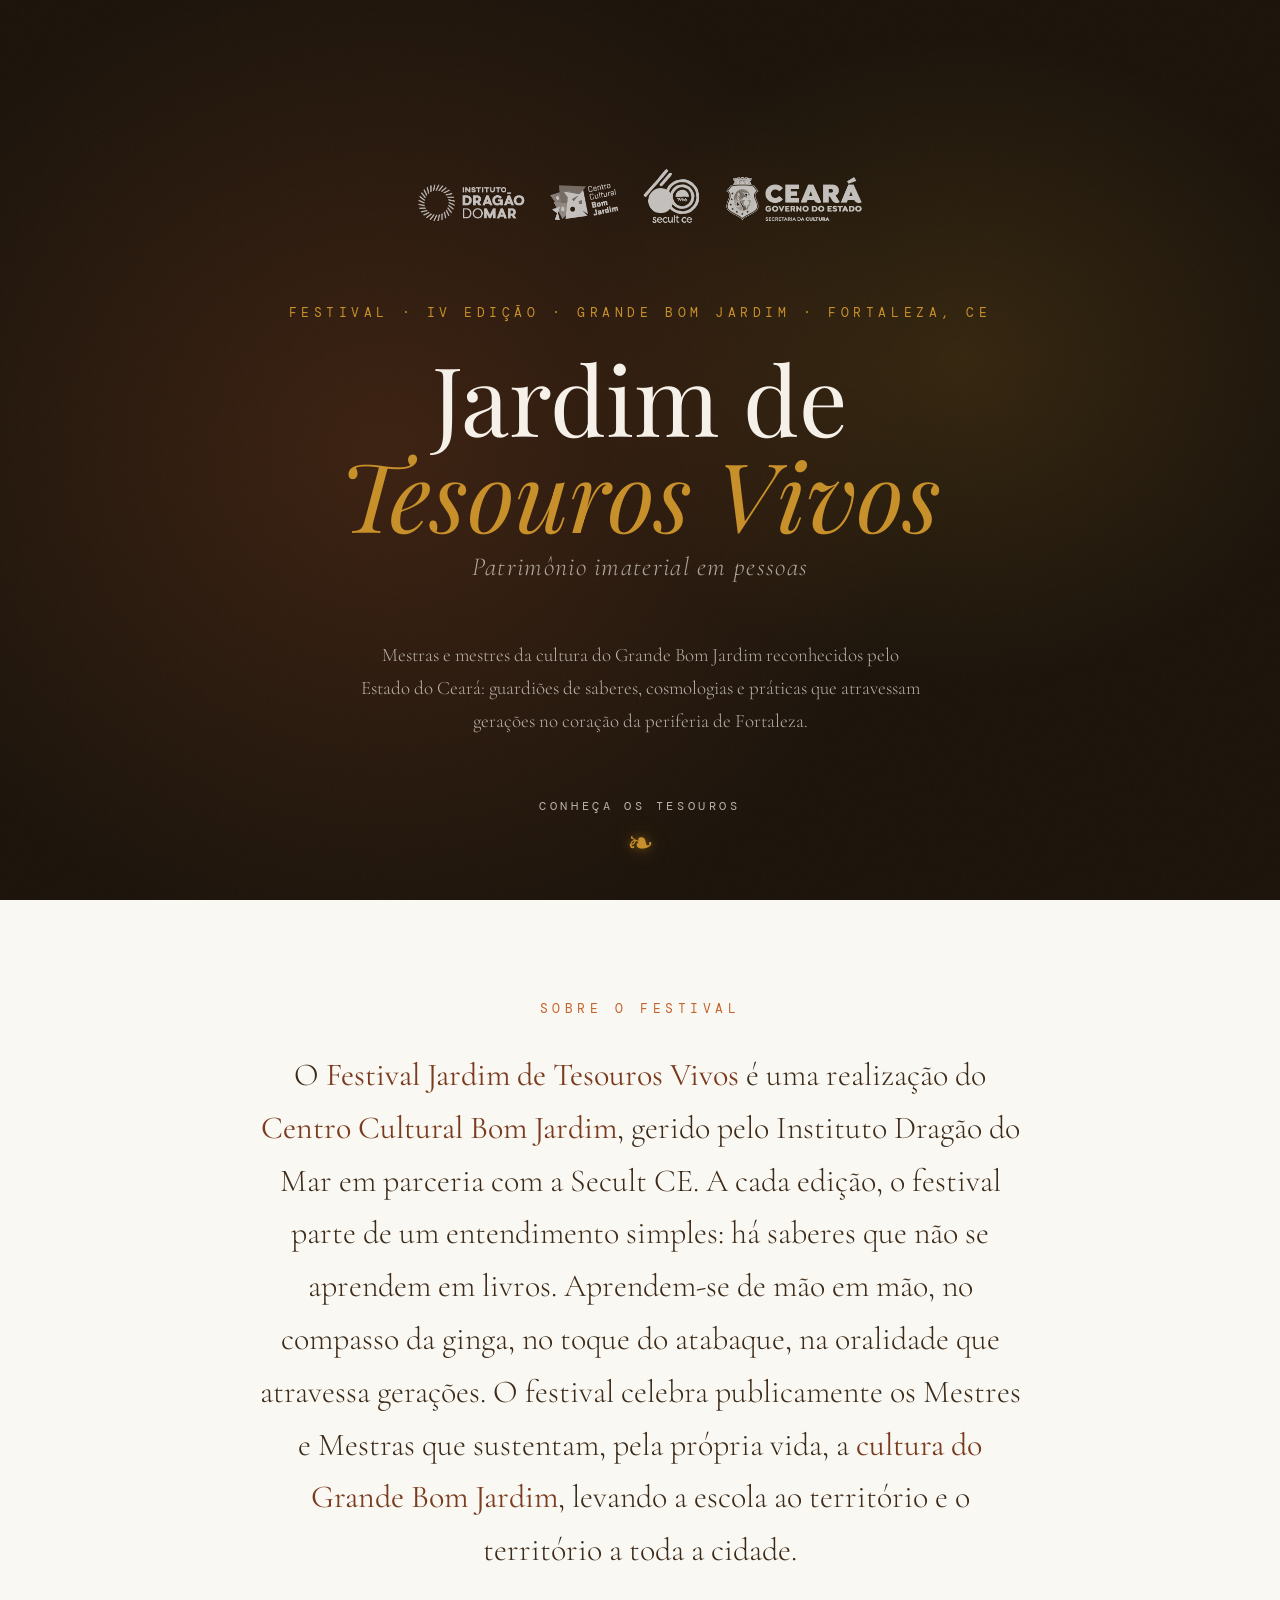
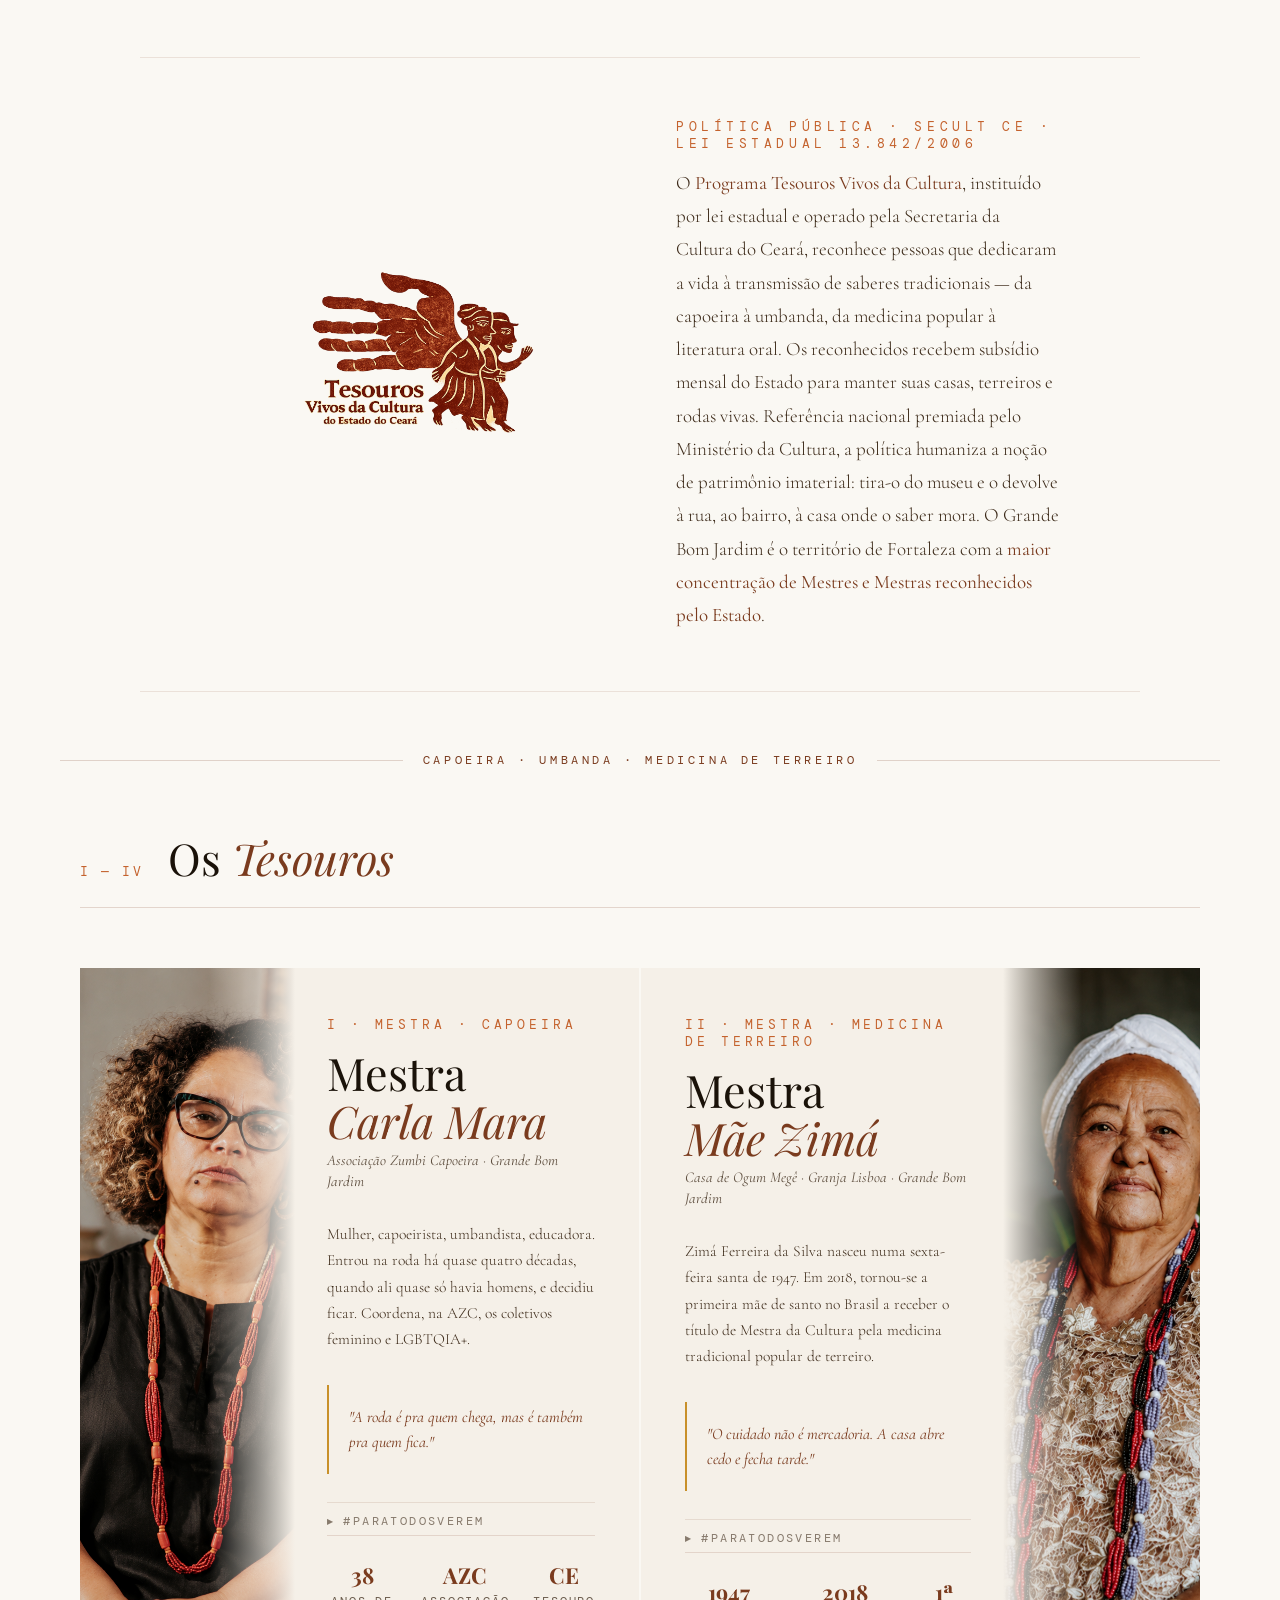
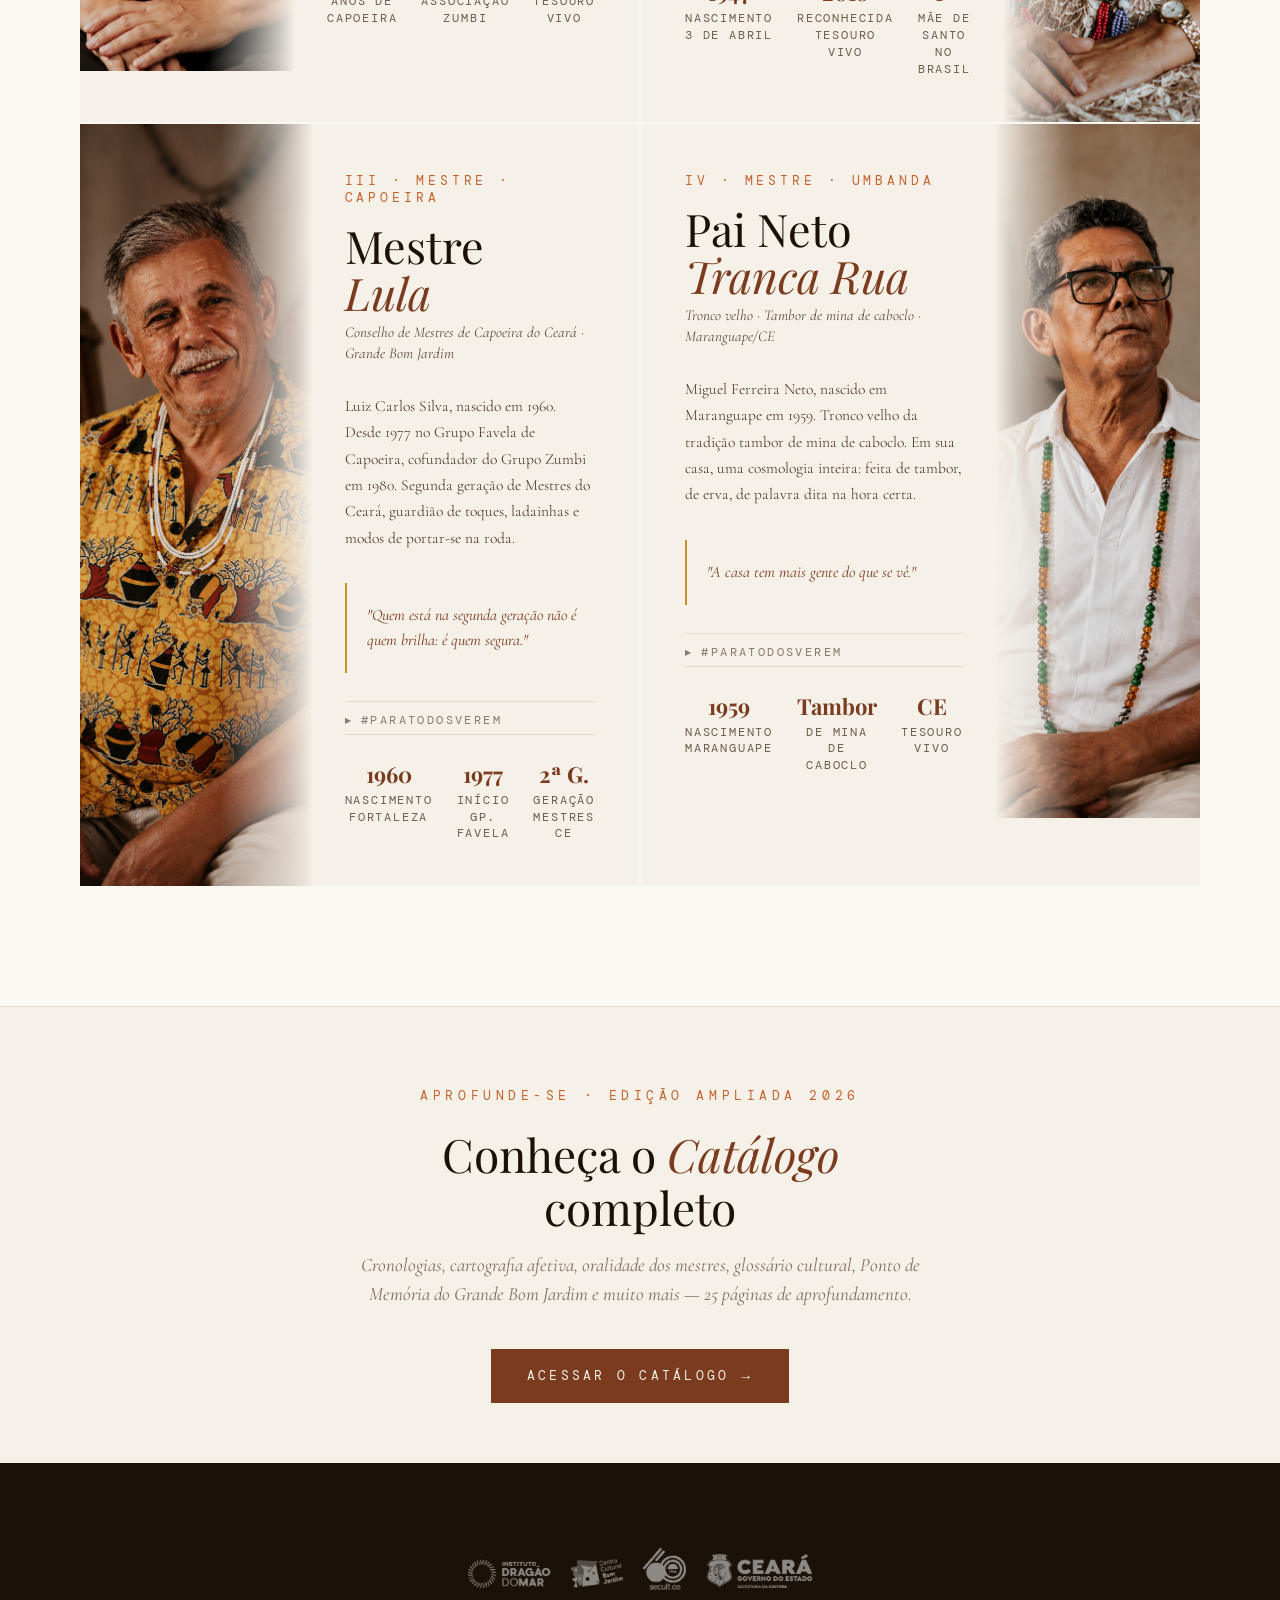
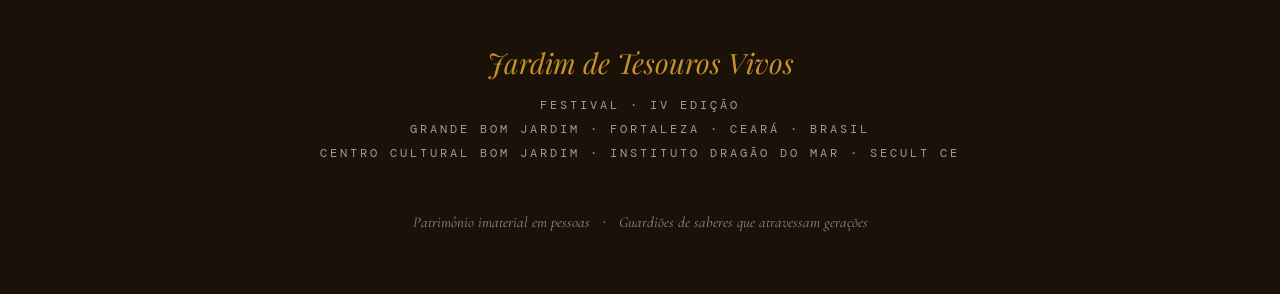
<file: index.html>
<!DOCTYPE html>
<html lang="pt-BR">
<head>
<meta charset="UTF-8">
<meta name="viewport" content="width=device-width, initial-scale=1.0">
<title>Jardim de Tesouros Vivos · Festival · IV Edição</title>
<link rel="preconnect" href="https://fonts.googleapis.com">
<link href="https://fonts.googleapis.com/css2?family=Playfair+Display:ital,wght@0,400;0,700;1,400;1,700&family=Cormorant+Garamond:ital,wght@0,300;0,400;1,300;1,400&family=DM+Mono:wght@300;400&display=swap" rel="stylesheet">
<style>
  *, *::before, *::after { box-sizing: border-box; margin: 0; padding: 0; }

  :root {
    --terra:   #7a3b1e;
    --terra-lt:#c4622d;
    --ouro:    #c8902a;
    --creme:   #f5f0e8;
    --papel:   #faf8f3;
    --tinta:   #1a1209;
    --fumo:    #3d2b1a;
    --sombra:  rgba(26,18,9,0.12);
  }

  html { scroll-behavior: smooth; }

  body {
    font-family: 'Cormorant Garamond', Georgia, serif;
    background: var(--papel);
    color: var(--tinta);
    overflow-x: hidden;
  }


/* ── HERO ── */
.hero {
  position: relative;
  min-height: 100vh;
  display: flex;
  flex-direction: column;
  justify-content: center;
  align-items: center;
  text-align: center;
  padding: 100px 40px 100px;
  overflow: hidden;
  background: var(--tinta);
}

.hero-bg {
  position: absolute;
  inset: 0;
  background:
    radial-gradient(
      ellipse 60% 80% at 30% 50%,
      rgba(122,59,30,0.35) 0%,
      transparent 70%
    ),
    radial-gradient(
      ellipse 50% 60% at 75% 40%,
      rgba(200,144,42,0.15) 0%,
      transparent 60%
    ),
    var(--tinta);
}

.hero-grain {
  position: absolute;
  inset: 0;
  opacity: 0.04;

  background-image: url("data:image/svg+xml,%3Csvg viewBox='0 0 256 256' xmlns='http://www.w3.org/2000/svg'%3E%3Cfilter id='n'%3E%3CfeTurbulence type='fractalNoise' baseFrequency='0.9' numOctaves='4' stitchTiles='stitch'/%3E%3C/filter%3E%3Crect width='100%25' height='100%25' filter='url(%23n)'/%3E%3C/svg%3E");

  background-size: 200px;
}

.logos-bar {
  position: relative;
  margin-bottom: 64px;
  opacity: 0;
  animation: fadeUp 1s ease 0.2s forwards;
}

.logos-bar img {
  height: 72px;
  max-width: 90vw;
  object-fit: contain;
  filter: brightness(0) invert(1) opacity(0.72);
}

.hero-eyebrow {
  position: relative;
  font-family: 'DM Mono', monospace;
  font-size: 13px;
  letter-spacing: 0.35em;
  text-transform: uppercase;
  color: var(--ouro);
  margin-bottom: 28px;
  opacity: 0;
  animation: fadeUp 1s ease 0.4s forwards;
}

.hero-title {
  position: relative;
  font-family: 'Playfair Display', serif;
  font-size: clamp(52px, 8vw, 96px);
  font-weight: 400;
  line-height: 1.0;
  color: var(--creme);
  margin-bottom: 10px;
  opacity: 0;
  animation: fadeUp 1.2s ease 0.6s forwards;
}

.hero-title em {
  font-style: italic;
  color: var(--ouro);
}

.hero-subtitle {
  position: relative;
  font-family: 'Cormorant Garamond', serif;
  font-size: clamp(18px, 2.5vw, 26px);
  font-weight: 300;
  font-style: italic;
  color: rgba(245,240,232,0.65);
  letter-spacing: 0.05em;
  margin-bottom: 56px;
  opacity: 0;
  animation: fadeUp 1s ease 0.8s forwards;
}

.hero-desc {
  position: relative;
  max-width: 560px;
  font-size: 19px;
  line-height: 1.75;
  color: rgba(245,240,232,0.7);
  font-weight: 300;
  opacity: 0;
  animation: fadeUp 1s ease 1s forwards;
}

.hero-scroll {
  position: absolute;
  bottom: 40px;
  left: 0;
  right: 0;

  display: flex;
  flex-direction: column;
  align-items: center;
  gap: 14px;

  opacity: 0;
  animation: fadeUp 1s ease 1.4s forwards;
}

.hero-scroll span {
  font-family: 'DM Mono', monospace;
  font-size: 12px;
  letter-spacing: 0.3em;
  text-transform: uppercase;
  color: rgba(245,240,232,0.72);
}

.hero-scroll .ornament {
  font-family: 'Cormorant Garamond', serif;
  font-size: 42px;
  line-height: 1;

  color: var(--ouro);

  text-shadow:
    0 0 10px rgba(200,144,42,0.45),
    0 0 24px rgba(200,144,42,0.28);

  animation: ornamentBlink 5s ease-in-out infinite;
}

@keyframes ornamentBlink {
  0%, 100% {
    opacity: 1;
    transform: scale(1);
  }

  50% {
    opacity: 0.45;
    transform: scale(1.08);
  }
}

.scroll-ornament {
  font-family: 'Cormorant Garamond', serif;
  font-size: 32px;
  line-height: 1;

  color: var(--ouro);

  text-shadow:
    0 0 10px rgba(200,144,42,0.45),
    0 0 24px rgba(200,144,42,0.28);

  animation: scrollPulse 2s ease-in-out infinite;
}

@keyframes scrollPulse {
  0%, 100% {
    opacity: 0.4;
    transform: translateY(0) scale(1);
  }

  50% {
    opacity: 1;
    transform: translateY(4px) scale(1.08);
  }
}


  /* ── DIVIDER ── */
  .divider {
    display: flex; align-items: center; gap: 20px;
    padding: 0 60px; margin: 60px 0;
  }

  .divider-line { flex: 1; height: 1px; background: rgba(122,59,30,0.2); }

  .divider-glyph {
    font-family: 'DM Mono', monospace;
    font-size: 12px;
    letter-spacing: 0.3em;
    color: var(--terra);
    text-transform: uppercase;
  }

  /* ── INTRO SECTION ── */
  .intro {
    padding: 100px 60px 80px;
    max-width: 900px;
    margin: 0 auto;
    text-align: center;
  }

  .section-label {
    font-family: 'DM Mono', monospace;
    font-size: 13px;
    letter-spacing: 0.35em;
    text-transform: uppercase;
    color: var(--terra-lt);
    display: block;
    margin-bottom: 32px;
  }

  .intro-text {
    font-size: clamp(22px, 3vw, 32px);
    font-weight: 300;
    line-height: 1.65;
    color: var(--fumo);
  }

  .intro-text strong {
    font-weight: 400;
    color: var(--terra);
  }

  /* ── TESOUROS VIVOS CONTEXT ── */
  .tv-context {
    padding: 60px 80px;
    border-top: 1px solid rgba(122,59,30,0.12);
    border-bottom: 1px solid rgba(122,59,30,0.12);
    max-width: 1000px;
    margin: 0 auto 0;
    display: flex;
    align-items: center;
    gap: 56px;
  }

  .tv-context-logo {
    flex-shrink: 0;
    width: 400px;
  }

  .tv-context-logo img {
    width: 100%;
    display: block;
    border-radius: 3px;
  }

  .tv-context-text .tv-label {
    font-family: 'DM Mono', monospace;
    font-size: 13px;
    letter-spacing: 0.35em;
    text-transform: uppercase;
    color: var(--terra-lt);
    display: block;
    margin-bottom: 14px;
  }

  .tv-context-text p {
    font-family: 'Cormorant Garamond', serif;
    font-size: 19px;
    line-height: 1.75;
    color: var(--fumo);
    font-weight: 300;
  }

  .tv-context-text p strong {
    font-weight: 400;
    color: var(--terra);
  }

  @media (max-width: 800px) {
    .tv-context {
      flex-direction: column;
      padding: 40px 24px;
      gap: 32px;
      text-align: center;
    }
    .tv-context-logo { width: 140px; }
  }

  /* ── TESOUROS GRID ── */
  .tesouros {
    padding: 0 40px 120px;
    max-width: 1200px;
    margin: 0 auto;
  }

  .section-header {
    display: flex; align-items: baseline; gap: 24px;
    margin-bottom: 60px;
    padding-bottom: 20px;
    border-bottom: 1px solid rgba(122,59,30,0.18);
  }

  .section-num {
    font-family: 'DM Mono', monospace;
    font-size: 13px;
    color: var(--terra-lt);
    letter-spacing: 0.2em;
  }

  .section-title {
    font-family: 'Playfair Display', serif;
    font-size: clamp(28px, 4vw, 44px);
    font-weight: 400;
    color: var(--tinta);
  }

  .section-title em {
    font-style: italic;
    color: var(--terra);
  }

  .grid {
    display: grid;
    grid-template-columns: repeat(2, 1fr);
    gap: 2px;
  }

  /* ── PROFILE CARD ── */
  .card {
    position: relative;
    overflow: hidden;
    background: var(--creme);
    cursor: pointer;
    transition: transform 0.4s ease;
  }

  .card:hover { transform: scale(0.995); }

  .card-inner {
    display: grid;
    grid-template-columns: 1fr 1.1fr;
    min-height: 500px;
  }

  .card.reverse .card-inner {
    direction: rtl;
  }

  .card.reverse .card-inner > * {
    direction: ltr;
  }

  .card-photo {
    position: relative;
    overflow: hidden;
  }

  .card-photo img {
    width: 100%; height: 100%;
    object-fit: cover;
    object-position: center top;
    display: block;
    filter: saturate(0.88) contrast(1.02);
    transition: transform 0.7s ease, filter 0.5s ease;
  }

  .card:hover .card-photo img {
    transform: scale(1.04);
    filter: saturate(1.0) contrast(1.0);
  }

  .card-photo::after {
    content: '';
    position: absolute; inset: 0;
    background: linear-gradient(to right, transparent 60%, var(--creme));
    pointer-events: none;
  }

  .card.reverse .card-photo::after {
    background: linear-gradient(to left, transparent 60%, var(--creme));
  }

  .card-body {
    padding: 48px 44px 44px 32px;
    display: flex; flex-direction: column; justify-content: space-between;
  }

  .card.reverse .card-body {
    padding: 48px 32px 44px 44px;
  }

  .card-index {
    font-family: 'DM Mono', monospace;
    font-size: 13px;
    letter-spacing: 0.3em;
    text-transform: uppercase;
    color: var(--terra-lt);
    margin-bottom: 16px;
    display: block;
  }

  .card-name {
    font-family: 'Playfair Display', serif;
    font-size: clamp(30px, 3.5vw, 46px);
    font-weight: 400;
    line-height: 1.05;
    color: var(--tinta);
    margin-bottom: 6px;
  }

  .card-name em {
    display: block;
    font-style: italic;
    color: var(--terra);
  }

  .card-role {
    font-family: 'Cormorant Garamond', serif;
    font-size: 15px;
    font-style: italic;
    color: rgba(61,43,26,0.82);
    line-height: 1.45;
    margin-bottom: 28px;
  }

  .card-lead {
    font-size: 15.5px;
    line-height: 1.7;
    color: var(--fumo);
    font-weight: 300;
    margin-bottom: 32px;
    flex: 1;
  }

  .card-stats {
    display: flex; gap: 24px;
    padding-top: 24px;
    border-top: 1px solid rgba(122,59,30,0.15);
  }

  .stat { text-align: center; }

  .stat-num {
    font-family: 'Playfair Display', serif;
    font-size: 22px;
    font-weight: 700;
    color: var(--terra);
    display: block;
  }

  .stat-lbl {
    font-family: 'DM Mono', monospace;
    font-size: 12px;
    letter-spacing: 0.15em;
    text-transform: uppercase;
    color: rgba(61,43,26,0.75);
    line-height: 1.4;
    display: block;
    margin-top: 3px;
  }

  .card-quote {
    font-family: 'Cormorant Garamond', serif;
    font-size: 16px;
    font-style: italic;
    line-height: 1.55;
    color: var(--terra);
    padding: 20px 0 20px 20px;
    border-left: 2px solid var(--ouro);
    margin: 28px 0;
  }

  /* ── FOOTER ── */
  footer {
    background: var(--tinta);
    padding: 80px 60px 60px;
    text-align: center;
  }

  .footer-logos {
    margin-bottom: 40px;
  }

  .footer-logos img {
    height: 56px;
    max-width: 80vw;
    object-fit: contain;
    filter: brightness(0) invert(1) opacity(0.5);
  }

  .footer-title {
    font-family: 'Playfair Display', serif;
    font-size: 28px;
    font-weight: 400;
    font-style: italic;
    color: var(--ouro);
    margin-bottom: 12px;
  }

  .footer-meta {
    font-family: 'DM Mono', monospace;
    font-size: 12px;
    letter-spacing: 0.25em;
    text-transform: uppercase;
    color: rgba(245,240,232,0.62);
    line-height: 2;
  }

  .footer-copy {
    font-family: 'Cormorant Garamond', serif;
    font-size: 15px;
    color: rgba(245,240,232,0.55);
    margin-top: 40px;
    font-style: italic;
  }

  /* ── CTA CATÁLOGO ── */
  .cta-catalogo {
    padding: 80px 60px 60px;
    text-align: center;
    background: var(--creme);
    border-top: 1px solid rgba(122,59,30,0.12);
  }

  .cta-catalogo .cta-eyebrow {
    font-family: 'DM Mono', monospace;
    font-size: 13px;
    letter-spacing: 0.35em;
    text-transform: uppercase;
    color: var(--terra-lt);
    display: block;
    margin-bottom: 24px;
  }

  .cta-catalogo h2 {
    font-family: 'Playfair Display', serif;
    font-size: clamp(28px, 4vw, 46px);
    font-weight: 400;
    color: var(--tinta);
    margin-bottom: 16px;
    line-height: 1.15;
  }

  .cta-catalogo h2 em {
    font-style: italic;
    color: var(--terra);
  }

  .cta-catalogo p {
    font-family: 'Cormorant Garamond', serif;
    font-size: 19px;
    font-style: italic;
    color: rgba(61,43,26,0.65);
    max-width: 560px;
    margin: 0 auto 40px;
    line-height: 1.55;
  }

  .btn-catalogo {
    display: inline-flex;
    align-items: center;
    gap: 12px;
    background: var(--terra);
    color: #f5f0e8;
    text-decoration: none;
    font-family: 'DM Mono', monospace;
    font-size: 13px;
    letter-spacing: 0.25em;
    text-transform: uppercase;
    padding: 18px 36px;
    transition: background 0.25s ease, gap 0.25s ease;
  }

  .btn-catalogo:hover {
    background: var(--terra-lt);
    gap: 18px;
  }

  .btn-catalogo::after {
    content: '→';
    font-size: 14px;
  }

  /* ── ORNAMENT ── */
  .orn {
    display: inline-block;
    font-family: 'Cormorant Garamond', serif;
    font-size: 24px;
    color: var(--ouro);
    opacity: 0.6;
    margin: 0 8px;
  }

  /* ── ANIM ── */
  @keyframes fadeUp {
    from { opacity: 0; transform: translateY(20px); }
    to   { opacity: 1; transform: translateY(0); }
  }

  @keyframes scrollPulse {
    0%, 100% { opacity: 0.4; transform: scaleY(1); }
    50%       { opacity: 1;   transform: scaleY(1.1); }
  }

  .reveal {
    opacity: 0;
    transform: translateY(30px);
    transition: opacity 0.8s ease, transform 0.8s ease;
  }

  .reveal.visible {
    opacity: 1;
    transform: none;
  }

  /* ── LARGE DESKTOP (≥ 1440px) ── */
  @media (min-width: 1440px) {
    .logos-bar img { height: 84px; }
    .hero-desc { max-width: 640px; font-size: 20px; }
    .intro { padding: 120px 80px 100px; }
    .tv-context { padding: 80px 100px; gap: 72px; }
    .tv-context-logo { width: 210px; }
    .tesouros { padding: 0 60px 140px; }
  }

  /* ── TABLET (769px – 1024px) ── */
  @media (max-width: 1024px) {
    .logos-bar img { height: 60px; }
    .grid { grid-template-columns: 1fr; }
    .card-inner { grid-template-columns: 1fr 1.3fr; }
    .card-inner, .card.reverse .card-inner { min-height: 420px; }
    .intro { padding: 80px 40px 60px; }
    .tv-context { padding: 50px 40px; gap: 40px; }
    .tesouros { padding: 0 32px 100px; }
    .cta-catalogo { padding: 60px 40px 50px; }
    footer { padding: 60px 40px 48px; }
  }

  /* ── MOBILE (≤ 768px) ── */
  @media (max-width: 768px) {
    .logos-bar { margin-bottom: 48px; }
    .logos-bar img { height: 52px; }
    .hero { padding: 90px 24px 100px; }
    .hero-scroll { bottom: 32px; }
    .hero-eyebrow { font-size: 12px; letter-spacing: 0.25em; }
    .grid { grid-template-columns: 1fr; }
    .card-inner, .card.reverse .card-inner { grid-template-columns: 1fr; direction: ltr; }
    .card-photo { height: 340px; }
    .card-photo::after, .card.reverse .card-photo::after {
      background: linear-gradient(to top, var(--creme) 5%, transparent 50%);
    }
    .card-body, .card.reverse .card-body { padding: 32px 24px 36px; }
    .card-name { font-size: clamp(28px, 7vw, 40px); }
    .intro { padding: 60px 24px 48px; }
    .intro-text { font-size: clamp(20px, 4.5vw, 28px); }
    .tv-context {
      flex-direction: column;
      padding: 40px 24px;
      gap: 28px;
      text-align: center;
    }
    .tv-context-logo { width: 120px; }
    .tesouros { padding: 0 16px 80px; }
    .divider { padding: 0 20px; margin: 40px 0; }
    .section-header { margin-bottom: 40px; }
    .cta-catalogo { padding: 56px 24px 48px; }
    footer { padding: 56px 24px 44px; }
    .footer-logos img { height: 46px; }
  }

  /* ── ACESSIBILIDADE ── */

  /* Link de pular navegação (skip link) */
  .skip-link {
    position: absolute;
    top: -100%;
    left: 16px;
    z-index: 9999;
    background: var(--ouro);
    color: var(--tinta);
    font-family: 'DM Mono', monospace;
    font-size: 14px;
    font-weight: 700;
    letter-spacing: 0.1em;
    padding: 14px 28px;
    text-decoration: none;
    border-radius: 0 0 4px 4px;
    transition: top 0.2s ease;
    outline: none;
  }
  .skip-link:focus { top: 0; }

  /* Visível apenas para leitores de tela */
  .sr-only {
    position: absolute;
    width: 1px; height: 1px;
    padding: 0; margin: -1px;
    overflow: hidden;
    clip: rect(0,0,0,0);
    white-space: nowrap;
    border: 0;
  }

  /* Foco visível para navegação por teclado */
  :focus-visible {
    outline: 3px solid var(--ouro);
    outline-offset: 3px;
  }

  /* ── AUDIODESCRIÇÃO ── */
  .audiodesc {
    margin: 0;
  }
  .audiodesc summary {
    font-family: 'DM Mono', monospace;
    font-size: 12px;
    letter-spacing: 0.2em;
    text-transform: uppercase;
    color: rgba(61,43,26,0.6);
    cursor: pointer;
    padding: 10px 0 6px;
    list-style: none;
    display: flex;
    align-items: center;
    gap: 8px;
    border-top: 1px solid rgba(122,59,30,0.12);
    margin-top: 8px;
    user-select: none;
    transition: color 0.2s;
  }
  .audiodesc summary::-webkit-details-marker { display: none; }
  .audiodesc summary::before {
    content: '▶';
    font-size: 8px;
    transition: transform 0.2s;
    flex-shrink: 0;
  }
  .audiodesc[open] summary::before { transform: rotate(90deg); }
  .audiodesc summary:hover { color: var(--terra); }
  .audiodesc-body {
    font-family: 'Cormorant Garamond', serif;
    font-size: 15px;
    line-height: 1.65;
    color: rgba(61,43,26,0.8);
    font-style: italic;
    padding: 10px 0 6px;
  }

  /* ── MOBILE PEQUENO (≤ 420px) ── */
  @media (max-width: 420px) {
    .logos-bar img { height: 44px; }
    .hero { padding: 80px 20px 96px; }
    .hero-subtitle { font-size: 17px; margin-bottom: 36px; }
    .hero-desc { font-size: 17px; }
    .scroll-ornament { font-size: 28px; }
    .card-photo { height: 280px; }
    .card-body, .card.reverse .card-body { padding: 24px 20px 28px; }
    .card-stats { gap: 16px; }
    .intro { padding: 48px 20px 40px; }
    .tv-context { padding: 36px 20px; }
    .divider-glyph { font-size: 11px; }
    .tesouros { padding: 0 12px 64px; }
    .btn-catalogo { padding: 16px 28px; font-size: 12px; }
    footer { padding: 48px 20px 36px; }
    .footer-logos img { height: 40px; }
    .footer-title { font-size: 22px; }
  }
</style>
</head>
<body>

<a class="skip-link" href="#conteudo-principal">Pular para o conteúdo</a>

<!-- ═══ HERO ═══ -->
<header class="hero" id="topo" role="banner">
  <div class="hero-bg" aria-hidden="true"></div>
  <div class="hero-grain" aria-hidden="true"></div>

  <div class="logos-bar">
    <img src="image/logo-bar.png"
         alt="Barra de logos institucionais: Instituto Dragão do Mar, Centro Cultural Bom Jardim (CCBJ), Secretaria da Cultura do Estado do Ceará (Secult CE) e Governo do Estado do Ceará">
  </div>

  <p class="hero-eyebrow">Festival · IV Edição · Grande Bom Jardim · Fortaleza, CE</p>

  <h1 class="hero-title">
    Jardim de<br><em>Tesouros Vivos</em>
  </h1>

  <p class="hero-subtitle">Patrimônio imaterial em pessoas</p>

  <p class="hero-desc">
    Mestras e mestres da cultura do Grande Bom Jardim reconhecidos pelo Estado do Ceará:
    guardiões de saberes, cosmologias e práticas que atravessam gerações
    no coração da periferia de Fortaleza.
  </p>

  <div class="hero-scroll" aria-hidden="true">
    <span>Conheça os tesouros</span>
    <div class="scroll-ornament">❧</div>
  </div>
</header>

<!-- ═══ CONTEÚDO PRINCIPAL ═══ -->
<main id="conteudo-principal">

<!-- ═══ INTRO ═══ -->
<section class="intro reveal" aria-labelledby="titulo-sobre-festival">
  <span class="section-label" id="titulo-sobre-festival">Sobre o Festival</span>
  <p class="intro-text">
    O <strong>Festival Jardim de Tesouros Vivos</strong> é uma realização do
    <strong>Centro Cultural Bom Jardim</strong>, gerido pelo Instituto Dragão do Mar
    em parceria com a Secult CE. A cada edição, o festival parte de um entendimento
    simples: há saberes que não se aprendem em livros. Aprendem-se de mão em mão,
    no compasso da ginga, no toque do atabaque, na oralidade que atravessa gerações.
    O festival celebra publicamente os Mestres e Mestras que sustentam, pela própria vida,
    a <strong>cultura do Grande Bom Jardim</strong>, levando a escola ao território
    e o território a toda a cidade.
  </p>
</section>

<!-- ═══ CONTEXTO: TESOUROS VIVOS ═══ -->
<section class="tv-context reveal" aria-labelledby="titulo-tesouros-vivos-programa">
  <div class="tv-context-logo">
    <img src="image/tesouros-vivos.png"
         alt="Logomarca do Programa Tesouros Vivos da Cultura do Estado do Ceará"
         aria-describedby="desc-logo-tesouros">
    <p id="desc-logo-tesouros" class="sr-only">
      Logomarca em estilo de xilogravura nordestina sobre fundo dourado-ocre.
      À direita, duas figuras humanas estilizadas caminham juntas em perfil,
      representando gerações de guardiões da cultura popular. Atrás delas, uma
      grande mão aberta com os dedos estendidos forma o símbolo central,
      evocando o gesto de transmissão, acolhimento e herança cultural. À esquerda,
      o texto em serifado escuro: "Tesouros Vivos da Cultura do Estado do Ceará".
    </p>
  </div>
  <div class="tv-context-text">
    <span class="tv-label" id="titulo-tesouros-vivos-programa">Política pública · Secult CE · Lei estadual 13.842/2006</span>
    <p>
      O <strong>Programa Tesouros Vivos da Cultura</strong>, instituído por lei estadual
      e operado pela Secretaria da Cultura do Ceará, reconhece pessoas que dedicaram
      a vida à transmissão de saberes tradicionais — da capoeira à umbanda, da medicina
      popular à literatura oral. Os reconhecidos recebem subsídio mensal do Estado para
      manter suas casas, terreiros e rodas vivas. Referência nacional premiada pelo
      Ministério da Cultura, a política humaniza a noção de patrimônio imaterial: tira-o
      do museu e o devolve à rua, ao bairro, à casa onde o saber mora. O Grande Bom Jardim
      é o território de Fortaleza com a <strong>maior concentração de Mestres e Mestras
      reconhecidos pelo Estado</strong>.
    </p>
  </div>
</section>

<div class="divider reveal" aria-hidden="true">
  <div class="divider-line"></div>
  <span class="divider-glyph">Capoeira · Umbanda · Medicina de terreiro</span>
  <div class="divider-line"></div>
</div>

<!-- ═══ TESOUROS ═══ -->
<section class="tesouros" aria-labelledby="titulo-os-tesouros">
  <div class="section-header reveal">
    <span class="section-num" aria-hidden="true">I — IV</span>
    <h2 class="section-title" id="titulo-os-tesouros">Os <em>Tesouros</em></h2>
  </div>

  <div class="grid">

    <!-- MESTRA CARLA MARA -->
    <article class="card reveal" aria-labelledby="nome-carla-mara">
      <div class="card-inner">
        <a class="card-photo" href="catalogo/carla-mara.html" aria-label="Ver perfil de Mestra Carla Mara">
          <img src="image/mestra-carla.png"
               alt="Retrato de Mestra Carla Mara, mulher negra, capoeirista e umbandista do Grande Bom Jardim"
               aria-describedby="audiodesc-carla">
        </a>
        <div class="card-body">
          <div>
            <span class="card-index">I · Mestra · Capoeira</span>
            <h3 class="card-name" id="nome-carla-mara">Mestra<em>Carla Mara</em></h3>
            <p class="card-role">Associação Zumbi Capoeira · Grande Bom Jardim</p>
            <p class="card-lead">
              Mulher, capoeirista, umbandista, educadora. Entrou na roda há quase quatro décadas,
              quando ali quase só havia homens, e decidiu ficar. Coordena, na AZC, os coletivos
              feminino e LGBTQIA+.
            </p>
            <div class="card-quote">
              "A roda é pra quem chega, mas é também pra quem fica."
            </div>
            <details class="audiodesc">
              <summary>#ParaTodosVerem</summary>
              <p class="audiodesc-body" id="audiodesc-carla">
                Retrato fotográfico de Mestra Carla Mara. Mulher negra parda de meia-idade, olhar firme
                e direto para a câmera. Usa vestes brancas, indumentária associada à capoeira e
                à umbanda. A composição valoriza sua presença e autoridade como guardiã de quase
                quatro décadas de tradição no Grande Bom Jardim.
              </p>
            </details>
          </div>
          <div class="card-stats">
            <div class="stat">
              <span class="stat-num">38</span>
              <span class="stat-lbl">Anos de<br>capoeira</span>
            </div>
            <div class="stat">
              <span class="stat-num">AZC</span>
              <span class="stat-lbl">Associação<br>Zumbi</span>
            </div>
            <div class="stat">
              <span class="stat-num">CE</span>
              <span class="stat-lbl">Tesouro<br>Vivo</span>
            </div>
          </div>
        </div>
      </div>
    </article>

    <!-- MESTRA MÃE ZIMÁ -->
    <article class="card reverse reveal" aria-labelledby="nome-mae-zima">
      <div class="card-inner">
        <a class="card-photo" href="catalogo/mae-zima.html" aria-label="Ver perfil de Mestra Mãe Zimá">
          <img src="image/mestra-zima.png"
               alt="Retrato de Mestra Mãe Zimá, mulher negra idosa, primeira mãe de santo reconhecida Tesouro Vivo no Brasil"
               aria-describedby="audiodesc-zima">
        </a>
        <div class="card-body">
          <div>
            <span class="card-index">II · Mestra · Medicina de terreiro</span>
            <h3 class="card-name" id="nome-mae-zima">Mestra<em>Mãe Zimá</em></h3>
            <p class="card-role">Casa de Ogum Megê · Granja Lisboa · Grande Bom Jardim</p>
            <p class="card-lead">
              Zimá Ferreira da Silva nasceu numa sexta-feira santa de 1947. Em 2018, tornou-se
              a primeira mãe de santo no Brasil a receber o título de Mestra da Cultura
              pela medicina tradicional popular de terreiro.
            </p>
            <div class="card-quote">
              "O cuidado não é mercadoria. A casa abre cedo e fecha tarde."
            </div>
            <details class="audiodesc">
              <summary>#ParaTodosVerem</summary>
              <p class="audiodesc-body" id="audiodesc-zima">
                Retrato fotográfico de Mestra Mãe Zimá, Zimá Ferreira da Silva. Mulher negra parda idosa,
                nascida em 1947, com expressão serena e acolhedora. Usa turbante e vestimenta
                colorida de terreiro, símbolos de sua autoridade espiritual como mãe de santo
                da Casa de Ogum Megê, na Granja Lisboa. Seu rosto irradia décadas de dedicação
                ao cuidado, à cura e à transmissão da medicina tradicional popular de terreiro.
              </p>
            </details>
          </div>
          <div class="card-stats">
            <div class="stat">
              <span class="stat-num">1947</span>
              <span class="stat-lbl">Nascimento<br>3 de abril</span>
            </div>
            <div class="stat">
              <span class="stat-num">2018</span>
              <span class="stat-lbl">Reconhecida<br>Tesouro Vivo</span>
            </div>
            <div class="stat">
              <span class="stat-num">1ª</span>
              <span class="stat-lbl">Mãe de santo<br>no Brasil</span>
            </div>
          </div>
        </div>
      </div>
    </article>

    <!-- MESTRE LULA -->
    <article class="card reveal" aria-labelledby="nome-mestre-lula">
      <div class="card-inner">
        <a class="card-photo" href="catalogo/mestre-lula.html" aria-label="Ver perfil de Mestre Lula">
          <img src="image/mestre-lula.png"
               alt="Retrato de Mestre Lula, Luiz Carlos Silva, capoeirista e cofundador do Grupo Zumbi no Ceará"
               aria-describedby="audiodesc-lula">
        </a>
        <div class="card-body">
          <div>
            <span class="card-index">III · Mestre · Capoeira</span>
            <h3 class="card-name" id="nome-mestre-lula">Mestre<em>Lula</em></h3>
            <p class="card-role">Conselho de Mestres de Capoeira do Ceará · Grande Bom Jardim</p>
            <p class="card-lead">
              Luiz Carlos Silva, nascido em 1960. Desde 1977 no Grupo Favela de Capoeira,
              cofundador do Grupo Zumbi em 1980. Segunda geração de Mestres do Ceará,
              guardião de toques, ladainhas e modos de portar-se na roda.
            </p>
            <div class="card-quote">
              "Quem está na segunda geração não é quem brilha: é quem segura."
            </div>
            <details class="audiodesc">
              <summary>#ParaTodosVerem</summary>
              <p class="audiodesc-body" id="audiodesc-lula">
                Retrato fotográfico de Mestre Lula, Luiz Carlos Silva, nascido em Fortaleza em 1960.
                Homem negro pardo de meia-idade, expressão concentrada e digna. Sua postura e olhar
                carregam a autoridade de quem, há quase cinco décadas, sustenta a segunda geração
                de mestres de capoeira do Ceará — guardião de toques, ladainhas e da memória
                viva do Grupo Zumbi e do Grupo Favela de Capoeira.
              </p>
            </details>
          </div>
          <div class="card-stats">
            <div class="stat">
              <span class="stat-num">1960</span>
              <span class="stat-lbl">Nascimento<br>Fortaleza</span>
            </div>
            <div class="stat">
              <span class="stat-num">1977</span>
              <span class="stat-lbl">Início<br>Gp. Favela</span>
            </div>
            <div class="stat">
              <span class="stat-num">2ª G.</span>
              <span class="stat-lbl">Geração<br>mestres CE</span>
            </div>
          </div>
        </div>
      </div>
    </article>

    <!-- PAI NETO TRANCA RUA -->
    <article class="card reverse reveal" aria-labelledby="nome-pai-neto">
      <div class="card-inner">
        <a class="card-photo" href="catalogo/pai-neto.html" aria-label="Ver perfil de Pai Neto Tranca Rua">
          <img src="image/mestre-pai-neto.png"
               alt="Retrato de Pai Neto Tranca Rua, Miguel Ferreira Neto, tronco velho do tambor de mina de caboclo"
               aria-describedby="audiodesc-paineto">
        </a>
        <div class="card-body">
          <div>
            <span class="card-index">IV · Mestre · Umbanda</span>
            <h3 class="card-name" id="nome-pai-neto">Pai Neto<em>Tranca Rua</em></h3>
            <p class="card-role">Tronco velho · Tambor de mina de caboclo · Maranguape/CE</p>
            <p class="card-lead">
              Miguel Ferreira Neto, nascido em Maranguape em 1959. Tronco velho da tradição
              tambor de mina de caboclo. Em sua casa, uma cosmologia inteira: feita de tambor,
              de erva, de palavra dita na hora certa.
            </p>
            <div class="card-quote">
              "A casa tem mais gente do que se vê."
            </div>
            <details class="audiodesc">
              <summary>#ParaTodosVerem</summary>
              <p class="audiodesc-body" id="audiodesc-paineto">
                Retrato fotográfico de Pai Neto Tranca Rua, Miguel Ferreira Neto, nascido em
                Maranguape em 1959. Homem negro pardo, líder espiritual do tambor de mina de caboclo.
                Seu semblante é sereno e profundo, marcado pelos anos de dedicação à tradição
                religiosa afro-brasileira. Usa vestes e adornos ligados à sua função espiritual,
                transmitindo a autoridade do tronco velho de sua linhagem.
              </p>
            </details>
          </div>
          <div class="card-stats">
            <div class="stat">
              <span class="stat-num">1959</span>
              <span class="stat-lbl">Nascimento<br>Maranguape</span>
            </div>
            <div class="stat">
              <span class="stat-num">Tambor</span>
              <span class="stat-lbl">de mina<br>de caboclo</span>
            </div>
            <div class="stat">
              <span class="stat-num">CE</span>
              <span class="stat-lbl">Tesouro<br>Vivo</span>
            </div>
          </div>
        </div>
      </div>
    </article>

  </div>
</section>

<!-- ═══ CTA CATÁLOGO ═══ -->
<section class="cta-catalogo reveal">
  <span class="cta-eyebrow">Aprofunde-se · Edição ampliada 2026</span>
  <h2>Conheça o <em>Catálogo</em><br>completo</h2>
  <p>
    Cronologias, cartografia afetiva, oralidade dos mestres, glossário cultural,
    Ponto de Memória do Grande Bom Jardim e muito mais — 25 páginas de aprofundamento.
  </p>
  <a href="catálogo.html" class="btn-catalogo">Acessar o Catálogo</a>
</section>

<!-- ═══ FOOTER ═══ -->
</main>

<footer>
  <div class="footer-logos">
    <img src="image/logos-institucionais.png"
         alt="Logos institucionais: Instituto Dragão do Mar, Centro Cultural Bom Jardim, Secretaria da Cultura do Estado do Ceará e Governo do Estado do Ceará">
  </div>
  <p class="footer-title">Jardim de Tesouros Vivos</p>
  <div class="footer-meta">
    Festival · IV Edição<br>
    Grande Bom Jardim · Fortaleza · Ceará · Brasil<br>
    Centro Cultural Bom Jardim · Instituto Dragão do Mar · Secult CE
  </div>
  <p class="footer-copy">
    Patrimônio imaterial em pessoas <span class="orn" aria-hidden="true">·</span> Guardiões de saberes que atravessam gerações
  </p>
</footer>

<script>
  // Scroll reveal
  const observer = new IntersectionObserver((entries) => {
    entries.forEach(e => {
      if (e.isIntersecting) {
        e.target.classList.add('visible');
        // stagger children if any
        const kids = e.target.querySelectorAll('.reveal-child');
        kids.forEach((k, i) => {
          setTimeout(() => k.classList.add('visible'), i * 120);
        });
      }
    });
  }, { threshold: 0.08 });

  document.querySelectorAll('.reveal').forEach(el => observer.observe(el));
</script>

</body>
</html>
</file>
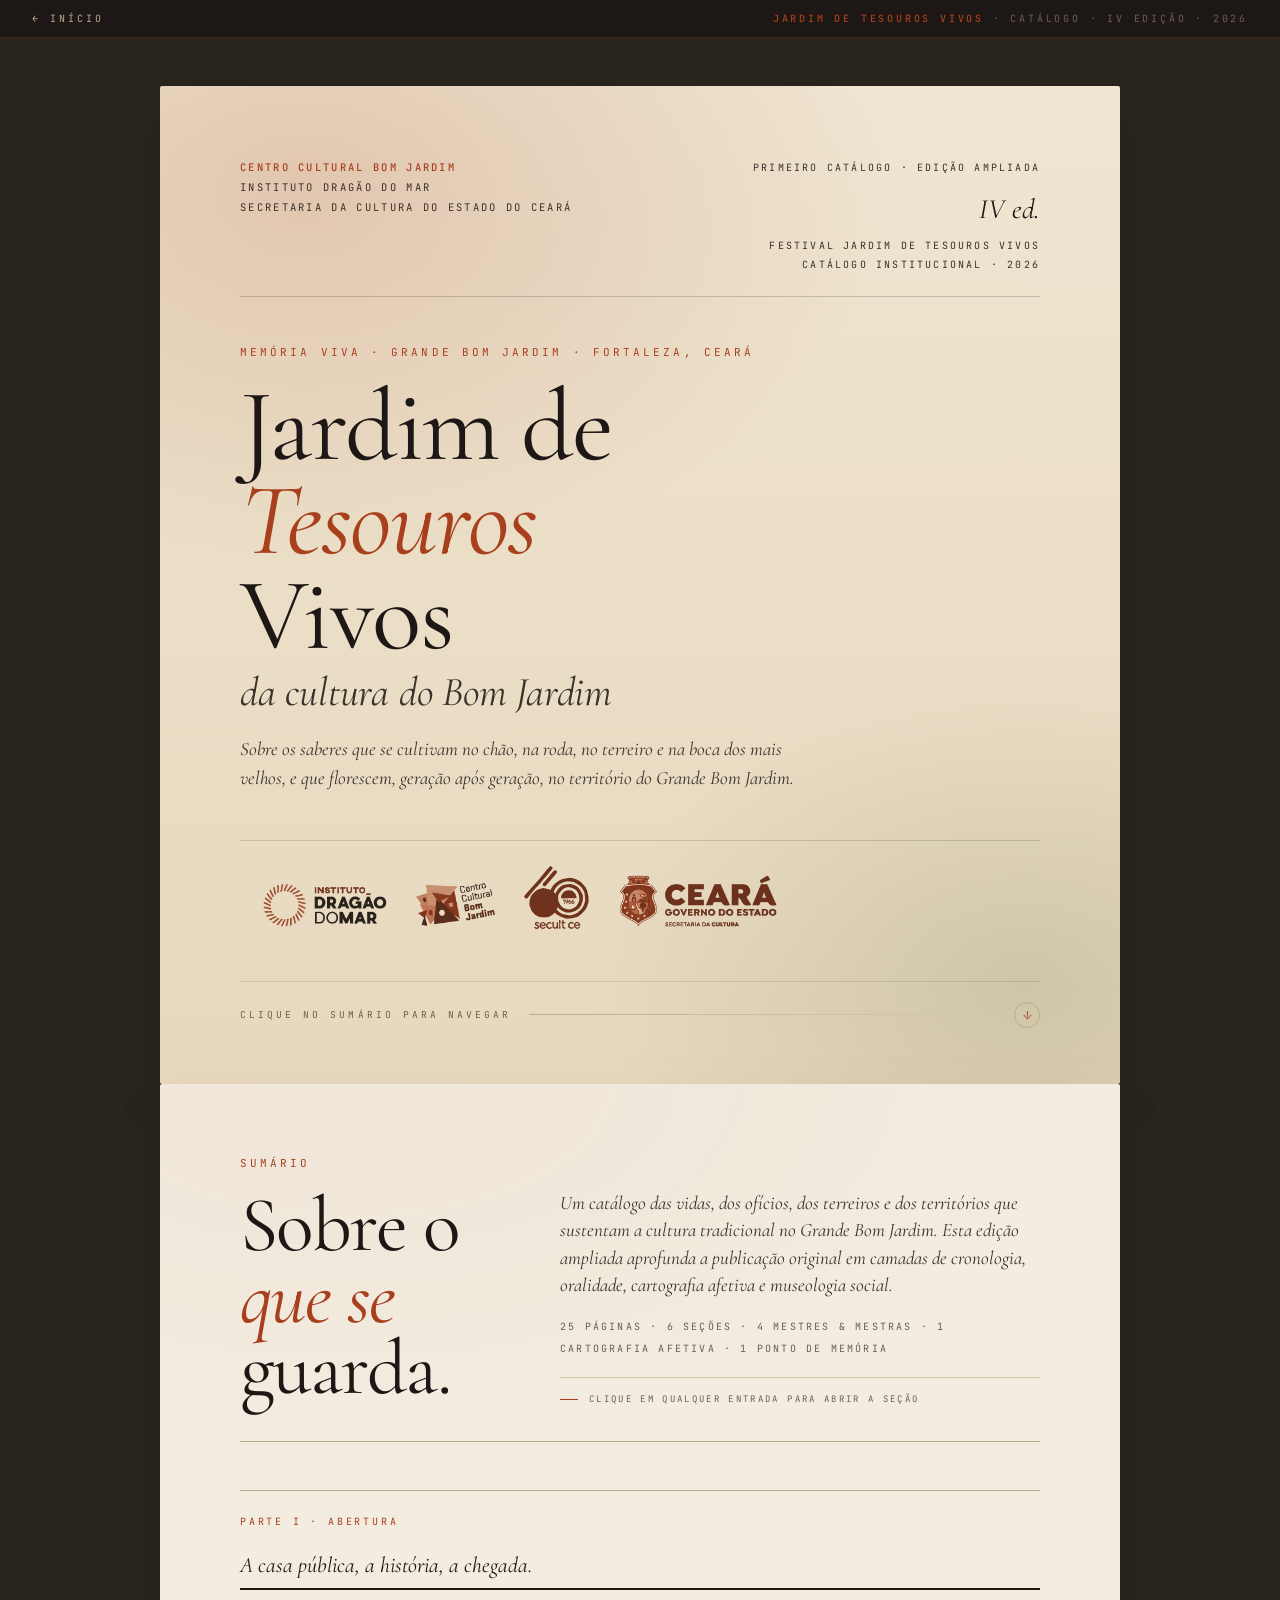
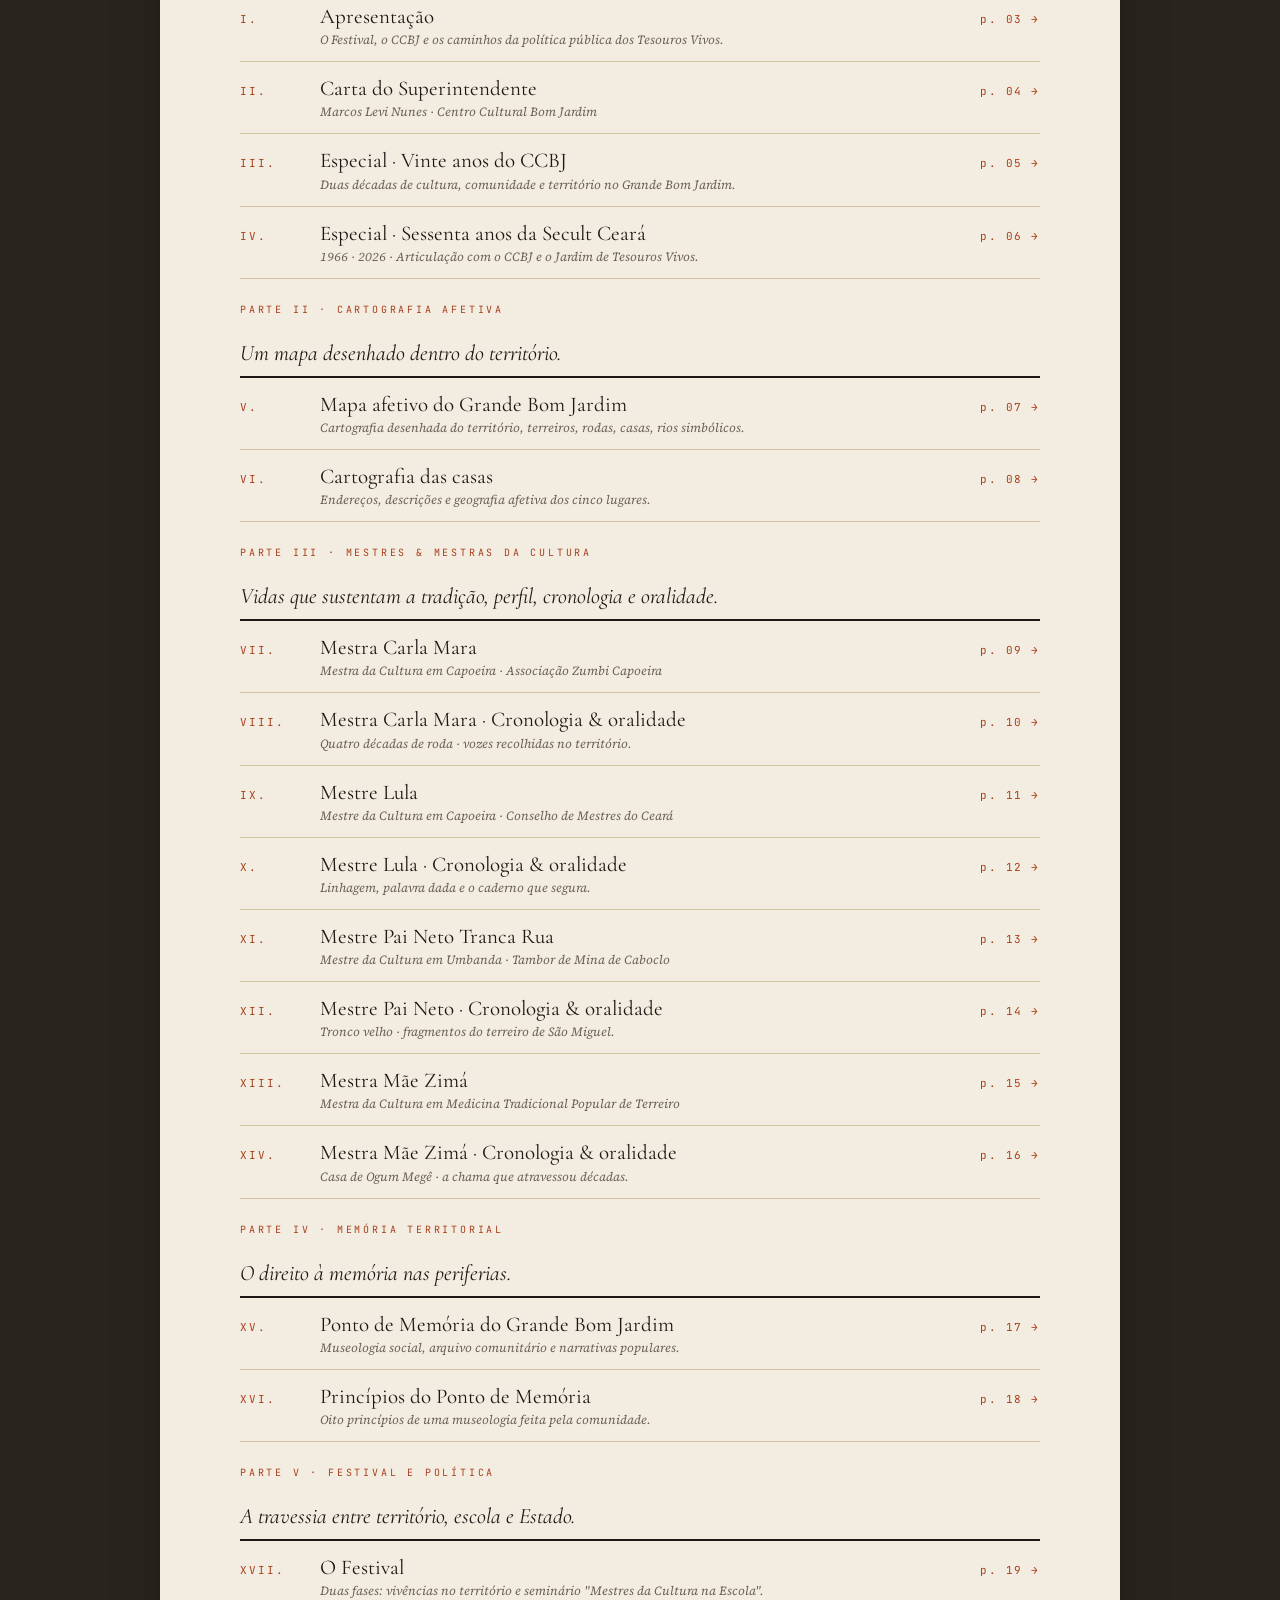
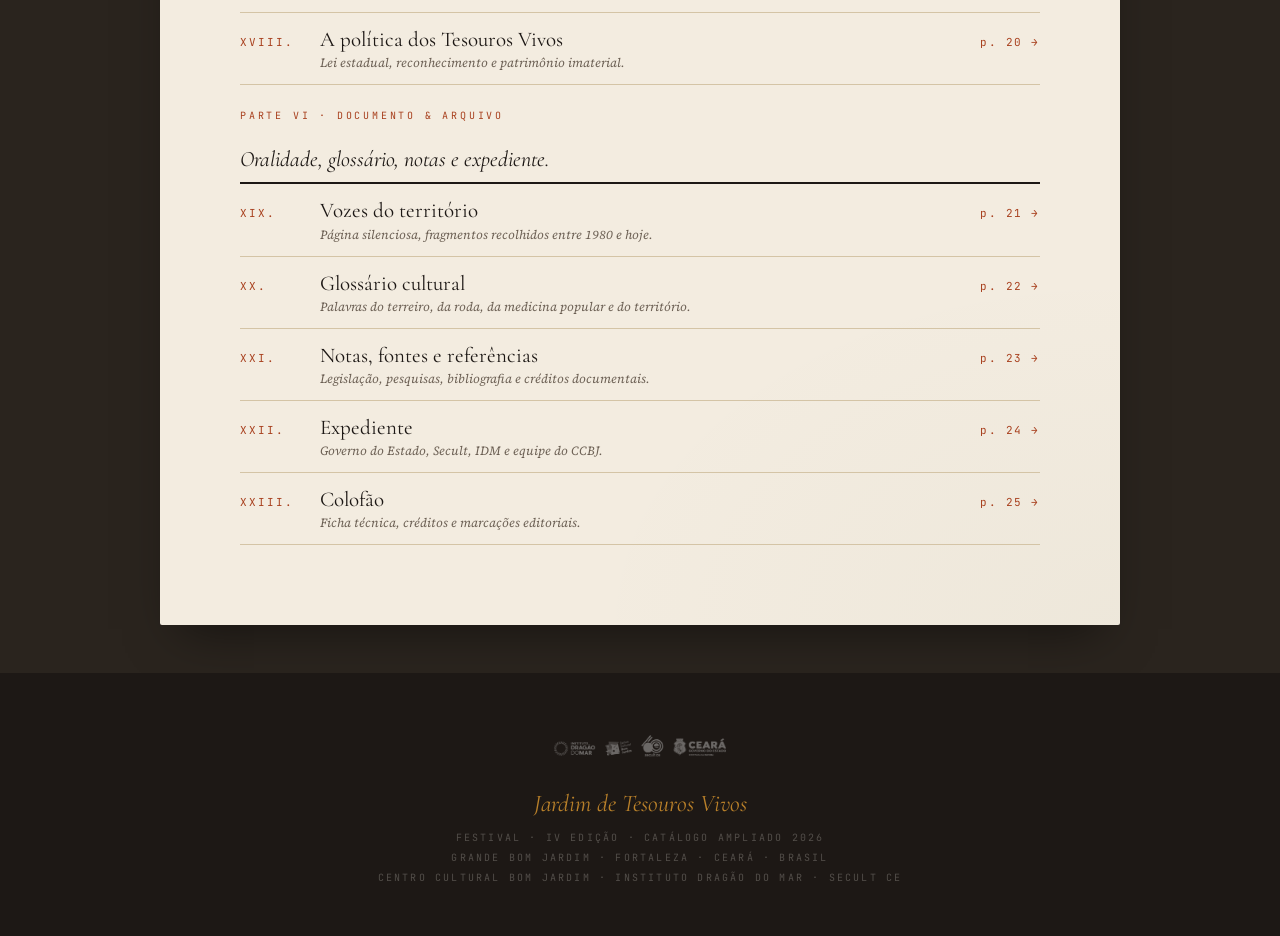
<file: catálogo.html>
<!DOCTYPE html>
<html lang="pt-BR">
<head>
<meta charset="utf-8">
<title>Catálogo · Jardim de Tesouros Vivos · IV Edição · 2026</title>
<meta name="viewport" content="width=device-width, initial-scale=1">
<link rel="preconnect" href="https://fonts.googleapis.com">
<link rel="preconnect" href="https://fonts.gstatic.com" crossorigin>
<link href="https://fonts.googleapis.com/css2?family=Cormorant+Garamond:ital,wght@0,300;0,400;0,500;0,600;1,400;1,500&family=Source+Serif+4:ital,opsz,wght@0,8..60,300;0,8..60,400;0,8..60,500;0,8..60,600;1,8..60,400&family=JetBrains+Mono:wght@400;500&display=swap" rel="stylesheet">

<style>
  *, *::before, *::after { box-sizing: border-box; margin: 0; padding: 0; }

  :root {
    --paper:       #f3ece0;
    --paper-deep:  #ece2cf;
    --ink:         #1d1815;
    --ink-soft:    #3a322c;
    --ink-mute:    #6b5f53;
    --rule:        #b9a98f;
    --rule-soft:   #d4c4a6;
    --terra:       #a8401e;
    --terra-deep:  #8a3014;
    --ocre:        #b9802a;
  }

  html { scroll-behavior: smooth; }

  body {
    font-family: "Source Serif 4", Georgia, serif;
    background: #2a241e;
    color: var(--ink);
    -webkit-font-smoothing: antialiased;
  }

  /* ── BARRA DE RETORNO ── */
  .nav-retorno {
    position: sticky;
    top: 0;
    z-index: 100;
    background: #1d1815;
    display: flex;
    align-items: center;
    justify-content: space-between;
    padding: 12px 32px;
    border-bottom: 1px solid rgba(168,64,30,0.3);
  }
  .nav-retorno a {
    font-family: "JetBrains Mono", monospace;
    font-size: 10px;
    letter-spacing: 0.3em;
    text-transform: uppercase;
    color: var(--rule);
    text-decoration: none;
    transition: color 0.2s ease;
  }
  .nav-retorno a:hover { color: var(--terra); }
  .nav-retorno .nav-title {
    font-family: "JetBrains Mono", monospace;
    font-size: 10px;
    letter-spacing: 0.28em;
    text-transform: uppercase;
    color: var(--ink-mute);
  }
  .nav-retorno .nav-title strong { color: var(--terra); font-weight: 500; }

  /* ── HERO DA CAPA ── */
  .cover-hero {
    background:
      radial-gradient(900px 600px at 15% 10%, rgba(168,64,30,0.18), transparent 65%),
      radial-gradient(700px 500px at 90% 90%, rgba(74,90,50,0.16), transparent 60%),
      linear-gradient(180deg, #efe5d1 0%, #e7d8bd 100%);
    padding: 72px 80px 56px;
    max-width: 960px;
    margin: 48px auto 0;
    border-radius: 2px;
    box-shadow: 0 24px 48px -20px rgba(0,0,0,0.5);
  }

  .cover-head {
    display: flex;
    justify-content: space-between;
    align-items: flex-start;
    border-bottom: 1px solid rgba(0,0,0,0.18);
    padding-bottom: 22px;
    margin-bottom: 48px;
    gap: 32px;
    flex-wrap: wrap;
  }

  .crest {
    font-family: "JetBrains Mono", monospace;
    font-size: 10.5px;
    letter-spacing: 0.22em;
    text-transform: uppercase;
    color: var(--ink-soft);
    line-height: 1.9;
  }
  .crest strong { color: var(--terra); font-weight: 500; }

  .edition {
    text-align: right;
    font-family: "JetBrains Mono", monospace;
    font-size: 10px;
    letter-spacing: 0.22em;
    text-transform: uppercase;
    color: var(--ink-soft);
    line-height: 1.9;
  }
  .edition .roman {
    display: block;
    font-family: "Cormorant Garamond", serif;
    font-style: italic;
    font-size: 28px;
    letter-spacing: 0;
    text-transform: none;
    color: var(--ink);
    margin-top: 6px;
  }

  .eyebrow {
    font-family: "JetBrains Mono", monospace;
    font-size: 11px;
    letter-spacing: 0.28em;
    text-transform: uppercase;
    color: var(--terra);
    display: block;
    margin-bottom: 20px;
  }

  .cover-title {
    font-family: "Cormorant Garamond", serif;
    font-weight: 400;
    font-size: clamp(56px, 8vw, 104px);
    line-height: 0.92;
    letter-spacing: -0.015em;
    color: var(--ink);
    margin-bottom: 24px;
  }
  .cover-title .ital { font-style: italic; color: var(--terra); }
  .cover-title .sm {
    font-size: 0.4em;
    font-style: italic;
    color: var(--ink-soft);
    display: block;
    margin-top: 12px;
    letter-spacing: -0.005em;
  }

  .cover-sub {
    max-width: 580px;
    font-family: "Cormorant Garamond", serif;
    font-size: 19px;
    line-height: 1.5;
    font-style: italic;
    color: var(--ink-soft);
    margin-bottom: 48px;
  }

  /* ── LOGOBAR ── */
  .cover-logobar {
    border-top: 1px solid rgba(0,0,0,0.14);
    padding-top: 18px;
    margin-top: 4px;
  }
  .cover-logobar img {
    display: block;
    width: 100%;
    max-width: 560px;
    height: auto;
    object-fit: contain;
  }

  /* ── SUMÁRIO ── */
  .toc-wrapper {
    max-width: 960px;
    margin: 0 auto 48px;
    background: var(--paper);
    background-image:
      radial-gradient(1200px 600px at 20% 0%, rgba(168,64,30,0.04), transparent 60%),
      radial-gradient(900px 600px at 100% 100%, rgba(74,90,50,0.03), transparent 60%);
    box-shadow: 0 24px 48px -20px rgba(0,0,0,0.5);
    padding: 72px 80px 80px;
    border-radius: 2px;
  }

  .toc-header {
    display: grid;
    grid-template-columns: 1.1fr 2fr;
    gap: 56px;
    margin-bottom: 48px;
    border-bottom: 1px solid var(--rule);
    padding-bottom: 36px;
  }

  .toc-header h2 {
    font-family: "Cormorant Garamond", serif;
    font-size: clamp(52px, 7vw, 78px);
    line-height: 0.92;
    letter-spacing: -0.02em;
    font-weight: 400;
    color: var(--ink);
  }
  .toc-header h2 em { color: var(--terra); }

  .toc-intro {
    align-self: end;
  }
  .toc-intro p {
    font-family: "Cormorant Garamond", serif;
    font-size: 19px;
    line-height: 1.45;
    color: var(--ink-soft);
    font-style: italic;
    margin-bottom: 14px;
  }
  .toc-meta {
    font-family: "JetBrains Mono", monospace;
    font-size: 10px;
    letter-spacing: 0.22em;
    color: var(--ink-mute);
    text-transform: uppercase;
  }

  /* ── LISTA DO SUMÁRIO ── */
  .toc-list {
    list-style: none;
    border-top: 1px solid var(--rule);
  }

  .toc-list li {
    display: grid;
    grid-template-columns: 56px 1fr auto;
    align-items: baseline;
    gap: 20px 24px;
    padding: 14px 0;
    border-bottom: 1px solid var(--rule-soft);
    transition: background 0.15s ease;
  }
  .toc-list li:hover { background: rgba(168,64,30,0.03); }

  .toc-list li.part {
    grid-template-columns: 1fr;
    padding: 24px 0 10px;
    border-bottom: 2px solid var(--ink);
    background: none !important;
    cursor: default;
  }

  .toc-list .part-label {
    font-family: "JetBrains Mono", monospace;
    font-size: 10px;
    letter-spacing: 0.28em;
    color: var(--terra);
    text-transform: uppercase;
    display: block;
    margin-bottom: 4px;
  }

  .toc-list .part-name {
    font-family: "Cormorant Garamond", serif;
    font-style: italic;
    font-size: 22px;
    color: var(--ink);
  }

  .toc-list .num {
    font-family: "JetBrains Mono", monospace;
    font-size: 11px;
    letter-spacing: 0.18em;
    color: var(--terra);
    padding-top: 3px;
  }

  .toc-list .title {
    font-family: "Cormorant Garamond", serif;
    font-size: 21px;
    line-height: 1.2;
    color: var(--ink);
  }
  .toc-list .title a {
    color: inherit;
    text-decoration: none;
    transition: color 0.2s;
  }
  .toc-list .title a:hover { color: var(--terra); }

  .toc-list .title small {
    display: block;
    font-family: "Source Serif 4", serif;
    font-size: 12.5px;
    color: var(--ink-mute);
    font-style: italic;
    margin-top: 3px;
  }

  .toc-link {
    font-family: "JetBrains Mono", monospace;
    font-size: 11px;
    letter-spacing: 0.14em;
    color: var(--terra);
    text-decoration: none;
    white-space: nowrap;
    transition: color 0.2s;
  }
  .toc-link:hover { color: var(--terra-deep); text-decoration: underline; }

  /* ── SCROLL CUE (fundo da capa) ── */
  .scroll-cue {
    display: flex;
    align-items: center;
    gap: 18px;
    margin-top: 38px;
    padding-top: 20px;
    border-top: 1px solid rgba(0,0,0,0.1);
    opacity: 0;
    animation: cue-appear 0.8s ease 1.8s forwards;
  }
  .scroll-cue-label {
    font-family: "JetBrains Mono", monospace;
    font-size: 9.5px;
    letter-spacing: 0.32em;
    text-transform: uppercase;
    color: var(--ink-mute);
    white-space: nowrap;
  }
  .scroll-cue-rule {
    flex: 1;
    height: 1px;
    background: linear-gradient(to right, var(--rule), transparent);
  }
  .scroll-cue-arrow {
    width: 26px;
    height: 26px;
    border: 1px solid var(--rule);
    border-radius: 50%;
    display: flex;
    align-items: center;
    justify-content: center;
    color: var(--terra);
    font-size: 13px;
    flex-shrink: 0;
    animation: arrow-bob 2s ease-in-out 2.8s infinite;
  }

  @keyframes cue-appear {
    from { opacity: 0; transform: translateY(6px); }
    to   { opacity: 1; transform: translateY(0); }
  }
  @keyframes arrow-bob {
    0%, 100% { transform: translateY(0); }
    50%      { transform: translateY(4px); }
  }

  /* ── NAV GUIDE (cabeçalho do sumário) ── */
  .nav-guide {
    display: flex;
    align-items: center;
    gap: 11px;
    margin-top: 20px;
    padding-top: 15px;
    border-top: 1px solid var(--rule-soft);
    opacity: 0;
    animation: cue-appear 0.6s ease 0.4s forwards;
  }
  .nav-guide::before {
    content: "";
    display: inline-block;
    width: 18px;
    height: 1px;
    background: var(--terra);
    flex-shrink: 0;
  }
  .nav-guide span {
    font-family: "JetBrains Mono", monospace;
    font-size: 9px;
    letter-spacing: 0.26em;
    text-transform: uppercase;
    color: var(--ink-mute);
  }

  /* ── LINHA INTEIRA CLICÁVEL ── */
  .toc-list li:not(.part) { cursor: pointer; }
  .toc-list li:not(.part):hover { background: rgba(168,64,30,0.045); }

  /* ── FOOTER ── */
  footer {
    background: #1d1815;
    padding: 60px 60px 48px;
    text-align: center;
    margin-top: 0;
  }
  footer img {
    height: 28px;
    filter: brightness(0) invert(1) opacity(0.35);
    margin-bottom: 28px;
    display: block;
    margin-left: auto;
    margin-right: auto;
  }
  .footer-title {
    font-family: "Cormorant Garamond", serif;
    font-size: 24px;
    font-style: italic;
    color: var(--ocre);
    margin-bottom: 10px;
  }
  .footer-meta {
    font-family: "JetBrains Mono", monospace;
    font-size: 10px;
    letter-spacing: 0.22em;
    text-transform: uppercase;
    color: rgba(245,240,232,0.25);
    line-height: 2;
  }

  /* ── RESPONSIVO ── */
  @media (max-width: 800px) {
    .cover-hero, .toc-wrapper { padding: 40px 24px 48px; }
    .cover-head { flex-direction: column; gap: 16px; }
    .edition { text-align: left; }
    .toc-header { grid-template-columns: 1fr; gap: 24px; }
    .toc-list li { grid-template-columns: 40px 1fr; }
    .toc-list li .toc-link { display: none; }
    footer { padding: 40px 24px 32px; }
  }
</style>
</head>
<body>

<nav class="nav-retorno" aria-label="Navegação principal">
  <a href="index.html">← Início</a>
  <span class="nav-title"><strong>Jardim de Tesouros Vivos</strong> · Catálogo · IV Edição · 2026</span>
</nav>

<!-- ── CAPA ── -->
<div class="cover-hero">
  <div class="cover-head">
    <div class="crest">
      <strong>Centro Cultural Bom Jardim</strong><br>
      Instituto Dragão do Mar<br>
      Secretaria da Cultura do Estado do Ceará
    </div>
    <div class="edition">
      Primeiro catálogo · edição ampliada
      <span class="roman">IV ed.</span>
      Festival Jardim de Tesouros Vivos<br>
      Catálogo institucional · 2026
    </div>
  </div>

  <span class="eyebrow">Memória viva · Grande Bom Jardim · Fortaleza, Ceará</span>

  <h1 class="cover-title">
    Jardim de<br>
    <span class="ital">Tesouros</span><br>
    Vivos
    <span class="sm">da cultura do Bom Jardim</span>
  </h1>

  <p class="cover-sub">
    Sobre os saberes que se cultivam no chão, na roda, no terreiro e na boca dos mais velhos, e que florescem, geração após geração, no território do Grande Bom Jardim.
  </p>

  <div class="cover-logobar">
    <img src="image/logos-institucionais.png" alt="Instituto Dragão do Mar · CCBJ · Secult Ceará · Governo do Estado do Ceará">
  </div>

  <div class="scroll-cue" aria-hidden="true">
    <span class="scroll-cue-label">Clique no Sumário para navegar</span>
    <span class="scroll-cue-rule"></span>
    <span class="scroll-cue-arrow">↓</span>
  </div>
</div>

<!-- ── SUMÁRIO ── -->
<div class="toc-wrapper">
  <div class="toc-header">
    <div>
      <span class="eyebrow">Sumário</span>
      <h2>Sobre o<br><em>que se</em><br>guarda.</h2>
    </div>
    <div class="toc-intro">
      <p>Um catálogo das vidas, dos ofícios, dos terreiros e dos territórios que sustentam a cultura tradicional no Grande Bom Jardim. Esta edição ampliada aprofunda a publicação original em camadas de cronologia, oralidade, cartografia afetiva e museologia social.</p>
      <span class="toc-meta">25 páginas · 6 seções · 4 mestres &amp; mestras · 1 cartografia afetiva · 1 ponto de memória</span>
      <div class="nav-guide" aria-label="Instrução de navegação">
        <span>Clique em qualquer entrada para abrir a seção</span>
      </div>
    </div>
  </div>

  <ol class="toc-list">

    <li class="part">
      <span class="part-label">PARTE I · Abertura</span>
      <span class="part-name">A casa pública, a história, a chegada.</span>
    </li>
    <li>
      <span class="num">I.</span>
      <span class="title"><a href="catalogo/apresentacao.html">Apresentação<small>O Festival, o CCBJ e os caminhos da política pública dos Tesouros Vivos.</small></a></span>
      <a href="catalogo/apresentacao.html" class="toc-link">p.&nbsp;03 →</a>
    </li>
    <li>
      <span class="num">II.</span>
      <span class="title"><a href="catalogo/apresentacao.html">Carta do Superintendente<small>Marcos Levi Nunes · Centro Cultural Bom Jardim</small></a></span>
      <a href="catalogo/apresentacao.html" class="toc-link">p.&nbsp;04 →</a>
    </li>
    <li>
      <span class="num">III.</span>
      <span class="title"><a href="catalogo/especiais.html">Especial · Vinte anos do CCBJ<small>Duas décadas de cultura, comunidade e território no Grande Bom Jardim.</small></a></span>
      <a href="catalogo/especiais.html" class="toc-link">p.&nbsp;05 →</a>
    </li>
    <li>
      <span class="num">IV.</span>
      <span class="title"><a href="catalogo/especiais.html">Especial · Sessenta anos da Secult Ceará<small>1966 · 2026 · Articulação com o CCBJ e o Jardim de Tesouros Vivos.</small></a></span>
      <a href="catalogo/especiais.html" class="toc-link">p.&nbsp;06 →</a>
    </li>

    <li class="part">
      <span class="part-label">PARTE II · Cartografia afetiva</span>
      <span class="part-name">Um mapa desenhado dentro do território.</span>
    </li>
    <li>
      <span class="num">V.</span>
      <span class="title"><a href="catalogo/cartografia.html">Mapa afetivo do Grande Bom Jardim<small>Cartografia desenhada do território, terreiros, rodas, casas, rios simbólicos.</small></a></span>
      <a href="catalogo/cartografia.html" class="toc-link">p.&nbsp;07 →</a>
    </li>
    <li>
      <span class="num">VI.</span>
      <span class="title"><a href="catalogo/cartografia.html">Cartografia das casas<small>Endereços, descrições e geografia afetiva dos cinco lugares.</small></a></span>
      <a href="catalogo/cartografia.html" class="toc-link">p.&nbsp;08 →</a>
    </li>

    <li class="part">
      <span class="part-label">PARTE III · Mestres &amp; Mestras da Cultura</span>
      <span class="part-name">Vidas que sustentam a tradição, perfil, cronologia e oralidade.</span>
    </li>
    <li>
      <span class="num">VII.</span>
      <span class="title"><a href="catalogo/carla-mara.html">Mestra Carla Mara<small>Mestra da Cultura em Capoeira · Associação Zumbi Capoeira</small></a></span>
      <a href="catalogo/carla-mara.html" class="toc-link">p.&nbsp;09 →</a>
    </li>
    <li>
      <span class="num">VIII.</span>
      <span class="title"><a href="catalogo/carla-mara.html">Mestra Carla Mara · Cronologia &amp; oralidade<small>Quatro décadas de roda · vozes recolhidas no território.</small></a></span>
      <a href="catalogo/carla-mara.html" class="toc-link">p.&nbsp;10 →</a>
    </li>
    <li>
      <span class="num">IX.</span>
      <span class="title"><a href="catalogo/mestre-lula.html">Mestre Lula<small>Mestre da Cultura em Capoeira · Conselho de Mestres do Ceará</small></a></span>
      <a href="catalogo/mestre-lula.html" class="toc-link">p.&nbsp;11 →</a>
    </li>
    <li>
      <span class="num">X.</span>
      <span class="title"><a href="catalogo/mestre-lula.html">Mestre Lula · Cronologia &amp; oralidade<small>Linhagem, palavra dada e o caderno que segura.</small></a></span>
      <a href="catalogo/mestre-lula.html" class="toc-link">p.&nbsp;12 →</a>
    </li>
    <li>
      <span class="num">XI.</span>
      <span class="title"><a href="catalogo/pai-neto.html">Mestre Pai Neto Tranca Rua<small>Mestre da Cultura em Umbanda · Tambor de Mina de Caboclo</small></a></span>
      <a href="catalogo/pai-neto.html" class="toc-link">p.&nbsp;13 →</a>
    </li>
    <li>
      <span class="num">XII.</span>
      <span class="title"><a href="catalogo/pai-neto.html">Mestre Pai Neto · Cronologia &amp; oralidade<small>Tronco velho · fragmentos do terreiro de São Miguel.</small></a></span>
      <a href="catalogo/pai-neto.html" class="toc-link">p.&nbsp;14 →</a>
    </li>
    <li>
      <span class="num">XIII.</span>
      <span class="title"><a href="catalogo/mae-zima.html">Mestra Mãe Zimá<small>Mestra da Cultura em Medicina Tradicional Popular de Terreiro</small></a></span>
      <a href="catalogo/mae-zima.html" class="toc-link">p.&nbsp;15 →</a>
    </li>
    <li>
      <span class="num">XIV.</span>
      <span class="title"><a href="catalogo/mae-zima.html">Mestra Mãe Zimá · Cronologia &amp; oralidade<small>Casa de Ogum Megê · a chama que atravessou décadas.</small></a></span>
      <a href="catalogo/mae-zima.html" class="toc-link">p.&nbsp;16 →</a>
    </li>

    <li class="part">
      <span class="part-label">PARTE IV · Memória territorial</span>
      <span class="part-name">O direito à memória nas periferias.</span>
    </li>
    <li>
      <span class="num">XV.</span>
      <span class="title"><a href="catalogo/ponto-de-memoria.html">Ponto de Memória do Grande Bom Jardim<small>Museologia social, arquivo comunitário e narrativas populares.</small></a></span>
      <a href="catalogo/ponto-de-memoria.html" class="toc-link">p.&nbsp;17 →</a>
    </li>
    <li>
      <span class="num">XVI.</span>
      <span class="title"><a href="catalogo/ponto-de-memoria.html">Princípios do Ponto de Memória<small>Oito princípios de uma museologia feita pela comunidade.</small></a></span>
      <a href="catalogo/ponto-de-memoria.html" class="toc-link">p.&nbsp;18 →</a>
    </li>

    <li class="part">
      <span class="part-label">PARTE V · Festival e Política</span>
      <span class="part-name">A travessia entre território, escola e Estado.</span>
    </li>
    <li>
      <span class="num">XVII.</span>
      <span class="title"><a href="catalogo/festival.html">O Festival<small>Duas fases: vivências no território e seminário "Mestres da Cultura na Escola".</small></a></span>
      <a href="catalogo/festival.html" class="toc-link">p.&nbsp;19 →</a>
    </li>
    <li>
      <span class="num">XVIII.</span>
      <span class="title"><a href="catalogo/festival.html">A política dos Tesouros Vivos<small>Lei estadual, reconhecimento e patrimônio imaterial.</small></a></span>
      <a href="catalogo/festival.html" class="toc-link">p.&nbsp;20 →</a>
    </li>

    <li class="part">
      <span class="part-label">PARTE VI · Documento &amp; arquivo</span>
      <span class="part-name">Oralidade, glossário, notas e expediente.</span>
    </li>
    <li>
      <span class="num">XIX.</span>
      <span class="title"><a href="catalogo/arquivo.html">Vozes do território<small>Página silenciosa, fragmentos recolhidos entre 1980 e hoje.</small></a></span>
      <a href="catalogo/arquivo.html" class="toc-link">p.&nbsp;21 →</a>
    </li>
    <li>
      <span class="num">XX.</span>
      <span class="title"><a href="catalogo/arquivo.html">Glossário cultural<small>Palavras do terreiro, da roda, da medicina popular e do território.</small></a></span>
      <a href="catalogo/arquivo.html" class="toc-link">p.&nbsp;22 →</a>
    </li>
    <li>
      <span class="num">XXI.</span>
      <span class="title"><a href="catalogo/arquivo.html">Notas, fontes e referências<small>Legislação, pesquisas, bibliografia e créditos documentais.</small></a></span>
      <a href="catalogo/arquivo.html" class="toc-link">p.&nbsp;23 →</a>
    </li>
    <li>
      <span class="num">XXII.</span>
      <span class="title"><a href="catalogo/arquivo.html">Expediente<small>Governo do Estado, Secult, IDM e equipe do CCBJ.</small></a></span>
      <a href="catalogo/arquivo.html" class="toc-link">p.&nbsp;24 →</a>
    </li>
    <li>
      <span class="num">XXIII.</span>
      <span class="title"><a href="catalogo/arquivo.html">Colofão<small>Ficha técnica, créditos e marcações editoriais.</small></a></span>
      <a href="catalogo/arquivo.html" class="toc-link">p.&nbsp;25 →</a>
    </li>

  </ol>
</div>

<footer>
  <img src="image/logos-institucionais.png" alt="Logos institucionais">
  <p class="footer-title">Jardim de Tesouros Vivos</p>
  <div class="footer-meta">
    Festival · IV Edição · Catálogo ampliado 2026<br>
    Grande Bom Jardim · Fortaleza · Ceará · Brasil<br>
    Centro Cultural Bom Jardim · Instituto Dragão do Mar · Secult CE
  </div>
</footer>


<script>
  /* Torna toda a linha do sumário clicável, não só o texto do título */
  document.querySelectorAll('.toc-list li:not(.part)').forEach(function(li) {
    li.addEventListener('click', function(e) {
      if (!e.target.closest('a')) {
        var a = li.querySelector('a');
        if (a) a.click();
      }
    });
  });
</script>

</body>
</html>
</file>
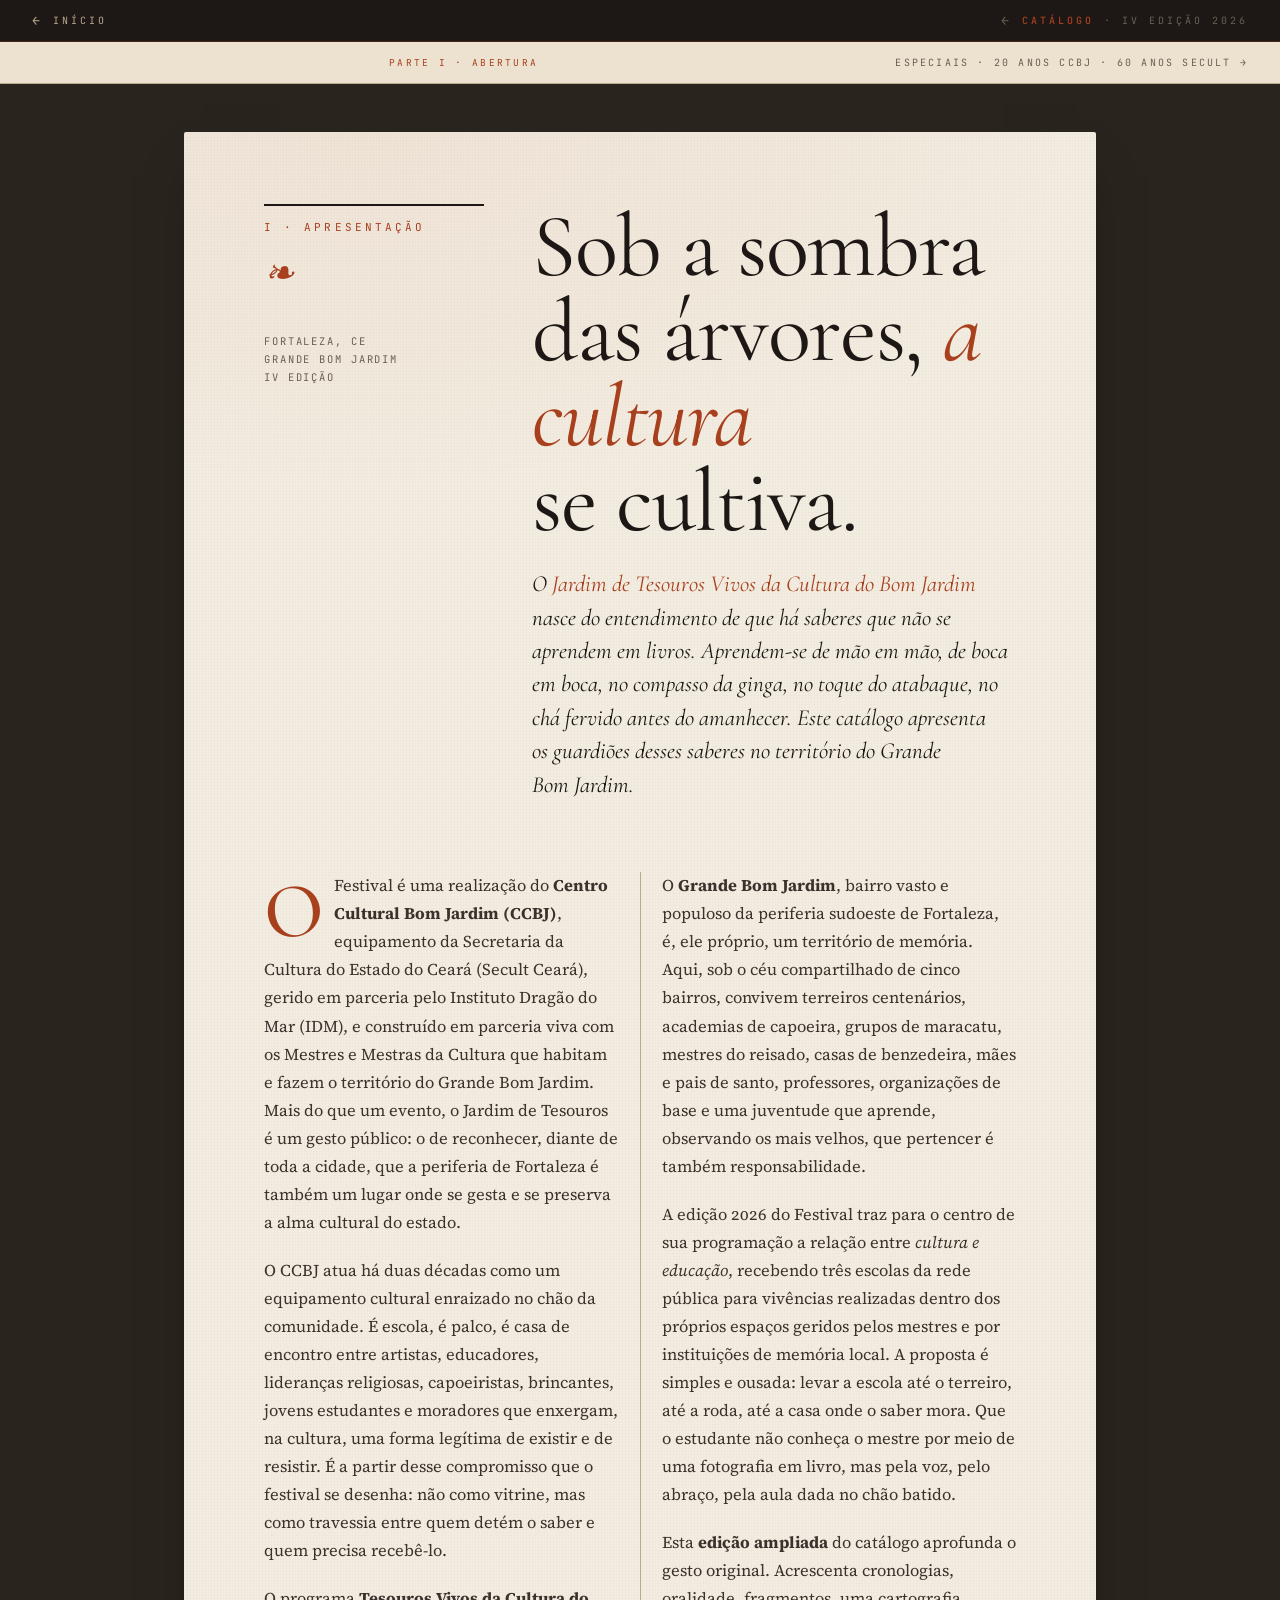
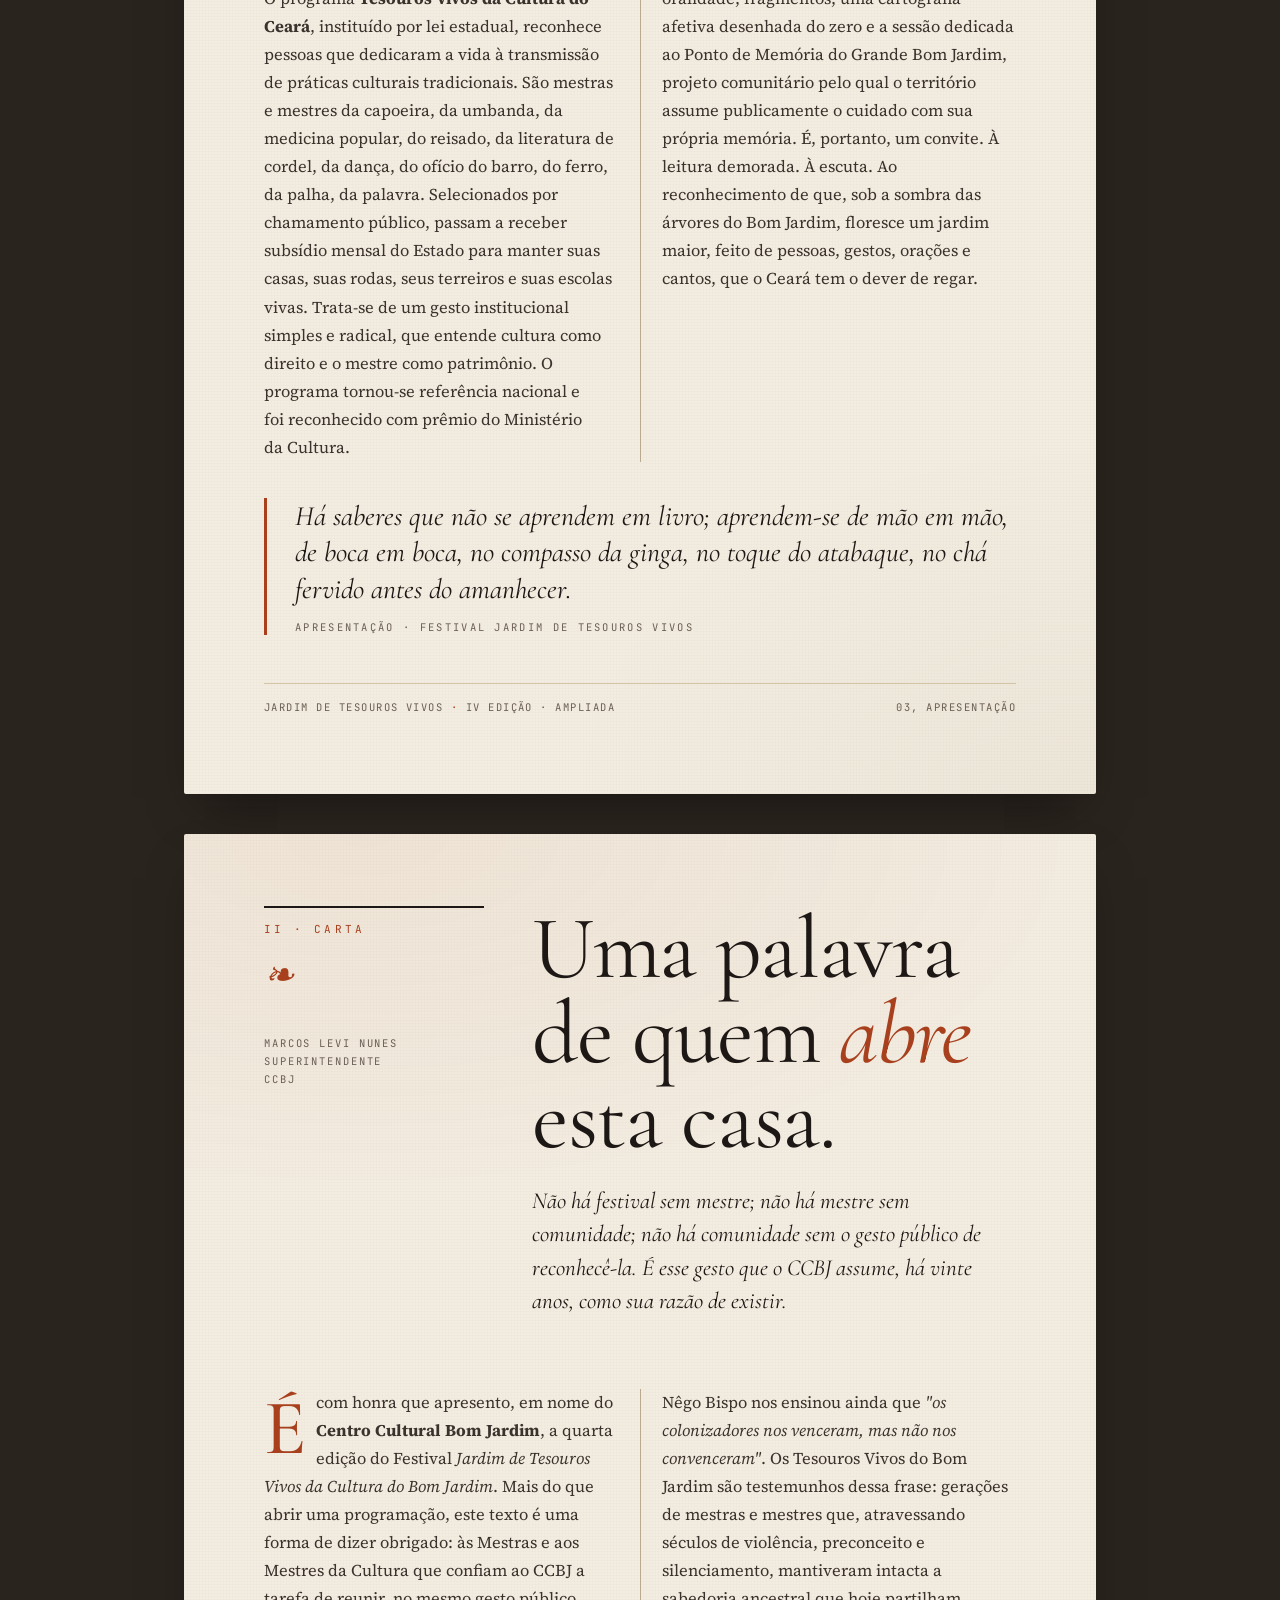
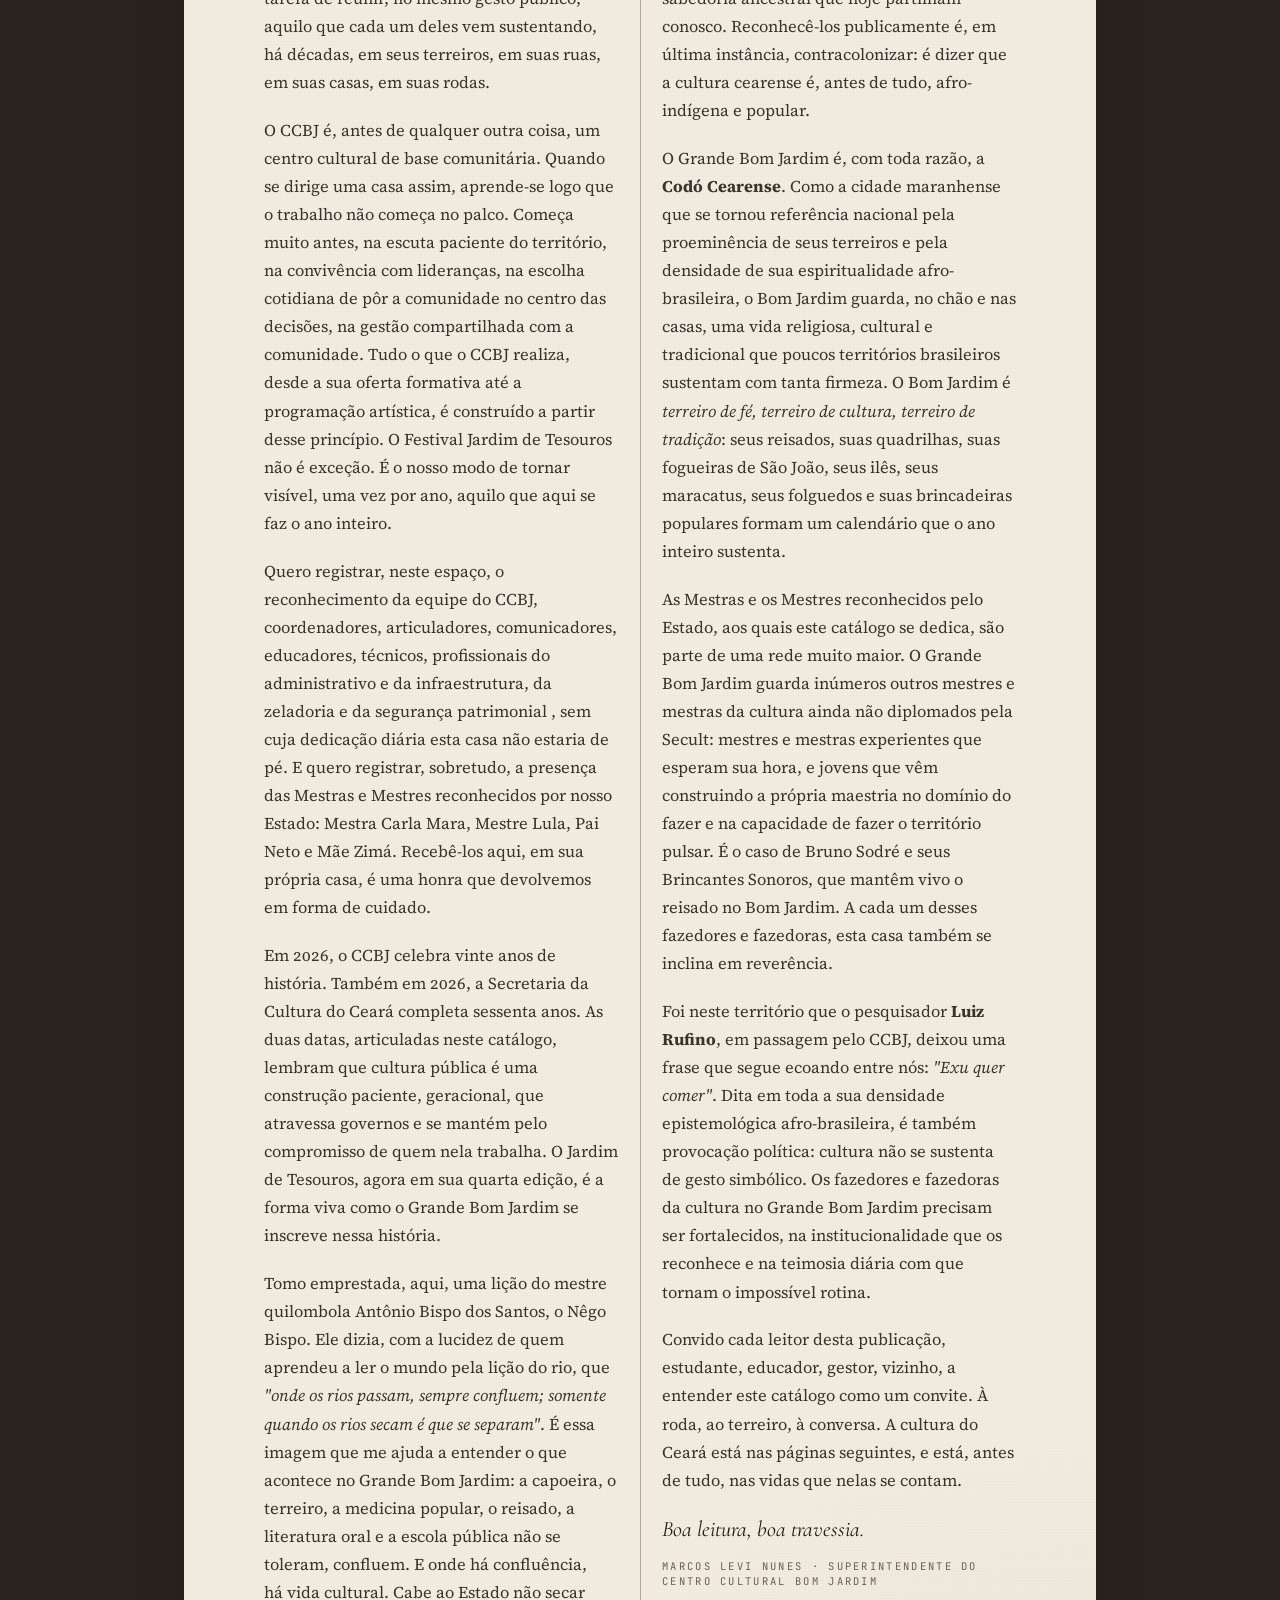
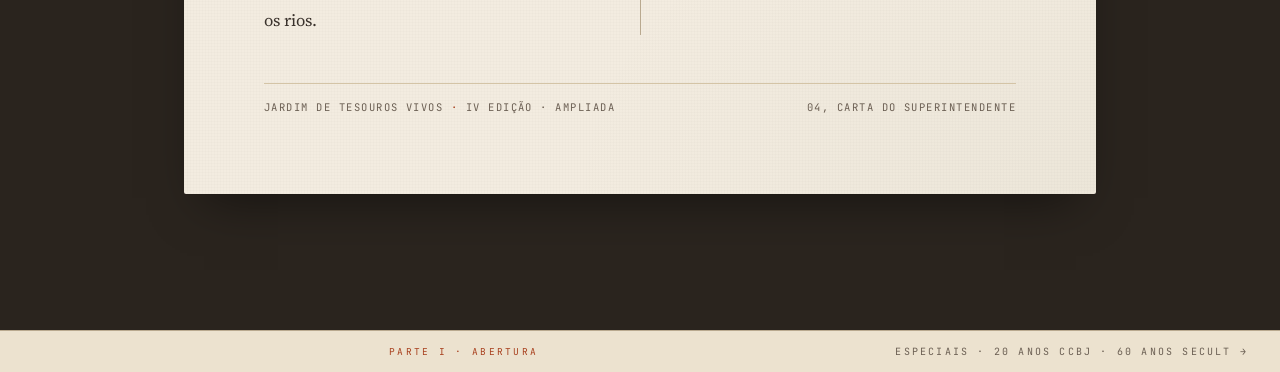
<file: catalogo/apresentacao.html>
<!DOCTYPE html>
<html lang="pt-BR">
<head>
<meta charset="utf-8">
<title>Apresentação & Carta · Jardim de Tesouros Vivos · IV Edição 2026</title>
<meta name="viewport" content="width=device-width, initial-scale=1">
<link rel="preconnect" href="https://fonts.googleapis.com">
<link rel="preconnect" href="https://fonts.gstatic.com" crossorigin>
<link href="https://fonts.googleapis.com/css2?family=Cormorant+Garamond:ital,wght@0,300;0,400;0,500;0,600;1,400;1,500&family=Source+Serif+4:ital,opsz,wght@0,8..60,300;0,8..60,400;0,8..60,500;0,8..60,600;1,8..60,400&family=JetBrains+Mono:wght@400;500&display=swap" rel="stylesheet">
<link rel="stylesheet" href="estilo.css">
</head>
<body>

<nav class="nav-retorno" aria-label="Navegação principal">
  <a href="../index.html">Início</a>
  <span class="nav-title"><a href="../catálogo.html" style="color:inherit;text-decoration:none"><strong>Catálogo</strong> · IV Edição 2026</a></span>
</nav>

<nav class="nav-secao" aria-label="Entre seções">
  <span></span>
  <span class="nav-parte">PARTE I · Abertura</span>
  <a href="especiais.html" class="nav-next">Especiais · 20 anos CCBJ · 60 anos Secult →</a>
</nav>

<main class="book">
  <!-- ============== 03 · APRESENTAÇÃO ============== -->
  <section class="page" data-screen-label="03 Apresentação">
    <div class="section-head">
      <div class="meta">
        <span class="eyebrow">I · Apresentação</span>
        <p class="ornament">❧</p>
        <p class="stamp">
          Fortaleza, CE<br>
          Grande Bom Jardim<br>
          IV EDIÇÃO
        </p>
      </div>
      <div>
        <h2 class="display">Sob a sombra<br>das árvores, <em>a cultura</em><br>se cultiva.</h2>
        <p class="lead" style="margin-top: 24px;">
          O <em>Jardim de Tesouros Vivos da Cultura do Bom Jardim</em> nasce do entendimento de que há saberes que não se aprendem em livros. Aprendem-se de mão em mão, de boca em boca, no compasso da ginga, no toque do atabaque, no chá fervido antes do amanhecer. Este catálogo apresenta os guardiões desses saberes no território do Grande Bom Jardim.
        </p>
      </div>
    </div>

    <div class="two-col">
      <p class="dropcap">O Festival é uma realização do <strong>Centro Cultural Bom Jardim (CCBJ)</strong>, equipamento da Secretaria da Cultura do Estado do Ceará (Secult Ceará), gerido em parceria pelo Instituto Dragão do Mar (IDM), e construído em parceria viva com os Mestres e Mestras da Cultura que habitam e fazem o território do Grande Bom Jardim. Mais do que um evento, o Jardim de Tesouros é um gesto público: o de reconhecer, diante de toda a cidade, que a periferia de Fortaleza é também um lugar onde se gesta e se preserva a alma cultural do estado.</p>

      <p>O CCBJ atua há duas décadas como um equipamento cultural enraizado no chão da comunidade. É escola, é palco, é casa de encontro entre artistas, educadores, lideranças religiosas, capoeiristas, brincantes, jovens estudantes e moradores que enxergam, na cultura, uma forma legítima de existir e de resistir. É a partir desse compromisso que o festival se desenha: não como vitrine, mas como travessia entre quem detém o saber e quem precisa recebê-lo.</p>

      <p>O programa <strong>Tesouros Vivos da Cultura do Ceará</strong>, instituído por lei estadual, reconhece pessoas que dedicaram a vida à transmissão de práticas culturais tradicionais. São mestras e mestres da capoeira, da umbanda, da medicina popular, do reisado, da literatura de cordel, da dança, do ofício do barro, do ferro, da palha, da palavra. Selecionados por chamamento público, passam a receber subsídio mensal do Estado para manter suas casas, suas rodas, seus terreiros e suas escolas vivas. Trata-se de um gesto institucional simples e radical, que entende cultura como direito e o mestre como patrimônio. O programa tornou-se referência nacional e foi reconhecido com prêmio do Ministério da Cultura.</p>

      <p>O <strong>Grande Bom Jardim</strong>, bairro vasto e populoso da periferia sudoeste de Fortaleza, é, ele próprio, um território de memória. Aqui, sob o céu compartilhado de cinco bairros, convivem terreiros centenários, academias de capoeira, grupos de maracatu, mestres do reisado, casas de benzedeira, mães e pais de santo, professores, organizações de base e uma juventude que aprende, observando os mais velhos, que pertencer é também responsabilidade.</p>

      <p>A edição 2026 do Festival traz para o centro de sua programação a relação entre <em>cultura e educação</em>, recebendo três escolas da rede pública para vivências realizadas dentro dos próprios espaços geridos pelos mestres e por instituições de memória local. A proposta é simples e ousada: levar a escola até o terreiro, até a roda, até a casa onde o saber mora. Que o estudante não conheça o mestre por meio de uma fotografia em livro, mas pela voz, pelo abraço, pela aula dada no chão batido.</p>

      <p>Esta <strong>edição ampliada</strong> do catálogo aprofunda o gesto original. Acrescenta cronologias, oralidade, fragmentos, uma cartografia afetiva desenhada do zero e a sessão dedicada ao Ponto de Memória do Grande Bom Jardim, projeto comunitário pelo qual o território assume publicamente o cuidado com sua própria memória. É, portanto, um convite. À leitura demorada. À escuta. Ao reconhecimento de que, sob a sombra das árvores do Bom Jardim, floresce um jardim maior, feito de pessoas, gestos, orações e cantos, que o Ceará tem o dever de regar.</p>
    </div>

    <div class="pullquote">
      Há saberes que não se aprendem em livro; aprendem-se de mão em mão, de boca em boca, no compasso da ginga, no toque do atabaque, no chá fervido antes do amanhecer.
      <cite>Apresentação · Festival Jardim de Tesouros Vivos</cite>
    </div>

    <div class="folio">
      <span>Jardim de Tesouros Vivos <span class="dot">·</span>&nbsp;IV EDIÇÃO · AMPLIADA</span>
      <span>03, Apresentação</span>
    </div>
  </section>


  <!-- ============== 04 · CARTA DO SUPERINTENDENTE ============== -->
  <section class="page" data-screen-label="04 Carta do Superintendente">
    <div class="section-head">
      <div class="meta">
        <span class="eyebrow">II · Carta</span>
        <p class="ornament">❧</p>
        <p class="stamp">
          Marcos Levi Nunes<br>
          Superintendente<br>
          CCBJ
        </p>
      </div>
      <div>
        <h2 class="display">Uma palavra<br>de quem <em>abre</em><br>esta casa.</h2>
        <p class="lead" style="margin-top: 24px;">
          Não há festival sem mestre; não há mestre sem comunidade; não há comunidade sem o gesto público de reconhecê-la. É esse gesto que o CCBJ assume, há vinte anos, como sua razão de existir.
        </p>
      </div>
    </div>

    <div class="two-col">
      <p class="dropcap">É com honra que apresento, em nome do <strong>Centro Cultural Bom Jardim</strong>, a quarta edição do Festival <em>Jardim de Tesouros Vivos da Cultura do Bom Jardim</em>. Mais do que abrir uma programação, este texto é uma forma de dizer obrigado: às Mestras e aos Mestres da Cultura que confiam ao CCBJ a tarefa de reunir, no mesmo gesto público, aquilo que cada um deles vem sustentando, há décadas, em seus terreiros, em suas ruas, em suas casas, em suas rodas.</p>

      <p>O CCBJ é, antes de qualquer outra coisa, um centro cultural de base comunitária. Quando se dirige uma casa assim, aprende-se logo que o trabalho não começa no palco. Começa muito antes, na escuta paciente do território, na convivência com lideranças, na escolha cotidiana de pôr a comunidade no centro das decisões, na gestão compartilhada com a comunidade. Tudo o que o CCBJ realiza, desde a sua oferta formativa até a programação artística, é construído a partir desse princípio. O Festival Jardim de Tesouros não é exceção. É o nosso modo de tornar visível, uma vez por ano, aquilo que aqui se faz o ano inteiro.</p>

      <p>Quero registrar, neste espaço, o reconhecimento da equipe do CCBJ, coordenadores, articuladores, comunicadores, educadores, técnicos, profissionais do administrativo e da infraestrutura, da zeladoria e da segurança patrimonial , sem cuja dedicação diária esta casa não estaria de pé. E quero registrar, sobretudo, a presença das Mestras e Mestres reconhecidos por nosso Estado: Mestra Carla Mara, Mestre Lula, Pai Neto e Mãe Zimá. Recebê-los aqui, em sua própria casa, é uma honra que devolvemos em forma de cuidado.</p>

      <p>Em 2026, o CCBJ celebra vinte anos de história. Também em 2026, a Secretaria da Cultura do Ceará completa sessenta anos. As duas datas, articuladas neste catálogo, lembram que cultura pública é uma construção paciente, geracional, que atravessa governos e se mantém pelo compromisso de quem nela trabalha. O Jardim de Tesouros, agora em sua quarta edição, é a forma viva como o Grande Bom Jardim se inscreve nessa história.</p>

      <p>Tomo emprestada, aqui, uma lição do mestre quilombola Antônio Bispo dos Santos, o Nêgo Bispo. Ele dizia, com a lucidez de quem aprendeu a ler o mundo pela lição do rio, que <em>"onde os rios passam, sempre confluem; somente quando os rios secam é que se separam"</em>. É essa imagem que me ajuda a entender o que acontece no Grande Bom Jardim: a capoeira, o terreiro, a medicina popular, o reisado, a literatura oral e a escola pública não se toleram, confluem. E onde há confluência, há vida cultural. Cabe ao Estado não secar os rios.</p>

      <p>Nêgo Bispo nos ensinou ainda que <em>"os colonizadores nos venceram, mas não nos convenceram"</em>. Os Tesouros Vivos do Bom Jardim são testemunhos dessa frase: gerações de mestras e mestres que, atravessando séculos de violência, preconceito e silenciamento, mantiveram intacta a sabedoria ancestral que hoje partilham conosco. Reconhecê-los publicamente é, em última instância, contracolonizar: é dizer que a cultura cearense é, antes de tudo, afro-indígena e popular.</p>

      <p>O Grande Bom Jardim é, com toda razão, a <strong>Codó Cearense</strong>. Como a cidade maranhense que se tornou referência nacional pela proeminência de seus terreiros e pela densidade de sua espiritualidade afro-brasileira, o Bom Jardim guarda, no chão e nas casas, uma vida religiosa, cultural e tradicional que poucos territórios brasileiros sustentam com tanta firmeza. O Bom Jardim é <em>terreiro de fé, terreiro de cultura, terreiro de tradição</em>: seus reisados, suas quadrilhas, suas fogueiras de São João, seus ilês, seus maracatus, seus folguedos e suas brincadeiras populares formam um calendário que o ano inteiro sustenta.</p>

      <p>As Mestras e os Mestres reconhecidos pelo Estado, aos quais este catálogo se dedica, são parte de uma rede muito maior. O Grande Bom Jardim guarda inúmeros outros mestres e mestras da cultura ainda não diplomados pela Secult: mestres e mestras experientes que esperam sua hora, e jovens que vêm construindo a própria maestria no domínio do fazer e na capacidade de fazer o território pulsar. É o caso de Bruno Sodré e seus Brincantes Sonoros, que mantêm vivo o reisado no Bom Jardim. A cada um desses fazedores e fazedoras, esta casa também se inclina em reverência.</p>

      <p>Foi neste território que o pesquisador <strong>Luiz Rufino</strong>, em passagem pelo CCBJ, deixou uma frase que segue ecoando entre nós: <em>"Exu quer comer"</em>. Dita em toda a sua densidade epistemológica afro-brasileira, é também provocação política: cultura não se sustenta de gesto simbólico. Os fazedores e fazedoras da cultura no Grande Bom Jardim precisam ser fortalecidos, na institucionalidade que os reconhece e na teimosia diária com que tornam o impossível rotina.</p>

      <p>Convido cada leitor desta publicação, estudante, educador, gestor, vizinho, a entender este catálogo como um convite. À roda, ao terreiro, à conversa. A cultura do Ceará está nas páginas seguintes, e está, antes de tudo, nas vidas que nelas se contam.</p>

      <p class="signature" style="margin-top: 18px; font-size: 22px;">
        Boa leitura, boa travessia.
        <span class="small">Marcos Levi Nunes · Superintendente do Centro Cultural Bom Jardim</span>
      </p>
    </div>

    <div class="folio">
      <span>Jardim de Tesouros Vivos <span class="dot">·</span>&nbsp;IV EDIÇÃO · AMPLIADA</span>
      <span>04, Carta do Superintendente</span>
    </div>
  </section>


</main>

<nav class="nav-secao" style="border-top:1px solid var(--rule); border-bottom:none; margin-top:0;" aria-label="Paginação inferior">
  <span></span>
  <span class="nav-parte">PARTE I · Abertura</span>
  <a href="especiais.html">Especiais · 20 anos CCBJ · 60 anos Secult →</a>
</nav>

</body>
</html>
</file>
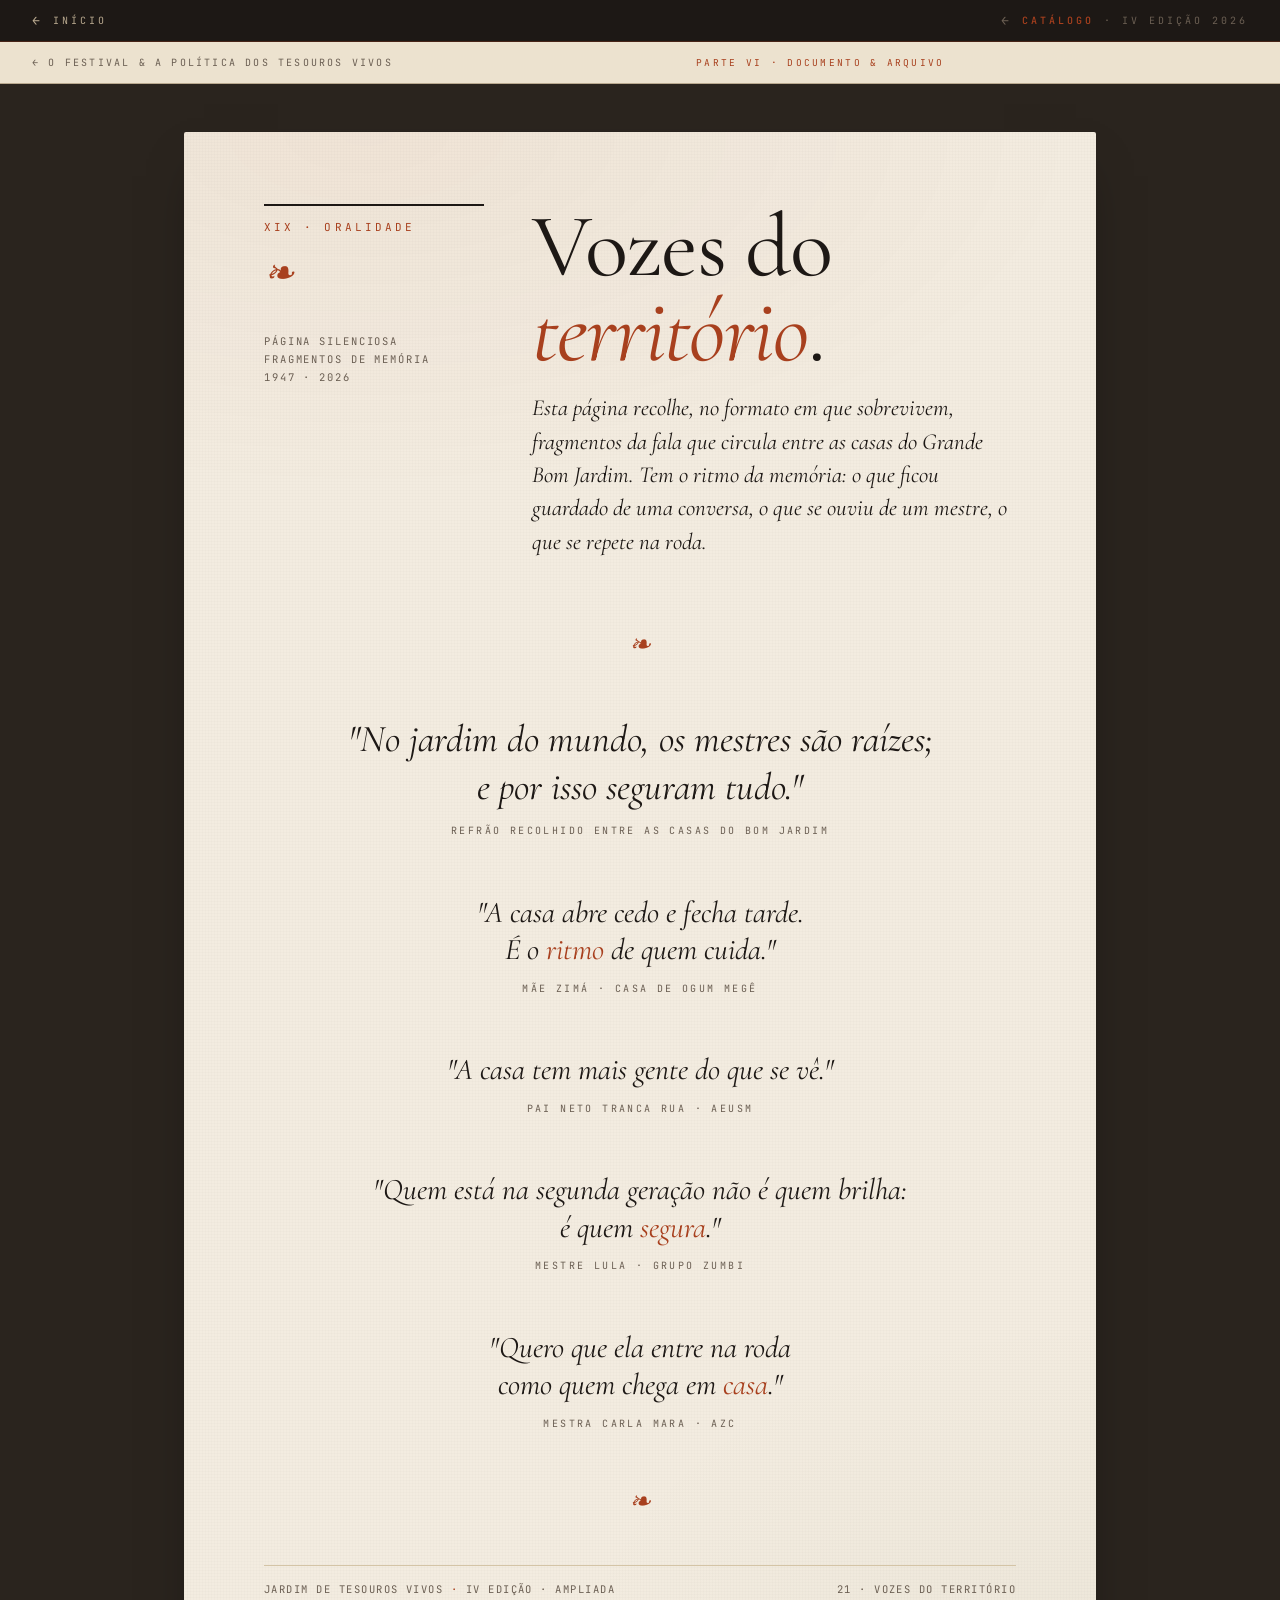
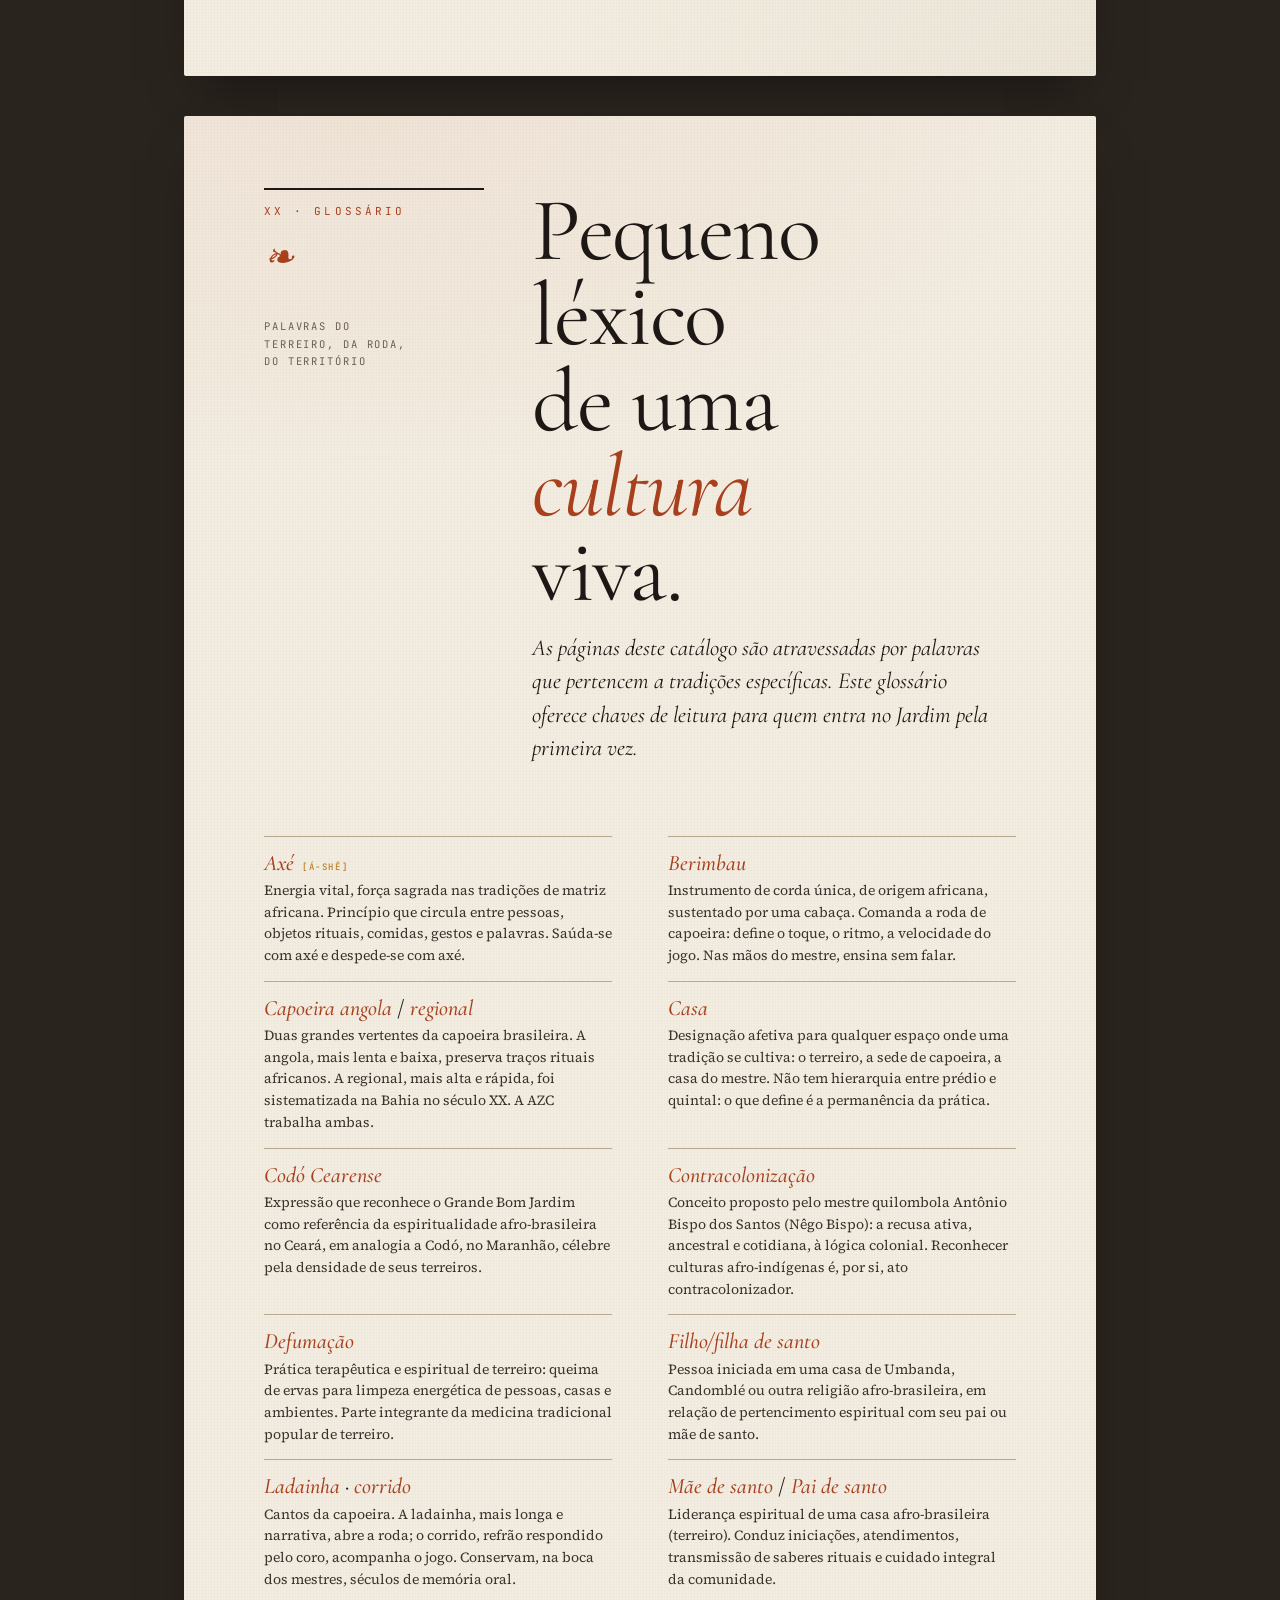
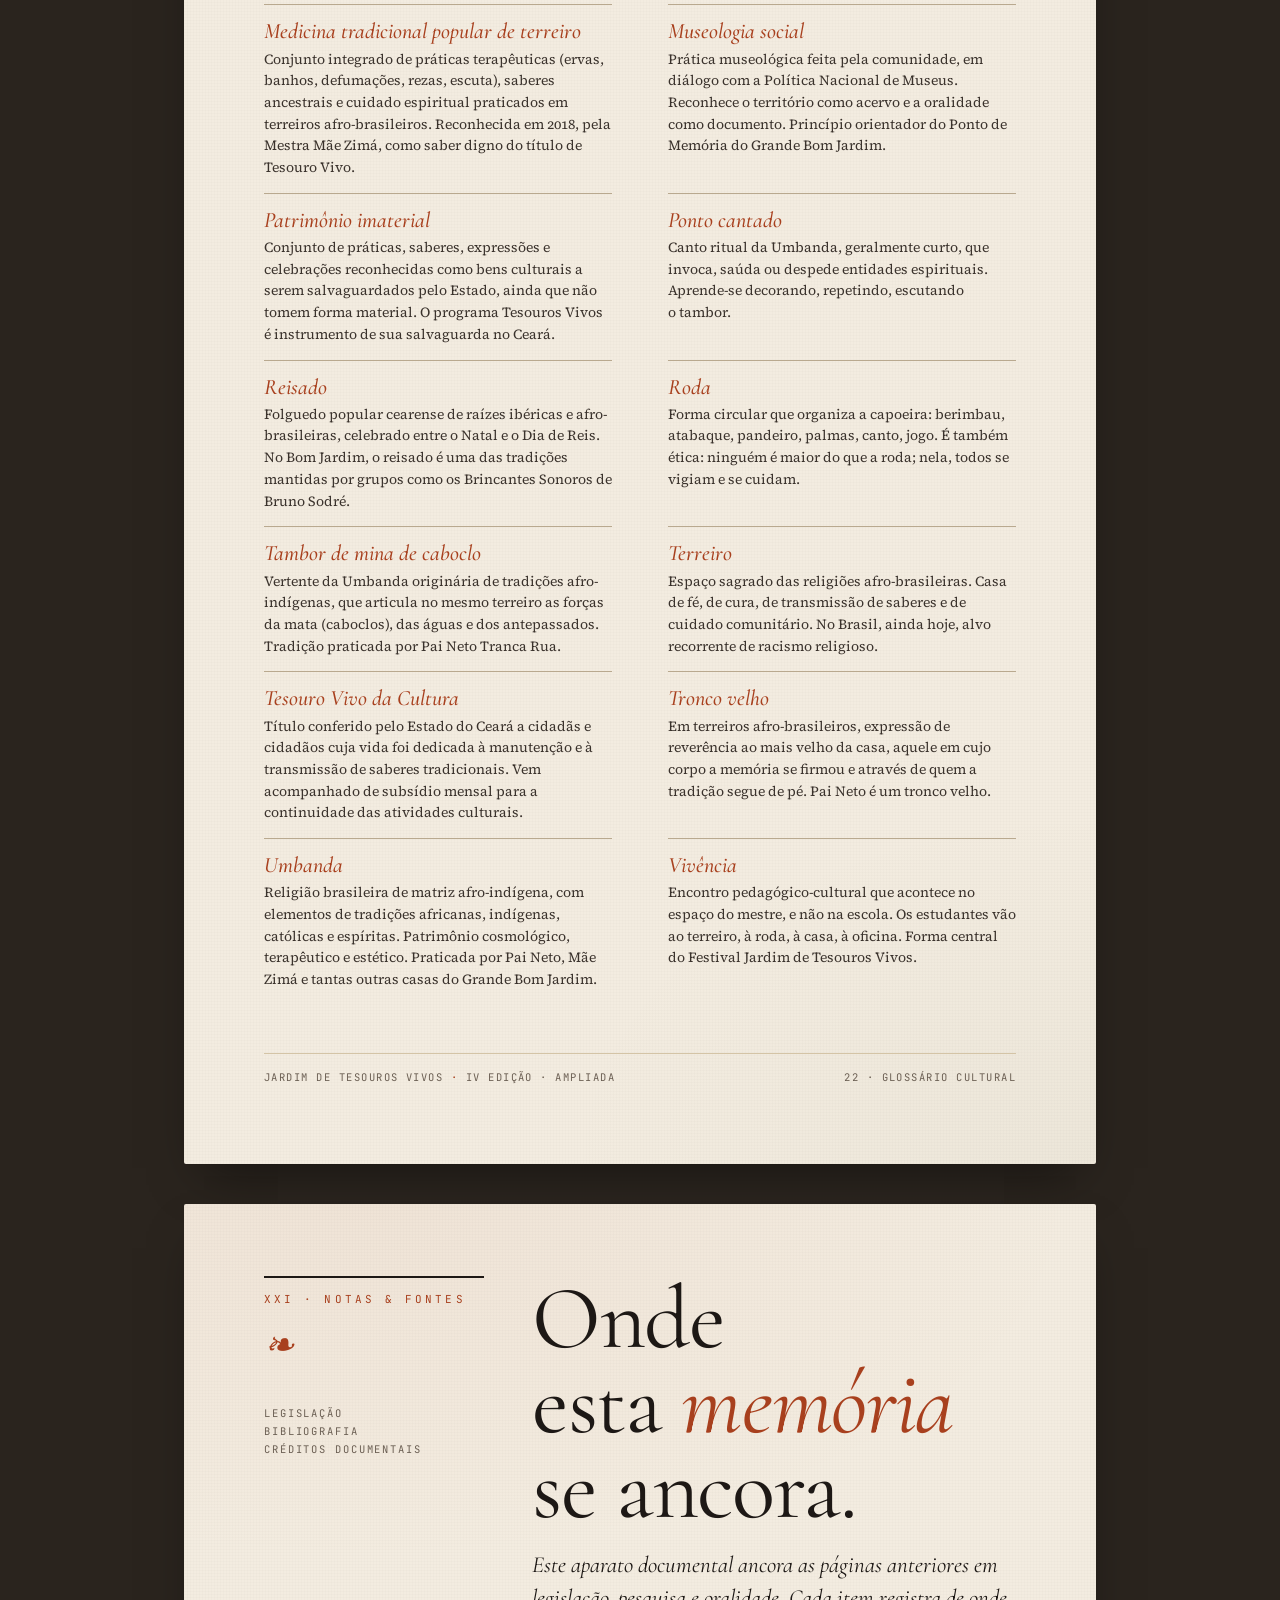
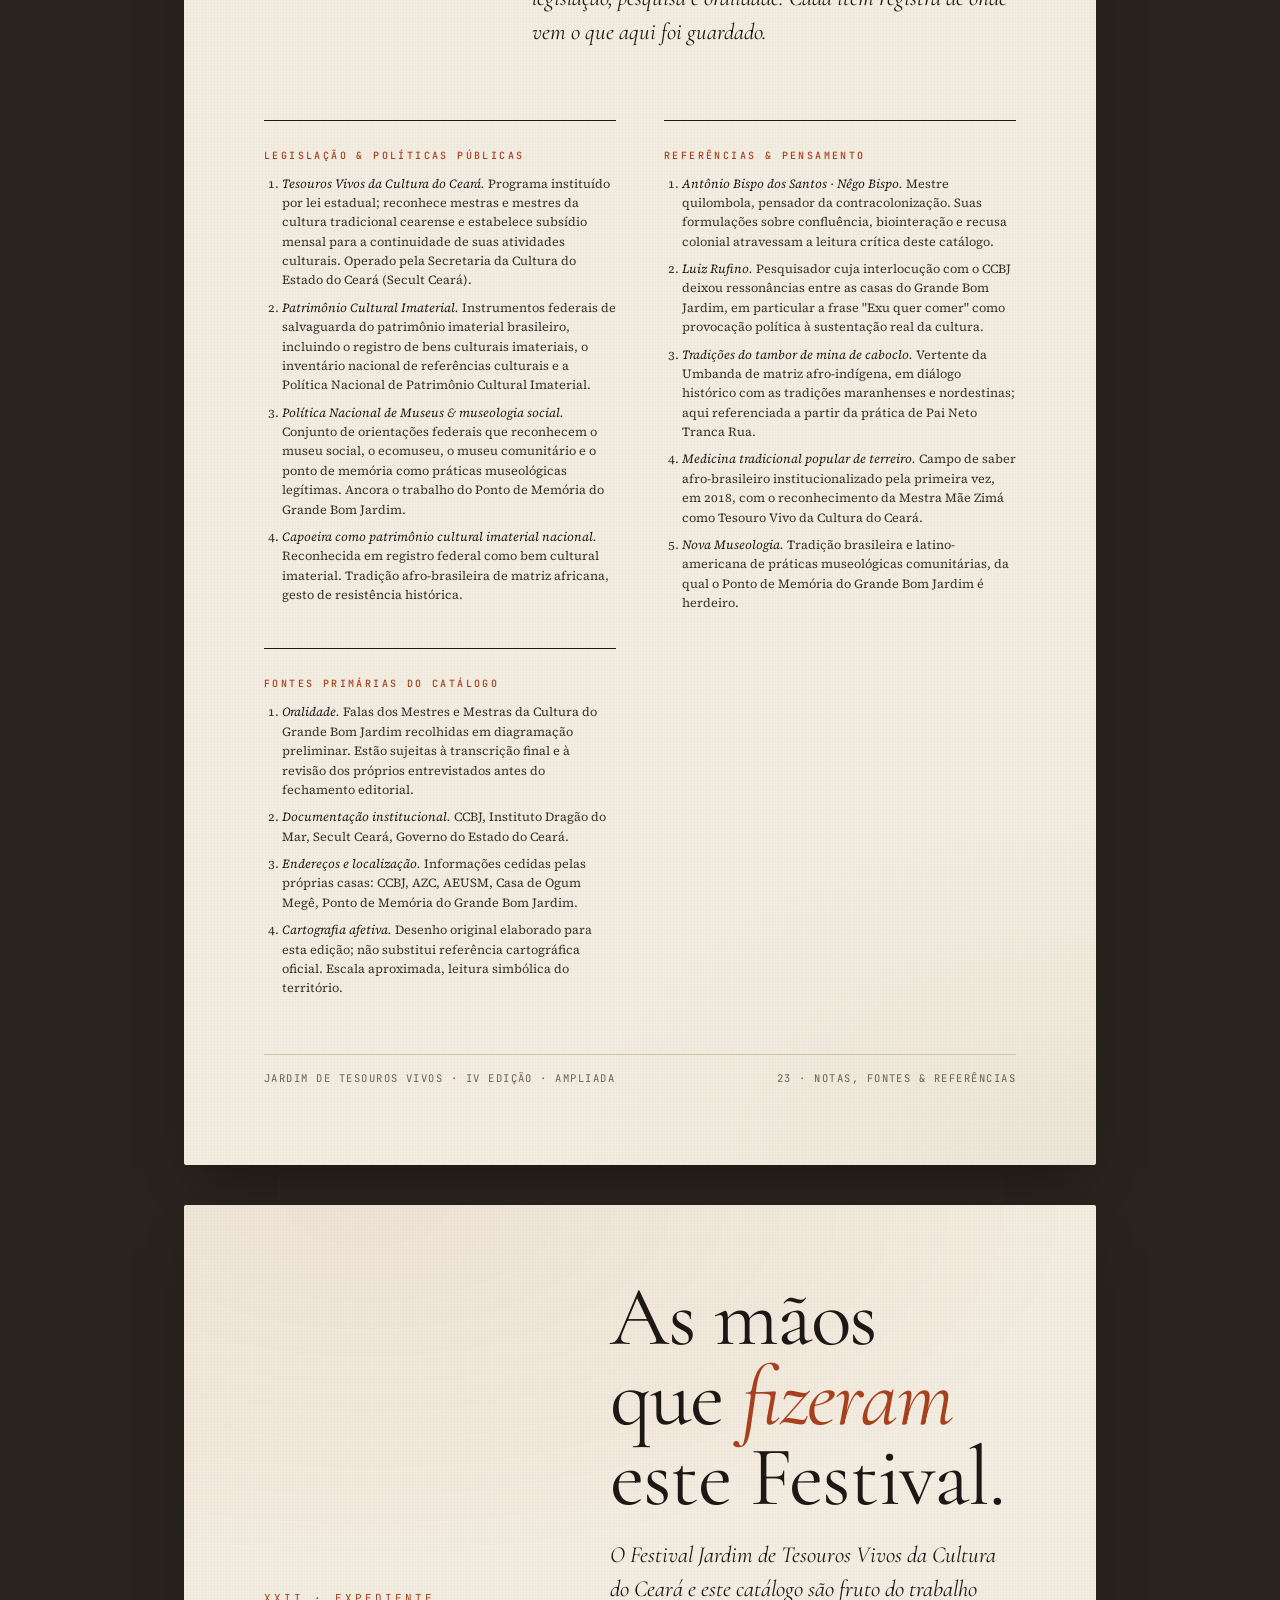
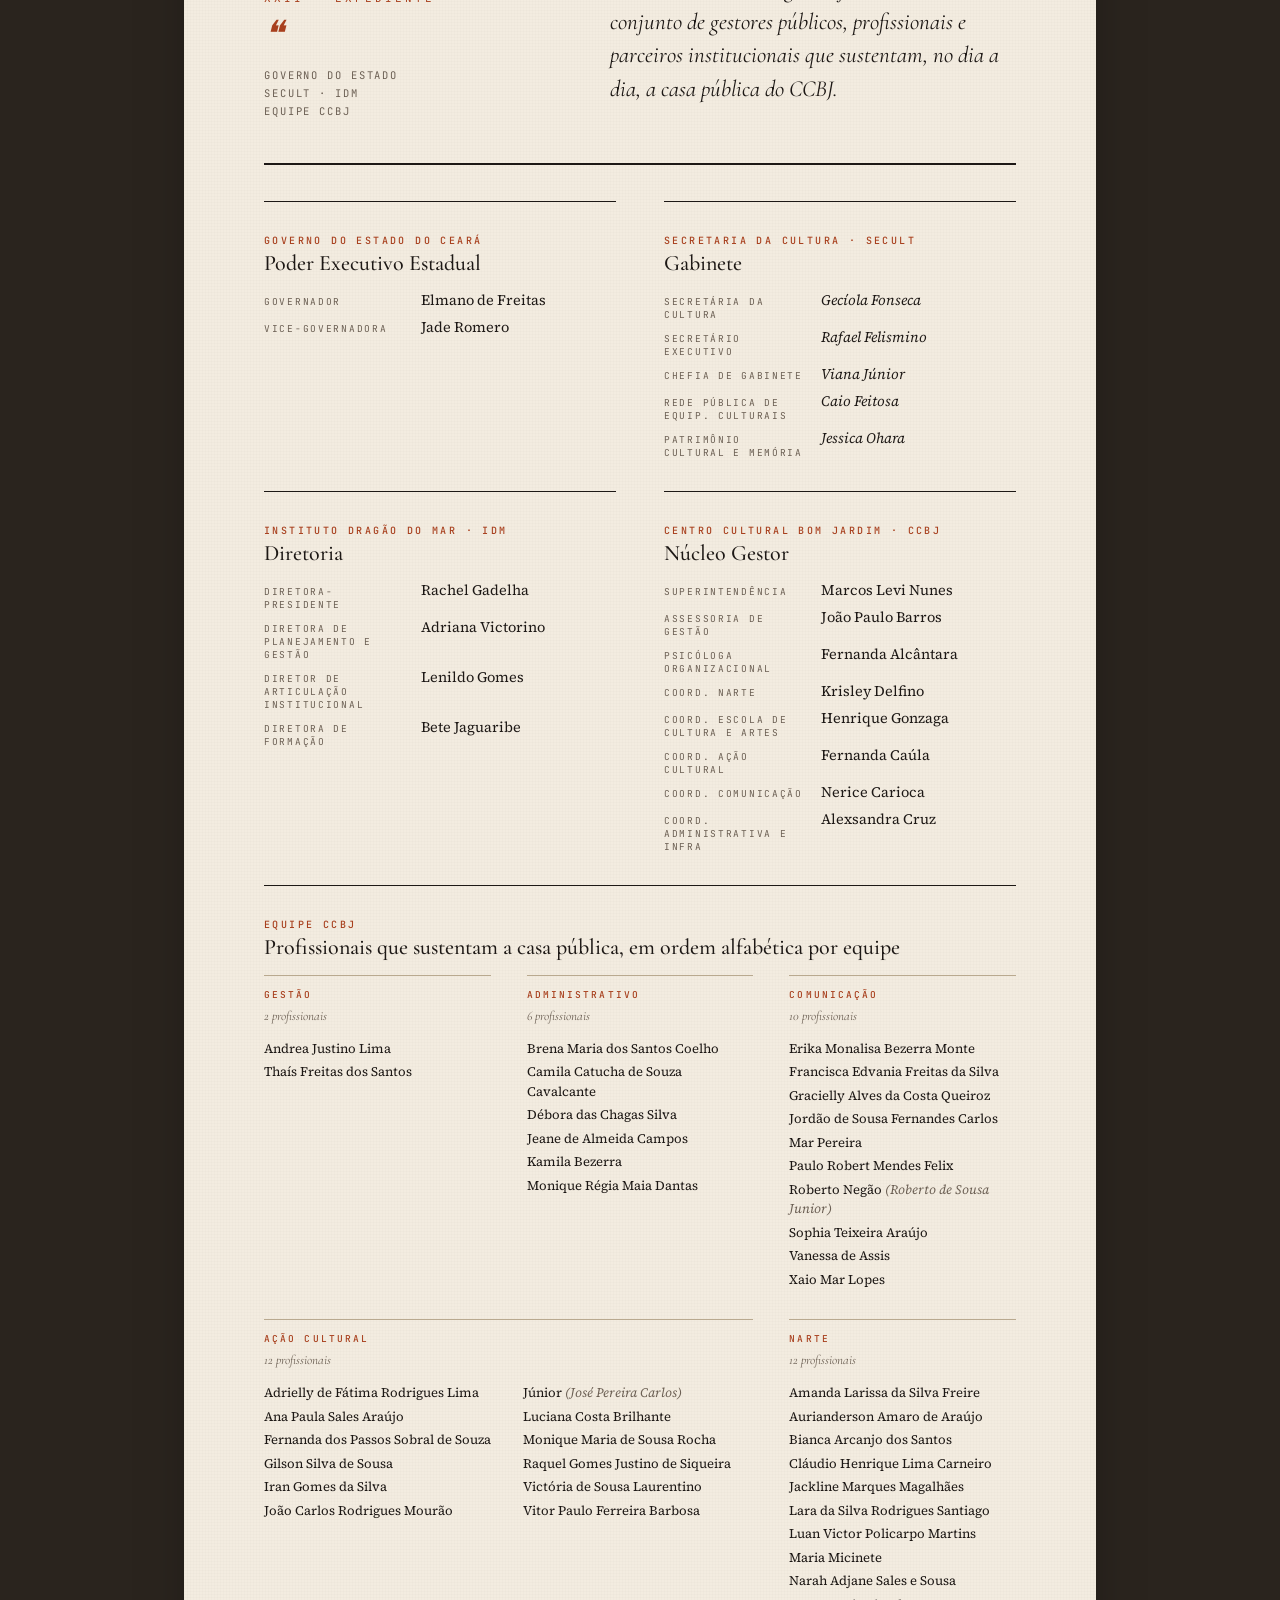
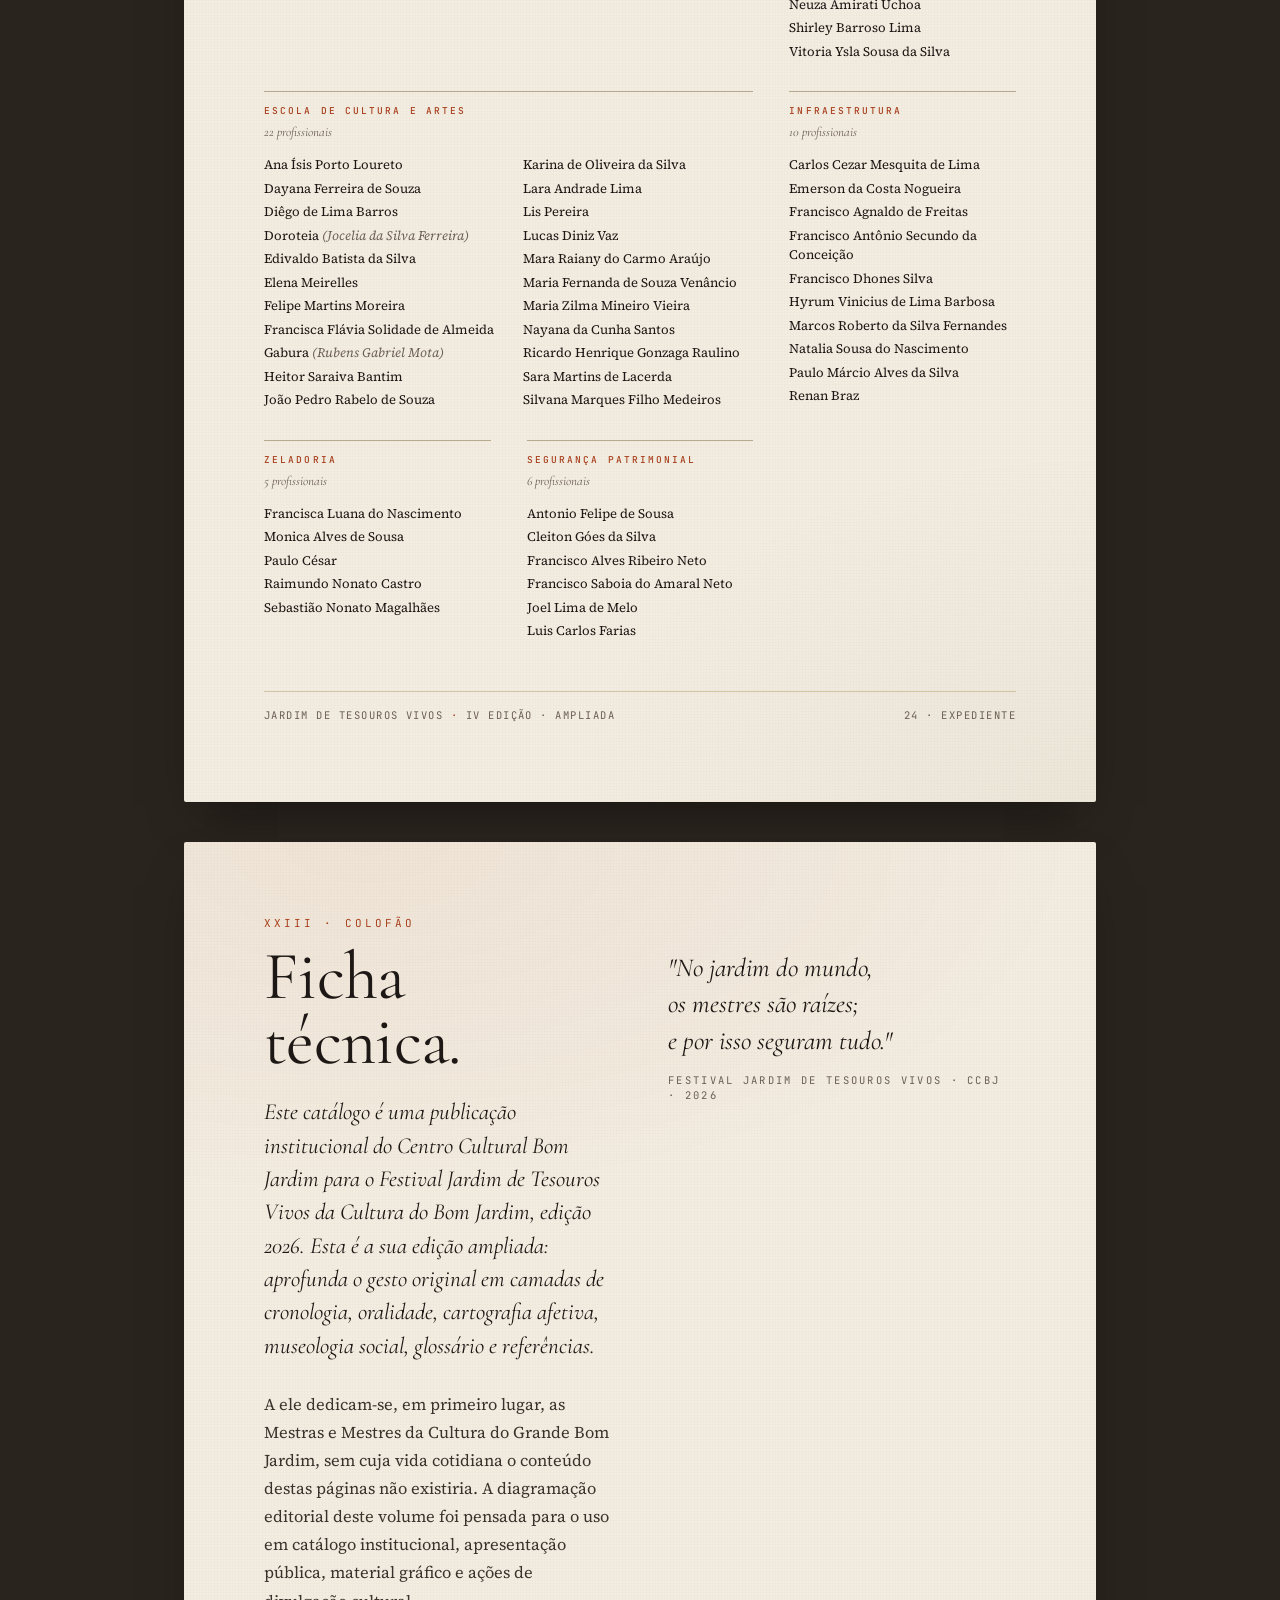
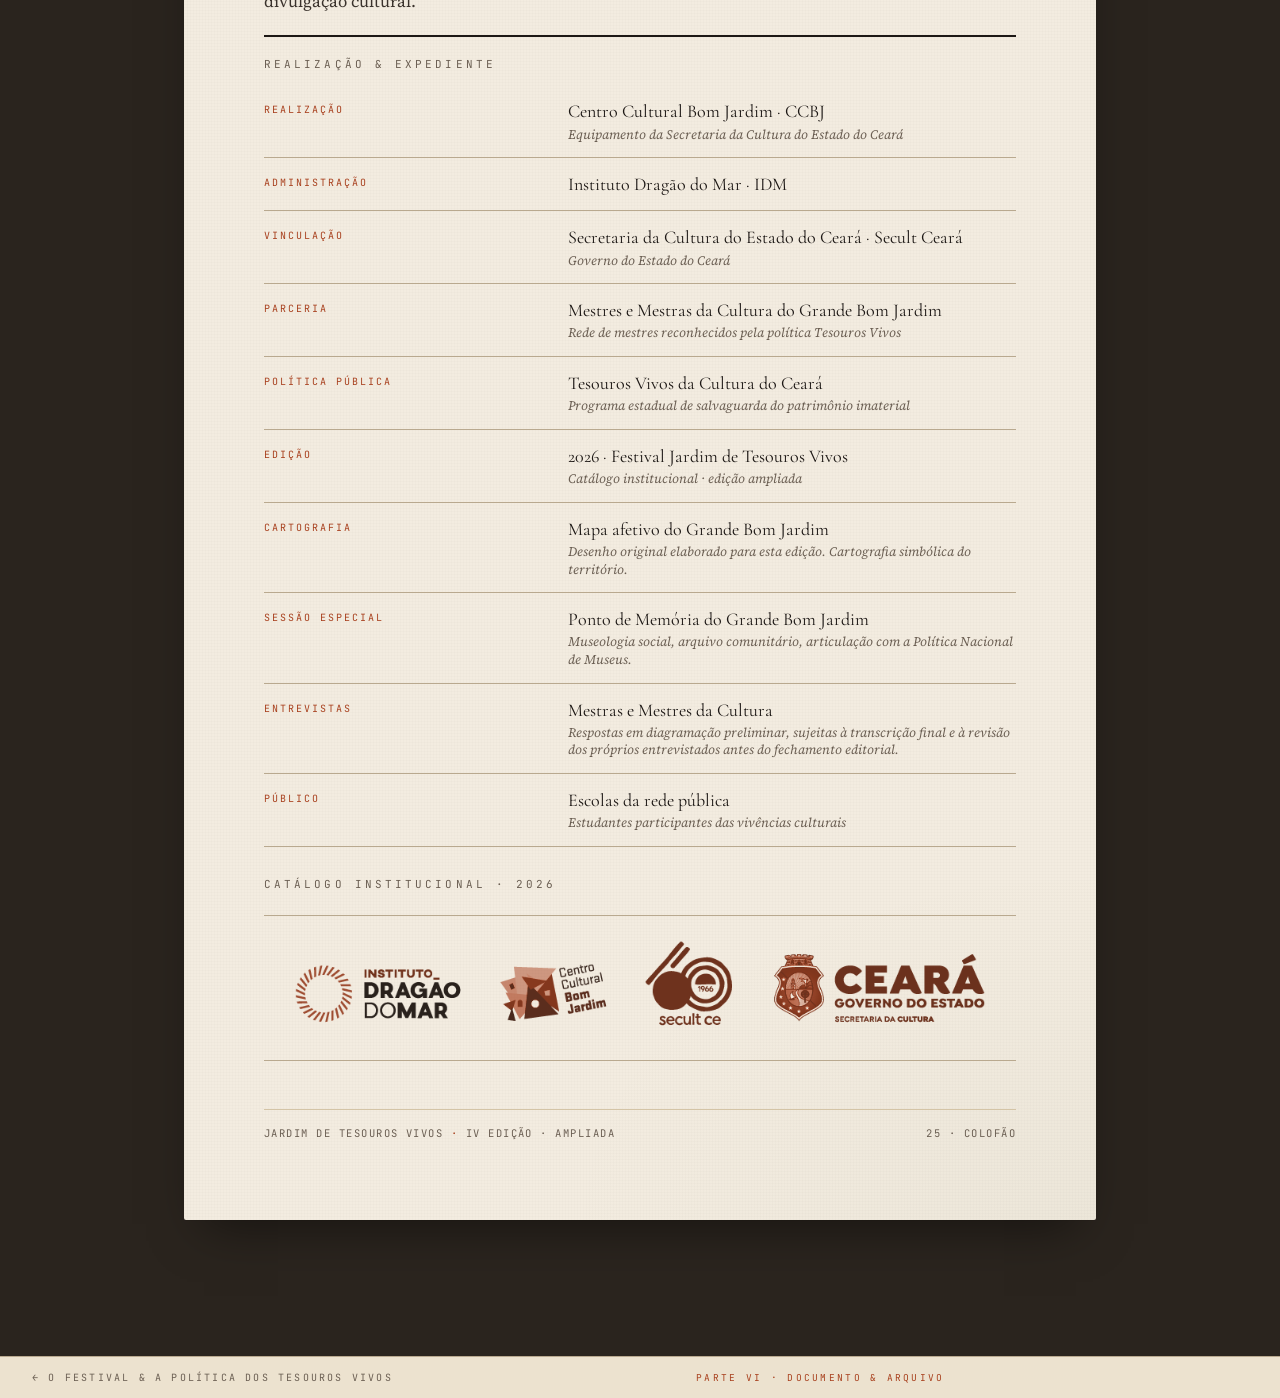
<file: catalogo/arquivo.html>
<!DOCTYPE html>
<html lang="pt-BR">
<head>
<meta charset="utf-8">
<title>Vozes · Glossário · Notas · Expediente · Colofão · Jardim de Tesouros Vivos · IV Edição 2026</title>
<meta name="viewport" content="width=device-width, initial-scale=1">
<link rel="preconnect" href="https://fonts.googleapis.com">
<link rel="preconnect" href="https://fonts.gstatic.com" crossorigin>
<link href="https://fonts.googleapis.com/css2?family=Cormorant+Garamond:ital,wght@0,300;0,400;0,500;0,600;1,400;1,500&family=Source+Serif+4:ital,opsz,wght@0,8..60,300;0,8..60,400;0,8..60,500;0,8..60,600;1,8..60,400&family=JetBrains+Mono:wght@400;500&display=swap" rel="stylesheet">
<link rel="stylesheet" href="estilo.css">
</head>
<body>

<nav class="nav-retorno" aria-label="Navegação principal">
  <a href="../index.html">Início</a>
  <span class="nav-title"><a href="../catálogo.html" style="color:inherit;text-decoration:none"><strong>Catálogo</strong> · IV Edição 2026</a></span>
</nav>

<nav class="nav-secao" aria-label="Entre seções">
  <a href="festival.html" class="nav-prev">← O Festival & A Política dos Tesouros Vivos</a>
  <span class="nav-parte">PARTE VI · Documento & arquivo</span>
  <span></span>
</nav>

<main class="book">
  <!-- ============== 21 · VOZES DO TERRITÓRIO (página silenciosa) ============== -->
  <section class="page" data-screen-label="21 Vozes do território">
    <div class="section-head">
      <div class="meta">
        <span class="eyebrow">XIX · ORALIDADE</span>
        <p class="ornament">❧</p>
        <p class="stamp">
          Página silenciosa<br>
          Fragmentos de memória<br>
          1947 · 2026
        </p>
      </div>
      <div>
        <h2 class="display">Vozes do<br><em>território</em>.</h2>
        <p class="lead" style="margin-top: 18px;">
          Esta página recolhe, no formato em que sobrevivem, fragmentos da fala que circula entre as casas do Grande Bom Jardim. Tem o ritmo da memória: o que ficou guardado de uma conversa, o que se ouviu de um mestre, o que se repete na roda.
        </p>
      </div>
    </div>

    <div class="voices-silent">
      <div class="ornament">❧</div>

      <p class="v">
        "No jardim do mundo, os mestres são raízes;<br>
        e por isso seguram tudo."
        <cite>refrão recolhido entre as casas do Bom Jardim</cite>
      </p>

      <p class="v" style="font-size: 30px;">
        "A casa abre cedo e fecha tarde.<br>
        É o <span class="em">ritmo</span> de quem cuida."
        <cite>Mãe Zimá · Casa de Ogum Megê</cite>
      </p>

      <p class="v" style="font-size: 30px;">
        "A casa tem mais gente do que se vê."
        <cite>Pai Neto Tranca Rua · AEUSM</cite>
      </p>

      <p class="v" style="font-size: 30px;">
        "Quem está na segunda geração não é quem brilha:<br>
        é quem <span class="em">segura</span>."
        <cite>Mestre Lula · Grupo Zumbi</cite>
      </p>

      <p class="v" style="font-size: 30px;">
        "Quero que ela entre na roda<br>
        como quem chega em <span class="em">casa</span>."
        <cite>Mestra Carla Mara · AZC</cite>
      </p>

      <div class="ornament">❧</div>
    </div>

    <div class="folio">
      <span>Jardim de Tesouros Vivos <span class="dot">·</span>&nbsp;IV EDIÇÃO · AMPLIADA</span>
      <span>21 · Vozes do território</span>
    </div>
  </section>


  <!-- ============== 22 · GLOSSÁRIO CULTURAL ============== -->
  <section class="page" data-screen-label="22 Glossário cultural">
    <div class="section-head">
      <div class="meta">
        <span class="eyebrow">XX · GLOSSÁRIO</span>
        <p class="ornament">❧</p>
        <p class="stamp">
          Palavras do<br>
          terreiro, da roda,<br>
          do território
        </p>
      </div>
      <div>
        <h2 class="display">Pequeno léxico<br>de uma <em>cultura</em><br>viva.</h2>
        <p class="lead" style="margin-top: 18px;">
          As páginas deste catálogo são atravessadas por palavras que pertencem a tradições específicas. Este glossário oferece chaves de leitura para quem entra no Jardim pela primeira vez.
        </p>
      </div>
    </div>

    <div class="glossary">
      <div class="entry">
        <p class="term"><em>Axé</em><span class="pron">[á-shê]</span></p>
        <p class="def">Energia vital, força sagrada nas tradições de matriz africana. Princípio que circula entre pessoas, objetos rituais, comidas, gestos e palavras. Saúda-se com axé e despede-se com axé.</p>
      </div>
      <div class="entry">
        <p class="term"><em>Berimbau</em></p>
        <p class="def">Instrumento de corda única, de origem africana, sustentado por uma cabaça. Comanda a roda de capoeira: define o toque, o ritmo, a velocidade do jogo. Nas mãos do mestre, ensina sem falar.</p>
      </div>
      <div class="entry">
        <p class="term"><em>Capoeira angola</em> / <em>regional</em></p>
        <p class="def">Duas grandes vertentes da capoeira brasileira. A angola, mais lenta e baixa, preserva traços rituais africanos. A regional, mais alta e rápida, foi sistematizada na Bahia no século XX. A AZC trabalha ambas.</p>
      </div>
      <div class="entry">
        <p class="term"><em>Casa</em></p>
        <p class="def">Designação afetiva para qualquer espaço onde uma tradição se cultiva: o terreiro, a sede de capoeira, a casa do mestre. Não tem hierarquia entre prédio e quintal: o que define é a permanência da prática.</p>
      </div>
      <div class="entry">
        <p class="term"><em>Codó Cearense</em></p>
        <p class="def">Expressão que reconhece o Grande Bom Jardim como referência da espiritualidade afro-brasileira no Ceará, em analogia a Codó, no Maranhão, célebre pela densidade de seus terreiros.</p>
      </div>
      <div class="entry">
        <p class="term"><em>Contracolonização</em></p>
        <p class="def">Conceito proposto pelo mestre quilombola Antônio Bispo dos Santos (Nêgo Bispo): a recusa ativa, ancestral e cotidiana, à lógica colonial. Reconhecer culturas afro-indígenas é, por si, ato contracolonizador.</p>
      </div>
      <div class="entry">
        <p class="term"><em>Defumação</em></p>
        <p class="def">Prática terapêutica e espiritual de terreiro: queima de ervas para limpeza energética de pessoas, casas e ambientes. Parte integrante da medicina tradicional popular de terreiro.</p>
      </div>
      <div class="entry">
        <p class="term"><em>Filho/filha de santo</em></p>
        <p class="def">Pessoa iniciada em uma casa de Umbanda, Candomblé ou outra religião afro-brasileira, em relação de pertencimento espiritual com seu pai ou mãe de santo.</p>
      </div>
      <div class="entry">
        <p class="term"><em>Ladainha</em> · <em>corrido</em></p>
        <p class="def">Cantos da capoeira. A ladainha, mais longa e narrativa, abre a roda; o corrido, refrão respondido pelo coro, acompanha o jogo. Conservam, na boca dos mestres, séculos de memória oral.</p>
      </div>
      <div class="entry">
        <p class="term"><em>Mãe de santo</em> / <em>Pai de santo</em></p>
        <p class="def">Liderança espiritual de uma casa afro-brasileira (terreiro). Conduz iniciações, atendimentos, transmissão de saberes rituais e cuidado integral da comunidade.</p>
      </div>
      <div class="entry">
        <p class="term"><em>Medicina tradicional popular de terreiro</em></p>
        <p class="def">Conjunto integrado de práticas terapêuticas (ervas, banhos, defumações, rezas, escuta), saberes ancestrais e cuidado espiritual praticados em terreiros afro-brasileiros. Reconhecida em 2018, pela Mestra Mãe Zimá, como saber digno do título de Tesouro Vivo.</p>
      </div>
      <div class="entry">
        <p class="term"><em>Museologia social</em></p>
        <p class="def">Prática museológica feita pela comunidade, em diálogo com a Política Nacional de Museus. Reconhece o território como acervo e a oralidade como documento. Princípio orientador do Ponto de Memória do Grande Bom Jardim.</p>
      </div>
      <div class="entry">
        <p class="term"><em>Patrimônio imaterial</em></p>
        <p class="def">Conjunto de práticas, saberes, expressões e celebrações reconhecidas como bens culturais a serem salvaguardados pelo Estado, ainda que não tomem forma material. O programa Tesouros Vivos é instrumento de sua salvaguarda no Ceará.</p>
      </div>
      <div class="entry">
        <p class="term"><em>Ponto cantado</em></p>
        <p class="def">Canto ritual da Umbanda, geralmente curto, que invoca, saúda ou despede entidades espirituais. Aprende-se decorando, repetindo, escutando o tambor.</p>
      </div>
      <div class="entry">
        <p class="term"><em>Reisado</em></p>
        <p class="def">Folguedo popular cearense de raízes ibéricas e afro-brasileiras, celebrado entre o Natal e o Dia de Reis. No Bom Jardim, o reisado é uma das tradições mantidas por grupos como os Brincantes Sonoros de Bruno Sodré.</p>
      </div>
      <div class="entry">
        <p class="term"><em>Roda</em></p>
        <p class="def">Forma circular que organiza a capoeira: berimbau, atabaque, pandeiro, palmas, canto, jogo. É também ética: ninguém é maior do que a roda; nela, todos se vigiam e se cuidam.</p>
      </div>
      <div class="entry">
        <p class="term"><em>Tambor de mina de caboclo</em></p>
        <p class="def">Vertente da Umbanda originária de tradições afro-indígenas, que articula no mesmo terreiro as forças da mata (caboclos), das águas e dos antepassados. Tradição praticada por Pai Neto Tranca Rua.</p>
      </div>
      <div class="entry">
        <p class="term"><em>Terreiro</em></p>
        <p class="def">Espaço sagrado das religiões afro-brasileiras. Casa de fé, de cura, de transmissão de saberes e de cuidado comunitário. No Brasil, ainda hoje, alvo recorrente de racismo religioso.</p>
      </div>
      <div class="entry">
        <p class="term"><em>Tesouro Vivo da Cultura</em></p>
        <p class="def">Título conferido pelo Estado do Ceará a cidadãs e cidadãos cuja vida foi dedicada à manutenção e à transmissão de saberes tradicionais. Vem acompanhado de subsídio mensal para a continuidade das atividades culturais.</p>
      </div>
      <div class="entry">
        <p class="term"><em>Tronco velho</em></p>
        <p class="def">Em terreiros afro-brasileiros, expressão de reverência ao mais velho da casa, aquele em cujo corpo a memória se firmou e através de quem a tradição segue de pé. Pai Neto é um tronco velho.</p>
      </div>
      <div class="entry">
        <p class="term"><em>Umbanda</em></p>
        <p class="def">Religião brasileira de matriz afro-indígena, com elementos de tradições africanas, indígenas, católicas e espíritas. Patrimônio cosmológico, terapêutico e estético. Praticada por Pai Neto, Mãe Zimá e tantas outras casas do Grande Bom Jardim.</p>
      </div>
      <div class="entry">
        <p class="term"><em>Vivência</em></p>
        <p class="def">Encontro pedagógico-cultural que acontece no espaço do mestre, e não na escola. Os estudantes vão ao terreiro, à roda, à casa, à oficina. Forma central do Festival Jardim de Tesouros Vivos.</p>
      </div>
    </div>

    <div class="folio">
      <span>Jardim de Tesouros Vivos <span class="dot">·</span>&nbsp;IV EDIÇÃO · AMPLIADA</span>
      <span>22 · Glossário cultural</span>
    </div>
  </section>


  <!-- ============== 23 · NOTAS, FONTES & REFERÊNCIAS ============== -->
  <section class="page" data-screen-label="23 Notas e referências">
    <div class="section-head">
      <div class="meta">
        <span class="eyebrow">XXI · NOTAS &amp; FONTES</span>
        <p class="ornament">❧</p>
        <p class="stamp">
          Legislação<br>
          Bibliografia<br>
          Créditos documentais
        </p>
      </div>
      <div>
        <h2 class="display">Onde<br>esta <em>memória</em><br>se ancora.</h2>
        <p class="lead" style="margin-top: 18px;">
          Este aparato documental ancora as páginas anteriores em legislação, pesquisa e oralidade. Cada item registra de onde vem o que aqui foi guardado.
        </p>
      </div>
    </div>

    <div class="notes-grid">
      <div class="nb">
        <h4>Legislação &amp; políticas públicas</h4>
        <ol>
          <li><em>Tesouros Vivos da Cultura do Ceará.</em> Programa instituído por lei estadual; reconhece mestras e mestres da cultura tradicional cearense e estabelece subsídio mensal para a continuidade de suas atividades culturais. Operado pela Secretaria da Cultura do Estado do Ceará (Secult Ceará).</li>
          <li><em>Patrimônio Cultural Imaterial.</em> Instrumentos federais de salvaguarda do patrimônio imaterial brasileiro, incluindo o registro de bens culturais imateriais, o inventário nacional de referências culturais e a Política Nacional de Patrimônio Cultural Imaterial.</li>
          <li><em>Política Nacional de Museus &amp; museologia social.</em> Conjunto de orientações federais que reconhecem o museu social, o ecomuseu, o museu comunitário e o ponto de memória como práticas museológicas legítimas. Ancora o trabalho do Ponto de Memória do Grande Bom Jardim.</li>
          <li><em>Capoeira como patrimônio cultural imaterial nacional.</em> Reconhecida em registro federal como bem cultural imaterial. Tradição afro-brasileira de matriz africana, gesto de resistência histórica.</li>
        </ol>
      </div>

      <div class="nb">
        <h4>Referências &amp; pensamento</h4>
        <ol>
          <li><em>Antônio Bispo dos Santos · Nêgo Bispo.</em> Mestre quilombola, pensador da contracolonização. Suas formulações sobre confluência, biointeração e recusa colonial atravessam a leitura crítica deste catálogo.</li>
          <li><em>Luiz Rufino.</em> Pesquisador cuja interlocução com o CCBJ deixou ressonâncias entre as casas do Grande Bom Jardim, em particular a frase "Exu quer comer" como provocação política à sustentação real da cultura.</li>
          <li><em>Tradições do tambor de mina de caboclo.</em> Vertente da Umbanda de matriz afro-indígena, em diálogo histórico com as tradições maranhenses e nordestinas; aqui referenciada a partir da prática de Pai Neto Tranca Rua.</li>
          <li><em>Medicina tradicional popular de terreiro.</em> Campo de saber afro-brasileiro institucionalizado pela primeira vez, em 2018, com o reconhecimento da Mestra Mãe Zimá como Tesouro Vivo da Cultura do Ceará.</li>
          <li><em>Nova Museologia.</em> Tradição brasileira e latino-americana de práticas museológicas comunitárias, da qual o Ponto de Memória do Grande Bom Jardim é herdeiro.</li>
        </ol>
      </div>

      <div class="nb">
        <h4>Fontes primárias do catálogo</h4>
        <ol>
          <li><em>Oralidade.</em> Falas dos Mestres e Mestras da Cultura do Grande Bom Jardim recolhidas em diagramação preliminar. Estão sujeitas à transcrição final e à revisão dos próprios entrevistados antes do fechamento editorial.</li>
          <li><em>Documentação institucional.</em> CCBJ, Instituto Dragão do Mar, Secult Ceará, Governo do Estado do Ceará.</li>
          <li><em>Endereços e localização.</em> Informações cedidas pelas próprias casas: CCBJ, AZC, AEUSM, Casa de Ogum Megê, Ponto de Memória do Grande Bom Jardim.</li>
          <li><em>Cartografia afetiva.</em> Desenho original elaborado para esta edição; não substitui referência cartográfica oficial. Escala aproximada, leitura simbólica do território.</li>
        </ol>
      </div>

      
    </div>

    <div class="folio">
      <span>Jardim de Tesouros Vivos <span class="dot">·</span>&nbsp;IV EDIÇÃO · AMPLIADA</span>
      <span>23 · Notas, fontes &amp; referências</span>
    </div>
  </section>


  <!-- ============== 24 · EXPEDIENTE ============== -->
  <section class="page" data-screen-label="24 Expediente">
    <div class="expediente-head">
      <div>
        <span class="eyebrow">XXII · Expediente</span>
        <p class="ornament" style="font-family: 'Cormorant Garamond', serif; font-style: italic; font-size: 36px; color: var(--terra); line-height: 1; margin: 0;">❝</p>
        <p style="margin-top: 14px; font-family: 'JetBrains Mono', monospace; font-size: 10.5px; letter-spacing: 0.18em; color: var(--ink-mute); text-transform: uppercase;">
          Governo do Estado<br>
          Secult · IDM<br>
          Equipe CCBJ
        </p>
      </div>
      <div>
        <h2 class="display">As mãos<br>que <em>fizeram</em><br>este Festival.</h2>
        <p class="lead" style="margin-top: 22px;">
          O Festival Jardim de Tesouros Vivos da Cultura do Ceará e este catálogo são fruto do trabalho conjunto de gestores públicos, profissionais e parceiros institucionais que sustentam, no dia a dia, a casa pública do CCBJ.
        </p>
      </div>
    </div>

    <div class="expediente-grid">
      <section class="expediente-block">
        <h4>Governo do Estado do Ceará</h4>
        <p class="subhead">Poder Executivo Estadual</p>
        <dl>
          <dt>Governador</dt><dd>Elmano de Freitas</dd>
          <dt>Vice-Governadora</dt><dd>Jade Romero</dd>
        </dl>
      </section>

      <section class="expediente-block">
        <h4>Secretaria da Cultura · Secult</h4>
        <p class="subhead">Gabinete</p>
        <dl>
          <dt>Secretária da Cultura</dt><dd><em>Gecíola Fonseca</em></dd>
          <dt>Secretário Executivo</dt><dd><em>Rafael Felismino</em></dd>
          <dt>Chefia de Gabinete</dt><dd><em>Viana Júnior</em></dd>
          <dt>Rede Pública de Equip. Culturais</dt><dd><em>Caio Feitosa</em></dd>
          <dt>Patrimônio Cultural e Memória</dt><dd><em>Jessica Ohara</em></dd>
        </dl>
      </section>

      <section class="expediente-block">
        <h4>Instituto Dragão do Mar · IDM</h4>
        <p class="subhead">Diretoria</p>
        <dl>
          <dt>Diretora-presidente</dt><dd>Rachel Gadelha</dd>
          <dt>Diretora de Planejamento e Gestão</dt><dd>Adriana Victorino</dd>
          <dt>Diretor de Articulação Institucional</dt><dd>Lenildo Gomes</dd>
          <dt>Diretora de Formação</dt><dd>Bete Jaguaribe</dd>
        </dl>
      </section>

      <section class="expediente-block">
        <h4>Centro Cultural Bom Jardim · CCBJ</h4>
        <p class="subhead">Núcleo Gestor</p>
        <dl>
          <dt>Superintendência</dt><dd>Marcos Levi Nunes</dd>
          <dt>Assessoria de Gestão</dt><dd>João Paulo Barros</dd>
          <dt>Psicóloga organizacional</dt><dd>Fernanda Alcântara</dd>
          <dt>Coord. NArTE</dt><dd>Krisley Delfino</dd>
          <dt>Coord. Escola de Cultura e Artes</dt><dd>Henrique Gonzaga</dd>
          <dt>Coord. Ação Cultural</dt><dd>Fernanda Caúla</dd>
          <dt>Coord. Comunicação</dt><dd>Nerice Carioca</dd>
          <dt>Coord. Administrativa e Infra</dt><dd>Alexsandra Cruz</dd>
        </dl>
      </section>

      <section class="expediente-block team" style="grid-column: 1 / -1;">
        <h4>Equipe CCBJ</h4>
        <p class="subhead">Profissionais que sustentam a casa pública, em ordem alfabética por equipe</p>

        <div class="roster">
          <div class="dept">
            <h5>Gestão</h5>
            <p class="count">2 profissionais</p>
            <ul>
              <li>Andrea Justino Lima</li>
              <li>Thaís Freitas dos Santos</li>
            </ul>
          </div>
          <div class="dept">
            <h5>Administrativo</h5>
            <p class="count">6 profissionais</p>
            <ul>
              <li>Brena Maria dos Santos Coelho</li>
              <li>Camila Catucha de Souza Cavalcante</li>
              <li>Débora das Chagas Silva</li>
              <li>Jeane de Almeida Campos</li>
              <li>Kamila Bezerra</li>
              <li>Monique Régia Maia Dantas</li>
            </ul>
          </div>
          <div class="dept">
            <h5>Comunicação</h5>
            <p class="count">10 profissionais</p>
            <ul>
              <li>Erika Monalisa Bezerra Monte</li>
              <li>Francisca Edvania Freitas da Silva</li>
              <li>Gracielly Alves da Costa Queiroz</li>
              <li>Jordão de Sousa Fernandes Carlos</li>
              <li>Mar Pereira</li>
              <li>Paulo Robert Mendes Felix</li>
              <li>Roberto Negão <em style="color:var(--ink-mute);">(Roberto de Sousa Junior)</em></li>
              <li>Sophia Teixeira Araújo</li>
              <li>Vanessa de Assis</li>
              <li>Xaio Mar Lopes</li>
            </ul>
          </div>
          <div class="dept span-2">
            <h5>Ação Cultural</h5>
            <p class="count">12 profissionais</p>
            <ul>
              <li>Adrielly de Fátima Rodrigues Lima</li>
              <li>Ana Paula Sales Araújo</li>
              <li>Fernanda dos Passos Sobral de Souza</li>
              <li>Gilson Silva de Sousa</li>
              <li>Iran Gomes da Silva</li>
              <li>João Carlos Rodrigues Mourão</li>
              <li>Júnior <em style="color:var(--ink-mute);">(José Pereira Carlos)</em></li>
              <li>Luciana Costa Brilhante</li>
              <li>Monique Maria de Sousa Rocha</li>
              <li>Raquel Gomes Justino de Siqueira</li>
              <li>Victória de Sousa Laurentino</li>
              <li>Vitor Paulo Ferreira Barbosa</li>
            </ul>
          </div>
          <div class="dept">
            <h5>NArTE</h5>
            <p class="count">12 profissionais</p>
            <ul>
              <li>Amanda Larissa da Silva Freire</li>
              <li>Aurianderson Amaro de Araújo</li>
              <li>Bianca Arcanjo dos Santos</li>
              <li>Cláudio Henrique Lima Carneiro</li>
              <li>Jackline Marques Magalhães</li>
              <li>Lara da Silva Rodrigues Santiago</li>
              <li>Luan Victor Policarpo Martins</li>
              <li>Maria Micinete</li>
              <li>Narah Adjane Sales e Sousa</li>
              <li>Neuza Amirati Uchoa</li>
              <li>Shirley Barroso Lima</li>
              <li>Vitoria Ysla Sousa da Silva</li>
            </ul>
          </div>
          <div class="dept span-2">
            <h5>Escola de Cultura e Artes</h5>
            <p class="count">22 profissionais</p>
            <ul>
              <li>Ana Ísis Porto Loureto</li>
              <li>Dayana Ferreira de Souza</li>
              <li>Diêgo de Lima Barros</li>
              <li>Doroteia <em style="color:var(--ink-mute);">(Jocelia da Silva Ferreira)</em></li>
              <li>Edivaldo Batista da Silva</li>
              <li>Elena Meirelles</li>
              <li>Felipe Martins Moreira</li>
              <li>Francisca Flávia Solidade de Almeida</li>
              <li>Gabura <em style="color:var(--ink-mute);">(Rubens Gabriel Mota)</em></li>
              <li>Heitor Saraiva Bantim</li>
              <li>João Pedro Rabelo de Souza</li>
              <li>Karina de Oliveira da Silva</li>
              <li>Lara Andrade Lima</li>
              <li>Lis Pereira</li>
              <li>Lucas Diniz Vaz</li>
              <li>Mara Raiany do Carmo Araújo</li>
              <li>Maria Fernanda de Souza Venâncio</li>
              <li>Maria Zilma Mineiro Vieira</li>
              <li>Nayana da Cunha Santos</li>
              <li>Ricardo Henrique Gonzaga Raulino</li>
              <li>Sara Martins de Lacerda</li>
              <li>Silvana Marques Filho Medeiros</li>
            </ul>
          </div>
          <div class="dept">
            <h5>Infraestrutura</h5>
            <p class="count">10 profissionais</p>
            <ul>
              <li>Carlos Cezar Mesquita de Lima</li>
              <li>Emerson da Costa Nogueira</li>
              <li>Francisco Agnaldo de Freitas</li>
              <li>Francisco Antônio Secundo da Conceição</li>
              <li>Francisco Dhones Silva</li>
              <li>Hyrum Vinicius de Lima Barbosa</li>
              <li>Marcos Roberto da Silva Fernandes</li>
              <li>Natalia Sousa do Nascimento</li>
              <li>Paulo Márcio Alves da Silva</li>
              <li>Renan Braz</li>
            </ul>
          </div>
          <div class="dept">
            <h5>Zeladoria</h5>
            <p class="count">5 profissionais</p>
            <ul>
              <li>Francisca Luana do Nascimento</li>
              <li>Monica Alves de Sousa</li>
              <li>Paulo César</li>
              <li>Raimundo Nonato Castro</li>
              <li>Sebastião Nonato Magalhães</li>
            </ul>
          </div>
          <div class="dept">
            <h5>Segurança Patrimonial</h5>
            <p class="count">6 profissionais</p>
            <ul>
              <li>Antonio Felipe de Sousa</li>
              <li>Cleiton Góes da Silva</li>
              <li>Francisco Alves Ribeiro Neto</li>
              <li>Francisco Saboia do Amaral Neto</li>
              <li>Joel Lima de Melo</li>
              <li>Luis Carlos Farias</li>
            </ul>
          </div>
        </div>
      </section>
    </div>

    <div class="folio">
      <span>Jardim de Tesouros Vivos <span class="dot">·</span>&nbsp;IV EDIÇÃO · AMPLIADA</span>
      <span>24 · Expediente</span>
    </div>
  </section>


  <!-- ============== 25 · COLOFÃO ============== -->
  <section class="page" data-screen-label="25 Colofão">
    <div class="colophon">
      <div>
        <p class="eyebrow">XXIII · Colofão</p>
        <h2 class="display">Ficha<br>técnica.</h2>
        <p class="lead" style="margin-top: 22px;">Este catálogo é uma publicação institucional do Centro Cultural Bom Jardim para o Festival Jardim de Tesouros Vivos da Cultura do Bom Jardim, edição 2026. Esta é a sua edição ampliada: aprofunda o gesto original em camadas de cronologia, oralidade, cartografia afetiva, museologia social, glossário e referências.</p>

        <p style="margin-top: 28px;">A ele dedicam-se, em primeiro lugar, as Mestras e Mestres da Cultura do Grande Bom Jardim, sem cuja vida cotidiana o conteúdo destas páginas não existiria. A diagramação editorial deste volume foi pensada para o uso em catálogo institucional, apresentação pública, material gráfico e ações de divulgação cultural.</p>
        </div>

        <p class="signature" style="margin-top: 36px;">
          "No jardim do mundo,<br>
          os mestres são raízes;<br>
          e por isso seguram tudo."
          <span class="small">Festival Jardim de Tesouros Vivos · CCBJ · 2026</span>
        </p>
      </div>

      <div class="credits">
        <p class="eyebrow muted" style="margin-bottom: 12px;">Realização &amp; expediente</p>
        <div class="row">
          <dt>Realização</dt>
          <dd>Centro Cultural Bom Jardim · CCBJ<small>Equipamento da Secretaria da Cultura do Estado do Ceará</small></dd>
        </div>
        <div class="row">
          <dt>Administração</dt>
          <dd>Instituto Dragão do Mar · IDM</dd>
        </div>
        <div class="row">
          <dt>Vinculação</dt>
          <dd>Secretaria da Cultura do Estado do Ceará · Secult Ceará<small>Governo do Estado do Ceará</small></dd>
        </div>
        <div class="row">
          <dt>Parceria</dt>
          <dd>Mestres e Mestras da Cultura do Grande Bom Jardim<small>Rede de mestres reconhecidos pela política Tesouros Vivos</small></dd>
        </div>
        <div class="row">
          <dt>Política pública</dt>
          <dd>Tesouros Vivos da Cultura do Ceará<small>Programa estadual de salvaguarda do patrimônio imaterial</small></dd>
        </div>
        <div class="row">
          <dt>Edição</dt>
          <dd>2026 · Festival Jardim de Tesouros Vivos<small>Catálogo institucional · edição ampliada</small></dd>
        </div>
        <div class="row">
          <dt>Cartografia</dt>
          <dd>Mapa afetivo do Grande Bom Jardim<small>Desenho original elaborado para esta edição. Cartografia simbólica do território.</small></dd>
        </div>
        <div class="row">
          <dt>Sessão especial</dt>
          <dd>Ponto de Memória do Grande Bom Jardim<small>Museologia social, arquivo comunitário, articulação com a Política Nacional de Museus.</small></dd>
        </div>
        <div class="row">
          <dt>Entrevistas</dt>
          <dd>Mestras e Mestres da Cultura<small>Respostas em diagramação preliminar, sujeitas à transcrição final e à revisão dos próprios entrevistados antes do fechamento editorial.</small></dd>
        </div>
        <div class="row">
          <dt>Público</dt>
          <dd>Escolas da rede pública<small>Estudantes participantes das vivências culturais</small></dd>
        </div>

        <div style="margin-top: 28px;">
          <p class="eyebrow muted" style="margin-bottom: 10px;">Catálogo institucional · 2026</p>
          <div class="colophon-logobar">
            <img src="../image/logos-institucionais.png" alt="Instituto Dragão do Mar · CCBJ · Secult Ceará · Governo do Estado do Ceará">
          </div>
        </div>
      </div>
    </div>

    <div class="folio">
      <span>Jardim de Tesouros Vivos <span class="dot">·</span>&nbsp;IV EDIÇÃO · AMPLIADA</span>
      <span>25 · Colofão</span>
    </div>
  </section>


</main>

<nav class="nav-secao" style="border-top:1px solid var(--rule); border-bottom:none; margin-top:0;" aria-label="Paginação inferior">
  <a href="festival.html">← O Festival & A Política dos Tesouros Vivos</a>
  <span class="nav-parte">PARTE VI · Documento & arquivo</span>
  <span></span>
</nav>

</body>
</html>
</file>
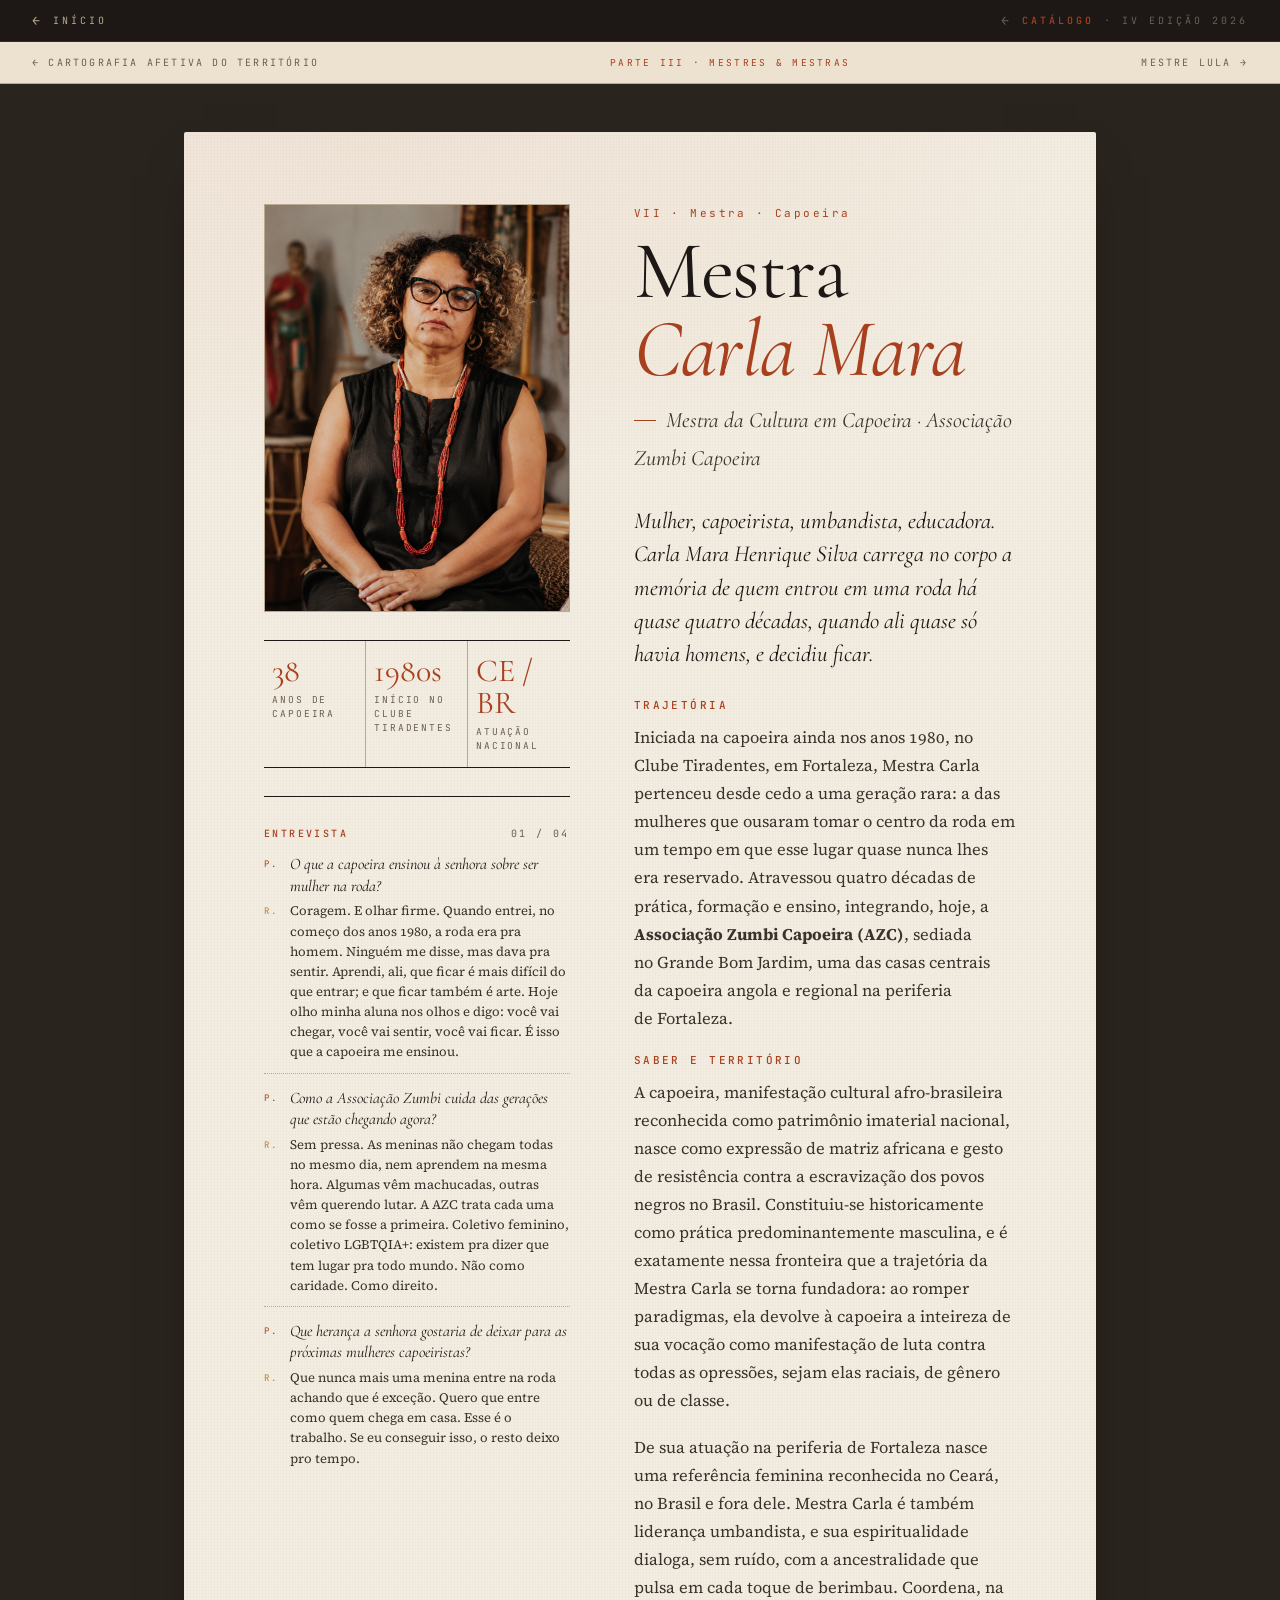
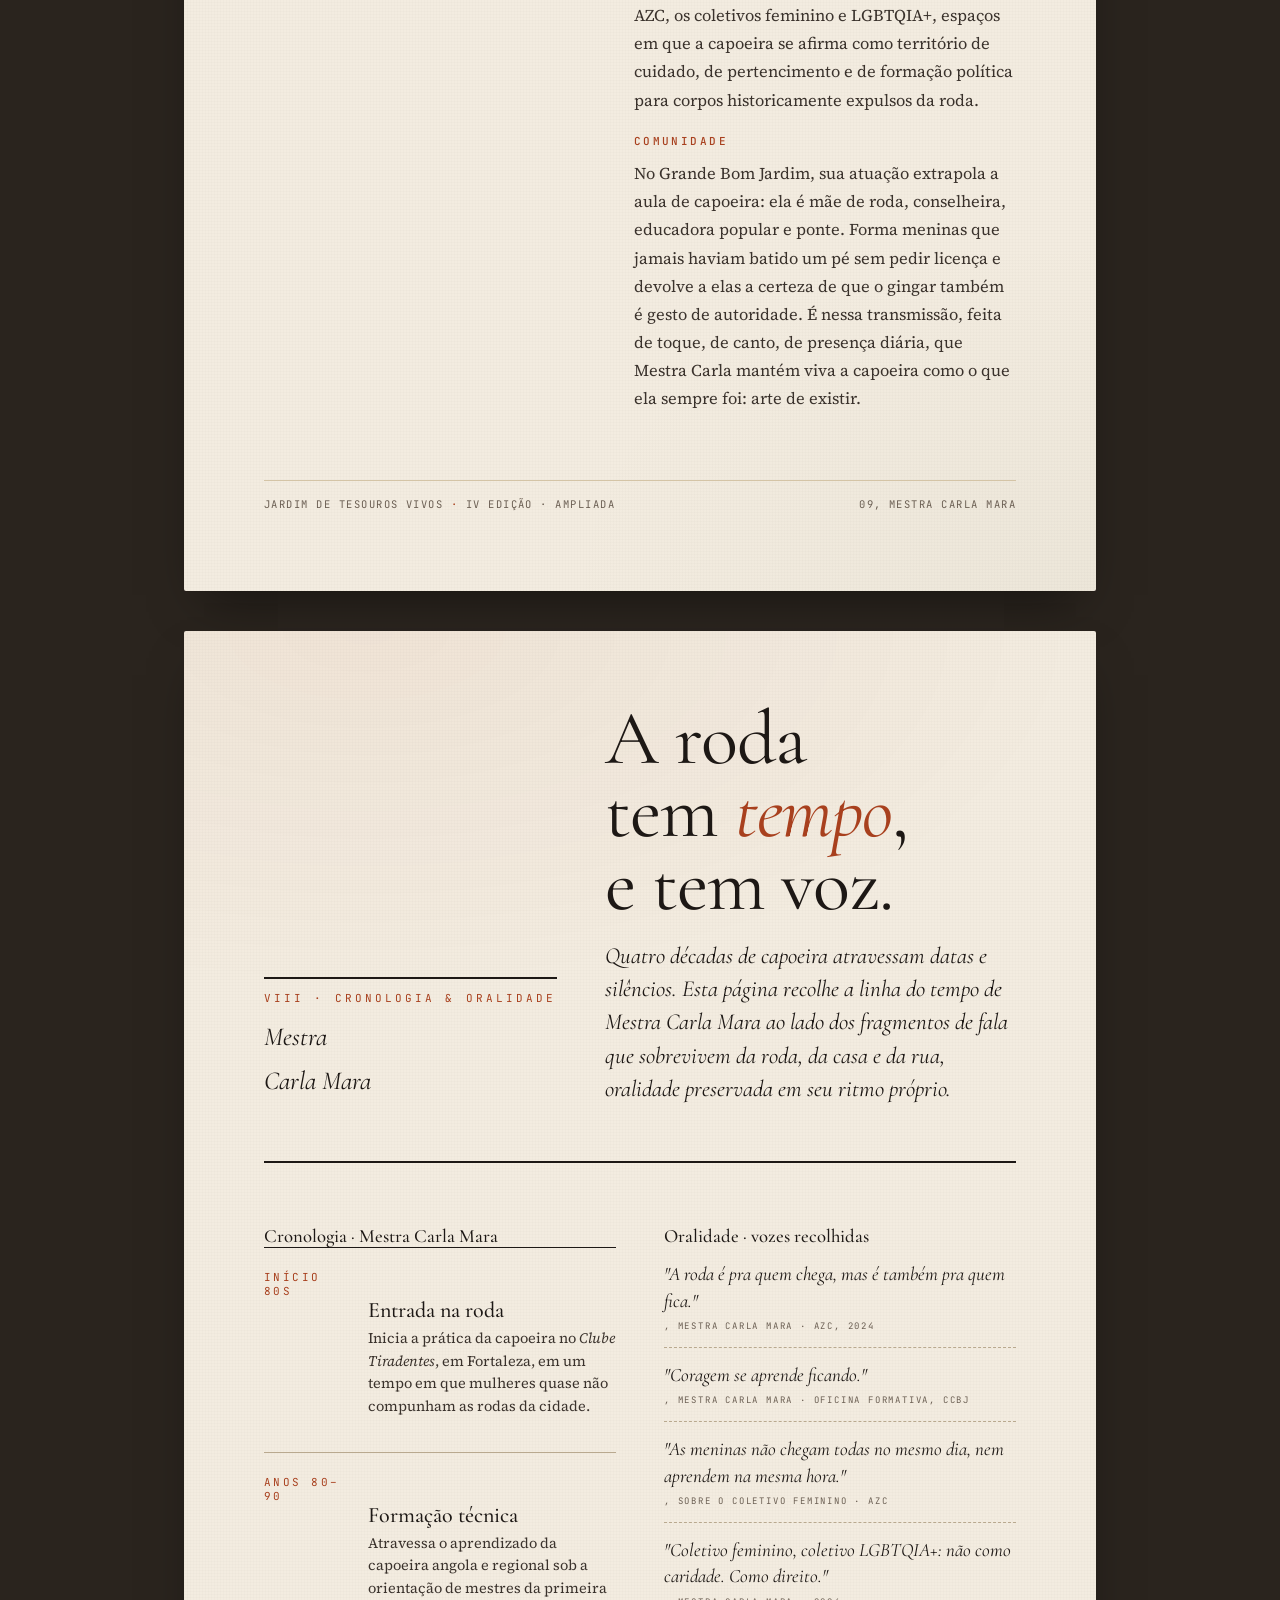
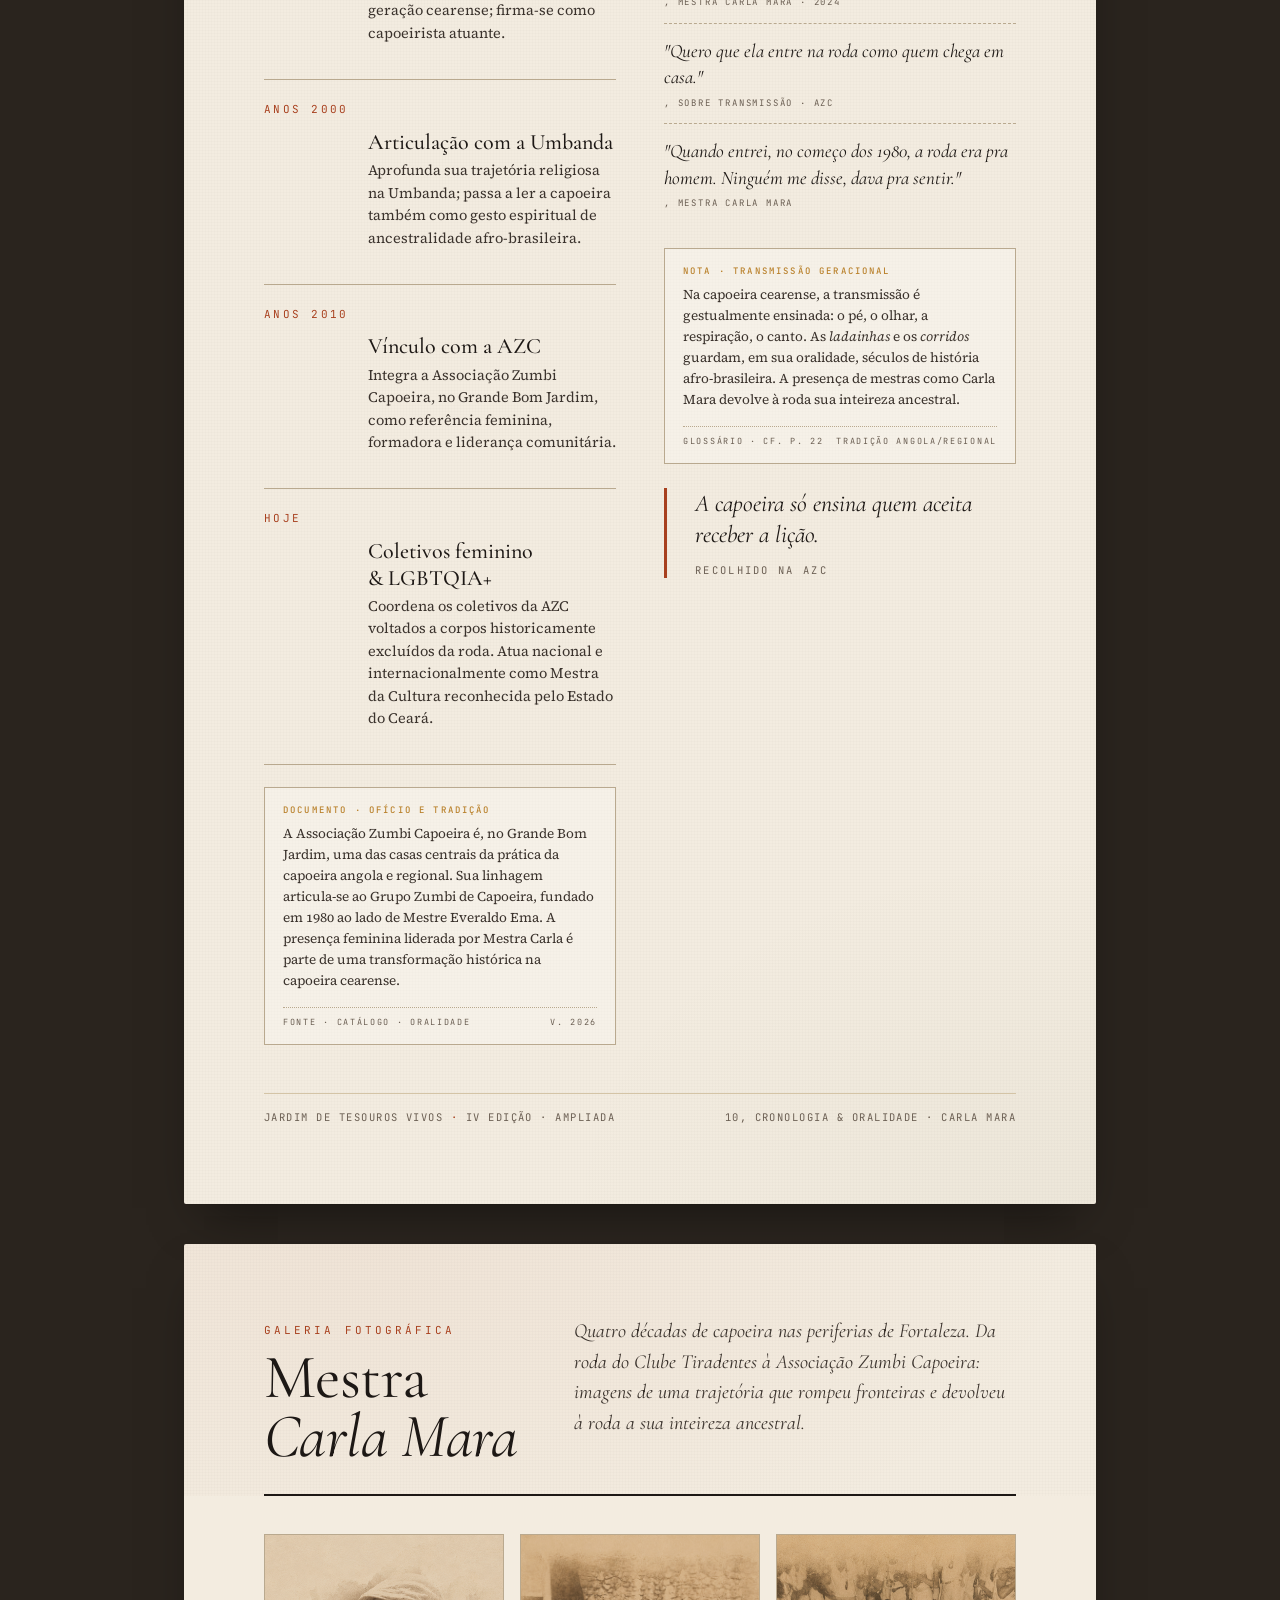
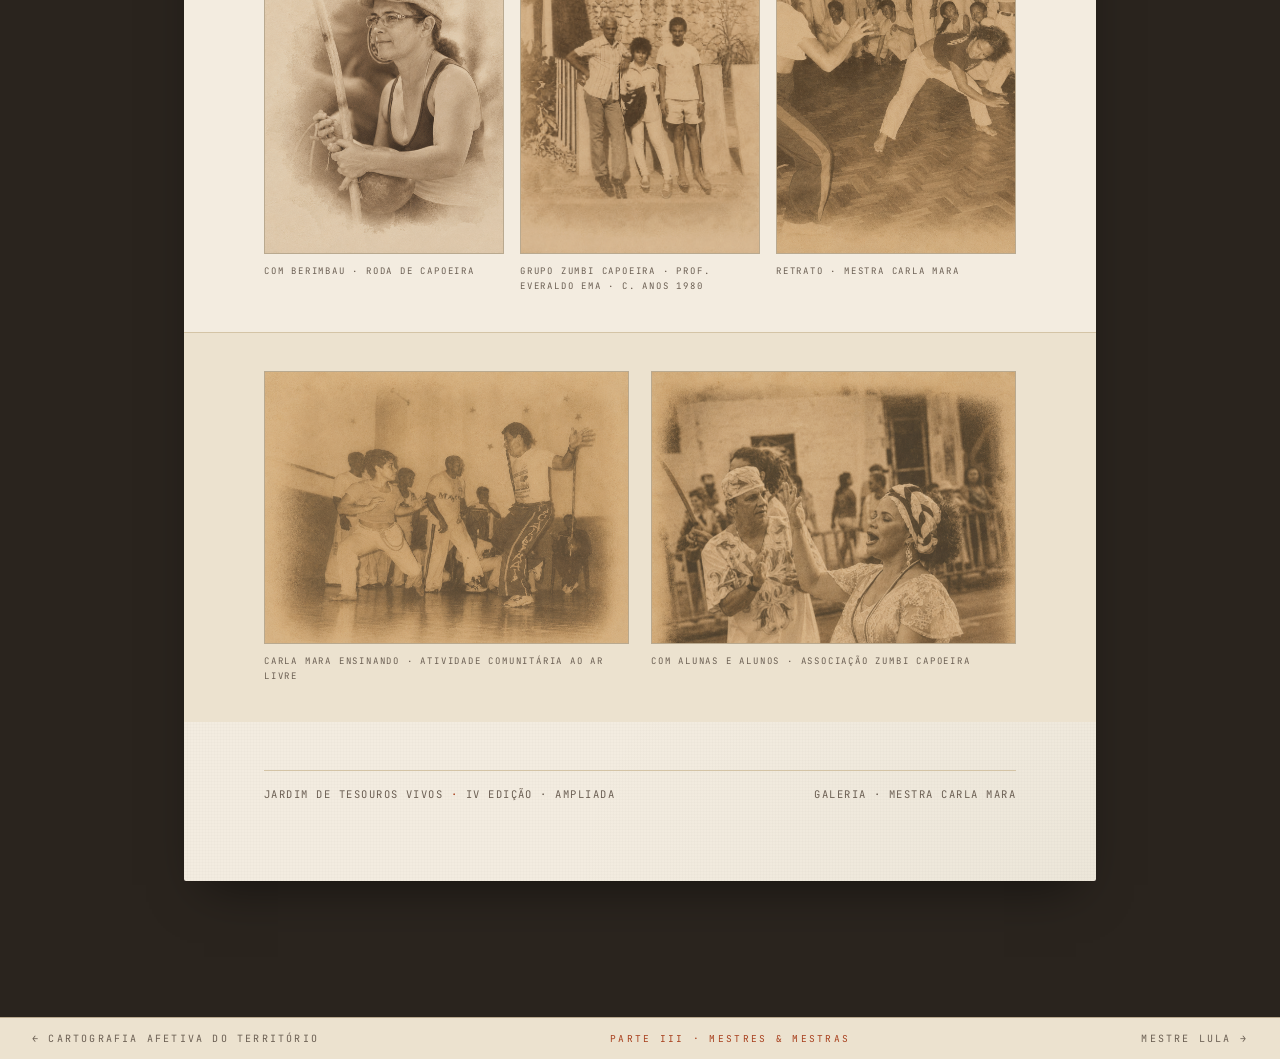
<file: catalogo/carla-mara.html>
<!DOCTYPE html>
<html lang="pt-BR">
<head>
<meta charset="utf-8">
<title>Mestra Carla Mara · Jardim de Tesouros Vivos · IV Edição 2026</title>
<meta name="viewport" content="width=device-width, initial-scale=1">
<link rel="preconnect" href="https://fonts.googleapis.com">
<link rel="preconnect" href="https://fonts.gstatic.com" crossorigin>
<link href="https://fonts.googleapis.com/css2?family=Cormorant+Garamond:ital,wght@0,300;0,400;0,500;0,600;1,400;1,500&family=Source+Serif+4:ital,opsz,wght@0,8..60,300;0,8..60,400;0,8..60,500;0,8..60,600;1,8..60,400&family=JetBrains+Mono:wght@400;500&display=swap" rel="stylesheet">
<link rel="stylesheet" href="estilo.css">
</head>
<body>

<nav class="nav-retorno" aria-label="Navegação principal">
  <a href="../index.html">Início</a>
  <span class="nav-title"><a href="../catálogo.html" style="color:inherit;text-decoration:none"><strong>Catálogo</strong> · IV Edição 2026</a></span>
</nav>

<nav class="nav-secao" aria-label="Entre seções">
  <a href="cartografia.html" class="nav-prev">← Cartografia Afetiva do Território</a>
  <span class="nav-parte">PARTE III · Mestres & Mestras</span>
  <a href="mestre-lula.html" class="nav-next">Mestre Lula →</a>
</nav>

<main class="book">
  <!-- ============== 09 · MESTRA CARLA MARA ============== -->
  <section class="page" data-screen-label="09 Mestra Carla Mara">
    <div class="profile">
      <!-- coluna esquerda: foto · estatísticas · entrevista -->
      <div>
        <figure class="profile-img has-photo">
          <img src="../image/mestra-carla.png" alt="Retrato da Mestra Carla Mara, na sede da Associação Zumbi Capoeira">
        </figure>
        <div class="stats">
          <div class="stat"><div class="num">38</div><div class="lbl">Anos de<br>capoeira</div></div>
          <div class="stat"><div class="num">1980s</div><div class="lbl">Início no<br>Clube Tiradentes</div></div>
          <div class="stat"><div class="num">CE / BR</div><div class="lbl">Atuação<br>nacional</div></div>
        </div>
        <div class="profile-interview">
          <h4>Entrevista <span>01 / 04</span></h4>
          <p class="q">O que a capoeira ensinou à senhora sobre ser mulher na roda?</p>
          <p class="a">Coragem. E olhar firme. Quando entrei, no começo dos anos 1980, a roda era pra homem. Ninguém me disse, mas dava pra sentir. Aprendi, ali, que ficar é mais difícil do que entrar; e que ficar também é arte. Hoje olho minha aluna nos olhos e digo: você vai chegar, você vai sentir, você vai ficar. É isso que a capoeira me ensinou.</p>
          <p class="q">Como a Associação Zumbi cuida das gerações que estão chegando agora?</p>
          <p class="a">Sem pressa. As meninas não chegam todas no mesmo dia, nem aprendem na mesma hora. Algumas vêm machucadas, outras vêm querendo lutar. A AZC trata cada uma como se fosse a primeira. Coletivo feminino, coletivo LGBTQIA+: existem pra dizer que tem lugar pra todo mundo. Não como caridade. Como direito.</p>
          <p class="q">Que herança a senhora gostaria de deixar para as próximas mulheres capoeiristas?</p>
          <p class="a">Que nunca mais uma menina entre na roda achando que é exceção. Quero que entre como quem chega em casa. Esse é o trabalho. Se eu conseguir isso, o resto deixo pro tempo.</p>
        </div>
      </div>

      <!-- coluna direita: cabeçalho · texto biográfico -->
      <div>
        <div class="profile-head">
          <p class="index">VII · Mestra · Capoeira</p>
          <h2 class="display">Mestra<br><em>Carla Mara</em></h2>
          <p class="role">Mestra da Cultura em Capoeira · Associação Zumbi Capoeira</p>
        </div>

        <div class="profile-body">
          <p class="lead">
            Mulher, capoeirista, umbandista, educadora. Carla Mara Henrique Silva carrega no corpo a memória de quem entrou em uma roda há quase quatro décadas, quando ali quase só havia homens, e decidiu ficar.
          </p>

          <h3>Trajetória</h3>
          <p>Iniciada na capoeira ainda nos anos 1980, no Clube Tiradentes, em Fortaleza, Mestra Carla pertenceu desde cedo a uma geração rara: a das mulheres que ousaram tomar o centro da roda em um tempo em que esse lugar quase nunca lhes era reservado. Atravessou quatro décadas de prática, formação e ensino, integrando, hoje, a <strong>Associação Zumbi Capoeira (AZC)</strong>, sediada no Grande Bom Jardim, uma das casas centrais da capoeira angola e regional na periferia de Fortaleza.</p>

          <h3>Saber e território</h3>
          <p>A capoeira, manifestação cultural afro-brasileira reconhecida como patrimônio imaterial nacional, nasce como expressão de matriz africana e gesto de resistência contra a escravização dos povos negros no Brasil. Constituiu-se historicamente como prática predominantemente masculina, e é exatamente nessa fronteira que a trajetória da Mestra Carla se torna fundadora: ao romper paradigmas, ela devolve à capoeira a inteireza de sua vocação como manifestação de luta contra todas as opressões, sejam elas raciais, de gênero ou de classe.</p>

          <p>De sua atuação na periferia de Fortaleza nasce uma referência feminina reconhecida no Ceará, no Brasil e fora dele. Mestra Carla é também liderança umbandista, e sua espiritualidade dialoga, sem ruído, com a ancestralidade que pulsa em cada toque de berimbau. Coordena, na AZC, os coletivos feminino e LGBTQIA+, espaços em que a capoeira se afirma como território de cuidado, de pertencimento e de formação política para corpos historicamente expulsos da roda.</p>

          <h3>Comunidade</h3>
          <p>No Grande Bom Jardim, sua atuação extrapola a aula de capoeira: ela é mãe de roda, conselheira, educadora popular e ponte. Forma meninas que jamais haviam batido um pé sem pedir licença e devolve a elas a certeza de que o gingar também é gesto de autoridade. É nessa transmissão, feita de toque, de canto, de presença diária, que Mestra Carla mantém viva a capoeira como o que ela sempre foi: arte de existir.</p>
        </div>
      </div>
    </div>

    <div class="folio">
      <span>Jardim de Tesouros Vivos <span class="dot">·</span>&nbsp;IV EDIÇÃO · AMPLIADA</span>
      <span>09, Mestra Carla Mara</span>
    </div>
  </section>


  <!-- ============== 10 · CARLA · CRONOLOGIA & ORALIDADE ============== -->
  <section class="page" data-screen-label="10 Carla Mara · Cronologia e oralidade">
    <div class="crono-head">
      <div class="mark">
        <span class="eyebrow">VIII · CRONOLOGIA &amp; ORALIDADE</span>
        <p class="who">Mestra<br>Carla Mara</p>
      </div>
      <div>
        <h2 class="display">A roda<br>tem <em>tempo</em>,<br>e tem voz.</h2>
        <p class="lead" style="margin-top: 18px;">Quatro décadas de capoeira atravessam datas e silêncios. Esta página recolhe a linha do tempo de Mestra Carla Mara ao lado dos fragmentos de fala que sobrevivem da roda, da casa e da rua, oralidade preservada em seu ritmo próprio.</p>
      </div>
    </div>

    <div class="crono-grid">
      <div class="left">
        <h3>Cronologia · Mestra Carla Mara</h3>
        <ol class="timeline">
          <li><span class="year">Início 80s</span><div><h4>Entrada na roda</h4><p>Inicia a prática da capoeira no <em>Clube Tiradentes</em>, em Fortaleza, em um tempo em que mulheres quase não compunham as rodas da cidade.</p></div></li>
          <li><span class="year">Anos 80–90</span><div><h4>Formação técnica</h4><p>Atravessa o aprendizado da capoeira angola e regional sob a orientação de mestres da primeira geração cearense; firma-se como capoeirista atuante.</p></div></li>
          <li><span class="year">Anos 2000</span><div><h4>Articulação com a Umbanda</h4><p>Aprofunda sua trajetória religiosa na Umbanda; passa a ler a capoeira também como gesto espiritual de ancestralidade afro-brasileira.</p></div></li>
          <li><span class="year">Anos 2010</span><div><h4>Vínculo com a AZC</h4><p>Integra a Associação Zumbi Capoeira, no Grande Bom Jardim, como referência feminina, formadora e liderança comunitária.</p></div></li>
          <li><span class="year">Hoje</span><div><h4>Coletivos feminino &amp; LGBTQIA+</h4><p>Coordena os coletivos da AZC voltados a corpos historicamente excluídos da roda. Atua nacional e internacionalmente como Mestra da Cultura reconhecida pelo Estado do Ceará.</p></div></li>
        </ol>

        <div class="doc-block">
          <h5>Documento · Ofício e tradição</h5>
          <p>A Associação Zumbi Capoeira é, no Grande Bom Jardim, uma das casas centrais da prática da capoeira angola e regional. Sua linhagem articula-se ao Grupo Zumbi de Capoeira, fundado em 1980 ao lado de Mestre Everaldo Ema. A presença feminina liderada por Mestra Carla é parte de uma transformação histórica na capoeira cearense.</p>
          <div class="doc-meta"><span>Fonte · catálogo · oralidade</span><span>v. 2026</span></div>
        </div>
      </div>

      <div class="right">
        <h3>Oralidade · vozes recolhidas</h3>
        <ul class="fragments">
          <li>"A roda é pra quem chega, mas é também pra quem fica."<span class="src">,  Mestra Carla Mara · AZC, 2024</span></li>
          <li>"Coragem se aprende ficando."<span class="src">,  Mestra Carla Mara · oficina formativa, CCBJ</span></li>
          <li>"As meninas não chegam todas no mesmo dia, nem aprendem na mesma hora."<span class="src">,  sobre o coletivo feminino · AZC</span></li>
          <li>"Coletivo feminino, coletivo LGBTQIA+: não como caridade. Como direito."<span class="src">,  Mestra Carla Mara · 2024</span></li>
          <li>"Quero que ela entre na roda como quem chega em casa."<span class="src">,  sobre transmissão · AZC</span></li>
          <li>"Quando entrei, no começo dos 1980, a roda era pra homem. Ninguém me disse, dava pra sentir."<span class="src">,  Mestra Carla Mara</span></li>
        </ul>

        <div class="doc-block" style="margin-top: 24px;">
          <h5>Nota · transmissão geracional</h5>
          <p>Na capoeira cearense, a transmissão é gestualmente ensinada: o pé, o olhar, a respiração, o canto. As <em>ladainhas</em> e os <em>corridos</em> guardam, em sua oralidade, séculos de história afro-brasileira. A presença de mestras como Carla Mara devolve à roda sua inteireza ancestral.</p>
          <div class="doc-meta"><span>Glossário · cf. p. 22</span><span>Tradição angola/regional</span></div>
        </div>

        <p class="pullquote" style="margin-top: 24px; font-size: 24px;">
          A capoeira só ensina quem aceita receber a lição.
          <cite>recolhido na AZC</cite>
        </p>
      </div>
    </div>

    <div class="folio">
      <span>Jardim de Tesouros Vivos <span class="dot">·</span>&nbsp;IV EDIÇÃO · AMPLIADA</span>
      <span>10, Cronologia &amp; oralidade · Carla Mara</span>
    </div>
  </section>



  <!-- ============== GALERIA · MESTRA CARLA MARA ============== -->
  <section class="page" data-screen-label="Galeria · Mestra Carla Mara">

    <div class="gallery-header">
      <div>
        <span class="eyebrow">GALERIA FOTOGRÁFICA</span>
        <h2 class="display" style="font-size:clamp(42px,5vw,62px);line-height:0.94;margin-top:10px;">Mestra<br><em>Carla Mara</em></h2>
      </div>
      <p class="gallery-intro">Quatro décadas de capoeira nas periferias de Fortaleza. Da roda do Clube Tiradentes à Associação Zumbi Capoeira: imagens de uma trajetória que rompeu fronteiras e devolveu à roda a sua inteireza ancestral.</p>
    </div>

    <!-- faixa 1 · papel natural · retratos e memória histórica -->
    <div class="gallery-band gallery-band--paper">
      <div class="gallery-grid-3">

        <figure class="gal-item">
          <div class="gal-photo port">
            <img src="../image/mestra-carla-hist%C3%B3ria/ChatGPT%20Image%2026%20de%20mai.%20de%202026%2C%2013_04_15.png"
                 alt="Mestra Carla Mara com berimbau na roda de capoeira">
          </div>
          <figcaption class="gal-caption">Com berimbau · roda de capoeira</figcaption>
        </figure>

        <figure class="gal-item">
          <div class="gal-photo port">
            <img src="../image/mestra-carla-hist%C3%B3ria/ChatGPT%20Image%2026%20de%20mai.%20de%202026%2C%2013_04_37.png"
                 alt="Grupo Zumbi Capoeira com Mestre Everaldo Ema, anos 1980">
          </div>
          <figcaption class="gal-caption">Grupo Zumbi Capoeira · Prof. Everaldo Ema · c. anos 1980</figcaption>
        </figure>

        <figure class="gal-item">
          <div class="gal-photo port">
            <img src="../image/mestra-carla-hist%C3%B3ria/ChatGPT%20Image%2026%20de%20mai.%20de%202026%2C%2013_04_52.png"
                 alt="Retrato de Mestra Carla Mara">
          </div>
          <figcaption class="gal-caption">Retrato · Mestra Carla Mara</figcaption>
        </figure>

      </div>
    </div>

    <!-- faixa 2 · papel fundo · presença pública e transmissão -->
    <div class="gallery-band gallery-band--deep">
      <div class="gallery-grid-2">

        <figure class="gal-item">
          <div class="gal-photo land">
            <img src="../image/mestra-carla-hist%C3%B3ria/ChatGPT%20Image%2026%20de%20mai.%20de%202026%2C%2013_05_16.png"
                 alt="Mestra Carla Mara ensinando capoeira em atividade comunitária ao ar livre">
          </div>
          <figcaption class="gal-caption">Carla Mara ensinando · atividade comunitária ao ar livre</figcaption>
        </figure>

        <figure class="gal-item">
          <div class="gal-photo land">
            <img src="../image/mestra-carla-hist%C3%B3ria/ChatGPT%20Image%2026%20de%20mai.%20de%202026%2C%2013_05_38.png"
                 alt="Mestra Carla Mara com alunas e alunos da Associação Zumbi Capoeira">
          </div>
          <figcaption class="gal-caption">Com alunas e alunos · Associação Zumbi Capoeira</figcaption>
        </figure>

      </div>
    </div>

    <div class="folio">
      <span>Jardim de Tesouros Vivos <span class="dot">·</span>&nbsp;IV EDIÇÃO · AMPLIADA</span>
      <span>Galeria · Mestra Carla Mara</span>
    </div>
  </section>


</main>

<nav class="nav-secao" style="border-top:1px solid var(--rule); border-bottom:none; margin-top:0;" aria-label="Paginação inferior">
  <a href="cartografia.html">← Cartografia Afetiva do Território</a>
  <span class="nav-parte">PARTE III · Mestres & Mestras</span>
  <a href="mestre-lula.html">Mestre Lula →</a>
</nav>

</body>
</html>
</file>
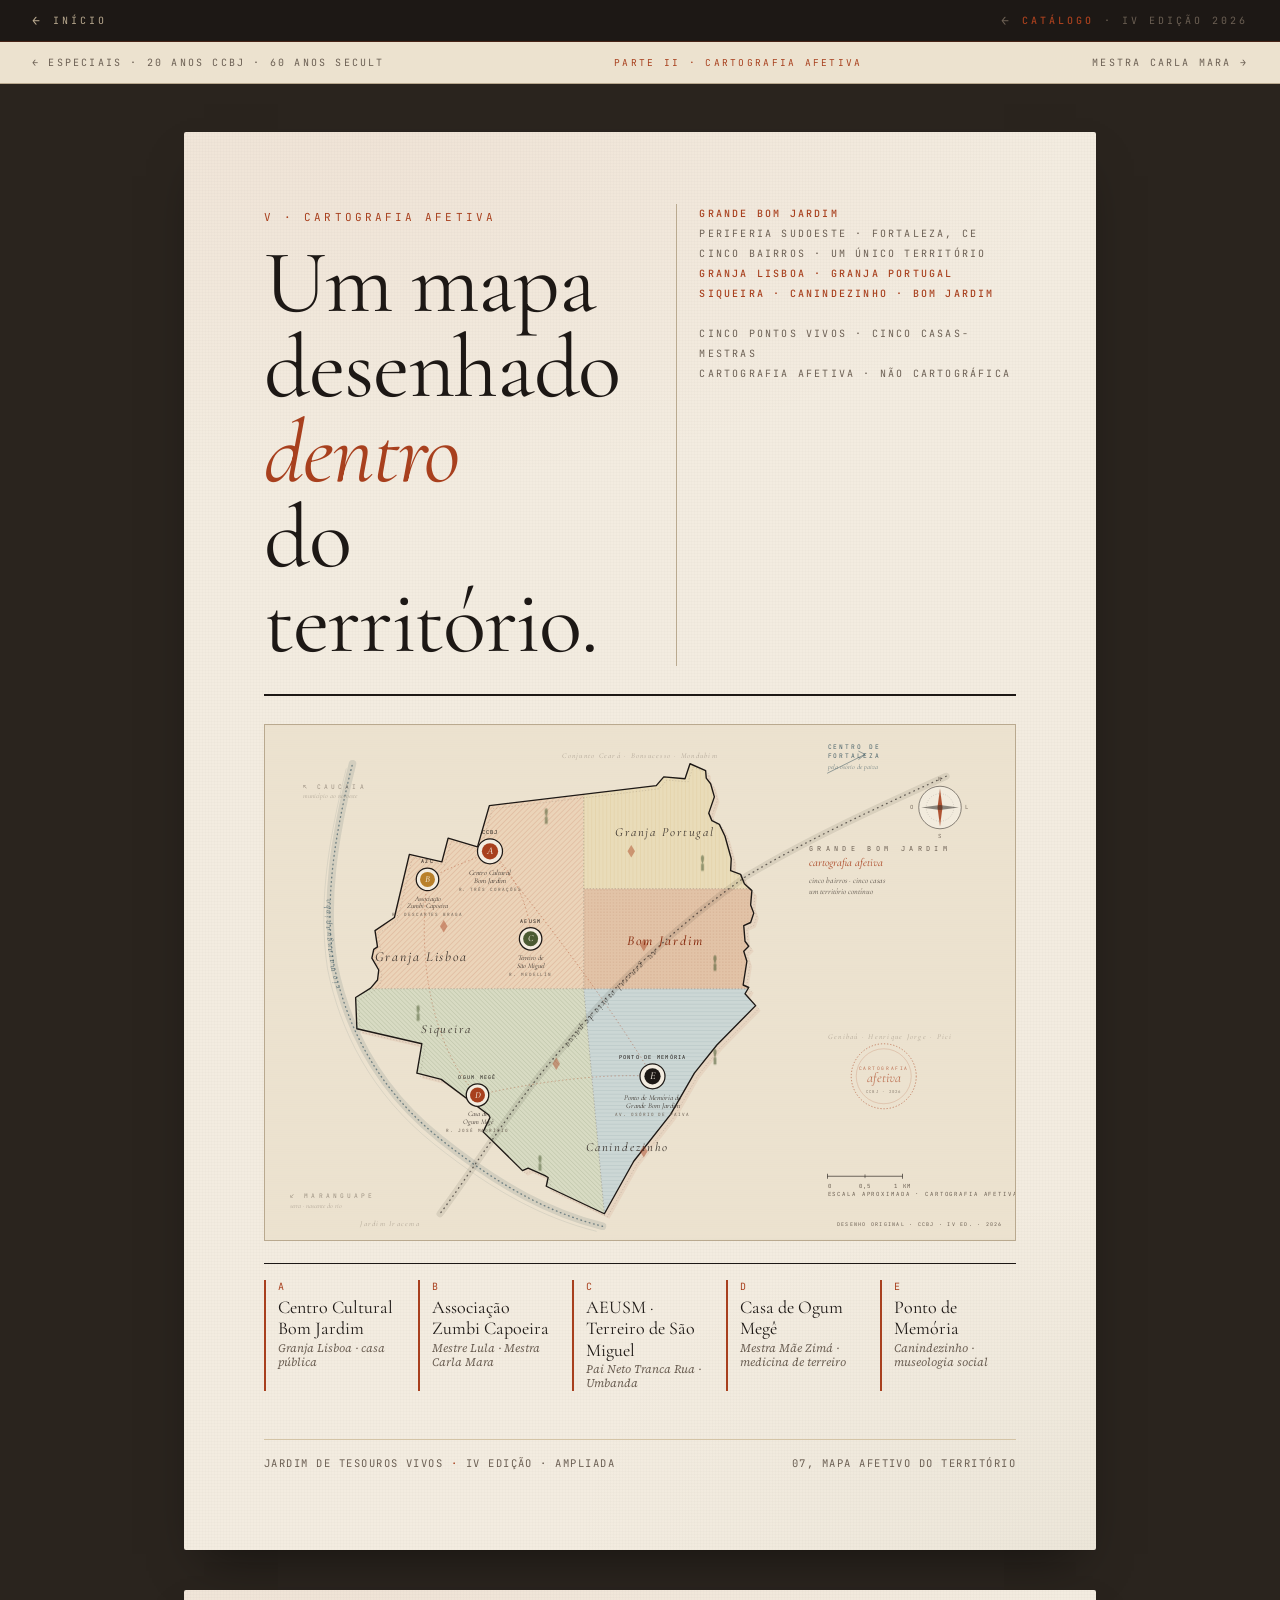
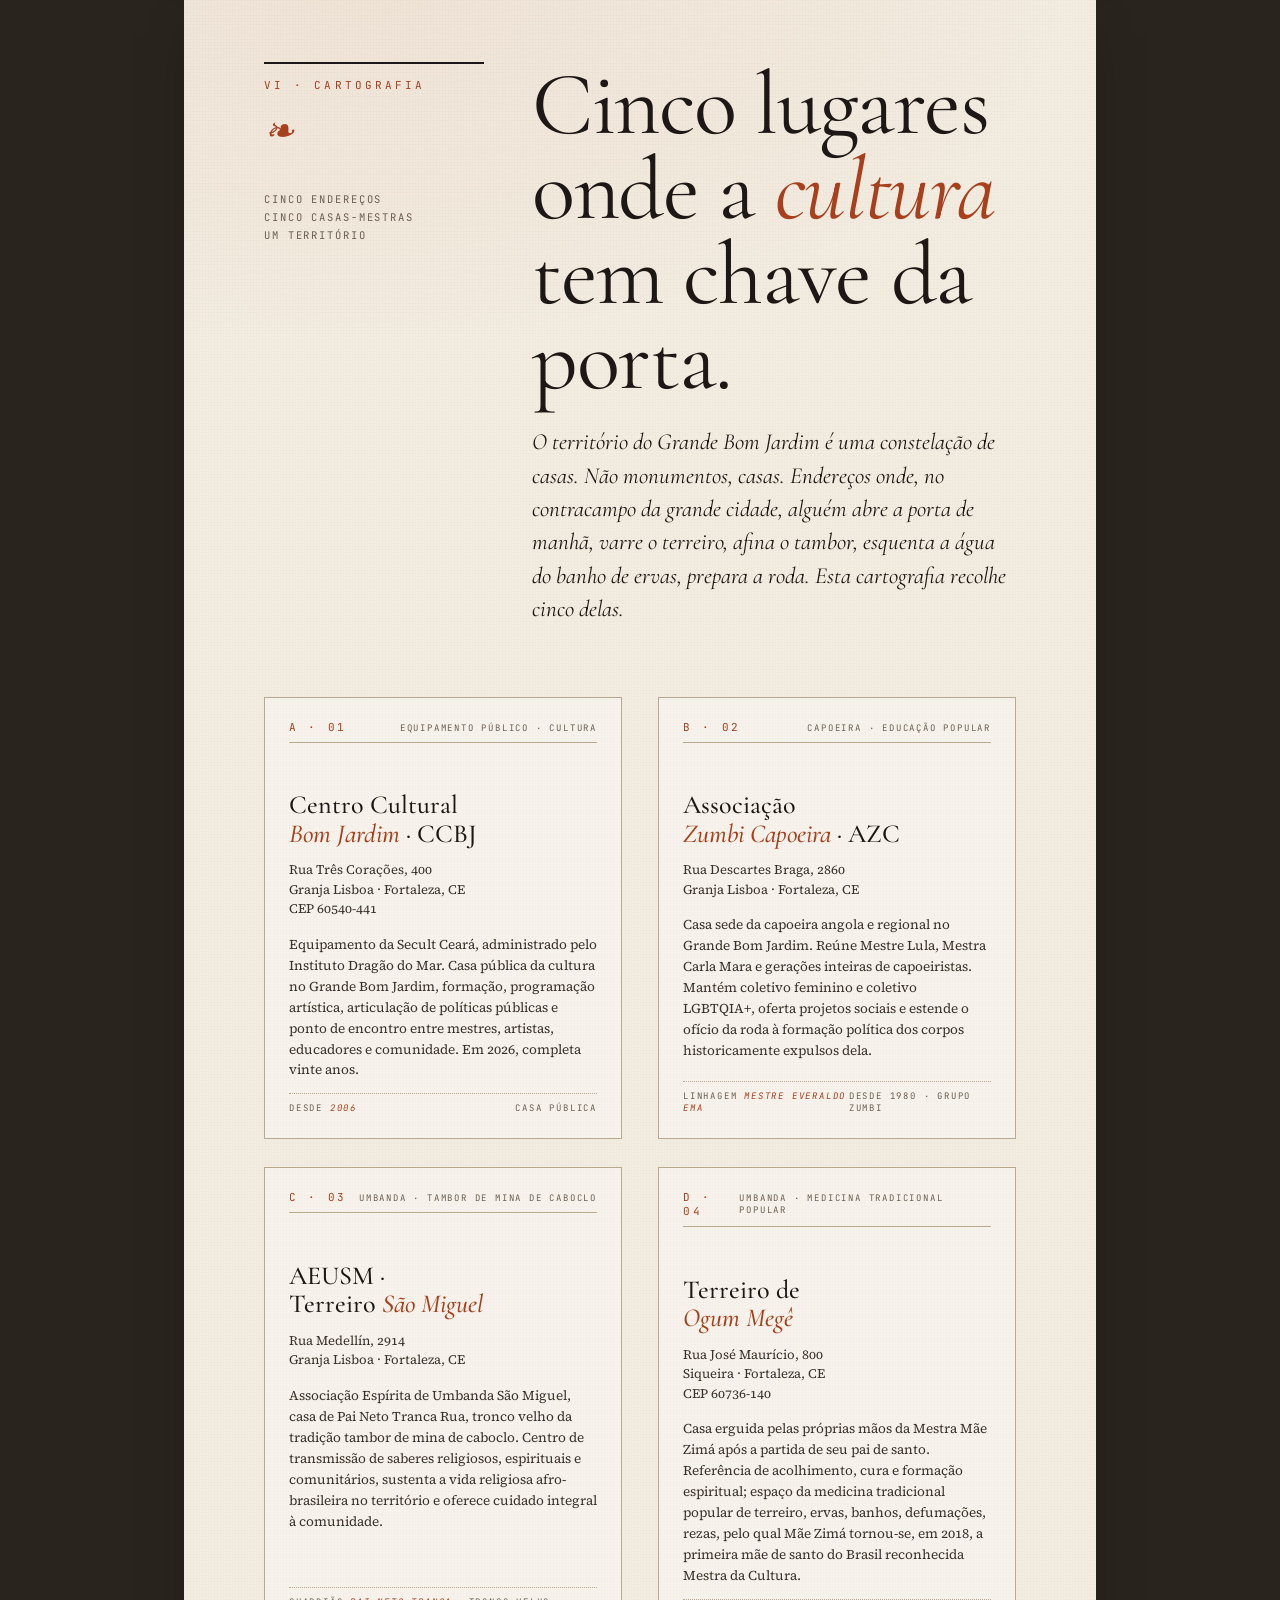
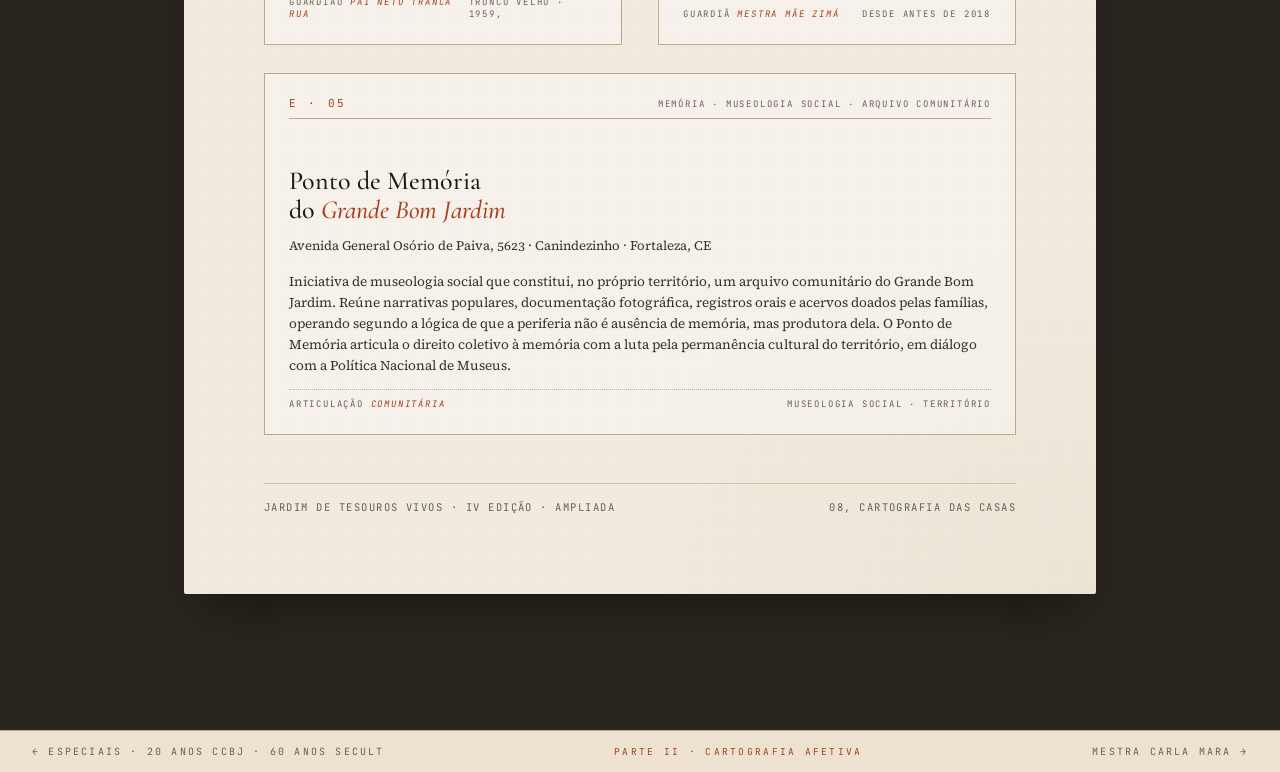
<file: catalogo/cartografia.html>
<!DOCTYPE html>
<html lang="pt-BR">
<head>
<meta charset="utf-8">
<title>Cartografia Afetiva do Território · Jardim de Tesouros Vivos · IV Edição 2026</title>
<meta name="viewport" content="width=device-width, initial-scale=1">
<link rel="preconnect" href="https://fonts.googleapis.com">
<link rel="preconnect" href="https://fonts.gstatic.com" crossorigin>
<link href="https://fonts.googleapis.com/css2?family=Cormorant+Garamond:ital,wght@0,300;0,400;0,500;0,600;1,400;1,500&family=Source+Serif+4:ital,opsz,wght@0,8..60,300;0,8..60,400;0,8..60,500;0,8..60,600;1,8..60,400&family=JetBrains+Mono:wght@400;500&display=swap" rel="stylesheet">
<link rel="stylesheet" href="estilo.css">
</head>
<body>

<nav class="nav-retorno" aria-label="Navegação principal">
  <a href="../index.html">Início</a>
  <span class="nav-title"><a href="../catálogo.html" style="color:inherit;text-decoration:none"><strong>Catálogo</strong> · IV Edição 2026</a></span>
</nav>

<nav class="nav-secao" aria-label="Entre seções">
  <a href="especiais.html" class="nav-prev">← Especiais · 20 anos CCBJ · 60 anos Secult</a>
  <span class="nav-parte">PARTE II · Cartografia afetiva</span>
  <a href="carla-mara.html" class="nav-next">Mestra Carla Mara →</a>
</nav>

<main class="book">
  <!-- ============== 07 · MAPA AFETIVO ============== -->
  <section class="page" data-screen-label="07 Mapa Afetivo do Território">
    <div class="map-head">
      <div>
        <span class="eyebrow">V · CARTOGRAFIA AFETIVA</span>
        <h2 class="display" style="margin-top: 14px;">Um mapa<br>desenhado <em>dentro</em><br>do território.</h2>
      </div>
      <div class="meta-block">
        <strong>Grande Bom Jardim</strong><br>
        Periferia sudoeste · Fortaleza, CE<br>
        Cinco bairros · um único território<br>
        <strong>Granja Lisboa · Granja Portugal</strong><br>
        <strong>Siqueira · Canindezinho · Bom Jardim</strong><br>
        <br>
        Cinco pontos vivos · cinco casas-mestras<br>
        Cartografia afetiva · não cartográfica
      </div>
    </div>

    <div class="map-canvas">
      <svg viewBox="0 0 1200 820" xmlns="http://www.w3.org/2000/svg" preserveAspectRatio="xMidYMid meet" aria-label="Mapa afetivo do Grande Bom Jardim — Granja Lisboa a noroeste, Granja Portugal no nordeste, Bom Jardim no centro-leste, Siqueira no sudoeste e Canindezinho no sul/sudeste incluindo a cauda meridional. Caucaia ao noroeste, Maranguape ao sudoeste/sul, Centro de Fortaleza ao nordeste.">
        <defs>
          <pattern id="hatch-terra" patternUnits="userSpaceOnUse" width="6" height="6" patternTransform="rotate(45)">
            <line x1="0" y1="0" x2="0" y2="6" stroke="#a8401e" stroke-width="0.7" opacity="0.6"></line>
          </pattern>
          <pattern id="hatch-ocre" patternUnits="userSpaceOnUse" width="6" height="6" patternTransform="rotate(0)">
            <line x1="0" y1="0" x2="0" y2="6" stroke="#b9802a" stroke-width="0.55" opacity="0.5"></line>
          </pattern>
          <pattern id="hatch-bj" patternUnits="userSpaceOnUse" width="5" height="5">
            <circle cx="2.5" cy="2.5" r="0.6" fill="#8a3014" opacity="0.55"></circle>
          </pattern>
          <pattern id="hatch-verde" patternUnits="userSpaceOnUse" width="5" height="5" patternTransform="rotate(135)">
            <line x1="0" y1="0" x2="0" y2="5" stroke="#4a5a32" stroke-width="0.65" opacity="0.55"></line>
          </pattern>
          <pattern id="hatch-azul" patternUnits="userSpaceOnUse" width="6" height="6" patternTransform="rotate(90)">
            <line x1="0" y1="0" x2="0" y2="6" stroke="#2f4e5a" stroke-width="0.6" opacity="0.45"></line>
          </pattern>
          <pattern id="hatch-paper" patternUnits="userSpaceOnUse" width="3" height="3">
            <circle cx="1.5" cy="1.5" r="0.35" fill="#a8401e" opacity="0.1"></circle>
          </pattern>
        </defs>

        <!-- fundo papel -->
        <rect x="0" y="0" width="1200" height="820" fill="#ece2cf"></rect>
        <rect x="0" y="0" width="1200" height="820" fill="url(#hatch-paper)"></rect>

        <!-- sombra/eco do território (deslocado) -->
        <path d="M 680 60 L 705 71 L 706 83 L 713 92 L 719 113 L 710 139 L 715 151 L 727 157 L 736 176 L 746 212 L 745 231 L 761 237 L 767 252 L 779 263 L 777 286 L 782 299 L 777 314 L 766 319 L 768 344 L 774 352 L 766 360 L 771 376 L 765 414 L 774 418 L 768 428 L 785 447 L 723 510 L 687 555 L 649 621 L 590 696 L 543 780 L 450 736 L 453 722 L 448 719 L 421 707 L 412 711 L 349 649 L 360 626 L 358 622 L 282 565 L 243 555 L 251 508 L 147 484 L 145 434 L 169 419 L 180 406 L 182 390 L 171 371 L 174 357 L 180 353 L 176 327 L 207 306 L 231 205 L 283 217 L 293 179 L 340 193 L 359 127 L 626 95 L 638 81 L 672 84 L 680 60 Z" fill="#a8401e" opacity="0.08" transform="translate(8 8)"></path>

        <!-- base do território (papel claro) -->
        <path d="M 680 60 L 705 71 L 706 83 L 713 92 L 719 113 L 710 139 L 715 151 L 727 157 L 736 176 L 746 212 L 745 231 L 761 237 L 767 252 L 779 263 L 777 286 L 782 299 L 777 314 L 766 319 L 768 344 L 774 352 L 766 360 L 771 376 L 765 414 L 774 418 L 768 428 L 785 447 L 723 510 L 687 555 L 649 621 L 590 696 L 543 780 L 450 736 L 453 722 L 448 719 L 421 707 L 412 711 L 349 649 L 360 626 L 358 622 L 282 565 L 243 555 L 251 508 L 147 484 L 145 434 L 169 419 L 180 406 L 182 390 L 171 371 L 174 357 L 180 353 L 176 327 L 207 306 L 231 205 L 283 217 L 293 179 L 340 193 L 359 127 L 626 95 L 638 81 L 672 84 L 680 60 Z" fill="#f3ece0" stroke="none"></path>

        <!-- ============ BAIRROS ============ -->
        <!-- Granja Lisboa · NO (cor base + textura terra) -->
        <path d="M 510 109 L 359 127 L 340 193 L 293 179 L 283 217 L 231 205 L 207 306 L 176 327 L 180 353 L 174 357 L 171 371 L 182 390 L 180 406 L 169 419 L 167 420 L 510 420 Z" fill="#e8caa8" opacity="0.7"></path>
        <path d="M 510 109 L 359 127 L 340 193 L 293 179 L 283 217 L 231 205 L 207 306 L 176 327 L 180 353 L 174 357 L 171 371 L 182 390 L 180 406 L 169 419 L 167 420 L 510 420 Z" fill="url(#hatch-terra)" opacity="0.95"></path>

        <!-- Granja Portugal · NE (cor base + textura ocre) -->
        <path d="M 510 109 L 626 95 L 638 81 L 672 84 L 680 60 L 680 60 L 705 71 L 706 83 L 713 92 L 719 113 L 710 139 L 715 151 L 727 157 L 736 176 L 746 212 L 745 231 L 761 237 L 767 252 L 776 260 L 510 260 Z" fill="#e6d6a8" opacity="0.7"></path>
        <path d="M 510 109 L 626 95 L 638 81 L 672 84 L 680 60 L 680 60 L 705 71 L 706 83 L 713 92 L 719 113 L 710 139 L 715 151 L 727 157 L 736 176 L 746 212 L 745 231 L 761 237 L 767 252 L 776 260 L 510 260 Z" fill="url(#hatch-ocre)" opacity="0.95"></path>

        <!-- Bom Jardim · centro-leste (cor base + pontilhado) -->
        <path d="M 776 260 L 779 263 L 777 286 L 782 299 L 777 314 L 766 319 L 768 344 L 774 352 L 766 360 L 771 376 L 765 414 L 774 418 L 773 420 L 510 420 L 510 260 Z" fill="#dcb38f" opacity="0.7"></path>
        <path d="M 776 260 L 779 263 L 777 286 L 782 299 L 777 314 L 766 319 L 768 344 L 774 352 L 766 360 L 771 376 L 765 414 L 774 418 L 773 420 L 510 420 L 510 260 Z" fill="url(#hatch-bj)" opacity="0.95"></path>

        <!-- Siqueira · SO (verde + textura verde) -->
        <path d="M 543 780 L 543 780 L 450 736 L 453 722 L 448 719 L 421 707 L 412 711 L 349 649 L 360 626 L 358 622 L 282 565 L 243 555 L 251 508 L 147 484 L 145 434 L 167 420 L 510 420 Z" fill="#cdd4b7" opacity="0.7"></path>
        <path d="M 543 780 L 543 780 L 450 736 L 453 722 L 448 719 L 421 707 L 412 711 L 349 649 L 360 626 L 358 622 L 282 565 L 243 555 L 251 508 L 147 484 L 145 434 L 167 420 L 510 420 Z" fill="url(#hatch-verde)" opacity="0.92"></path>

        <!-- Canindezinho · S/SE + cauda (azul-acinzentado + textura azul) -->
        <path d="M 773 420 L 768 428 L 785 447 L 723 510 L 687 555 L 649 621 L 590 696 L 543 780 L 510 420 Z" fill="#bdcfd1" opacity="0.7"></path>
        <path d="M 773 420 L 768 428 L 785 447 L 723 510 L 687 555 L 649 621 L 590 696 L 543 780 L 510 420 Z" fill="url(#hatch-azul)" opacity="0.95"></path>

        <!-- limites internos (linha fina entre bairros) -->
        <g stroke="#3a322c" stroke-width="0.8" fill="none" opacity="0.5" stroke-linecap="round" stroke-dasharray="1 4">
          <!-- Linha A: Lisboa | Portugal+BJ -->
          <path d="M 510 109 L 510 420"></path>
          <!-- Linha B: Portugal | BJ -->
          <path d="M 510 260 L 776 260"></path>
          <!-- Linha C: Lisboa+BJ | Siqueira+Canin -->
          <path d="M 167 420 L 773 420"></path>
          <!-- Linha D: Siqueira | Canin -->
          <path d="M 510 420 L 543 780"></path>
        </g>

        <!-- contorno principal (xilogravura) -->
        <path d="M 680 60 L 705 71 L 706 83 L 713 92 L 719 113 L 710 139 L 715 151 L 727 157 L 736 176 L 746 212 L 745 231 L 761 237 L 767 252 L 779 263 L 777 286 L 782 299 L 777 314 L 766 319 L 768 344 L 774 352 L 766 360 L 771 376 L 765 414 L 774 418 L 768 428 L 785 447 L 723 510 L 687 555 L 649 621 L 590 696 L 543 780 L 450 736 L 453 722 L 448 719 L 421 707 L 412 711 L 349 649 L 360 626 L 358 622 L 282 565 L 243 555 L 251 508 L 147 484 L 145 434 L 169 419 L 180 406 L 182 390 L 171 371 L 174 357 L 180 353 L 176 327 L 207 306 L 231 205 L 283 217 L 293 179 L 340 193 L 359 127 L 626 95 L 638 81 L 672 84 L 680 60 Z" fill="none" stroke="#1d1815" stroke-width="2.2" stroke-linejoin="round"></path>
        <!-- eco do contorno -->
        <path d="M 680 60 L 705 71 L 706 83 L 713 92 L 719 113 L 710 139 L 715 151 L 727 157 L 736 176 L 746 212 L 745 231 L 761 237 L 767 252 L 779 263 L 777 286 L 782 299 L 777 314 L 766 319 L 768 344 L 774 352 L 766 360 L 771 376 L 765 414 L 774 418 L 768 428 L 785 447 L 723 510 L 687 555 L 649 621 L 590 696 L 543 780 L 450 736 L 453 722 L 448 719 L 421 707 L 412 711 L 349 649 L 360 626 L 358 622 L 282 565 L 243 555 L 251 508 L 147 484 L 145 434 L 169 419 L 180 406 L 182 390 L 171 371 L 174 357 L 180 353 L 176 327 L 207 306 L 231 205 L 283 217 L 293 179 L 340 193 L 359 127 L 626 95 L 638 81 L 672 84 L 680 60 Z" fill="none" stroke="#6b5f53" stroke-width="0.6" stroke-dasharray="2 3" stroke-linejoin="round" transform="translate(5 5)" opacity="0.55"></path>

        <!-- ====== RIO MARANGUAPINHO ======
             O Maranguapinho corre pelo flanco sudoeste/oeste, vindo da serra de
             Maranguape (sul/sudoeste) e seguindo norte-nordeste pela divisa com Caucaia. -->
        <path d="M 540 800 C 460 780, 380 740, 280 660 C 180 580, 130 480, 110 380 C 95 280, 110 180, 140 60"
              fill="none" stroke="#2f4e5a" stroke-width="12" stroke-linecap="round" opacity="0.13"></path>
        <path id="rio-maranguapinho" d="M 540 800 C 460 780, 380 740, 280 660 C 180 580, 130 480, 110 380 C 95 280, 110 180, 140 60"
              fill="none" stroke="#2f4e5a" stroke-width="2.2" stroke-linecap="round" stroke-dasharray="1 6" opacity="0.6"></path>
        <!-- veios paralelos -->
        <path d="M 530 808 C 450 788, 370 748, 270 668 C 170 588, 120 488, 100 388 C 85 288, 100 188, 130 68"
              fill="none" stroke="#2f4e5a" stroke-width="0.5" stroke-linecap="round" opacity="0.3"></path>
        <text font-family="Cormorant Garamond, serif" font-style="italic" font-size="14" fill="#2f4e5a" opacity="0.85" letter-spacing="3">
          <textPath href="#rio-maranguapinho" startOffset="62%">rio maranguapinho</textPath>
        </text>

        <!-- ====== AV. GENERAL OSÓRIO DE PAIVA ======
             Entra do NE (centro de Fortaleza) e atravessa Granja Portugal e
             Bom Jardim em diagonal, descendo em direção a Maranguape no SO. -->
        <path d="M 1090 80 C 980 130, 870 180, 770 240 C 670 310, 560 410, 480 510 C 400 600, 340 700, 280 780"
              fill="none" stroke="#1d1815" stroke-width="11" stroke-linecap="round" opacity="0.09"></path>
        <path id="osorio-paiva" d="M 1090 80 C 980 130, 870 180, 770 240 C 670 310, 560 410, 480 510 C 400 600, 340 700, 280 780"
              fill="none" stroke="#1d1815" stroke-width="2.1" stroke-linecap="round" stroke-dasharray="1 7" opacity="0.62"></path>
        <text font-family="Cormorant Garamond, serif" font-style="italic" font-size="14" fill="#1d1815" opacity="0.82" letter-spacing="3">
          <textPath href="#osorio-paiva" startOffset="50%">av. general osório de paiva</textPath>
        </text>

        <!-- circulação cultural (entre pontos vivos) -->
        <g stroke="#a8401e" stroke-width="1.4" fill="none" opacity="0.45" stroke-linecap="round">
          <!-- 3 pontos da Granja Lisboa: B → A → C -->
          <path d="M 260 245 C 305 220, 345 210, 360 200" stroke-dasharray="1 5"></path>
          <path d="M 360 200 C 395 230, 420 280, 425 330" stroke-dasharray="1 5"></path>
          <!-- Granja Lisboa (A) → Canindezinho (E) -->
          <path d="M 360 200 C 480 350, 560 460, 620 560" stroke-dasharray="1 5"></path>
          <!-- Granja Lisboa (B) → Siqueira (D) -->
          <path d="M 260 245 C 240 400, 280 530, 340 590" stroke-dasharray="1 5"></path>
          <!-- Siqueira (D) → Canindezinho (E) -->
          <path d="M 340 590 C 430 570, 535 555, 620 560" stroke-dasharray="1 5"></path>
        </g>

        <!-- vegetação simbólica -->
        <g fill="#4a5a32" opacity="0.55" stroke="#4a5a32" stroke-width="0.5">
          <g transform="translate(450 145)"><path d="M 0 0 C -8 -18, 8 -18, 0 0 Z M -2 0 L -2 11 L 2 11 L 2 0"></path></g>
          <g transform="translate(700 220)"><path d="M 0 0 C -8 -18, 8 -18, 0 0 Z M -2 0 L -2 11 L 2 11 L 2 0"></path></g>
          <g transform="translate(720 380)"><path d="M 0 0 C -8 -18, 8 -18, 0 0 Z M -2 0 L -2 11 L 2 11 L 2 0"></path></g>
          <g transform="translate(245 460)"><path d="M 0 0 C -8 -18, 8 -18, 0 0 Z M -2 0 L -2 11 L 2 11 L 2 0"></path></g>
          <g transform="translate(720 530)"><path d="M 0 0 C -8 -18, 8 -18, 0 0 Z M -2 0 L -2 11 L 2 11 L 2 0"></path></g>
          <g transform="translate(440 700)"><path d="M 0 0 C -8 -18, 8 -18, 0 0 Z M -2 0 L -2 11 L 2 11 L 2 0"></path></g>
        </g>

        <!-- grafismos pontuais -->
        <g fill="#a8401e" opacity="0.45">
          <path d="M 280 320 l 6 -10 l 6 10 l -6 10 z"></path>
          <path d="M 580 200 l 6 -10 l 6 10 l -6 10 z"></path>
          <path d="M 600 350 l 6 -10 l 6 10 l -6 10 z"></path>
          <path d="M 460 540 l 6 -10 l 6 10 l -6 10 z"></path>
          <path d="M 600 680 l 6 -10 l 6 10 l -6 10 z"></path>
        </g>

        <!-- ====== CONTEXTO EXTERNO ====== -->
        <!-- Caucaia (NO) -->
        <g opacity="0.6" font-family="JetBrains Mono, monospace" fill="#6b5f53">
          <text x="60" y="100" font-size="10" letter-spacing="5">↖ CAUCAIA</text>
          <text x="60" y="115" font-family="Cormorant Garamond, serif" font-style="italic" font-size="11" opacity="0.75">município ao noroeste</text>
        </g>

        <!-- Maranguape (SO) -->
        <g opacity="0.6" font-family="JetBrains Mono, monospace" fill="#6b5f53">
          <text x="40" y="755" font-size="10" letter-spacing="5">↙ MARANGUAPE</text>
          <text x="40" y="770" font-family="Cormorant Garamond, serif" font-style="italic" font-size="11" opacity="0.75">serra · nascente do rio</text>
        </g>

        <!-- Centro de Fortaleza (NE) -->
        <g transform="translate(900 75)" opacity="0.85">
          <g stroke="#2f4e5a" stroke-width="0.9" fill="none" stroke-linecap="round" stroke-linejoin="round">
            <line x1="0" y1="0" x2="60" y2="-30"></line>
            <path d="M 50 -22 L 60 -30 L 50 -35"></path>
          </g>
          <text x="0" y="-38" font-family="JetBrains Mono, monospace" font-size="10" letter-spacing="3" fill="#2f4e5a">CENTRO DE</text>
          <text x="0" y="-24" font-family="JetBrains Mono, monospace" font-size="10" letter-spacing="3" fill="#2f4e5a">FORTALEZA</text>
          <text x="0" y="-7" font-family="Cormorant Garamond, serif" font-style="italic" font-size="11" fill="#2f4e5a" opacity="0.8">pela osório de paiva</text>
        </g>

        <!-- Bairros vizinhos -->
        <g opacity="0.45" fill="#6b5f53" font-family="Cormorant Garamond, serif" font-style="italic" font-size="12" letter-spacing="2">
          <text x="600" y="50" text-anchor="middle">Conjunto Ceará · Bonsucesso · Mondubim</text>
          <text x="1100" y="500" text-anchor="end">Genibaú · Henrique Jorge · Pici</text>
          <text x="200" y="800" text-anchor="middle">Jardim Iracema</text>
        </g>

        <!-- ====== CABEÇALHO CARTOGRÁFICO ====== -->
        <g text-anchor="start" transform="translate(870 200)">
          <text font-family="JetBrains Mono, monospace" font-size="11" letter-spacing="7" fill="#6b5f53">GRANDE BOM JARDIM</text>
          <text y="24" font-family="Cormorant Garamond, serif" font-style="italic" font-size="18" fill="#a8401e">cartografia afetiva</text>
          <text y="50" font-family="Cormorant Garamond, serif" font-style="italic" font-size="13" fill="#3a322c" opacity="0.85">cinco bairros · cinco casas</text>
          <text y="68" font-family="Cormorant Garamond, serif" font-style="italic" font-size="13" fill="#3a322c" opacity="0.85">um território contínuo</text>
        </g>

        <!-- ====== NOMES DOS BAIRROS ====== -->
        <g font-family="Cormorant Garamond, serif" font-style="italic" fill="#3a322c">
          <!-- Granja Lisboa (norte/centro-oeste) -->
          <text x="250" y="375" text-anchor="middle" font-size="22" letter-spacing="3">Granja Lisboa</text>
          <!-- Granja Portugal (NE) -->
          <text x="640" y="175" text-anchor="middle" font-size="20" letter-spacing="3">Granja Portugal</text>
          <!-- Bom Jardim (centro-leste) -->
          <text x="640" y="350" text-anchor="middle" font-size="22" letter-spacing="3" fill="#8a3014" font-weight="500">Bom Jardim</text>
          <!-- Siqueira (SO) -->
          <text x="290" y="490" text-anchor="middle" font-size="20" letter-spacing="3">Siqueira</text>
          <!-- Canindezinho (S+cauda) -->
          <text x="580" y="680" text-anchor="middle" font-size="20" letter-spacing="3">Canindezinho</text>
        </g>

        <!-- ====== 5 PONTOS VIVOS ====== -->
        <!-- A · CCBJ · Granja Lisboa -->
        <g transform="translate(360 200)">
          <circle r="20" fill="#f3ece0" stroke="#1d1815" stroke-width="2"></circle>
          <circle r="13" fill="#a8401e"></circle>
          <text y="5" text-anchor="middle" font-family="Cormorant Garamond, serif" font-style="italic" font-weight="500" font-size="17" fill="#f3ece0">A</text>
          <text y="-28" text-anchor="middle" font-family="JetBrains Mono, monospace" font-size="8.5" letter-spacing="2" fill="#1d1815">CCBJ</text>
          <text y="38" text-anchor="middle" font-family="Cormorant Garamond, serif" font-style="italic" font-size="12" fill="#3a322c">Centro Cultural</text>
          <text y="51" text-anchor="middle" font-family="Cormorant Garamond, serif" font-style="italic" font-size="12" fill="#3a322c">Bom Jardim</text>
          <text y="64" text-anchor="middle" font-family="JetBrains Mono, monospace" font-size="7" letter-spacing="1.5" fill="#6b5f53">R. TRÊS CORAÇÕES</text>
        </g>

        <!-- B · AZC · Granja Lisboa -->
        <g transform="translate(260 245)">
          <circle r="18" fill="#f3ece0" stroke="#1d1815" stroke-width="2"></circle>
          <circle r="12" fill="#b9802a"></circle>
          <text y="4" text-anchor="middle" font-family="Cormorant Garamond, serif" font-style="italic" font-weight="500" font-size="15" fill="#f3ece0">B</text>
          <text y="-26" text-anchor="middle" font-family="JetBrains Mono, monospace" font-size="8" letter-spacing="2" fill="#1d1815">AZC</text>
          <text y="34" text-anchor="middle" font-family="Cormorant Garamond, serif" font-style="italic" font-size="11.5" fill="#3a322c">Associação</text>
          <text y="46" text-anchor="middle" font-family="Cormorant Garamond, serif" font-style="italic" font-size="11.5" fill="#3a322c">Zumbi Capoeira</text>
          <text y="59" text-anchor="middle" font-family="JetBrains Mono, monospace" font-size="7" letter-spacing="1.5" fill="#6b5f53">R. DESCARTES BRAGA</text>
        </g>

        <!-- C · AEUSM · Granja Lisboa -->
        <g transform="translate(425 340)">
          <circle r="18" fill="#f3ece0" stroke="#1d1815" stroke-width="2"></circle>
          <circle r="12" fill="#4a5a32"></circle>
          <text y="4" text-anchor="middle" font-family="Cormorant Garamond, serif" font-style="italic" font-weight="500" font-size="15" fill="#f3ece0">C</text>
          <text y="-26" text-anchor="middle" font-family="JetBrains Mono, monospace" font-size="8" letter-spacing="2" fill="#1d1815">AEUSM</text>
          <text y="34" text-anchor="middle" font-family="Cormorant Garamond, serif" font-style="italic" font-size="11.5" fill="#3a322c">Terreiro de</text>
          <text y="46" text-anchor="middle" font-family="Cormorant Garamond, serif" font-style="italic" font-size="11.5" fill="#3a322c">São Miguel</text>
          <text y="59" text-anchor="middle" font-family="JetBrains Mono, monospace" font-size="7" letter-spacing="1.5" fill="#6b5f53">R. MEDELLÍN</text>
        </g>

        <!-- D · Ogum Megê · Siqueira -->
        <g transform="translate(340 590)">
          <circle r="18" fill="#f3ece0" stroke="#1d1815" stroke-width="2"></circle>
          <circle r="12" fill="#a8401e"></circle>
          <text y="4" text-anchor="middle" font-family="Cormorant Garamond, serif" font-style="italic" font-weight="500" font-size="15" fill="#f3ece0">D</text>
          <text y="-26" text-anchor="middle" font-family="JetBrains Mono, monospace" font-size="8" letter-spacing="2" fill="#1d1815">OGUM MEGÊ</text>
          <text y="34" text-anchor="middle" font-family="Cormorant Garamond, serif" font-style="italic" font-size="11.5" fill="#3a322c">Casa de</text>
          <text y="46" text-anchor="middle" font-family="Cormorant Garamond, serif" font-style="italic" font-size="11.5" fill="#3a322c">Ogum Megê</text>
          <text y="59" text-anchor="middle" font-family="JetBrains Mono, monospace" font-size="7" letter-spacing="1.5" fill="#6b5f53">R. JOSÉ MAURÍCIO</text>
        </g>

        <!-- E · Ponto de Memória · Canindezinho · Av. Osório de Paiva -->
        <g transform="translate(620 560)">
          <circle r="20" fill="#f3ece0" stroke="#1d1815" stroke-width="2"></circle>
          <circle r="13" fill="#1d1815"></circle>
          <text y="5" text-anchor="middle" font-family="Cormorant Garamond, serif" font-style="italic" font-weight="500" font-size="17" fill="#f3ece0">E</text>
          <text y="-28" text-anchor="middle" font-family="JetBrains Mono, monospace" font-size="8.5" letter-spacing="2" fill="#1d1815">PONTO DE MEMÓRIA</text>
          <text y="38" text-anchor="middle" font-family="Cormorant Garamond, serif" font-style="italic" font-size="12" fill="#3a322c">Ponto de Memória do</text>
          <text y="51" text-anchor="middle" font-family="Cormorant Garamond, serif" font-style="italic" font-size="12" fill="#3a322c">Grande Bom Jardim</text>
          <text y="64" text-anchor="middle" font-family="JetBrains Mono, monospace" font-size="7" letter-spacing="1.5" fill="#6b5f53">AV. OSÓRIO DE PAIVA</text>
        </g>

        <!-- ====== ROSA DOS VENTOS ====== -->
        <g transform="translate(1080 130)" opacity="0.88">
          <circle cx="0" cy="0" r="34" fill="#f3ece0" stroke="#1d1815" stroke-width="0.9"></circle>
          <circle cx="0" cy="0" r="22" fill="none" stroke="#1d1815" stroke-width="0.4" stroke-dasharray="1 3"></circle>
          <path d="M 0 -30 L 4 0 L 0 30 L -4 0 Z" fill="#a8401e"></path>
          <path d="M -30 0 L 0 -4 L 30 0 L 0 4 Z" fill="#1d1815" opacity="0.55"></path>
          <text x="0" y="-42" text-anchor="middle" font-family="JetBrains Mono, monospace" font-size="9" letter-spacing="2" fill="#6b5f53">N</text>
          <text x="0" y="48" text-anchor="middle" font-family="JetBrains Mono, monospace" font-size="9" letter-spacing="2" fill="#6b5f53">S</text>
          <text x="-44" y="3" text-anchor="middle" font-family="JetBrains Mono, monospace" font-size="9" letter-spacing="2" fill="#6b5f53">O</text>
          <text x="44" y="3" text-anchor="middle" font-family="JetBrains Mono, monospace" font-size="9" letter-spacing="2" fill="#6b5f53">L</text>
        </g>

        <!-- ====== ESCALA ====== -->
        <g transform="translate(900 720)" font-family="JetBrains Mono, monospace" font-size="9" fill="#6b5f53" letter-spacing="2">
          <line x1="0" y1="0" x2="120" y2="0" stroke="#1d1815" stroke-width="1"></line>
          <line x1="0" y1="-4" x2="0" y2="4" stroke="#1d1815" stroke-width="1"></line>
          <line x1="60" y1="-3" x2="60" y2="3" stroke="#1d1815" stroke-width="0.8"></line>
          <line x1="120" y1="-4" x2="120" y2="4" stroke="#1d1815" stroke-width="1"></line>
          <text x="0" y="18">0</text>
          <text x="60" y="18" text-anchor="middle">0,5</text>
          <text x="120" y="18" text-anchor="middle">1 KM</text>
          <text x="0" y="32" letter-spacing="3">ESCALA APROXIMADA · CARTOGRAFIA AFETIVA</text>
        </g>

        <!-- ====== CARIMBO ====== -->
        <g transform="translate(990 560)" opacity="0.7">
          <circle r="52" fill="none" stroke="#a8401e" stroke-width="1.3" stroke-dasharray="2 3"></circle>
          <circle r="44" fill="none" stroke="#a8401e" stroke-width="0.4"></circle>
          <text x="0" y="-10" text-anchor="middle" font-family="JetBrains Mono, monospace" font-size="7.5" letter-spacing="2.5" fill="#a8401e">CARTOGRAFIA</text>
          <text x="0" y="9" text-anchor="middle" font-family="Cormorant Garamond, serif" font-style="italic" font-size="22" fill="#a8401e">afetiva</text>
          <text x="0" y="26" text-anchor="middle" font-family="JetBrains Mono, monospace" font-size="6.5" letter-spacing="2" fill="#6b5f53">CCBJ · 2026</text>
        </g>

        <!-- ====== ASSINATURA ====== -->
        <text x="1180" y="800" text-anchor="end" font-family="JetBrains Mono, monospace" font-size="8" letter-spacing="2" fill="#6b5f53">DESENHO ORIGINAL · CCBJ · IV ED. · 2026</text>
      </svg>
    </div>

    <div class="map-legend">
      <div class="item">
        <div class="key">A</div>
        <div class="nm">Centro Cultural Bom Jardim<small>Granja Lisboa · casa pública</small></div>
      </div>
      <div class="item">
        <div class="key">B</div>
        <div class="nm">Associação Zumbi Capoeira<small>Mestre Lula · Mestra Carla Mara</small></div>
      </div>
      <div class="item">
        <div class="key">C</div>
        <div class="nm">AEUSM · Terreiro de São Miguel<small>Pai Neto Tranca Rua · Umbanda</small></div>
      </div>
      <div class="item">
        <div class="key">D</div>
        <div class="nm">Casa de Ogum Megê<small>Mestra Mãe Zimá · medicina de terreiro</small></div>
      </div>
      <div class="item">
        <div class="key">E</div>
        <div class="nm">Ponto de Memória<small>Canindezinho · museologia social</small></div>
      </div>
    </div>

    <div class="folio">
      <span>Jardim de Tesouros Vivos <span class="dot">·</span>&nbsp;IV EDIÇÃO · AMPLIADA</span>
      <span>07, Mapa afetivo do território</span>
    </div>
  </section>


  <!-- ============== 08 · CARTOGRAFIA DAS CASAS ============== -->
  <section class="page" data-screen-label="08 Cartografia das Casas">
    <div class="section-head">
      <div class="meta">
        <span class="eyebrow">VI · CARTOGRAFIA</span>
        <p class="ornament">❧</p>
        <p class="stamp">
          Cinco endereços<br>
          Cinco casas-mestras<br>
          Um território
        </p>
      </div>
      <div>
        <h2 class="display">Cinco lugares<br>onde a <em>cultura</em><br>tem chave da porta.</h2>
        <p class="lead" style="margin-top: 24px;">
          O território do Grande Bom Jardim é uma constelação de casas. Não monumentos, casas. Endereços onde, no contracampo da grande cidade, alguém abre a porta de manhã, varre o terreiro, afina o tambor, esquenta a água do banho de ervas, prepara a roda. Esta cartografia recolhe cinco delas.
        </p>
      </div>
    </div>

    <div class="cards-grid">
      <div class="place-card">
        <div class="pc-head">
          <span class="pc-key">A · 01</span>
          <span class="pc-cat">Equipamento público · Cultura</span>
        </div>
        <h4>Centro Cultural<br><em>Bom Jardim</em> · CCBJ</h4>
        <p class="addr">Rua Três Corações, 400<br>Granja Lisboa · Fortaleza, CE<br>CEP 60540-441</p>
        <p class="desc">Equipamento da Secult Ceará, administrado pelo Instituto Dragão do Mar. Casa pública da cultura no Grande Bom Jardim, formação, programação artística, articulação de políticas públicas e ponto de encontro entre mestres, artistas, educadores e comunidade. Em 2026, completa vinte anos.</p>
        <div class="pc-foot">
          <span class="who">desde <em>2006</em></span>
          <span>Casa pública</span>
        </div>
      </div>

      <div class="place-card">
        <div class="pc-head">
          <span class="pc-key">B · 02</span>
          <span class="pc-cat">Capoeira · Educação popular</span>
        </div>
        <h4>Associação<br><em>Zumbi Capoeira</em> · AZC</h4>
        <p class="addr">Rua Descartes Braga, 2860<br>Granja Lisboa · Fortaleza, CE</p>
        <p class="desc">Casa sede da capoeira angola e regional no Grande Bom Jardim. Reúne Mestre Lula, Mestra Carla Mara e gerações inteiras de capoeiristas. Mantém coletivo feminino e coletivo LGBTQIA+, oferta projetos sociais e estende o ofício da roda à formação política dos corpos historicamente expulsos dela.</p>
        <div class="pc-foot">
          <span class="who">linhagem <em>Mestre Everaldo Ema</em></span>
          <span>desde 1980 · Grupo Zumbi</span>
        </div>
      </div>

      <div class="place-card">
        <div class="pc-head">
          <span class="pc-key">C · 03</span>
          <span class="pc-cat">Umbanda · Tambor de mina de caboclo</span>
        </div>
        <h4>AEUSM ·<br>Terreiro <em>São Miguel</em></h4>
        <p class="addr">Rua Medellín, 2914<br>Granja Lisboa · Fortaleza, CE</p>
        <p class="desc">Associação Espírita de Umbanda São Miguel, casa de Pai Neto Tranca Rua, tronco velho da tradição tambor de mina de caboclo. Centro de transmissão de saberes religiosos, espirituais e comunitários, sustenta a vida religiosa afro-brasileira no território e oferece cuidado integral à comunidade.</p>
        <div class="pc-foot">
          <span class="who">guardião <em>Pai Neto Tranca Rua</em></span>
          <span>tronco velho · 1959, </span>
        </div>
      </div>

      <div class="place-card">
        <div class="pc-head">
          <span class="pc-key">D · 04</span>
          <span class="pc-cat">Umbanda · Medicina tradicional popular</span>
        </div>
        <h4>Terreiro de<br><em>Ogum Megê</em></h4>
        <p class="addr">Rua José Maurício, 800<br>Siqueira · Fortaleza, CE<br>CEP 60736-140</p>
        <p class="desc">Casa erguida pelas próprias mãos da Mestra Mãe Zimá após a partida de seu pai de santo. Referência de acolhimento, cura e formação espiritual; espaço da medicina tradicional popular de terreiro, ervas, banhos, defumações, rezas, pelo qual Mãe Zimá tornou-se, em 2018, a primeira mãe de santo do Brasil reconhecida Mestra da Cultura.</p>
        <div class="pc-foot">
          <span class="who">guardiã <em>Mestra Mãe Zimá</em></span>
          <span>desde antes de 2018</span>
        </div>
      </div>

      <div class="place-card" style="grid-column: 1 / -1;">
        <div class="pc-head">
          <span class="pc-key">E · 05</span>
          <span class="pc-cat">Memória · Museologia social · Arquivo comunitário</span>
        </div>
        <h4>Ponto de Memória<br>do <em>Grande Bom Jardim</em></h4>
        <p class="addr">Avenida General Osório de Paiva, 5623 · Canindezinho · Fortaleza, CE</p>
        <p class="desc">Iniciativa de museologia social que constitui, no próprio território, um arquivo comunitário do Grande Bom Jardim. Reúne narrativas populares, documentação fotográfica, registros orais e acervos doados pelas famílias, operando segundo a lógica de que a periferia não é ausência de memória, mas produtora dela. O Ponto de Memória articula o direito coletivo à memória com a luta pela permanência cultural do território, em diálogo com a Política Nacional de Museus.</p>
        <div class="pc-foot">
          <span class="who">articulação <em>comunitária</em></span>
          <span>museologia social · território</span>
        </div>
      </div>
    </div>

    <div class="folio">
      <span>Jardim de Tesouros Vivos <span class="dot">·</span>&nbsp;IV EDIÇÃO · AMPLIADA</span>
      <span>08, Cartografia das casas</span>
    </div>
  </section>


</main>

<nav class="nav-secao" style="border-top:1px solid var(--rule); border-bottom:none; margin-top:0;" aria-label="Paginação inferior">
  <a href="especiais.html">← Especiais · 20 anos CCBJ · 60 anos Secult</a>
  <span class="nav-parte">PARTE II · Cartografia afetiva</span>
  <a href="carla-mara.html">Mestra Carla Mara →</a>
</nav>

</body>
</html>
</file>
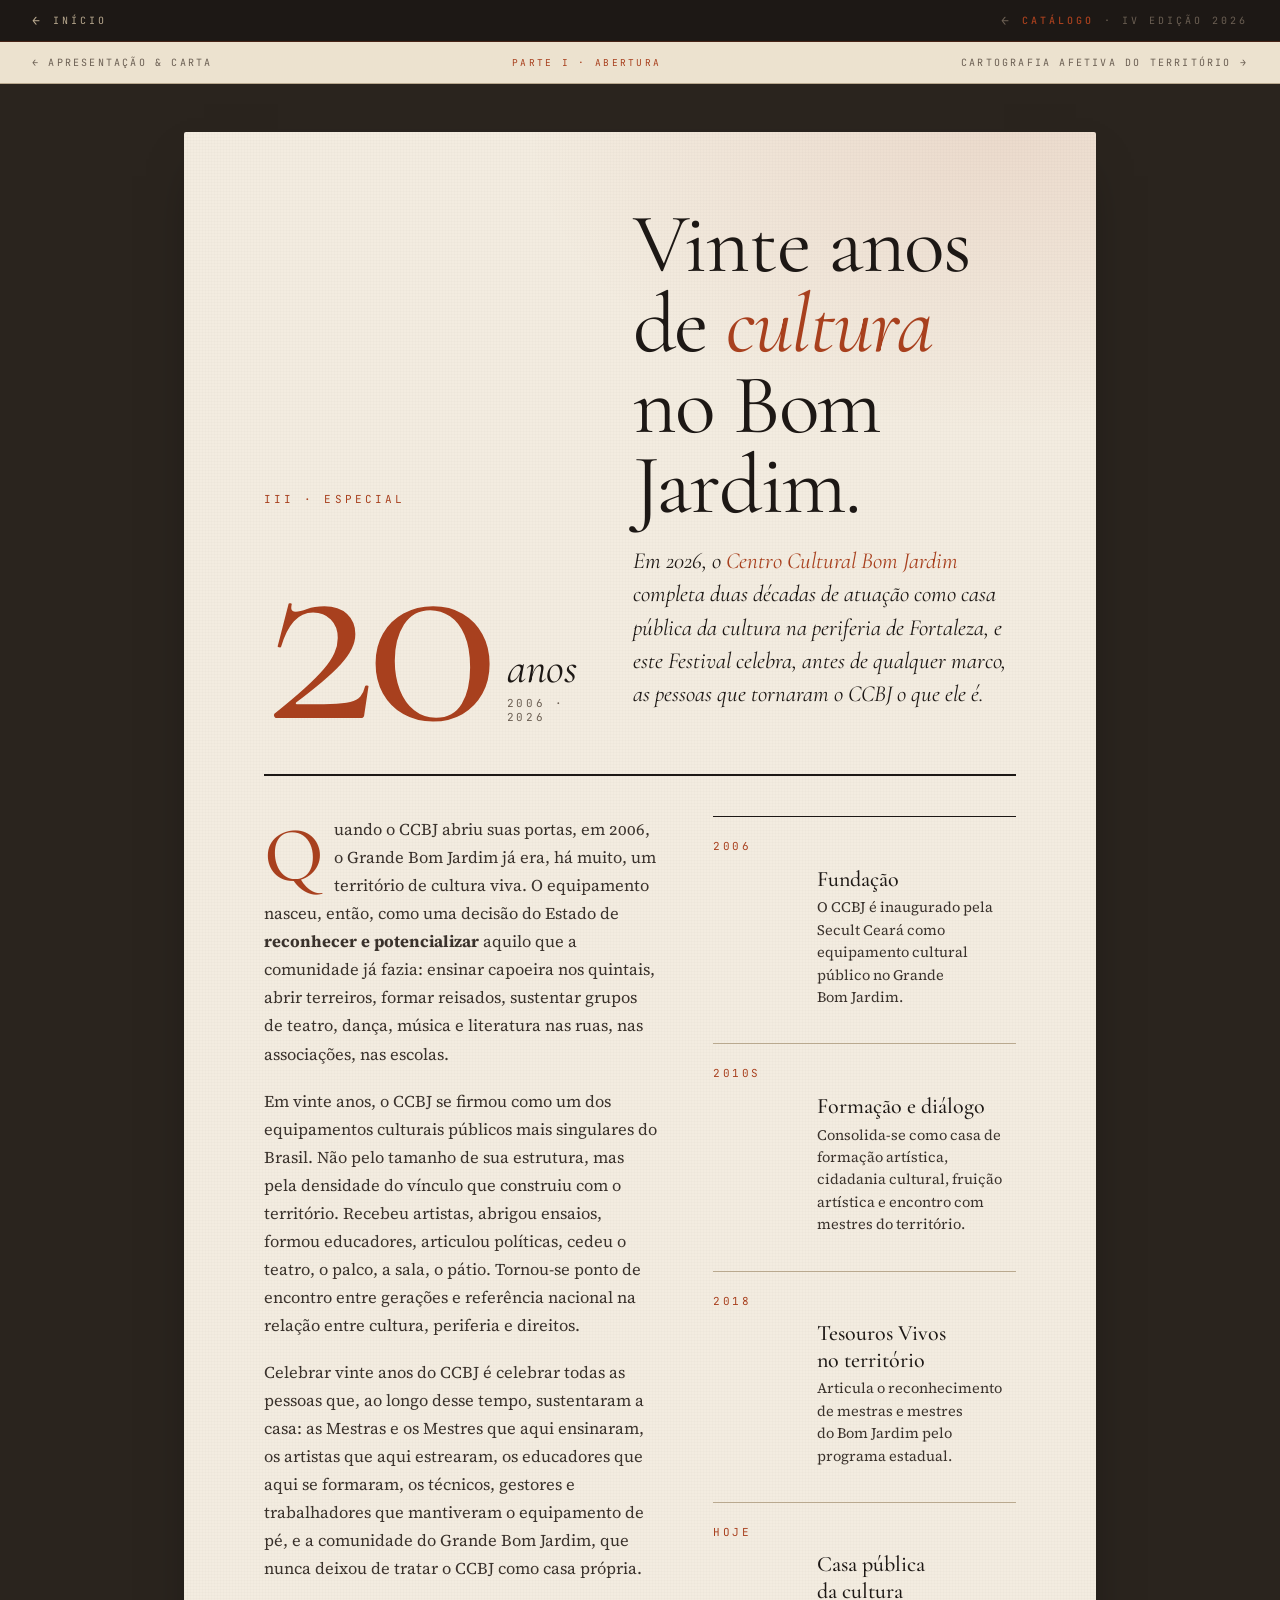
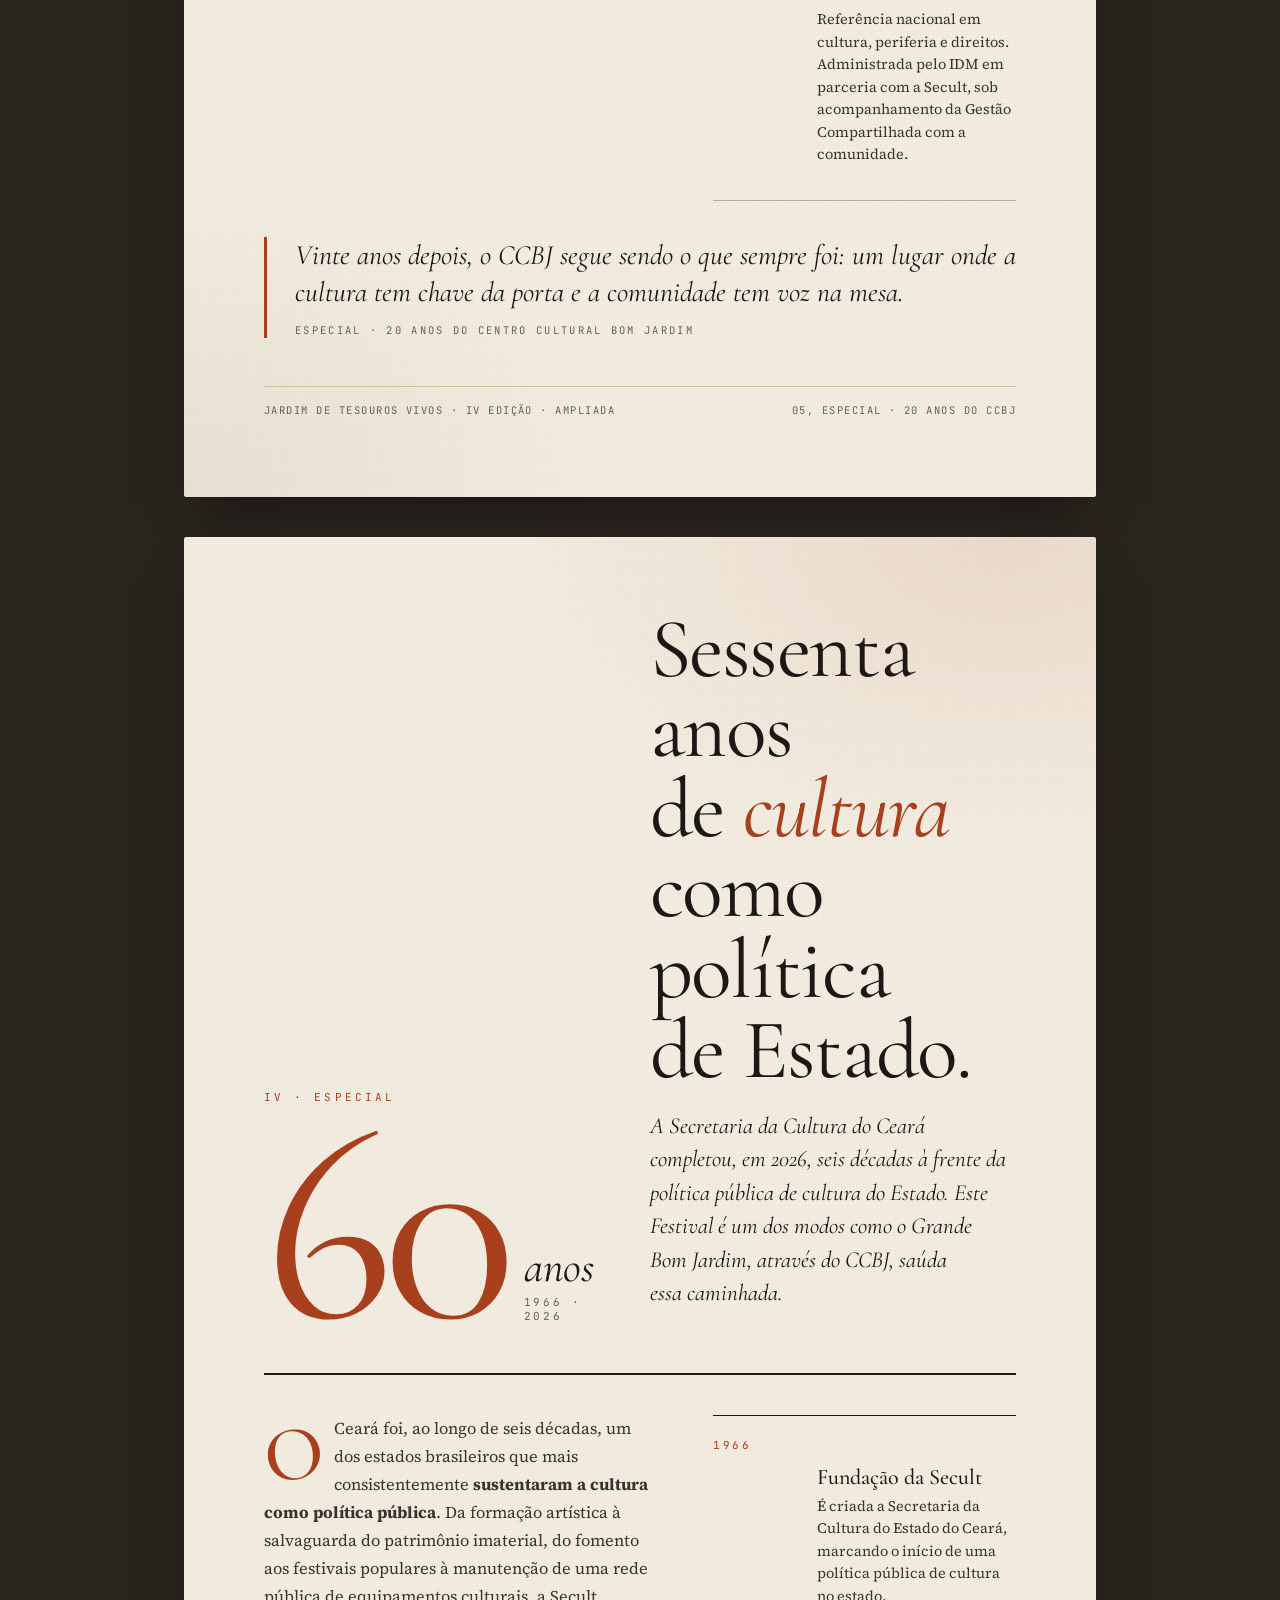
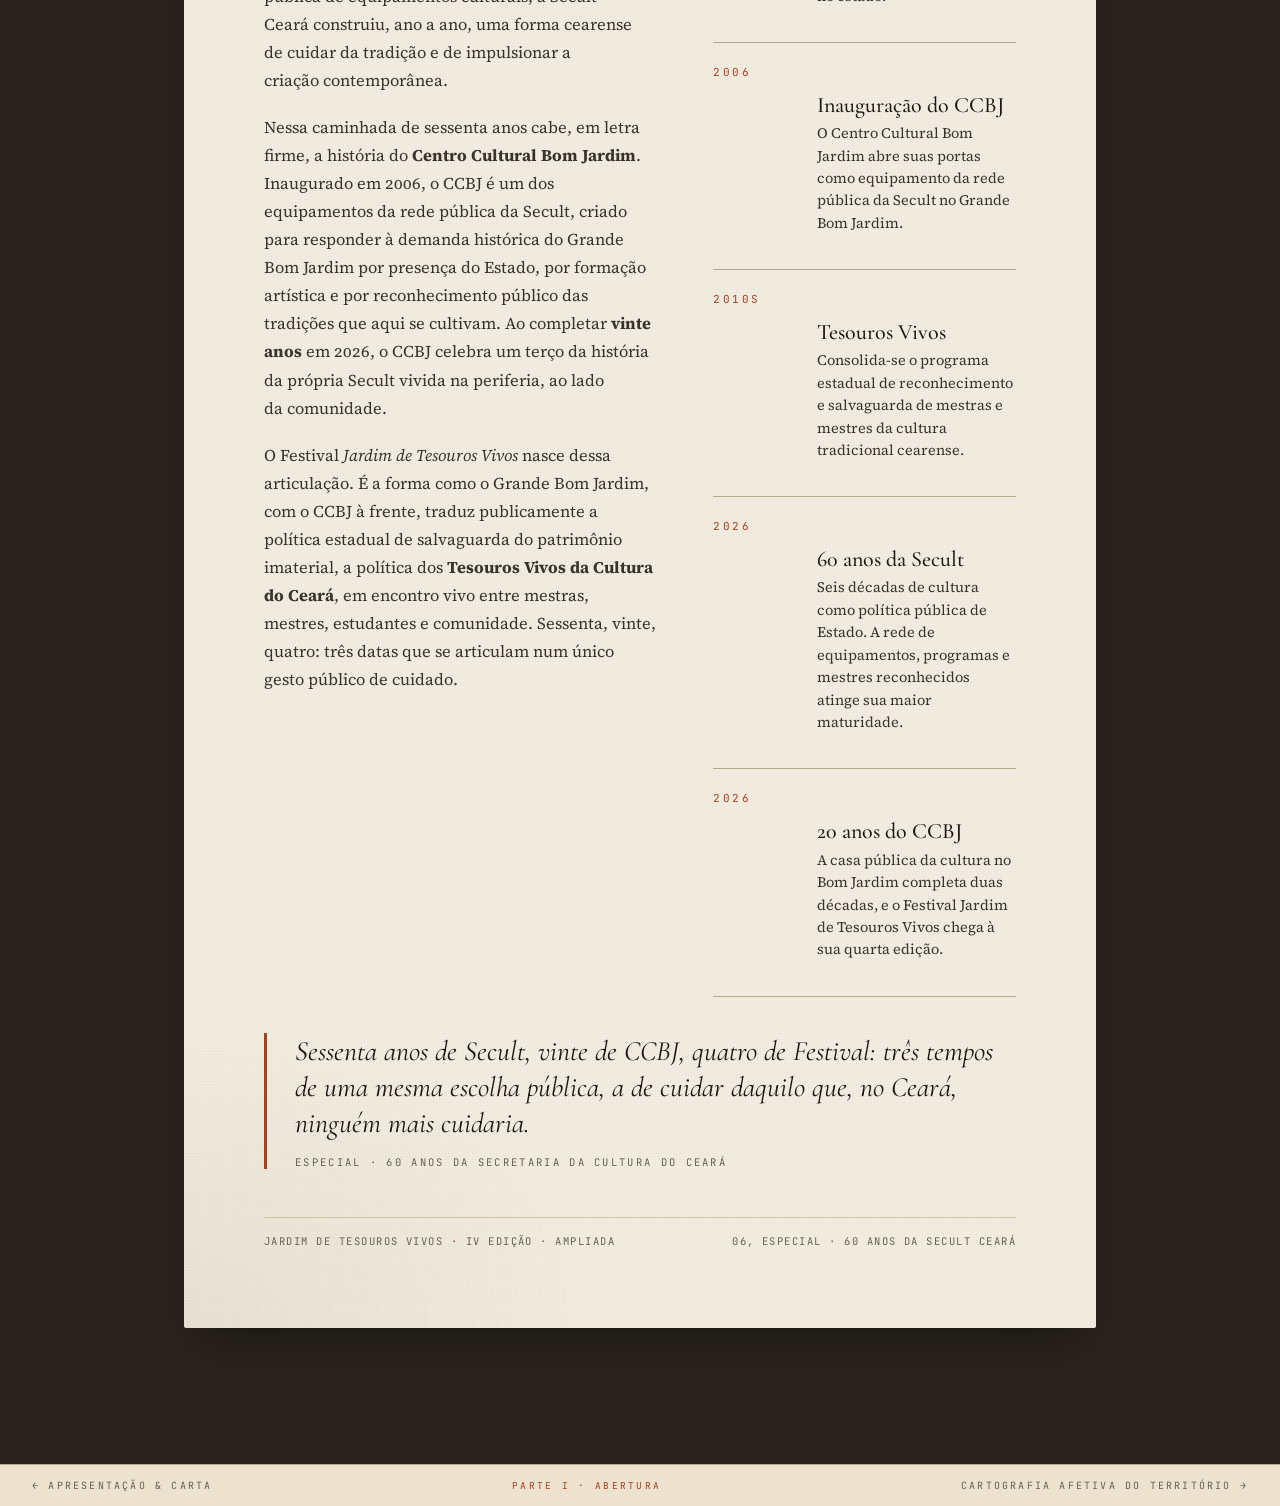
<file: catalogo/especiais.html>
<!DOCTYPE html>
<html lang="pt-BR">
<head>
<meta charset="utf-8">
<title>Especiais · 20 anos CCBJ · 60 anos Secult · Jardim de Tesouros Vivos · IV Edição 2026</title>
<meta name="viewport" content="width=device-width, initial-scale=1">
<link rel="preconnect" href="https://fonts.googleapis.com">
<link rel="preconnect" href="https://fonts.gstatic.com" crossorigin>
<link href="https://fonts.googleapis.com/css2?family=Cormorant+Garamond:ital,wght@0,300;0,400;0,500;0,600;1,400;1,500&family=Source+Serif+4:ital,opsz,wght@0,8..60,300;0,8..60,400;0,8..60,500;0,8..60,600;1,8..60,400&family=JetBrains+Mono:wght@400;500&display=swap" rel="stylesheet">
<link rel="stylesheet" href="estilo.css">
</head>
<body>

<nav class="nav-retorno" aria-label="Navegação principal">
  <a href="../index.html">Início</a>
  <span class="nav-title"><a href="../catálogo.html" style="color:inherit;text-decoration:none"><strong>Catálogo</strong> · IV Edição 2026</a></span>
</nav>

<nav class="nav-secao" aria-label="Entre seções">
  <a href="apresentacao.html" class="nav-prev">← Apresentação & Carta</a>
  <span class="nav-parte">PARTE I · Abertura</span>
  <a href="cartografia.html" class="nav-next">Cartografia Afetiva do Território →</a>
</nav>

<main class="book">
  <!-- ============== 05 · ESPECIAL · 20 ANOS CCBJ ============== -->
  <section class="page anniversary" data-screen-label="05 Especial · 20 anos do CCBJ">
    <div class="anniv-head">
      <div class="anniv-mark">
        <span class="eyebrow">III · ESPECIAL</span>
        <div class="anniv-numerals">
          <span class="two">20</span>
          <span class="side">
            <em>anos</em>
            <small>2006 · 2026</small>
          </span>
        </div>
      </div>
      <div class="anniv-title">
        <h2 class="display">Vinte anos<br>de <em>cultura</em><br>no Bom Jardim.</h2>
        <p class="lead" style="margin-top: 20px;">
          Em 2026, o <em>Centro Cultural Bom Jardim</em> completa duas décadas de atuação como casa pública da cultura na periferia de Fortaleza, e este Festival celebra, antes de qualquer marco, as pessoas que tornaram o CCBJ o que ele é.
        </p>
      </div>
    </div>

    <div class="anniv-body">
      <div class="anniv-text">
        <p>Quando o CCBJ abriu suas portas, em 2006, o Grande Bom Jardim já era, há muito, um território de cultura viva. O equipamento nasceu, então, como uma decisão do Estado de <strong>reconhecer e potencializar</strong> aquilo que a comunidade já fazia: ensinar capoeira nos quintais, abrir terreiros, formar reisados, sustentar grupos de teatro, dança, música e literatura nas ruas, nas associações, nas escolas.</p>

        <p>Em vinte anos, o CCBJ se firmou como um dos equipamentos culturais públicos mais singulares do Brasil. Não pelo tamanho de sua estrutura, mas pela densidade do vínculo que construiu com o território. Recebeu artistas, abrigou ensaios, formou educadores, articulou políticas, cedeu o teatro, o palco, a sala, o pátio. Tornou-se ponto de encontro entre gerações e referência nacional na relação entre cultura, periferia e direitos.</p>

        <p>Celebrar vinte anos do CCBJ é celebrar todas as pessoas que, ao longo desse tempo, sustentaram a casa: as Mestras e os Mestres que aqui ensinaram, os artistas que aqui estrearam, os educadores que aqui se formaram, os técnicos, gestores e trabalhadores que mantiveram o equipamento de pé, e a comunidade do Grande Bom Jardim, que nunca deixou de tratar o CCBJ como casa própria.</p>
      </div>

      <aside class="anniv-side">
        <ol class="timeline">
          <li>
            <span class="year">2006</span>
            <div>
              <h4>Fundação</h4>
              <p>O CCBJ é inaugurado pela Secult Ceará como equipamento cultural público no Grande Bom Jardim.</p>
            </div>
          </li>
          <li>
            <span class="year">2010s</span>
            <div>
              <h4>Formação e diálogo</h4>
              <p>Consolida-se como casa de formação artística, cidadania cultural, fruição artística e encontro com mestres do território.</p>
            </div>
          </li>
          <li>
            <span class="year">2018</span>
            <div>
              <h4>Tesouros Vivos no território</h4>
              <p>Articula o reconhecimento de mestras e mestres do Bom Jardim pelo programa estadual.</p>
            </div>
          </li>
          <li>
            <span class="year">Hoje</span>
            <div>
              <h4>Casa pública da cultura</h4>
              <p>Referência nacional em cultura, periferia e direitos. Administrada pelo IDM em parceria com a Secult, sob acompanhamento da Gestão Compartilhada com a comunidade.</p>
            </div>
          </li>
        </ol>
      </aside>
    </div>

    <div class="pullquote" style="margin-top: 36px;">
      Vinte anos depois, o CCBJ segue sendo o que sempre foi: um lugar onde a cultura tem chave da porta e a comunidade tem voz na mesa.
      <cite>Especial · 20 anos do Centro Cultural Bom Jardim</cite>
    </div>

    <div class="folio">
      <span>Jardim de Tesouros Vivos <span class="dot">·</span>&nbsp;IV EDIÇÃO · AMPLIADA</span>
      <span>05, Especial · 20 anos do CCBJ</span>
    </div>
  </section>


  <!-- ============== 06 · ESPECIAL · 60 ANOS SECULT CEARÁ ============== -->
  <section class="page anniversary" data-screen-label="06 Especial · 60 anos da Secult Ceará">
    <div class="anniv-head">
      <div class="anniv-mark">
        <span class="eyebrow">IV · ESPECIAL</span>
        <div class="anniv-numerals">
          <span class="two">60</span>
          <span class="side">
            <em>anos</em>
            <small>1966 · 2026</small>
          </span>
        </div>
      </div>
      <div class="anniv-title">
        <h2 class="display">Sessenta anos<br>de <em>cultura</em><br>como política<br>de Estado.</h2>
        <p class="lead" style="margin-top: 20px;">A Secretaria da Cultura do Ceará completou, em 2026, seis décadas à frente da política pública de cultura do Estado. Este Festival é um dos modos como o Grande Bom Jardim, através do CCBJ, saúda essa caminhada.</p>
      </div>
    </div>

    <div class="anniv-body">
      <div class="anniv-text">
        <p>O Ceará foi, ao longo de seis décadas, um dos estados brasileiros que mais consistentemente <strong>sustentaram a cultura como política pública</strong>. Da formação artística à salvaguarda do patrimônio imaterial, do fomento aos festivais populares à manutenção de uma rede pública de equipamentos culturais, a Secult Ceará construiu, ano a ano, uma forma cearense de cuidar da tradição e de impulsionar a criação contemporânea.</p>

        <p>Nessa caminhada de sessenta anos cabe, em letra firme, a história do <strong>Centro Cultural Bom Jardim</strong>. Inaugurado em 2006, o CCBJ é um dos equipamentos da rede pública da Secult, criado para responder à demanda histórica do Grande Bom Jardim por presença do Estado, por formação artística e por reconhecimento público das tradições que aqui se cultivam. Ao completar <strong>vinte anos</strong> em 2026, o CCBJ celebra um terço da história da própria Secult vivida na periferia, ao lado da comunidade.</p>

        <p>O Festival <em>Jardim de Tesouros Vivos</em> nasce dessa articulação. É a forma como o Grande Bom Jardim, com o CCBJ à frente, traduz publicamente a política estadual de salvaguarda do patrimônio imaterial, a política dos <strong>Tesouros Vivos da Cultura do Ceará</strong>, em encontro vivo entre mestras, mestres, estudantes e comunidade. Sessenta, vinte, quatro: três datas que se articulam num único gesto público de cuidado.</p>
      </div>

      <aside class="anniv-side">
        <ol class="timeline">
          <li>
            <span class="year">1966</span>
            <div>
              <h4>Fundação da Secult</h4>
              <p>É criada a Secretaria da Cultura do Estado do Ceará, marcando o início de uma política pública de cultura no estado.</p>
            </div>
          </li>
          <li>
            <span class="year">2006</span>
            <div>
              <h4>Inauguração do CCBJ</h4>
              <p>O Centro Cultural Bom Jardim abre suas portas como equipamento da rede pública da Secult no Grande Bom Jardim.</p>
            </div>
          </li>
          <li>
            <span class="year">2010s</span>
            <div>
              <h4>Tesouros Vivos</h4>
              <p>Consolida-se o programa estadual de reconhecimento e salvaguarda de mestras e mestres da cultura tradicional cearense.</p>
            </div>
          </li>
          <li>
            <span class="year">2026</span>
            <div>
              <h4>60 anos da Secult</h4>
              <p>Seis décadas de cultura como política pública de Estado. A rede de equipamentos, programas e mestres reconhecidos atinge sua maior maturidade.</p>
            </div>
          </li>
          <li>
            <span class="year">2026</span>
            <div>
              <h4>20 anos do CCBJ</h4>
              <p>A casa pública da cultura no Bom Jardim completa duas décadas, e o Festival Jardim de Tesouros Vivos chega à sua quarta edição.</p>
            </div>
          </li>
        </ol>
      </aside>
    </div>

    <div class="pullquote" style="margin-top: 36px;">
      Sessenta anos de Secult, vinte de CCBJ, quatro de Festival: três tempos de uma mesma escolha pública, a de cuidar daquilo que, no Ceará, ninguém mais cuidaria.
      <cite>Especial · 60 anos da Secretaria da Cultura do Ceará</cite>
    </div>

    <div class="folio">
      <span>Jardim de Tesouros Vivos <span class="dot">·</span>&nbsp;IV EDIÇÃO · AMPLIADA</span>
      <span>06, Especial · 60 anos da Secult Ceará</span>
    </div>
  </section>


</main>

<nav class="nav-secao" style="border-top:1px solid var(--rule); border-bottom:none; margin-top:0;" aria-label="Paginação inferior">
  <a href="apresentacao.html">← Apresentação & Carta</a>
  <span class="nav-parte">PARTE I · Abertura</span>
  <a href="cartografia.html">Cartografia Afetiva do Território →</a>
</nav>

</body>
</html>
</file>
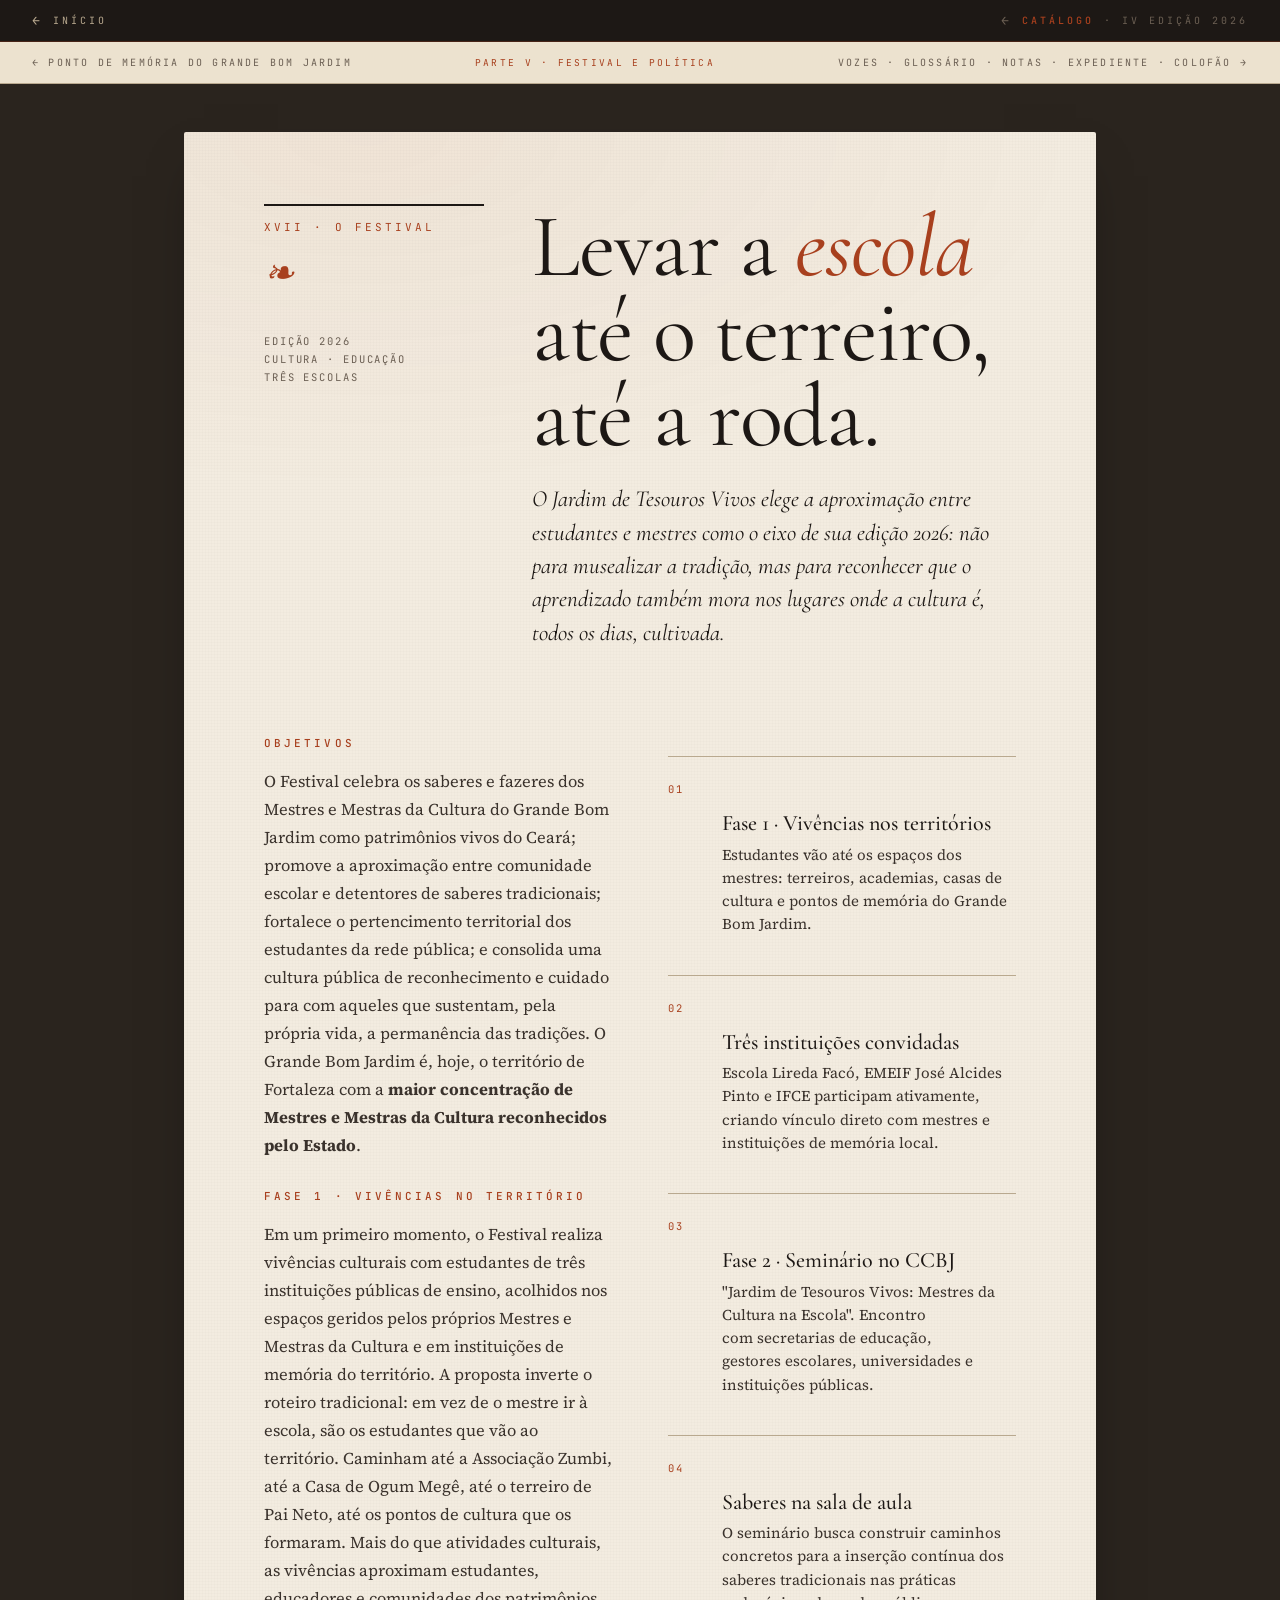
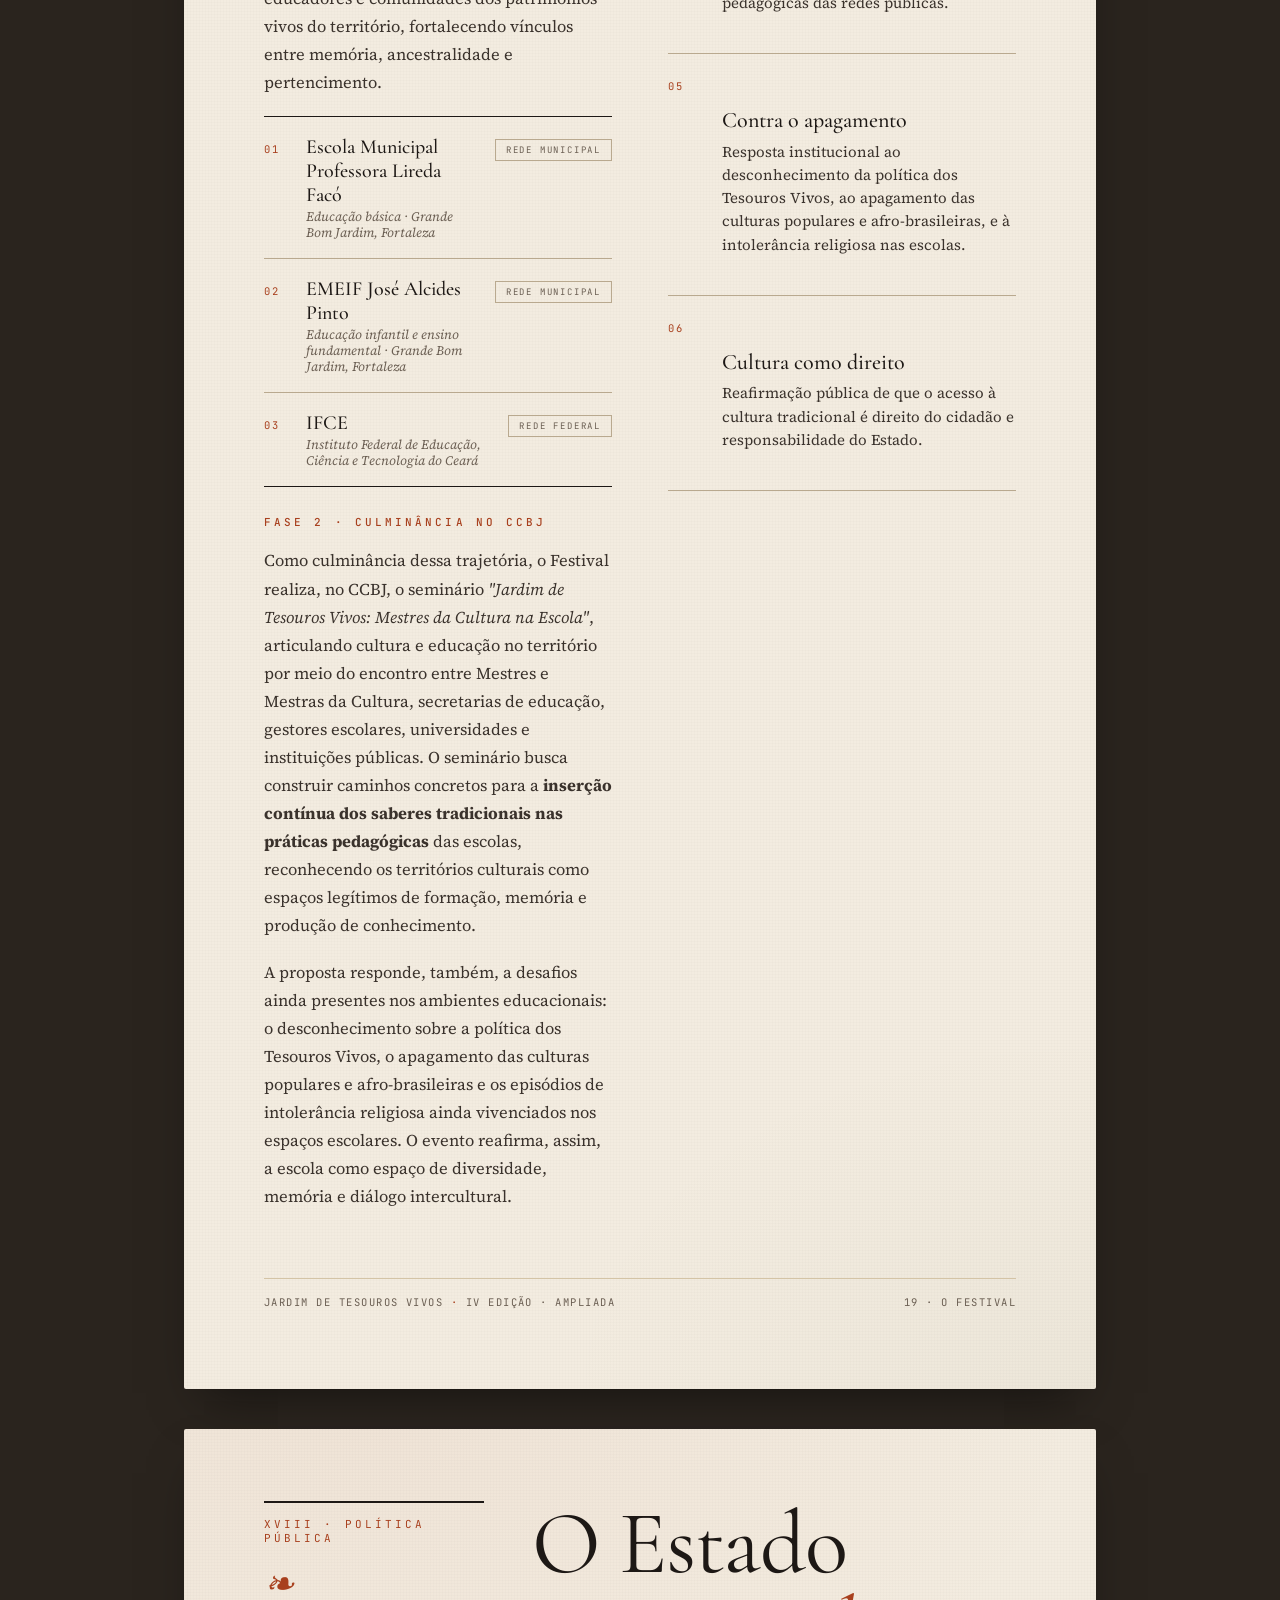
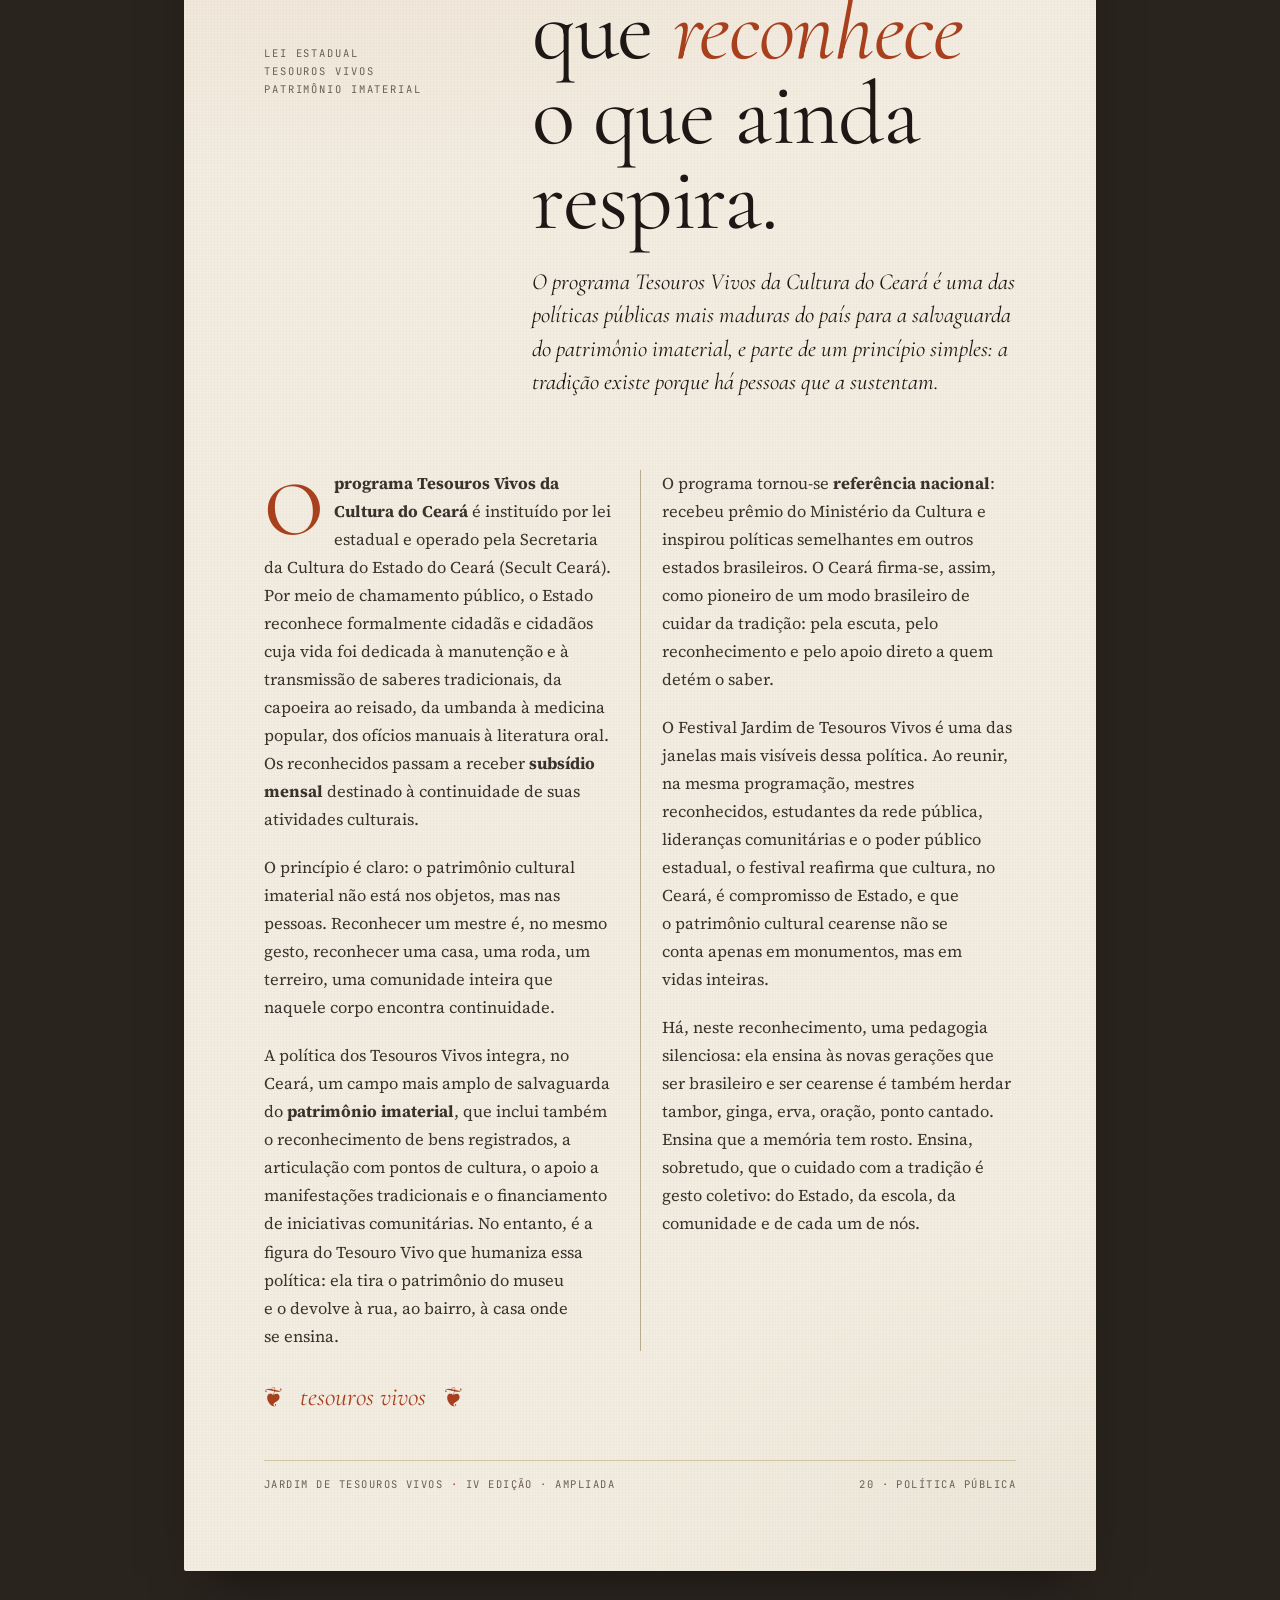
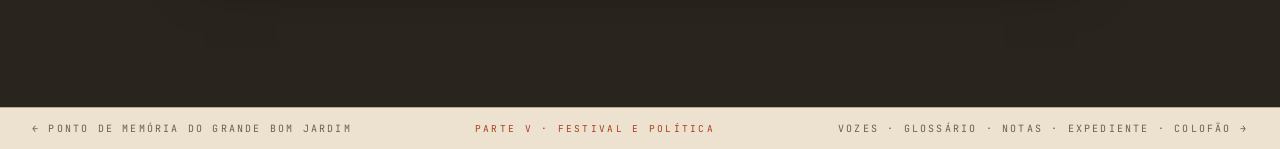
<file: catalogo/festival.html>
<!DOCTYPE html>
<html lang="pt-BR">
<head>
<meta charset="utf-8">
<title>O Festival & A Política dos Tesouros Vivos · Jardim de Tesouros Vivos · IV Edição 2026</title>
<meta name="viewport" content="width=device-width, initial-scale=1">
<link rel="preconnect" href="https://fonts.googleapis.com">
<link rel="preconnect" href="https://fonts.gstatic.com" crossorigin>
<link href="https://fonts.googleapis.com/css2?family=Cormorant+Garamond:ital,wght@0,300;0,400;0,500;0,600;1,400;1,500&family=Source+Serif+4:ital,opsz,wght@0,8..60,300;0,8..60,400;0,8..60,500;0,8..60,600;1,8..60,400&family=JetBrains+Mono:wght@400;500&display=swap" rel="stylesheet">
<link rel="stylesheet" href="estilo.css">
</head>
<body>

<nav class="nav-retorno" aria-label="Navegação principal">
  <a href="../index.html">Início</a>
  <span class="nav-title"><a href="../catálogo.html" style="color:inherit;text-decoration:none"><strong>Catálogo</strong> · IV Edição 2026</a></span>
</nav>

<nav class="nav-secao" aria-label="Entre seções">
  <a href="ponto-de-memoria.html" class="nav-prev">← Ponto de Memória do Grande Bom Jardim</a>
  <span class="nav-parte">PARTE V · Festival e Política</span>
  <a href="arquivo.html" class="nav-next">Vozes · Glossário · Notas · Expediente · Colofão →</a>
</nav>

<main class="book">
  <!-- ============== 19 · O FESTIVAL ============== -->
  <section class="page" data-screen-label="19 O Festival">
    <div class="section-head">
      <div class="meta">
        <span class="eyebrow">XVII · O FESTIVAL</span>
        <p class="ornament">❧</p>
        <p class="stamp">
          Edição 2026<br>
          Cultura · Educação<br>
          Três escolas
        </p>
      </div>
      <div>
        <h2 class="display">Levar a <em>escola</em><br>até o terreiro,<br>até a roda.</h2>
        <p class="lead" style="margin-top: 24px;">
          O Jardim de Tesouros Vivos elege a aproximação entre estudantes e mestres como o eixo de sua edição 2026: não para musealizar a tradição, mas para reconhecer que o aprendizado também mora nos lugares onde a cultura é, todos os dias, cultivada.
        </p>
      </div>
    </div>

    <div class="feature">
      <div class="left">
        <h3 class="eyebrow" style="display:block;">Objetivos</h3>
        <p>O Festival celebra os saberes e fazeres dos Mestres e Mestras da Cultura do Grande Bom Jardim como patrimônios vivos do Ceará; promove a aproximação entre comunidade escolar e detentores de saberes tradicionais; fortalece o pertencimento territorial dos estudantes da rede pública; e consolida uma cultura pública de reconhecimento e cuidado para com aqueles que sustentam, pela própria vida, a permanência das tradições. O Grande Bom Jardim é, hoje, o território de Fortaleza com a <strong>maior concentração de Mestres e Mestras da Cultura reconhecidos pelo Estado</strong>.</p>

        <h3 class="eyebrow" style="display:block; margin-top: 28px;">Fase 1 · Vivências no território</h3>
        <p>Em um primeiro momento, o Festival realiza vivências culturais com estudantes de três instituições públicas de ensino, acolhidos nos espaços geridos pelos próprios Mestres e Mestras da Cultura e em instituições de memória do território. A proposta inverte o roteiro tradicional: em vez de o mestre ir à escola, são os estudantes que vão ao território. Caminham até a Associação Zumbi, até a Casa de Ogum Megê, até o terreiro de Pai Neto, até os pontos de cultura que os formaram. Mais do que atividades culturais, as vivências aproximam estudantes, educadores e comunidades dos patrimônios vivos do território, fortalecendo vínculos entre memória, ancestralidade e pertencimento.</p>

        <div class="schools-list">
          <div class="school">
            <span class="n">01</span>
            <div class="name">Escola Municipal Professora Lireda Facó<small>Educação básica · Grande Bom Jardim, Fortaleza</small></div>
            <span class="tag">Rede Municipal</span>
          </div>
          <div class="school">
            <span class="n">02</span>
            <div class="name">EMEIF José Alcides Pinto<small>Educação infantil e ensino fundamental · Grande Bom Jardim, Fortaleza</small></div>
            <span class="tag">Rede Municipal</span>
          </div>
          <div class="school">
            <span class="n">03</span>
            <div class="name">IFCE<small>Instituto Federal de Educação, Ciência e Tecnologia do Ceará</small></div>
            <span class="tag">Rede Federal</span>
          </div>
        </div>

        <h3 class="eyebrow" style="display:block; margin-top: 28px;">Fase 2 · Culminância no CCBJ</h3>
        <p>Como culminância dessa trajetória, o Festival realiza, no CCBJ, o seminário <em>"Jardim de Tesouros Vivos: Mestres da Cultura na Escola"</em>, articulando cultura e educação no território por meio do encontro entre Mestres e Mestras da Cultura, secretarias de educação, gestores escolares, universidades e instituições públicas. O seminário busca construir caminhos concretos para a <strong>inserção contínua dos saberes tradicionais nas práticas pedagógicas</strong> das escolas, reconhecendo os territórios culturais como espaços legítimos de formação, memória e produção de conhecimento.</p>

        <p>A proposta responde, também, a desafios ainda presentes nos ambientes educacionais: o desconhecimento sobre a política dos Tesouros Vivos, o apagamento das culturas populares e afro-brasileiras e os episódios de intolerância religiosa ainda vivenciados nos espaços escolares. O evento reafirma, assim, a escola como espaço de diversidade, memória e diálogo intercultural.</p>
      </div>

      <div>
        <ol class="pillars">
          <li>
            <span class="n">01</span>
            <div>
              <h4>Fase 1 · Vivências nos territórios</h4>
              <p>Estudantes vão até os espaços dos mestres: terreiros, academias, casas de cultura e pontos de memória do Grande Bom Jardim.</p>
            </div>
          </li>
          <li>
            <span class="n">02</span>
            <div>
              <h4>Três instituições convidadas</h4>
              <p>Escola Lireda Facó, EMEIF José Alcides Pinto e IFCE participam ativamente, criando vínculo direto com mestres e instituições de memória local.</p>
            </div>
          </li>
          <li>
            <span class="n">03</span>
            <div>
              <h4>Fase 2 · Seminário no CCBJ</h4>
              <p>"Jardim de Tesouros Vivos: Mestres da Cultura na Escola". Encontro com secretarias de educação, gestores escolares, universidades e instituições públicas.</p>
            </div>
          </li>
          <li>
            <span class="n">04</span>
            <div>
              <h4>Saberes na sala de aula</h4>
              <p>O seminário busca construir caminhos concretos para a inserção contínua dos saberes tradicionais nas práticas pedagógicas das redes públicas.</p>
            </div>
          </li>
          <li>
            <span class="n">05</span>
            <div>
              <h4>Contra o apagamento</h4>
              <p>Resposta institucional ao desconhecimento da política dos Tesouros Vivos, ao apagamento das culturas populares e afro-brasileiras, e à intolerância religiosa nas escolas.</p>
            </div>
          </li>
          <li>
            <span class="n">06</span>
            <div>
              <h4>Cultura como direito</h4>
              <p>Reafirmação pública de que o acesso à cultura tradicional é direito do cidadão e responsabilidade do Estado.</p>
            </div>
          </li>
        </ol>
      </div>
    </div>

    <div class="folio">
      <span>Jardim de Tesouros Vivos <span class="dot">·</span>&nbsp;IV EDIÇÃO · AMPLIADA</span>
      <span>19 · O Festival</span>
    </div>
  </section>


  <!-- ============== 20 · A POLÍTICA DOS TESOUROS VIVOS ============== -->
  <section class="page" data-screen-label="20 Política dos Tesouros Vivos">
    <div class="section-head">
      <div class="meta">
        <span class="eyebrow">XVIII · POLÍTICA PÚBLICA</span>
        <p class="ornament">❧</p>
        <p class="stamp">
          Lei Estadual<br>
          Tesouros Vivos<br>
          Patrimônio Imaterial
        </p>
      </div>
      <div>
        <h2 class="display">O Estado<br>que <em>reconhece</em><br>o que ainda<br>respira.</h2>
        <p class="lead" style="margin-top: 24px;">
          O programa Tesouros Vivos da Cultura do Ceará é uma das políticas públicas mais maduras do país para a salvaguarda do patrimônio imaterial, e parte de um princípio simples: a tradição existe porque há pessoas que a sustentam.
        </p>
      </div>
    </div>

    <div class="two-col">
      <p class="dropcap">O <strong>programa Tesouros Vivos da Cultura do Ceará</strong> é instituído por lei estadual e operado pela Secretaria da Cultura do Estado do Ceará (Secult Ceará). Por meio de chamamento público, o Estado reconhece formalmente cidadãs e cidadãos cuja vida foi dedicada à manutenção e à transmissão de saberes tradicionais, da capoeira ao reisado, da umbanda à medicina popular, dos ofícios manuais à literatura oral. Os reconhecidos passam a receber <strong>subsídio mensal</strong> destinado à continuidade de suas atividades culturais.</p>

      <p>O princípio é claro: o patrimônio cultural imaterial não está nos objetos, mas nas pessoas. Reconhecer um mestre é, no mesmo gesto, reconhecer uma casa, uma roda, um terreiro, uma comunidade inteira que naquele corpo encontra continuidade.</p>

      <p>A política dos Tesouros Vivos integra, no Ceará, um campo mais amplo de salvaguarda do <strong>patrimônio imaterial</strong>, que inclui também o reconhecimento de bens registrados, a articulação com pontos de cultura, o apoio a manifestações tradicionais e o financiamento de iniciativas comunitárias. No entanto, é a figura do Tesouro Vivo que humaniza essa política: ela tira o patrimônio do museu e o devolve à rua, ao bairro, à casa onde se ensina.</p>

      <p>O programa tornou-se <strong>referência nacional</strong>: recebeu prêmio do Ministério da Cultura e inspirou políticas semelhantes em outros estados brasileiros. O Ceará firma-se, assim, como pioneiro de um modo brasileiro de cuidar da tradição: pela escuta, pelo reconhecimento e pelo apoio direto a quem detém o saber.</p>

      <p>O Festival Jardim de Tesouros Vivos é uma das janelas mais visíveis dessa política. Ao reunir, na mesma programação, mestres reconhecidos, estudantes da rede pública, lideranças comunitárias e o poder público estadual, o festival reafirma que cultura, no Ceará, é compromisso de Estado, e que o patrimônio cultural cearense não se conta apenas em monumentos, mas em vidas inteiras.</p>

      <p>Há, neste reconhecimento, uma pedagogia silenciosa: ela ensina às novas gerações que ser brasileiro e ser cearense é também herdar tambor, ginga, erva, oração, ponto cantado. Ensina que a memória tem rosto. Ensina, sobretudo, que o cuidado com a tradição é gesto coletivo: do Estado, da escola, da comunidade e de cada um de nós.</p>
    </div>

    <div class="ornament-row">❦ &nbsp; tesouros vivos &nbsp; ❦</div>

    <div class="folio">
      <span>Jardim de Tesouros Vivos <span class="dot">·</span>&nbsp;IV EDIÇÃO · AMPLIADA</span>
      <span>20 · Política pública</span>
    </div>
  </section>


</main>

<nav class="nav-secao" style="border-top:1px solid var(--rule); border-bottom:none; margin-top:0;" aria-label="Paginação inferior">
  <a href="ponto-de-memoria.html">← Ponto de Memória do Grande Bom Jardim</a>
  <span class="nav-parte">PARTE V · Festival e Política</span>
  <a href="arquivo.html">Vozes · Glossário · Notas · Expediente · Colofão →</a>
</nav>

</body>
</html>
</file>
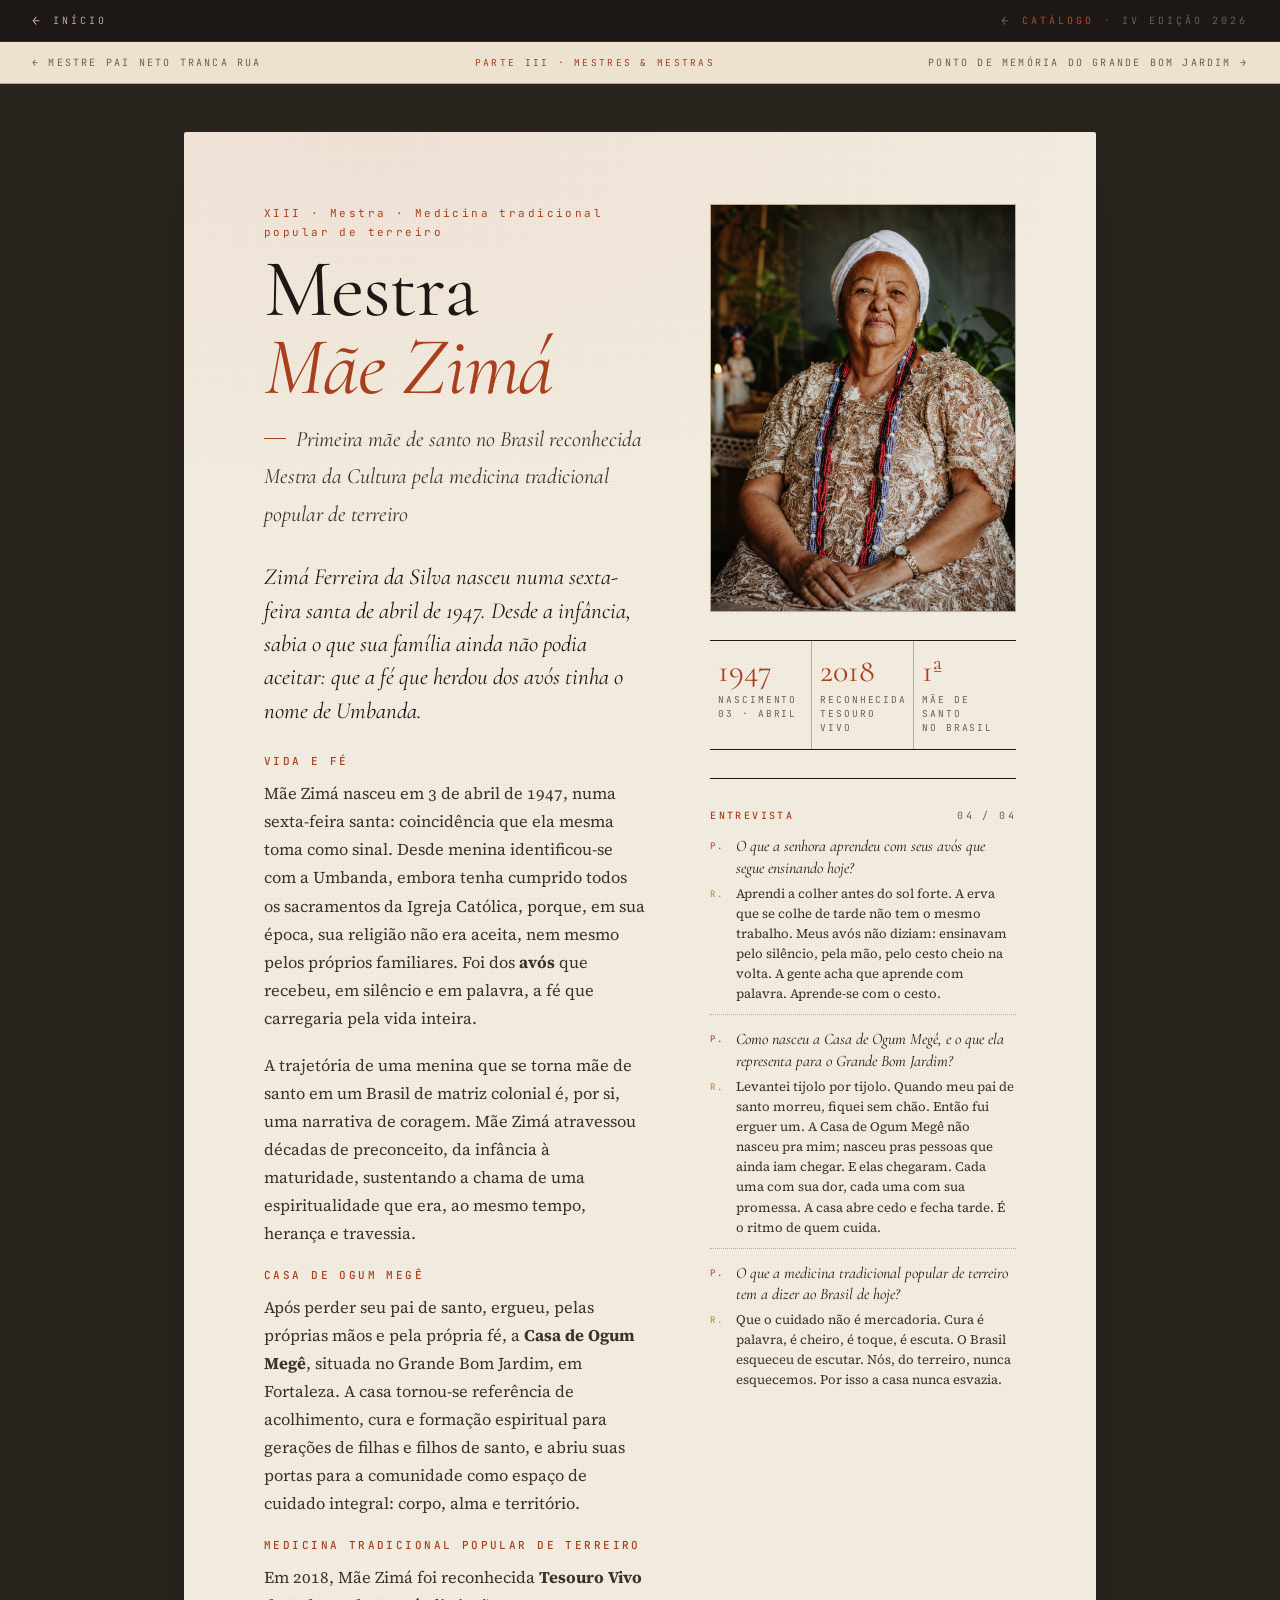
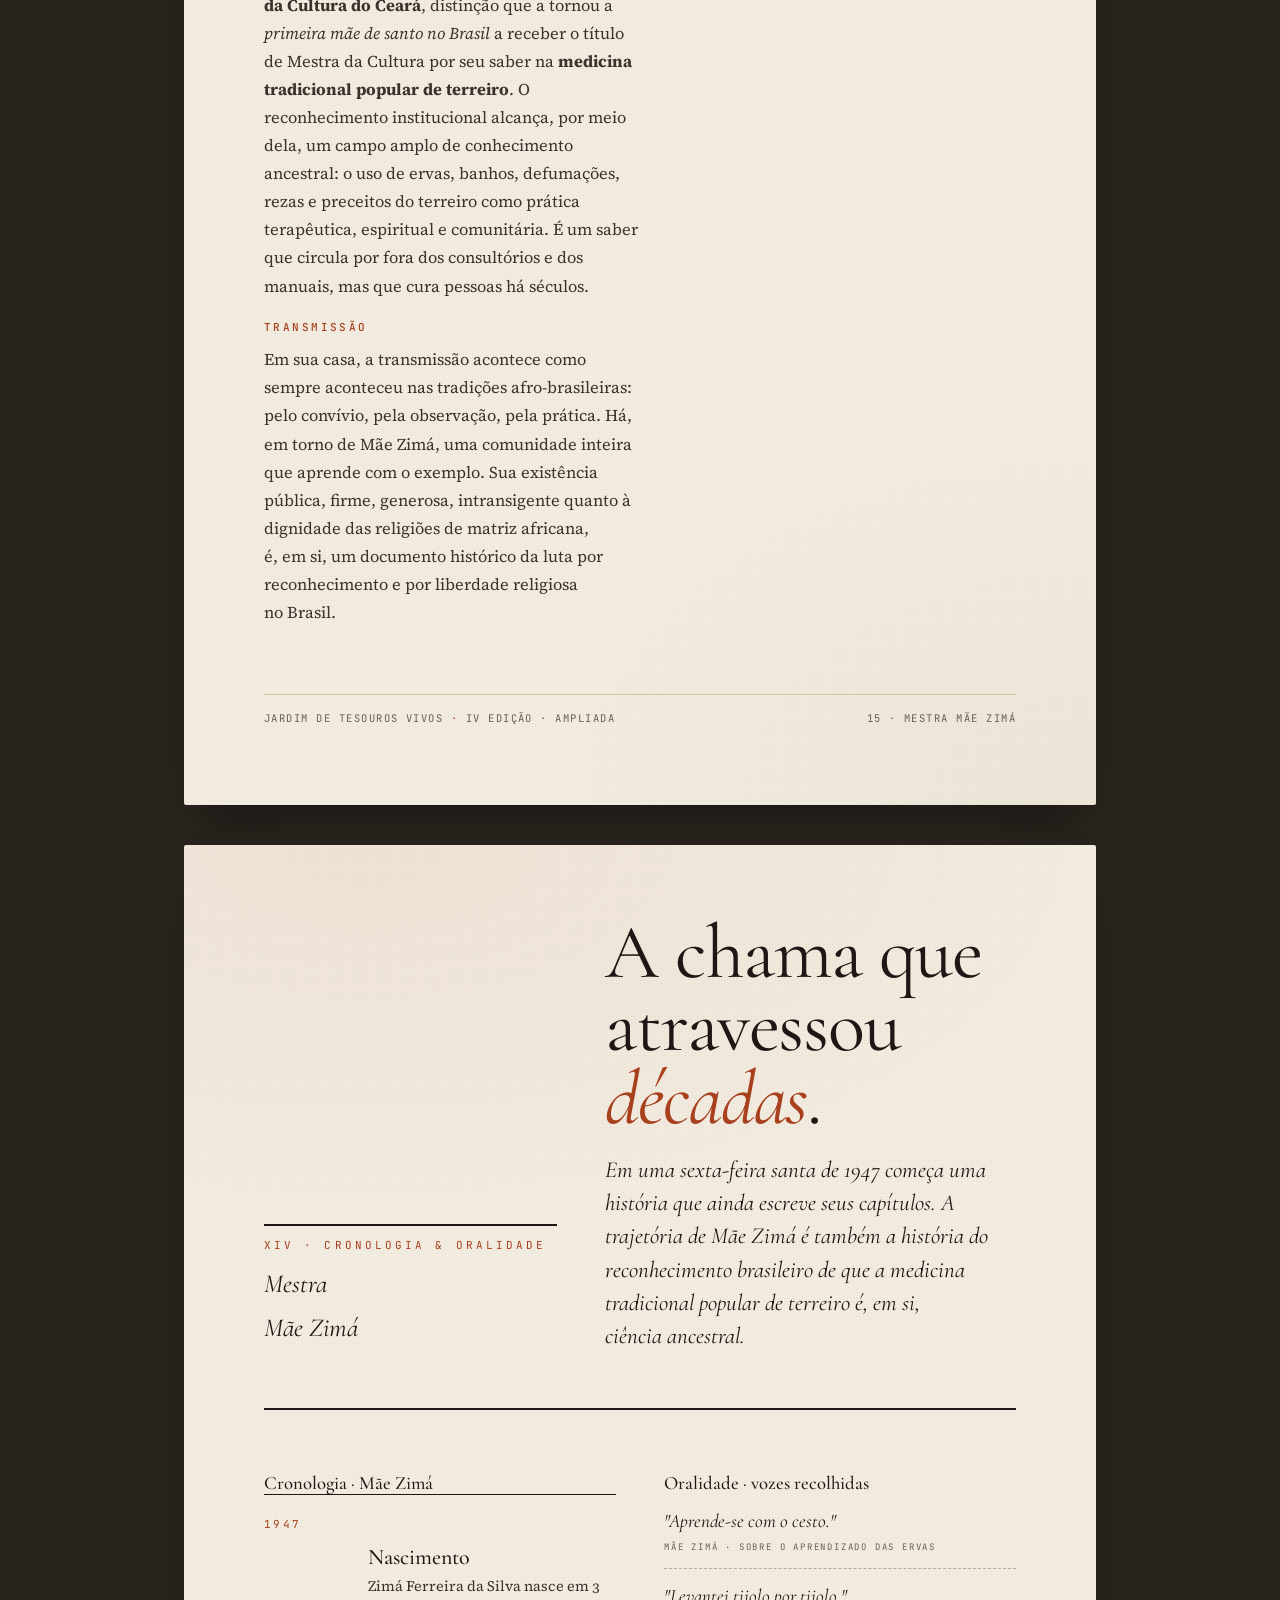
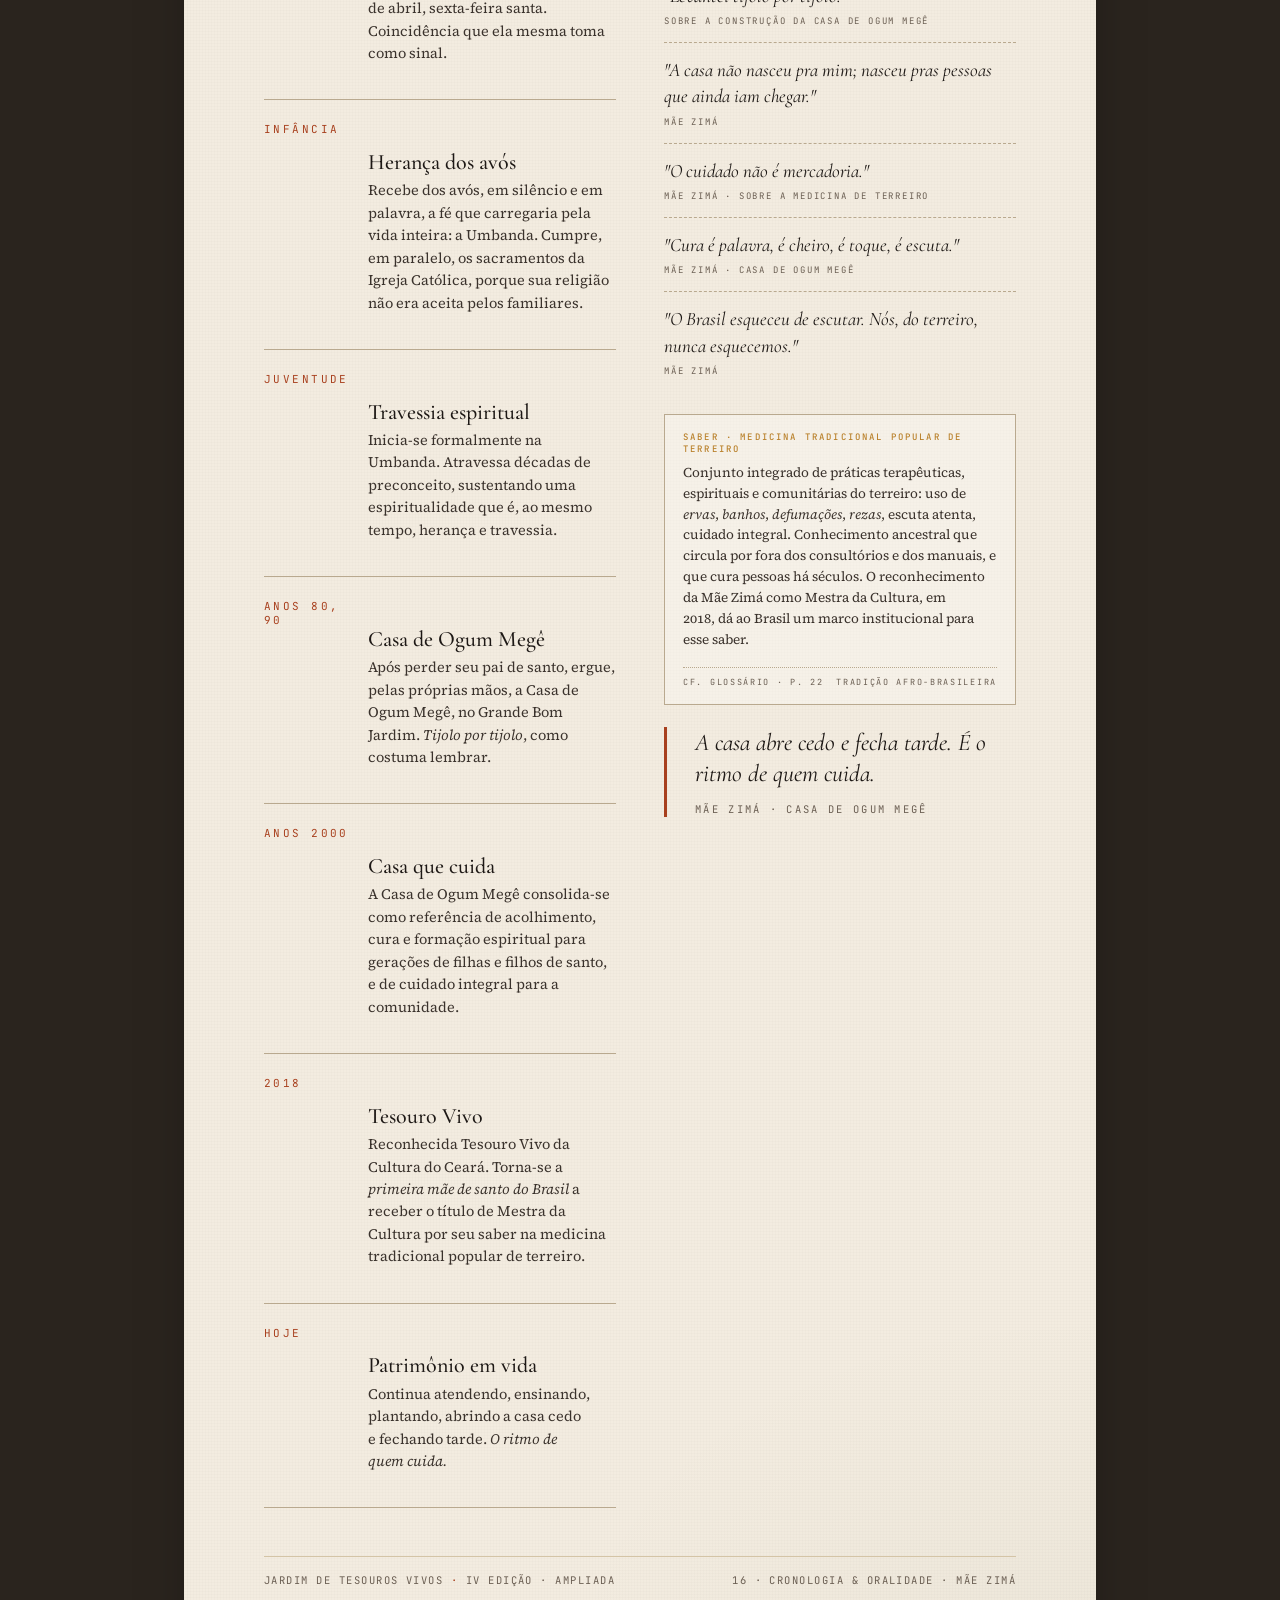
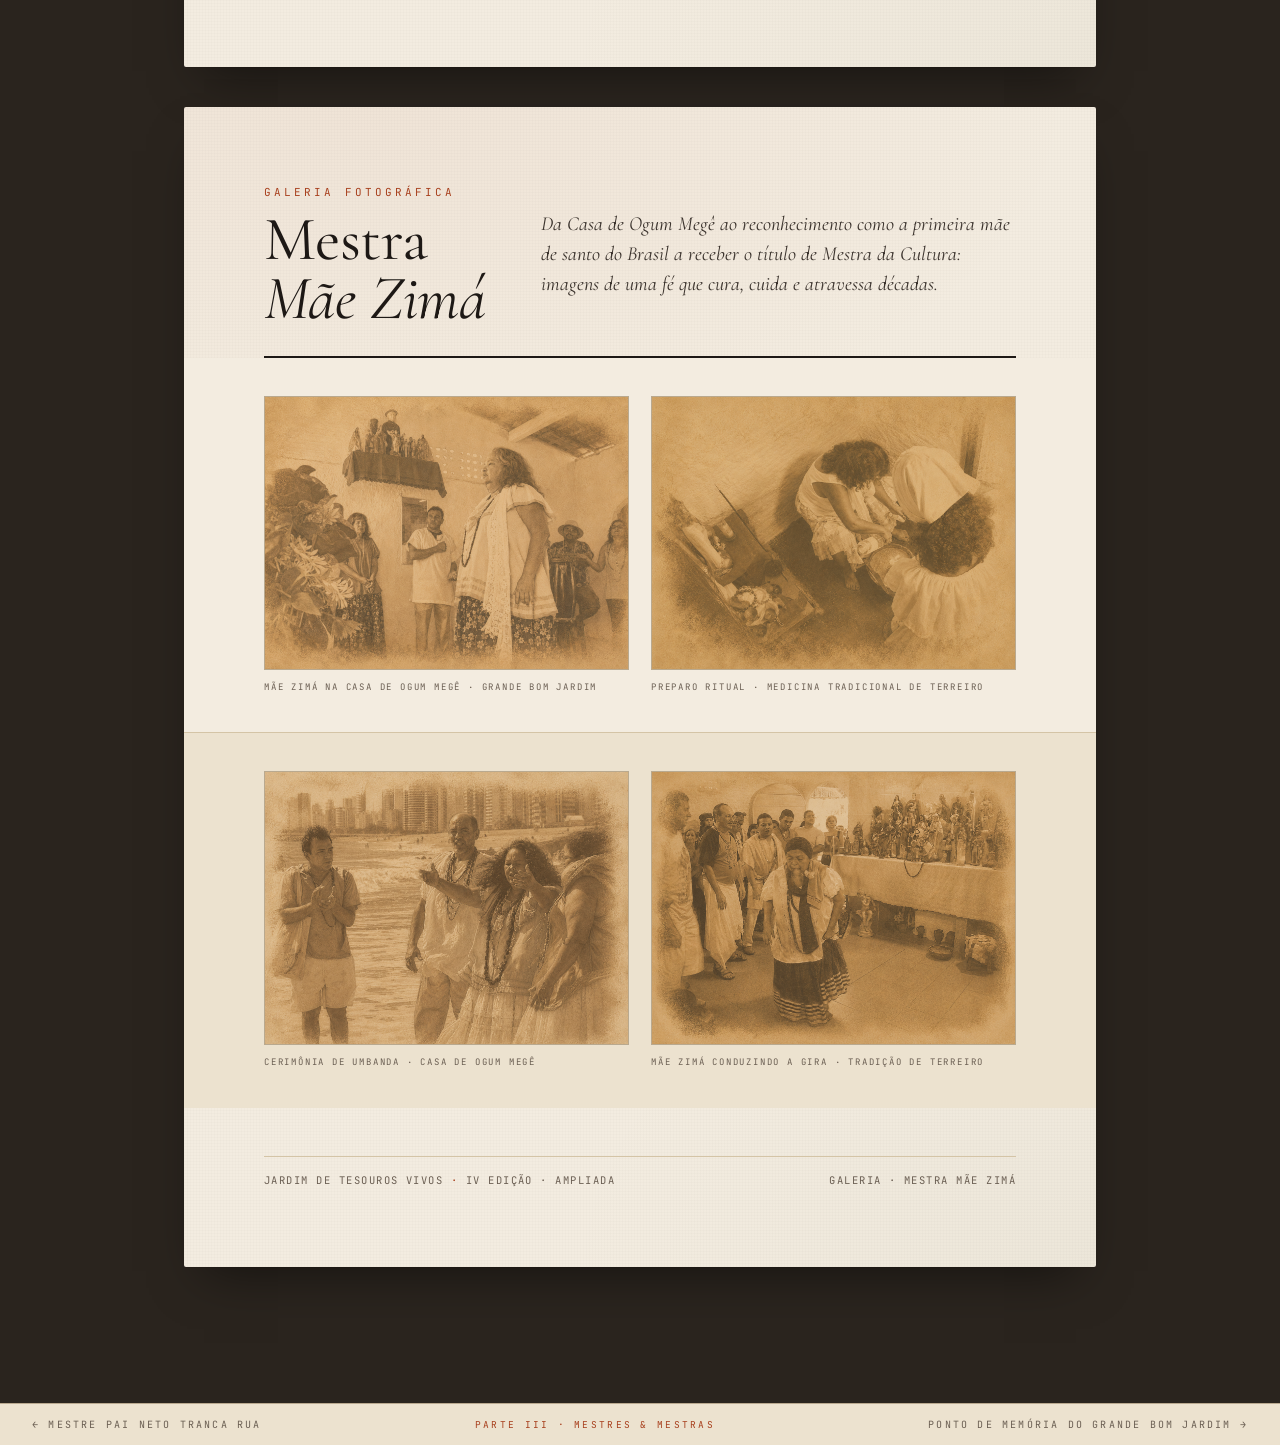
<file: catalogo/mae-zima.html>
<!DOCTYPE html>
<html lang="pt-BR">
<head>
<meta charset="utf-8">
<title>Mestra Mãe Zimá · Jardim de Tesouros Vivos · IV Edição 2026</title>
<meta name="viewport" content="width=device-width, initial-scale=1">
<link rel="preconnect" href="https://fonts.googleapis.com">
<link rel="preconnect" href="https://fonts.gstatic.com" crossorigin>
<link href="https://fonts.googleapis.com/css2?family=Cormorant+Garamond:ital,wght@0,300;0,400;0,500;0,600;1,400;1,500&family=Source+Serif+4:ital,opsz,wght@0,8..60,300;0,8..60,400;0,8..60,500;0,8..60,600;1,8..60,400&family=JetBrains+Mono:wght@400;500&display=swap" rel="stylesheet">
<link rel="stylesheet" href="estilo.css">
</head>
<body>

<nav class="nav-retorno" aria-label="Navegação principal">
  <a href="../index.html">Início</a>
  <span class="nav-title"><a href="../catálogo.html" style="color:inherit;text-decoration:none"><strong>Catálogo</strong> · IV Edição 2026</a></span>
</nav>

<nav class="nav-secao" aria-label="Entre seções">
  <a href="pai-neto.html" class="nav-prev">← Mestre Pai Neto Tranca Rua</a>
  <span class="nav-parte">PARTE III · Mestres & Mestras</span>
  <a href="ponto-de-memoria.html" class="nav-next">Ponto de Memória do Grande Bom Jardim →</a>
</nav>

<main class="book">
  <!-- ============== 15 · MÃE ZIMÁ ============== -->
  <section class="page" data-screen-label="15 Mestra Mãe Zimá">
    <div class="profile invert">
      <!-- coluna esquerda (mais larga): cabeçalho · texto biográfico -->
      <div>
        <div class="profile-head">
          <p class="index">XIII · Mestra · Medicina tradicional popular de terreiro</p>
          <h2 class="display">Mestra<br><em>Mãe Zimá</em></h2>
          <p class="role">Primeira mãe de santo no Brasil reconhecida Mestra da Cultura pela medicina tradicional popular de terreiro</p>
        </div>

        <div class="profile-body">
          <p class="lead">
            Zimá Ferreira da Silva nasceu numa sexta-feira santa de abril de 1947. Desde a infância, sabia o que sua família ainda não podia aceitar: que a fé que herdou dos avós tinha o nome de Umbanda.
          </p>

          <h3>Vida e fé</h3>
          <p>Mãe Zimá nasceu em 3 de abril de 1947, numa sexta-feira santa: coincidência que ela mesma toma como sinal. Desde menina identificou-se com a Umbanda, embora tenha cumprido todos os sacramentos da Igreja Católica, porque, em sua época, sua religião não era aceita, nem mesmo pelos próprios familiares. Foi dos <strong>avós</strong> que recebeu, em silêncio e em palavra, a fé que carregaria pela vida inteira.</p>

          <p>A trajetória de uma menina que se torna mãe de santo em um Brasil de matriz colonial é, por si, uma narrativa de coragem. Mãe Zimá atravessou décadas de preconceito, da infância à maturidade, sustentando a chama de uma espiritualidade que era, ao mesmo tempo, herança e travessia.</p>

          <h3>Casa de Ogum Megê</h3>
          <p>Após perder seu pai de santo, ergueu, pelas próprias mãos e pela própria fé, a <strong>Casa de Ogum Megê</strong>, situada no Grande Bom Jardim, em Fortaleza. A casa tornou-se referência de acolhimento, cura e formação espiritual para gerações de filhas e filhos de santo, e abriu suas portas para a comunidade como espaço de cuidado integral: corpo, alma e território.</p>

          <h3>Medicina tradicional popular de terreiro</h3>
          <p>Em 2018, Mãe Zimá foi reconhecida <strong>Tesouro Vivo da Cultura do Ceará</strong>, distinção que a tornou a <em>primeira mãe de santo no Brasil</em> a receber o título de Mestra da Cultura por seu saber na <strong>medicina tradicional popular de terreiro</strong>. O reconhecimento institucional alcança, por meio dela, um campo amplo de conhecimento ancestral: o uso de ervas, banhos, defumações, rezas e preceitos do terreiro como prática terapêutica, espiritual e comunitária. É um saber que circula por fora dos consultórios e dos manuais, mas que cura pessoas há séculos.</p>

          <h3>Transmissão</h3>
          <p>Em sua casa, a transmissão acontece como sempre aconteceu nas tradições afro-brasileiras: pelo convívio, pela observação, pela prática. Há, em torno de Mãe Zimá, uma comunidade inteira que aprende com o exemplo. Sua existência pública, firme, generosa, intransigente quanto à dignidade das religiões de matriz africana, é, em si, um documento histórico da luta por reconhecimento e por liberdade religiosa no Brasil.</p>
        </div>
      </div>

      <!-- coluna direita: foto · estatísticas · entrevista -->
      <div>
        <figure class="profile-img has-photo">
          <img src="../image/mestra-zima.png" alt="Retrato da Mestra Mãe Zimá, na Casa de Ogum Megê">
        </figure>
        <div class="stats">
          <div class="stat"><div class="num">1947</div><div class="lbl">Nascimento<br>03 · abril</div></div>
          <div class="stat"><div class="num">2018</div><div class="lbl">Reconhecida<br>Tesouro Vivo</div></div>
          <div class="stat"><div class="num">1ª</div><div class="lbl">Mãe de santo<br>no Brasil</div></div>
        </div>
        <div class="profile-interview">
          <h4>Entrevista <span>04 / 04</span></h4>
          <p class="q">O que a senhora aprendeu com seus avós que segue ensinando hoje?</p>
          <p class="a">Aprendi a colher antes do sol forte. A erva que se colhe de tarde não tem o mesmo trabalho. Meus avós não diziam: ensinavam pelo silêncio, pela mão, pelo cesto cheio na volta. A gente acha que aprende com palavra. Aprende-se com o cesto.</p>
          <p class="q">Como nasceu a Casa de Ogum Megê, e o que ela representa para o Grande Bom Jardim?</p>
          <p class="a">Levantei tijolo por tijolo. Quando meu pai de santo morreu, fiquei sem chão. Então fui erguer um. A Casa de Ogum Megê não nasceu pra mim; nasceu pras pessoas que ainda iam chegar. E elas chegaram. Cada uma com sua dor, cada uma com sua promessa. A casa abre cedo e fecha tarde. É o ritmo de quem cuida.</p>
          <p class="q">O que a medicina tradicional popular de terreiro tem a dizer ao Brasil de hoje?</p>
          <p class="a">Que o cuidado não é mercadoria. Cura é palavra, é cheiro, é toque, é escuta. O Brasil esqueceu de escutar. Nós, do terreiro, nunca esquecemos. Por isso a casa nunca esvazia.</p>
        </div>
      </div>
    </div>

    <div class="folio">
      <span>Jardim de Tesouros Vivos <span class="dot">·</span>&nbsp;IV EDIÇÃO · AMPLIADA</span>
      <span>15 · Mestra Mãe Zimá</span>
    </div>
  </section>


  <!-- ============== 16 · MÃE ZIMÁ · CRONOLOGIA & ORALIDADE ============== -->
  <section class="page" data-screen-label="16 Mãe Zimá · Cronologia e oralidade">
    <div class="crono-head">
      <div class="mark">
        <span class="eyebrow">XIV · CRONOLOGIA &amp; ORALIDADE</span>
        <p class="who">Mestra<br>Mãe Zimá</p>
      </div>
      <div>
        <h2 class="display">A chama que<br>atravessou <em>décadas</em>.</h2>
        <p class="lead" style="margin-top: 18px;">Em uma sexta-feira santa de 1947 começa uma história que ainda escreve seus capítulos. A trajetória de Mãe Zimá é também a história do reconhecimento brasileiro de que a medicina tradicional popular de terreiro é, em si, ciência ancestral.</p>
      </div>
    </div>

    <div class="crono-grid">
      <div class="left">
        <h3>Cronologia · Mãe Zimá</h3>
        <ol class="timeline">
          <li><span class="year">1947</span><div><h4>Nascimento</h4><p>Zimá Ferreira da Silva nasce em 3 de abril, sexta-feira santa. Coincidência que ela mesma toma como sinal.</p></div></li>
          <li><span class="year">Infância</span><div><h4>Herança dos avós</h4><p>Recebe dos avós, em silêncio e em palavra, a fé que carregaria pela vida inteira: a Umbanda. Cumpre, em paralelo, os sacramentos da Igreja Católica, porque sua religião não era aceita pelos familiares.</p></div></li>
          <li><span class="year">Juventude</span><div><h4>Travessia espiritual</h4><p>Inicia-se formalmente na Umbanda. Atravessa décadas de preconceito, sustentando uma espiritualidade que é, ao mesmo tempo, herança e travessia.</p></div></li>
          <li><span class="year">Anos 80, 90</span><div><h4>Casa de Ogum Megê</h4><p>Após perder seu pai de santo, ergue, pelas próprias mãos, a Casa de Ogum Megê, no Grande Bom Jardim. <em>Tijolo por tijolo</em>, como costuma lembrar.</p></div></li>
          <li><span class="year">Anos 2000</span><div><h4>Casa que cuida</h4><p>A Casa de Ogum Megê consolida-se como referência de acolhimento, cura e formação espiritual para gerações de filhas e filhos de santo, e de cuidado integral para a comunidade.</p></div></li>
          <li><span class="year">2018</span><div><h4>Tesouro Vivo</h4><p>Reconhecida Tesouro Vivo da Cultura do Ceará. Torna-se a <em>primeira mãe de santo do Brasil</em> a receber o título de Mestra da Cultura por seu saber na medicina tradicional popular de terreiro.</p></div></li>
          <li><span class="year">Hoje</span><div><h4>Patrimônio em vida</h4><p>Continua atendendo, ensinando, plantando, abrindo a casa cedo e fechando tarde. <em>O ritmo de quem cuida.</em></p></div></li>
        </ol>
      </div>

      <div class="right">
        <h3>Oralidade · vozes recolhidas</h3>
        <ul class="fragments">
          <li>"Aprende-se com o cesto."<span class="src">Mãe Zimá · sobre o aprendizado das ervas</span></li>
          <li>"Levantei tijolo por tijolo."<span class="src">sobre a construção da Casa de Ogum Megê</span></li>
          <li>"A casa não nasceu pra mim; nasceu pras pessoas que ainda iam chegar."<span class="src">Mãe Zimá</span></li>
          <li>"O cuidado não é mercadoria."<span class="src">Mãe Zimá · sobre a medicina de terreiro</span></li>
          <li>"Cura é palavra, é cheiro, é toque, é escuta."<span class="src">Mãe Zimá · Casa de Ogum Megê</span></li>
          <li>"O Brasil esqueceu de escutar. Nós, do terreiro, nunca esquecemos."<span class="src">Mãe Zimá</span></li>
        </ul>

        <div class="doc-block" style="margin-top: 22px;">
          <h5>Saber · Medicina tradicional popular de terreiro</h5>
          <p>Conjunto integrado de práticas terapêuticas, espirituais e comunitárias do terreiro: uso de <em>ervas</em>, <em>banhos</em>, <em>defumações</em>, <em>rezas</em>, escuta atenta, cuidado integral. Conhecimento ancestral que circula por fora dos consultórios e dos manuais, e que cura pessoas há séculos. O reconhecimento da Mãe Zimá como Mestra da Cultura, em 2018, dá ao Brasil um marco institucional para esse saber.</p>
          <div class="doc-meta"><span>cf. glossário · p. 22</span><span>Tradição afro-brasileira</span></div>
        </div>

        <p class="pullquote" style="margin-top: 22px; font-size: 24px;">
          A casa abre cedo e fecha tarde. É o ritmo de quem cuida.
          <cite>Mãe Zimá · Casa de Ogum Megê</cite>
        </p>
      </div>
    </div>

    <div class="folio">
      <span>Jardim de Tesouros Vivos <span class="dot">·</span>&nbsp;IV EDIÇÃO · AMPLIADA</span>
      <span>16 · Cronologia &amp; oralidade · Mãe Zimá</span>
    </div>
  </section>



  <!-- ============== GALERIA · MESTRA MÃE ZIMÁ ============== -->
  <section class="page" data-screen-label="Galeria · Mestra Mãe Zimá">

    <div class="gallery-header">
      <div>
        <span class="eyebrow">GALERIA FOTOGRÁFICA</span>
        <h2 class="display" style="font-size:clamp(42px,5vw,62px);line-height:0.94;margin-top:10px;">Mestra<br><em>Mãe Zimá</em></h2>
      </div>
      <p class="gallery-intro">Da Casa de Ogum Megê ao reconhecimento como a primeira mãe de santo do Brasil a receber o título de Mestra da Cultura: imagens de uma fé que cura, cuida e atravessa décadas.</p>
    </div>

    <!-- faixa 1 · papel natural · casa e cuidado -->
    <div class="gallery-band gallery-band--paper">
      <div class="gallery-grid-2">

        <figure class="gal-item">
          <div class="gal-photo land">
            <img src="../image/mae-zima-historia/ChatGPT%20Image%2026%20de%20mai.%20de%202026%2C%2012_25_54.png"
                 alt="Mãe Zimá na Casa de Ogum Megê, Grande Bom Jardim">
          </div>
          <figcaption class="gal-caption">Mãe Zimá na Casa de Ogum Megê · Grande Bom Jardim</figcaption>
        </figure>

        <figure class="gal-item">
          <div class="gal-photo land">
            <img src="../image/mae-zima-historia/ChatGPT%20Image%2026%20de%20mai.%20de%202026%2C%2012_29_22.png"
                 alt="Preparo ritual com ervas, medicina tradicional de terreiro">
          </div>
          <figcaption class="gal-caption">Preparo ritual · medicina tradicional de terreiro</figcaption>
        </figure>

      </div>
    </div>

    <!-- faixa 2 · papel fundo · cerimônia e transmissão -->
    <div class="gallery-band gallery-band--deep">
      <div class="gallery-grid-2">

        <figure class="gal-item">
          <div class="gal-photo land">
            <img src="../image/mae-zima-historia/ChatGPT%20Image%2026%20de%20mai.%20de%202026%2C%2012_31_28.png"
                 alt="Cerimônia de Umbanda na Casa de Ogum Megê">
          </div>
          <figcaption class="gal-caption">Cerimônia de Umbanda · Casa de Ogum Megê</figcaption>
        </figure>

        <figure class="gal-item">
          <div class="gal-photo land">
            <img src="../image/mae-zima-historia/ChatGPT%20Image%2026%20de%20mai.%20de%202026%2C%2012_34_22.png"
                 alt="Mãe Zimá conduzindo a gira no terreiro">
          </div>
          <figcaption class="gal-caption">Mãe Zimá conduzindo a gira · tradição de terreiro</figcaption>
        </figure>

      </div>
    </div>

    <div class="folio">
      <span>Jardim de Tesouros Vivos <span class="dot">·</span>&nbsp;IV EDIÇÃO · AMPLIADA</span>
      <span>Galeria · Mestra Mãe Zimá</span>
    </div>
  </section>


</main>

<nav class="nav-secao" style="border-top:1px solid var(--rule); border-bottom:none; margin-top:0;" aria-label="Paginação inferior">
  <a href="pai-neto.html">← Mestre Pai Neto Tranca Rua</a>
  <span class="nav-parte">PARTE III · Mestres & Mestras</span>
  <a href="ponto-de-memoria.html">Ponto de Memória do Grande Bom Jardim →</a>
</nav>

</body>
</html>
</file>
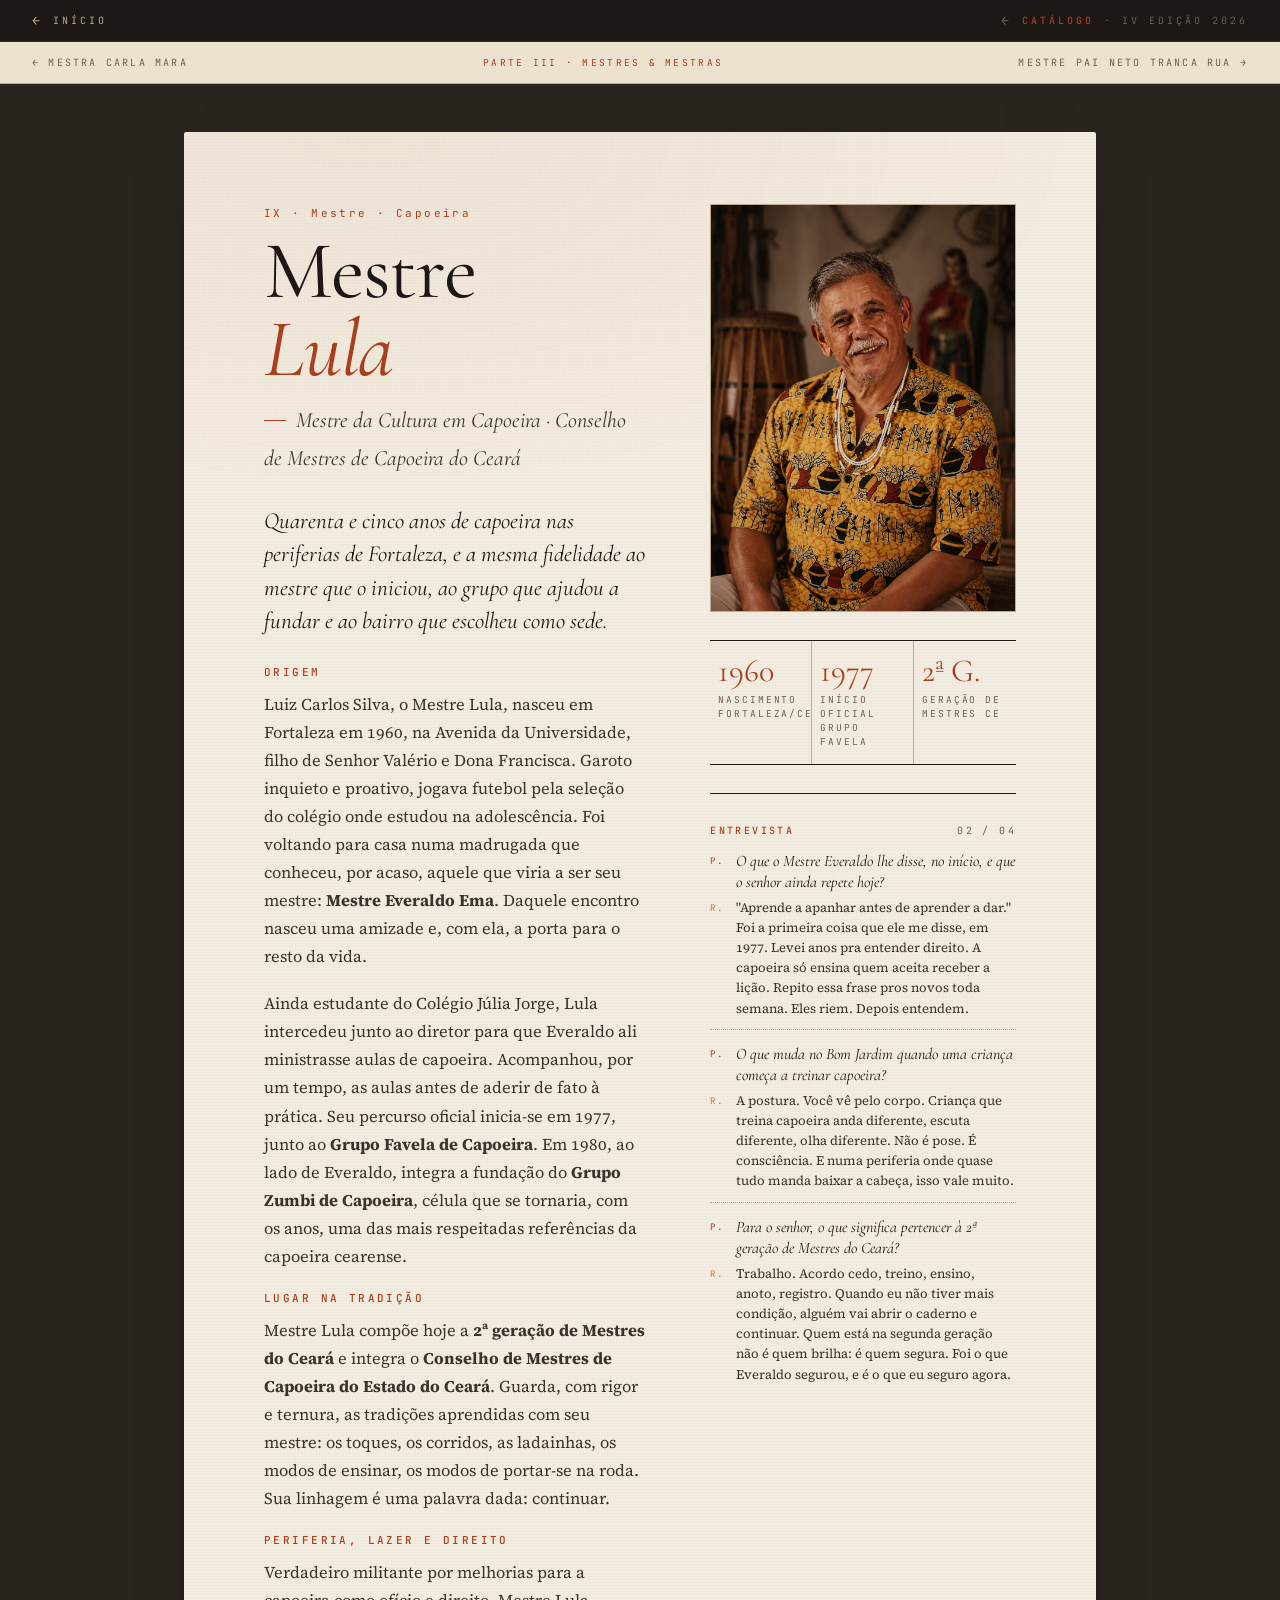
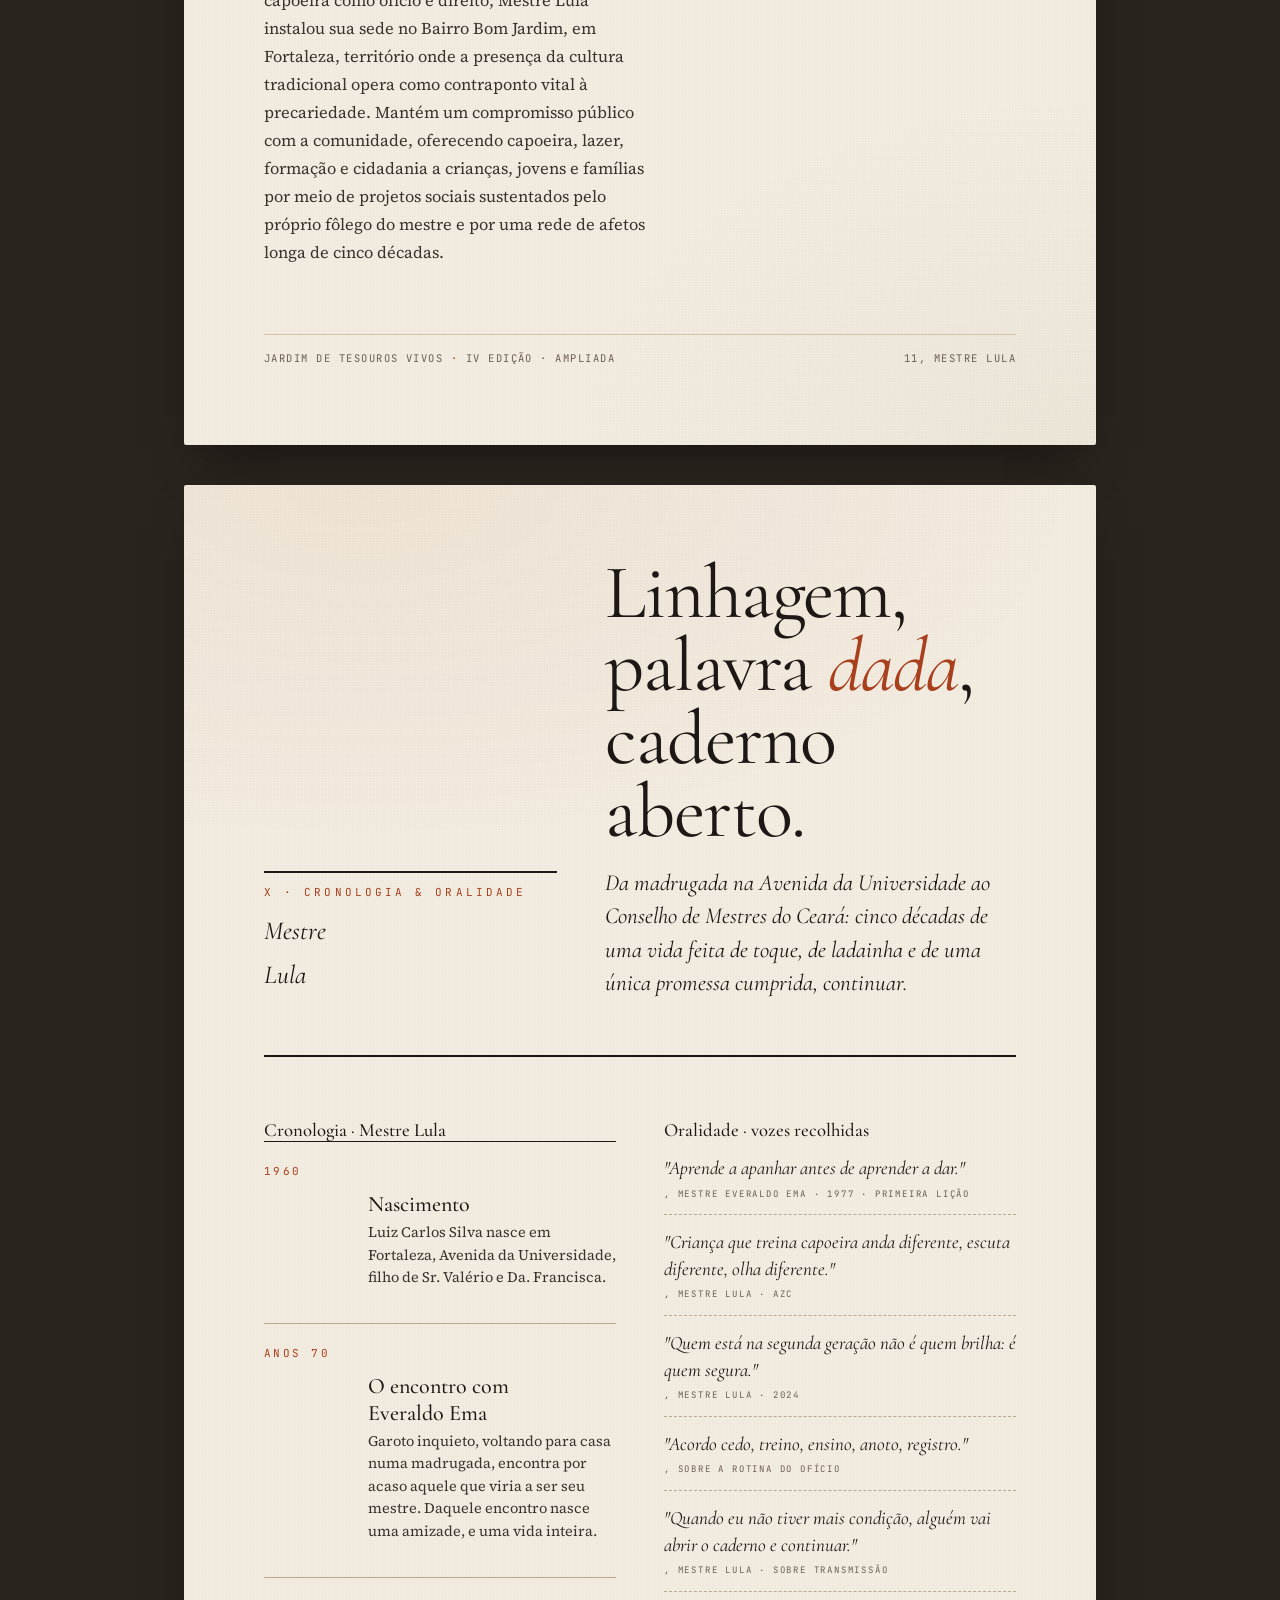
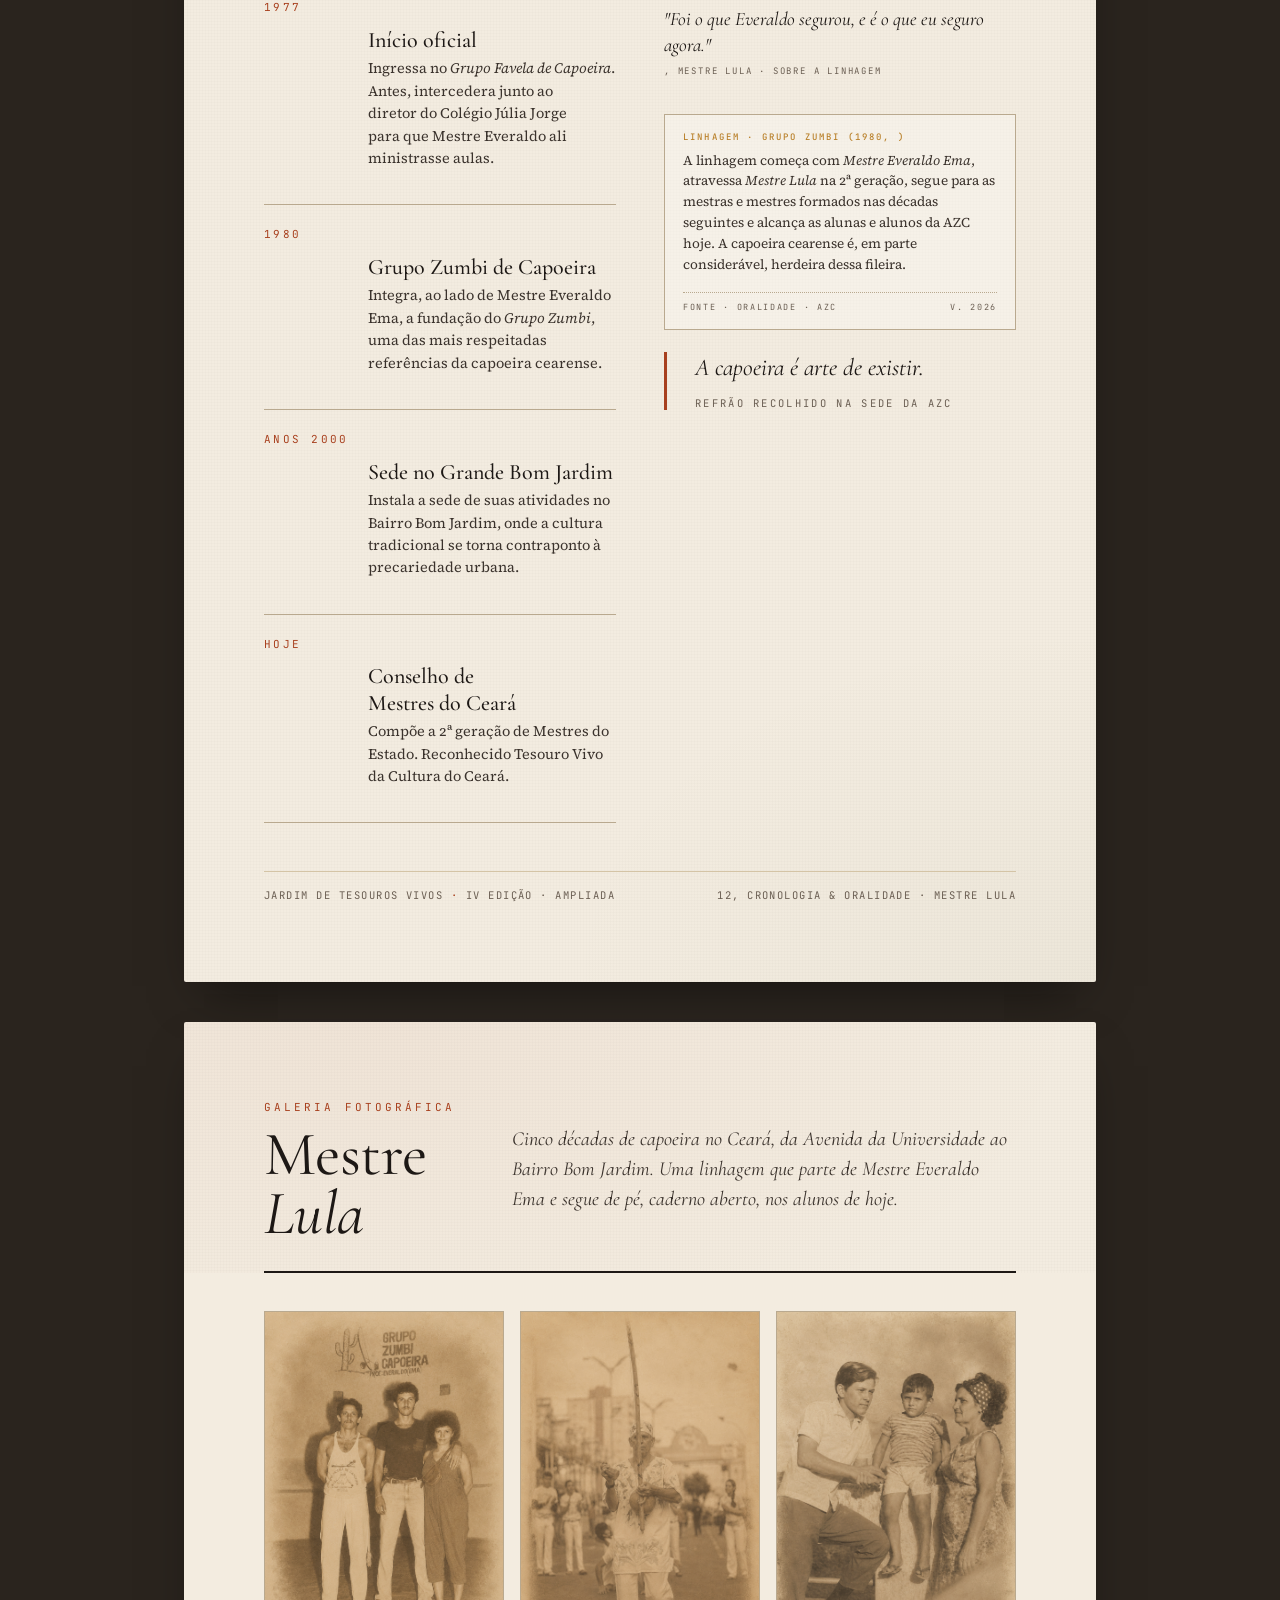
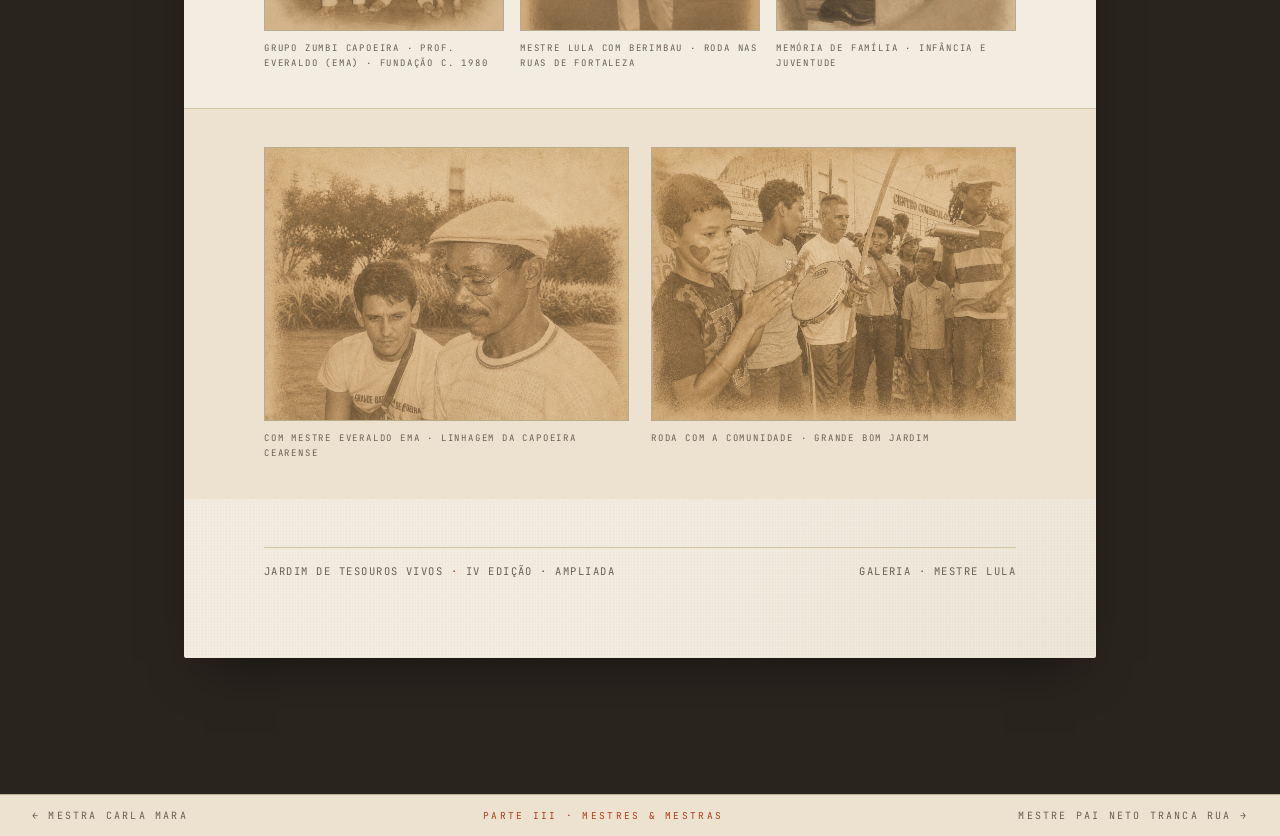
<file: catalogo/mestre-lula.html>
<!DOCTYPE html>
<html lang="pt-BR">
<head>
<meta charset="utf-8">
<title>Mestre Lula · Jardim de Tesouros Vivos · IV Edição 2026</title>
<meta name="viewport" content="width=device-width, initial-scale=1">
<link rel="preconnect" href="https://fonts.googleapis.com">
<link rel="preconnect" href="https://fonts.gstatic.com" crossorigin>
<link href="https://fonts.googleapis.com/css2?family=Cormorant+Garamond:ital,wght@0,300;0,400;0,500;0,600;1,400;1,500&family=Source+Serif+4:ital,opsz,wght@0,8..60,300;0,8..60,400;0,8..60,500;0,8..60,600;1,8..60,400&family=JetBrains+Mono:wght@400;500&display=swap" rel="stylesheet">
<link rel="stylesheet" href="estilo.css">
</head>
<body>

<nav class="nav-retorno" aria-label="Navegação principal">
  <a href="../index.html">Início</a>
  <span class="nav-title"><a href="../catálogo.html" style="color:inherit;text-decoration:none"><strong>Catálogo</strong> · IV Edição 2026</a></span>
</nav>

<nav class="nav-secao" aria-label="Entre seções">
  <a href="carla-mara.html" class="nav-prev">← Mestra Carla Mara</a>
  <span class="nav-parte">PARTE III · Mestres & Mestras</span>
  <a href="pai-neto.html" class="nav-next">Mestre Pai Neto Tranca Rua →</a>
</nav>

<main class="book">
  <!-- ============== 11 · MESTRE LULA ============== -->
  <section class="page" data-screen-label="11 Mestre Lula">
    <div class="profile invert">
      <!-- coluna esquerda (mais larga): cabeçalho · texto biográfico -->
      <div>
        <div class="profile-head">
          <p class="index">IX · Mestre · Capoeira</p>
          <h2 class="display">Mestre<br><em>Lula</em></h2>
          <p class="role">Mestre da Cultura em Capoeira · Conselho de Mestres de Capoeira do Ceará</p>
        </div>

        <div class="profile-body">
          <p class="lead">
            Quarenta e cinco anos de capoeira nas periferias de Fortaleza, e a mesma fidelidade ao mestre que o iniciou, ao grupo que ajudou a fundar e ao bairro que escolheu como sede.
          </p>

          <h3>Origem</h3>
          <p>Luiz Carlos Silva, o Mestre Lula, nasceu em Fortaleza em 1960, na Avenida da Universidade, filho de Senhor Valério e Dona Francisca. Garoto inquieto e proativo, jogava futebol pela seleção do colégio onde estudou na adolescência. Foi voltando para casa numa madrugada que conheceu, por acaso, aquele que viria a ser seu mestre: <strong>Mestre Everaldo Ema</strong>. Daquele encontro nasceu uma amizade e, com ela, a porta para o resto da vida.</p>

          <p>Ainda estudante do Colégio Júlia Jorge, Lula intercedeu junto ao diretor para que Everaldo ali ministrasse aulas de capoeira. Acompanhou, por um tempo, as aulas antes de aderir de fato à prática. Seu percurso oficial inicia-se em 1977, junto ao <strong>Grupo Favela de Capoeira</strong>. Em 1980, ao lado de Everaldo, integra a fundação do <strong>Grupo Zumbi de Capoeira</strong>, célula que se tornaria, com os anos, uma das mais respeitadas referências da capoeira cearense.</p>

          <h3>Lugar na tradição</h3>
          <p>Mestre Lula compõe hoje a <strong>2ª geração de Mestres do Ceará</strong> e integra o <strong>Conselho de Mestres de Capoeira do Estado do Ceará</strong>. Guarda, com rigor e ternura, as tradições aprendidas com seu mestre: os toques, os corridos, as ladainhas, os modos de ensinar, os modos de portar-se na roda. Sua linhagem é uma palavra dada: continuar.</p>

          <h3>Periferia, lazer e direito</h3>
          <p>Verdadeiro militante por melhorias para a capoeira como ofício e direito, Mestre Lula instalou sua sede no Bairro Bom Jardim, em Fortaleza, território onde a presença da cultura tradicional opera como contraponto vital à precariedade. Mantém um compromisso público com a comunidade, oferecendo capoeira, lazer, formação e cidadania a crianças, jovens e famílias por meio de projetos sociais sustentados pelo próprio fôlego do mestre e por uma rede de afetos longa de cinco décadas.</p>
        </div>
      </div>

      <!-- coluna direita: foto · estatísticas · entrevista -->
      <div>
        <figure class="profile-img has-photo">
          <img src="../image/mestre-lula.png" alt="Retrato do Mestre Lula">
        </figure>
        <div class="stats">
          <div class="stat"><div class="num">1960</div><div class="lbl">Nascimento<br>Fortaleza/CE</div></div>
          <div class="stat"><div class="num">1977</div><div class="lbl">Início oficial<br>Grupo Favela</div></div>
          <div class="stat"><div class="num">2ª G.</div><div class="lbl">Geração de<br>mestres CE</div></div>
        </div>
        <div class="profile-interview">
          <h4>Entrevista <span>02 / 04</span></h4>
          <p class="q">O que o Mestre Everaldo lhe disse, no início, e que o senhor ainda repete hoje?</p>
          <p class="a">"Aprende a apanhar antes de aprender a dar." Foi a primeira coisa que ele me disse, em 1977. Levei anos pra entender direito. A capoeira só ensina quem aceita receber a lição. Repito essa frase pros novos toda semana. Eles riem. Depois entendem.</p>
          <p class="q">O que muda no Bom Jardim quando uma criança começa a treinar capoeira?</p>
          <p class="a">A postura. Você vê pelo corpo. Criança que treina capoeira anda diferente, escuta diferente, olha diferente. Não é pose. É consciência. E numa periferia onde quase tudo manda baixar a cabeça, isso vale muito.</p>
          <p class="q">Para o senhor, o que significa pertencer à 2ª geração de Mestres do Ceará?</p>
          <p class="a">Trabalho. Acordo cedo, treino, ensino, anoto, registro. Quando eu não tiver mais condição, alguém vai abrir o caderno e continuar. Quem está na segunda geração não é quem brilha: é quem segura. Foi o que Everaldo segurou, e é o que eu seguro agora.</p>
        </div>
      </div>
    </div>

    <div class="folio">
      <span>Jardim de Tesouros Vivos <span class="dot">·</span>&nbsp;IV EDIÇÃO · AMPLIADA</span>
      <span>11, Mestre Lula</span>
    </div>
  </section>


  <!-- ============== 12 · LULA · CRONOLOGIA & ORALIDADE ============== -->
  <section class="page" data-screen-label="12 Mestre Lula · Cronologia e oralidade">
    <div class="crono-head">
      <div class="mark">
        <span class="eyebrow">X · CRONOLOGIA &amp; ORALIDADE</span>
        <p class="who">Mestre<br>Lula</p>
      </div>
      <div>
        <h2 class="display">Linhagem,<br>palavra <em>dada</em>,<br>caderno aberto.</h2>
        <p class="lead" style="margin-top: 18px;">Da madrugada na Avenida da Universidade ao Conselho de Mestres do Ceará: cinco décadas de uma vida feita de toque, de ladainha e de uma única promessa cumprida, continuar.</p>
      </div>
    </div>

    <div class="crono-grid">
      <div class="left">
        <h3>Cronologia · Mestre Lula</h3>
        <ol class="timeline">
          <li><span class="year">1960</span><div><h4>Nascimento</h4><p>Luiz Carlos Silva nasce em Fortaleza, Avenida da Universidade, filho de Sr. Valério e Da. Francisca.</p></div></li>
          <li><span class="year">Anos 70</span><div><h4>O encontro com Everaldo Ema</h4><p>Garoto inquieto, voltando para casa numa madrugada, encontra por acaso aquele que viria a ser seu mestre. Daquele encontro nasce uma amizade, e uma vida inteira.</p></div></li>
          <li><span class="year">1977</span><div><h4>Início oficial</h4><p>Ingressa no <em>Grupo Favela de Capoeira</em>. Antes, intercedera junto ao diretor do Colégio Júlia Jorge para que Mestre Everaldo ali ministrasse aulas.</p></div></li>
          <li><span class="year">1980</span><div><h4>Grupo Zumbi de Capoeira</h4><p>Integra, ao lado de Mestre Everaldo Ema, a fundação do <em>Grupo Zumbi</em>, uma das mais respeitadas referências da capoeira cearense.</p></div></li>
          <li><span class="year">Anos 2000</span><div><h4>Sede no Grande Bom Jardim</h4><p>Instala a sede de suas atividades no Bairro Bom Jardim, onde a cultura tradicional se torna contraponto à precariedade urbana.</p></div></li>
          <li><span class="year">Hoje</span><div><h4>Conselho de Mestres do Ceará</h4><p>Compõe a 2ª geração de Mestres do Estado. Reconhecido Tesouro Vivo da Cultura do Ceará.</p></div></li>
        </ol>
      </div>

      <div class="right">
        <h3>Oralidade · vozes recolhidas</h3>
        <ul class="fragments">
          <li>"Aprende a apanhar antes de aprender a dar."<span class="src">,  Mestre Everaldo Ema · 1977 · primeira lição</span></li>
          <li>"Criança que treina capoeira anda diferente, escuta diferente, olha diferente."<span class="src">,  Mestre Lula · AZC</span></li>
          <li>"Quem está na segunda geração não é quem brilha: é quem segura."<span class="src">,  Mestre Lula · 2024</span></li>
          <li>"Acordo cedo, treino, ensino, anoto, registro."<span class="src">,  sobre a rotina do ofício</span></li>
          <li>"Quando eu não tiver mais condição, alguém vai abrir o caderno e continuar."<span class="src">,  Mestre Lula · sobre transmissão</span></li>
          <li>"Foi o que Everaldo segurou, e é o que eu seguro agora."<span class="src">,  Mestre Lula · sobre a linhagem</span></li>
        </ul>

        <div class="doc-block" style="margin-top: 22px;">
          <h5>Linhagem · Grupo Zumbi (1980, )</h5>
          <p>A linhagem começa com <em>Mestre Everaldo Ema</em>, atravessa <em>Mestre Lula</em> na 2ª geração, segue para as mestras e mestres formados nas décadas seguintes e alcança as alunas e alunos da AZC hoje. A capoeira cearense é, em parte considerável, herdeira dessa fileira.</p>
          <div class="doc-meta"><span>Fonte · oralidade · AZC</span><span>v. 2026</span></div>
        </div>

        <p class="pullquote" style="margin-top: 22px; font-size: 24px;">
          A capoeira é arte de existir.
          <cite>refrão recolhido na sede da AZC</cite>
        </p>
      </div>
    </div>

    <div class="folio">
      <span>Jardim de Tesouros Vivos <span class="dot">·</span>&nbsp;IV EDIÇÃO · AMPLIADA</span>
      <span>12, Cronologia &amp; oralidade · Mestre Lula</span>
    </div>
  </section>



  <!-- ============== GALERIA · MESTRE LULA ============== -->
  <section class="page" data-screen-label="Galeria · Mestre Lula">

    <div class="gallery-header">
      <div>
        <span class="eyebrow">GALERIA FOTOGRÁFICA</span>
        <h2 class="display" style="font-size:clamp(42px,5vw,62px);line-height:0.94;margin-top:10px;">Mestre<br><em>Lula</em></h2>
      </div>
      <p class="gallery-intro">Cinco décadas de capoeira no Ceará, da Avenida da Universidade ao Bairro Bom Jardim. Uma linhagem que parte de Mestre Everaldo Ema e segue de pé, caderno aberto, nos alunos de hoje.</p>
    </div>

    <!-- faixa 1 · papel natural · memória e linhagem -->
    <div class="gallery-band gallery-band--paper">
      <div class="gallery-grid-3">

        <figure class="gal-item">
          <div class="gal-photo port">
            <img src="../image/mestre-lula-historia/ChatGPT%20Image%2026%20de%20mai.%20de%202026%2C%2011_13_28.png"
                 alt="Grupo Zumbi Capoeira com Prof. Everaldo Ema, fundação c. 1980">
          </div>
          <figcaption class="gal-caption">Grupo Zumbi Capoeira · Prof. Everaldo (Ema) · fundação c. 1980</figcaption>
        </figure>

        <figure class="gal-item">
          <div class="gal-photo port">
            <img src="../image/mestre-lula-historia/ChatGPT%20Image%2026%20de%20mai.%20de%202026%2C%2011_33_13.png"
                 alt="Mestre Lula com berimbau em roda nas ruas de Fortaleza">
          </div>
          <figcaption class="gal-caption">Mestre Lula com berimbau · roda nas ruas de Fortaleza</figcaption>
        </figure>

        <figure class="gal-item">
          <div class="gal-photo port">
            <img src="../image/mestre-lula-historia/ChatGPT%20Image%2026%20de%20mai.%20de%202026%2C%2011_35_12.png"
                 alt="Memória de família, infância e juventude de Mestre Lula">
          </div>
          <figcaption class="gal-caption">Memória de família · infância e juventude</figcaption>
        </figure>

      </div>
    </div>

    <!-- faixa 2 · papel fundo · transmissão e comunidade -->
    <div class="gallery-band gallery-band--deep">
      <div class="gallery-grid-2">

        <figure class="gal-item">
          <div class="gal-photo land">
            <img src="../image/mestre-lula-historia/ChatGPT%20Image%2026%20de%20mai.%20de%202026%2C%2011_41_19.png"
                 alt="Mestre Lula com Mestre Everaldo Ema, linhagem da capoeira cearense">
          </div>
          <figcaption class="gal-caption">Com Mestre Everaldo Ema · linhagem da capoeira cearense</figcaption>
        </figure>

        <figure class="gal-item">
          <div class="gal-photo land">
            <img src="../image/mestre-lula-historia/ChatGPT%20Image%2026%20de%20mai.%20de%202026%2C%2011_51_45.png"
                 alt="Mestre Lula em roda com crianças e jovens no Grande Bom Jardim">
          </div>
          <figcaption class="gal-caption">Roda com a comunidade · Grande Bom Jardim</figcaption>
        </figure>

      </div>
    </div>

    <div class="folio">
      <span>Jardim de Tesouros Vivos <span class="dot">·</span>&nbsp;IV EDIÇÃO · AMPLIADA</span>
      <span>Galeria · Mestre Lula</span>
    </div>
  </section>


</main>

<nav class="nav-secao" style="border-top:1px solid var(--rule); border-bottom:none; margin-top:0;" aria-label="Paginação inferior">
  <a href="carla-mara.html">← Mestra Carla Mara</a>
  <span class="nav-parte">PARTE III · Mestres & Mestras</span>
  <a href="pai-neto.html">Mestre Pai Neto Tranca Rua →</a>
</nav>

</body>
</html>
</file>
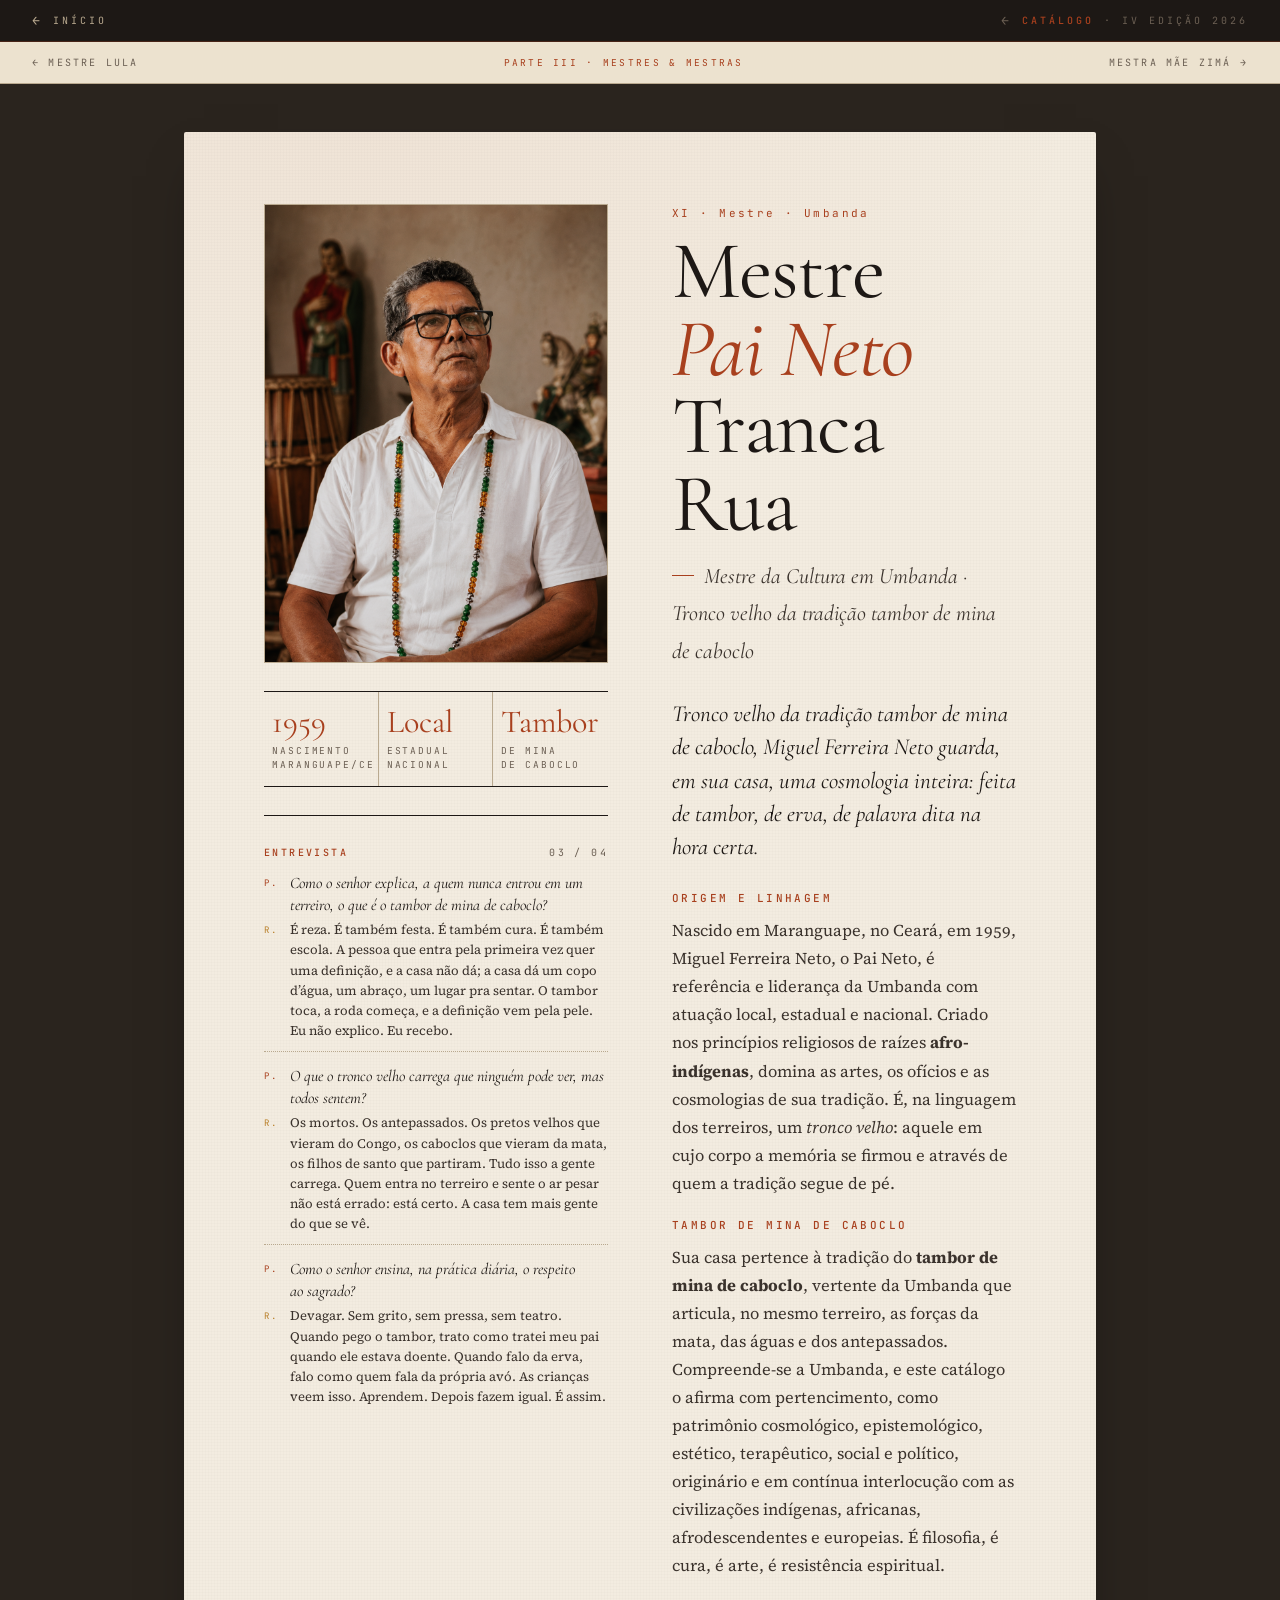
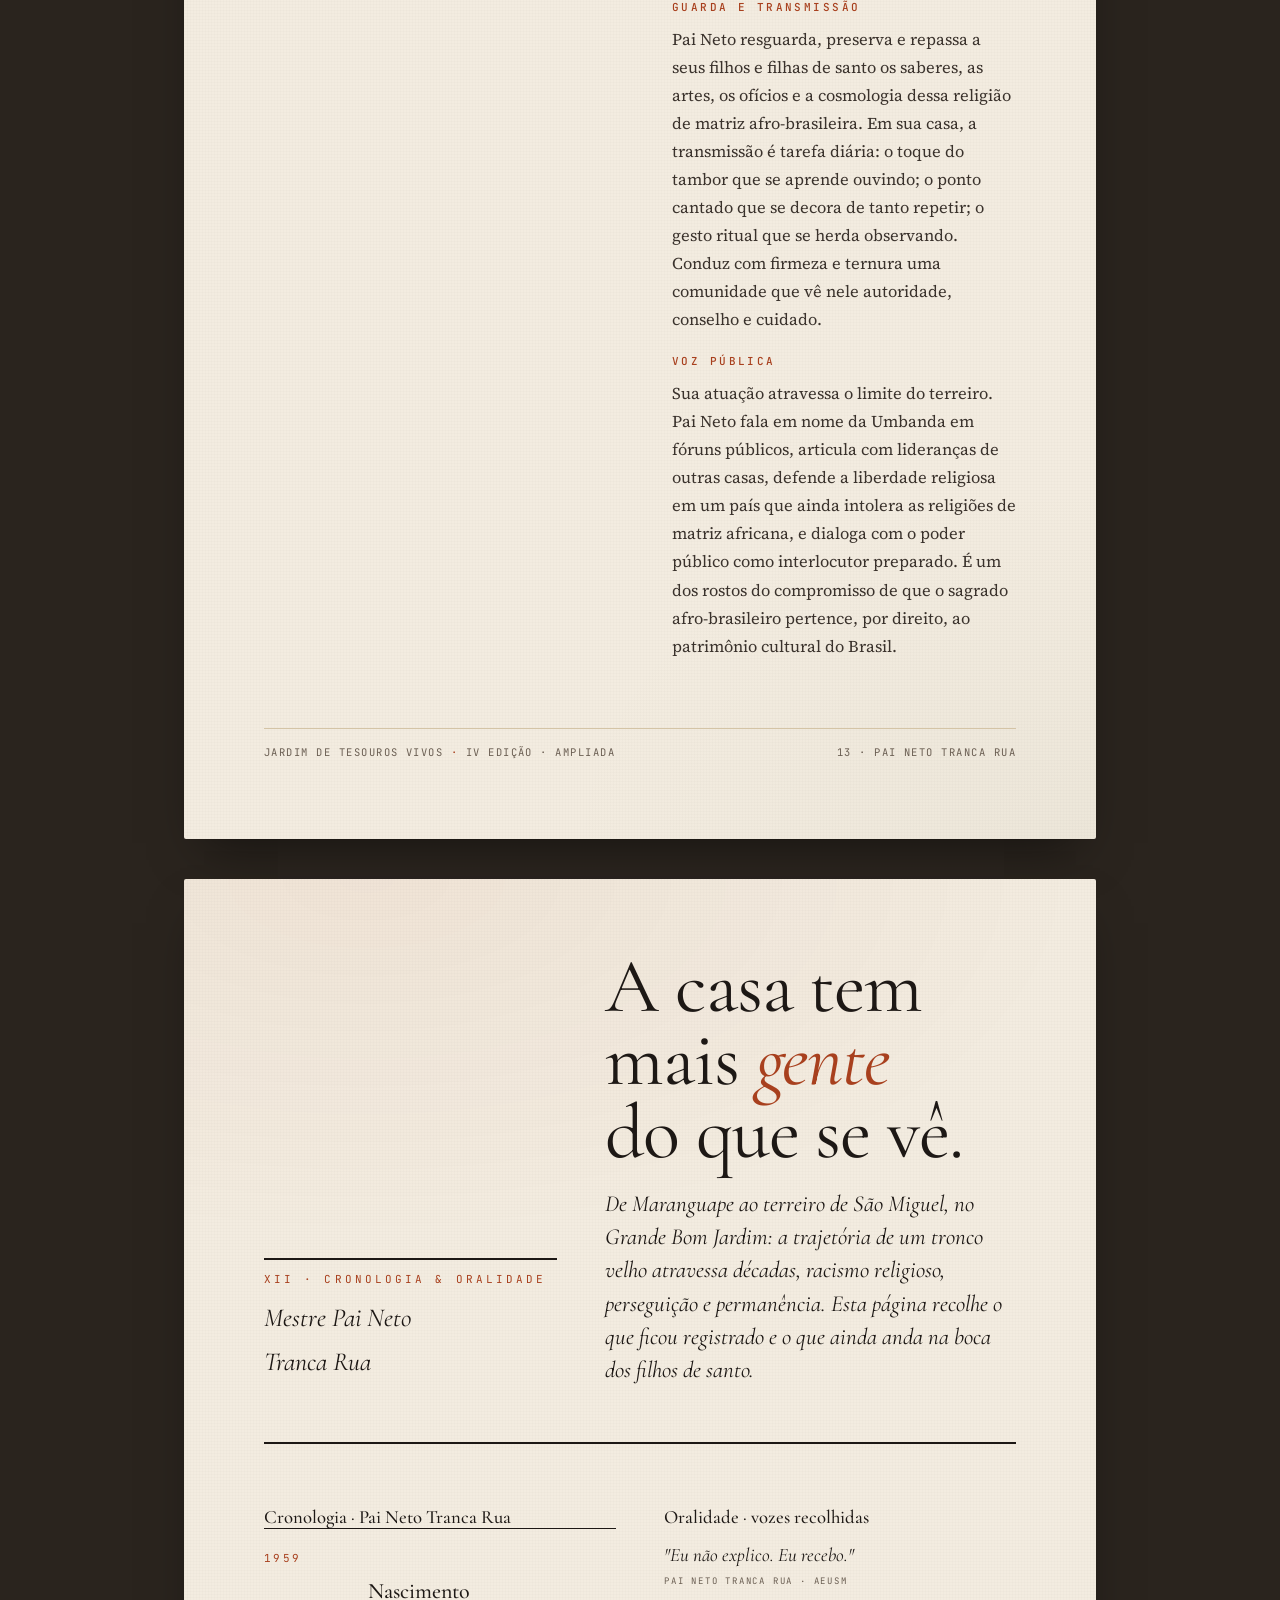
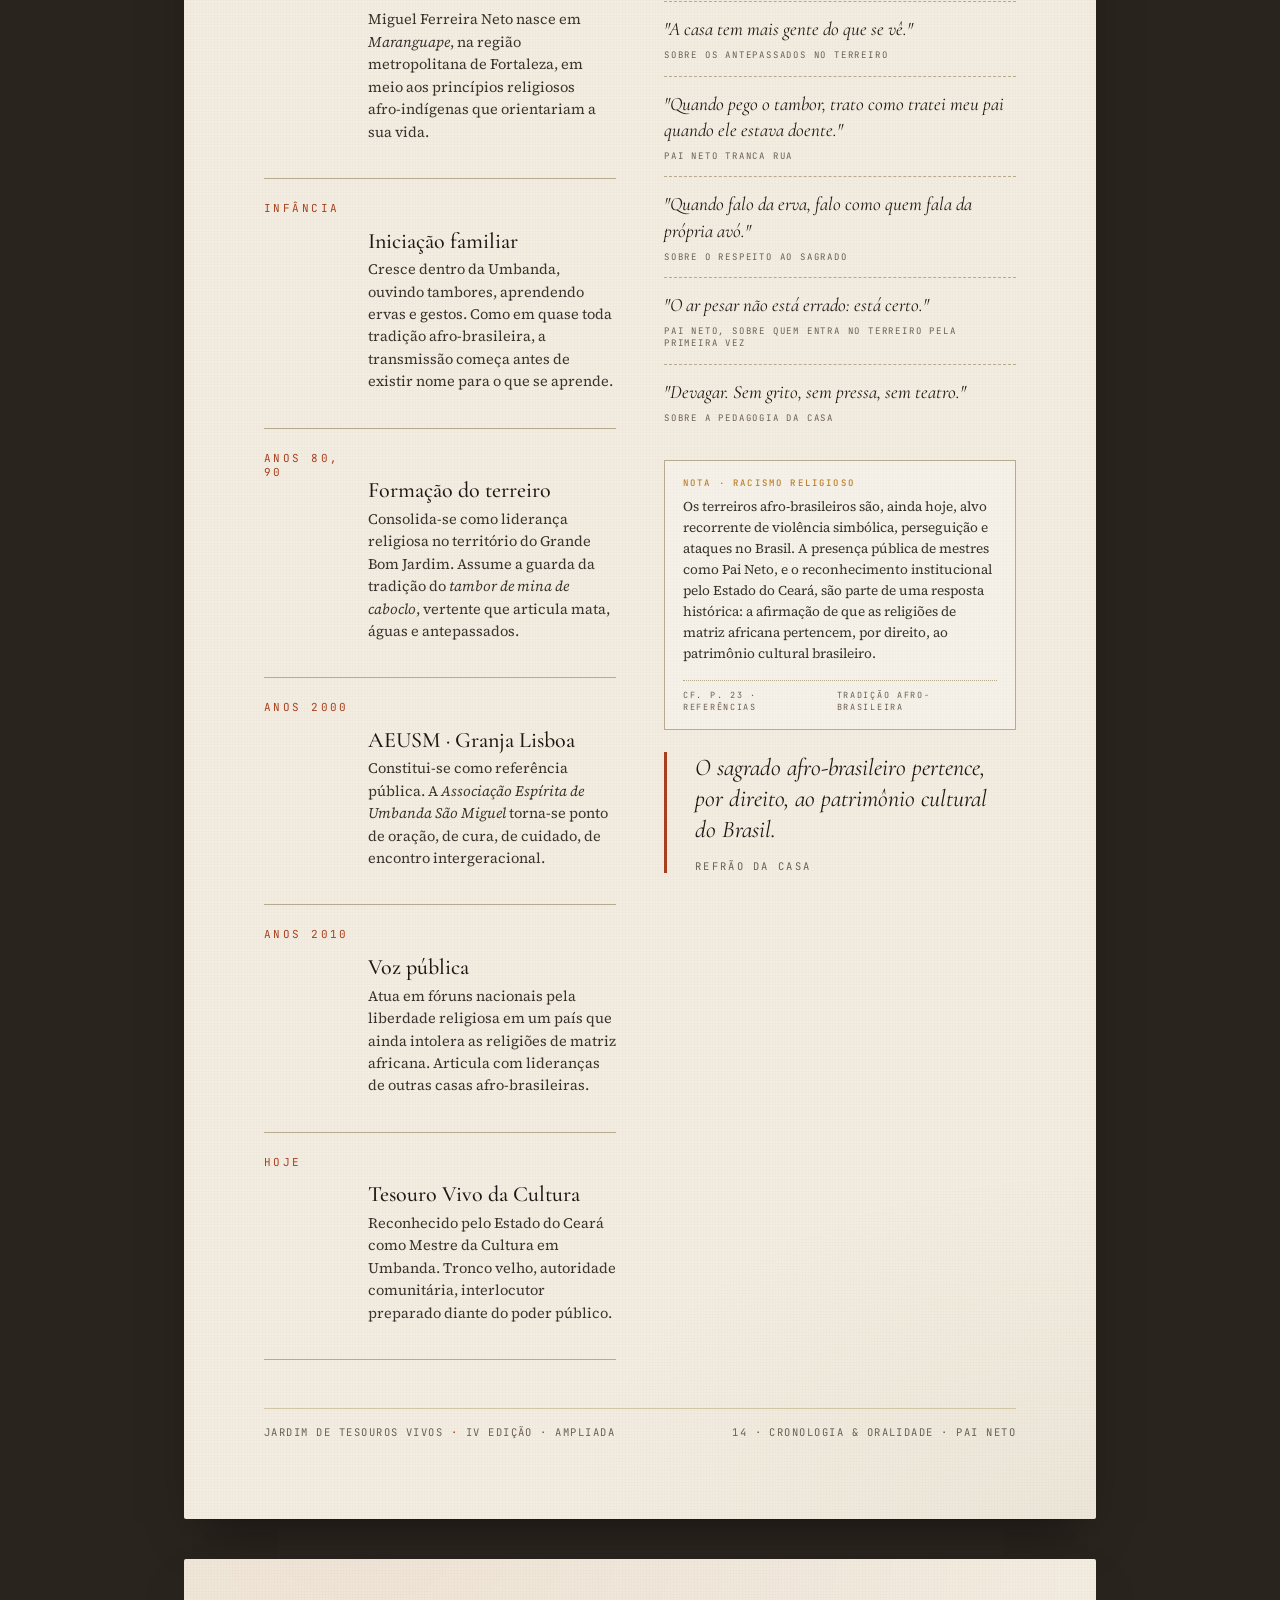
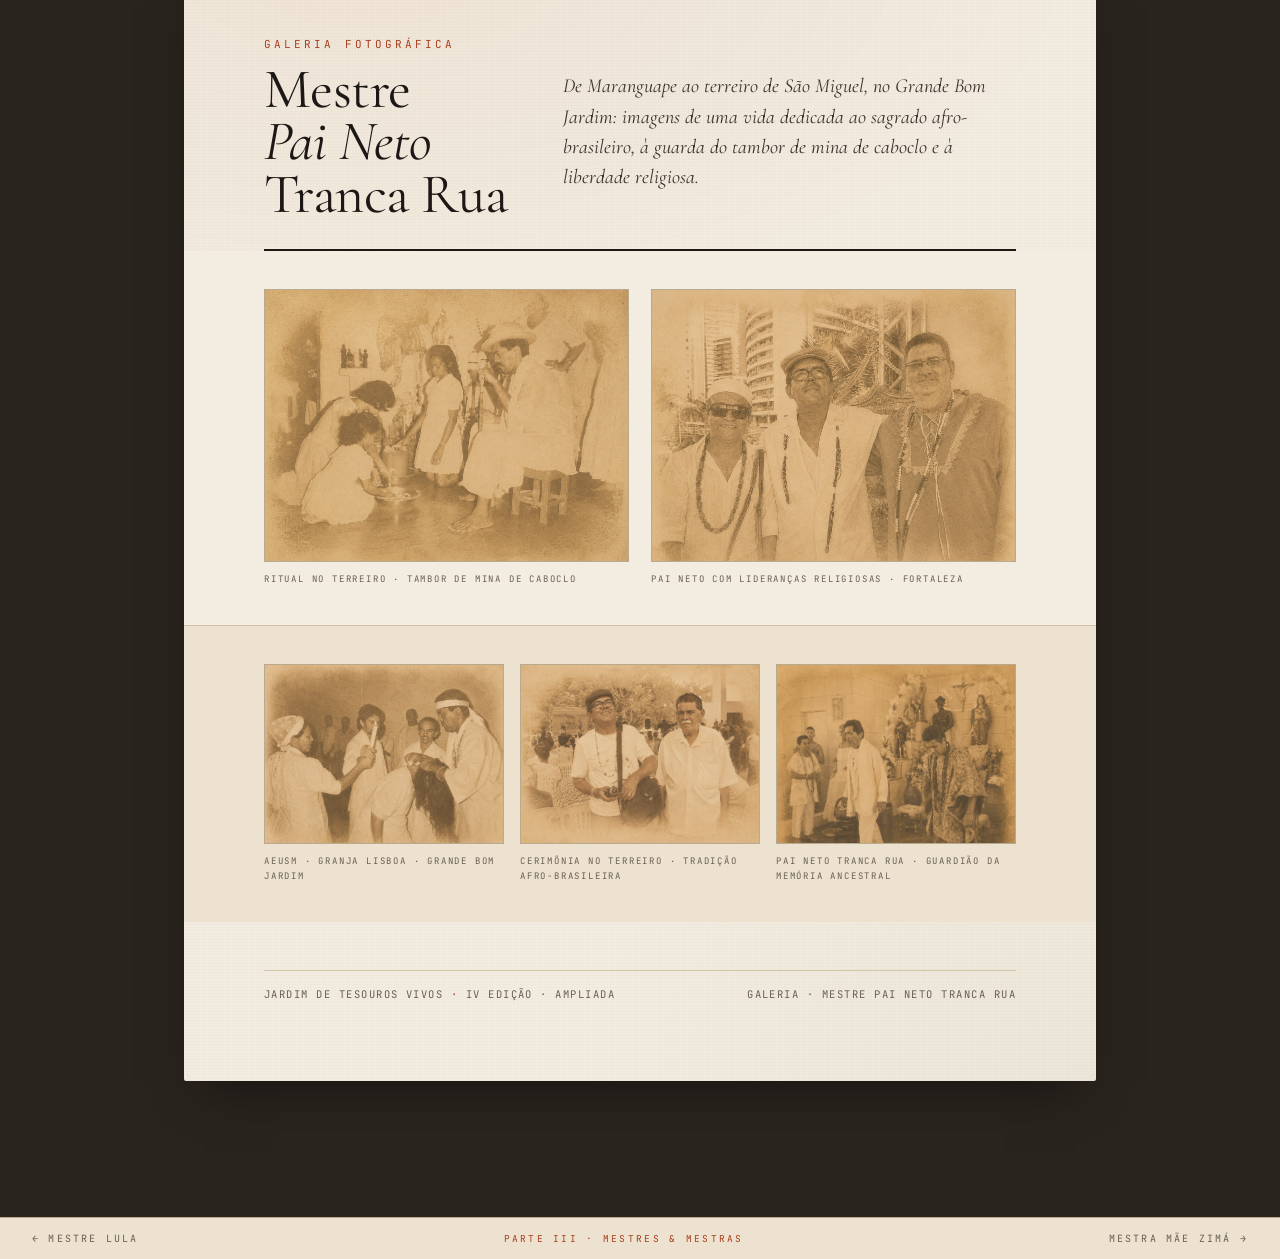
<file: catalogo/pai-neto.html>
<!DOCTYPE html>
<html lang="pt-BR">
<head>
<meta charset="utf-8">
<title>Mestre Pai Neto Tranca Rua · Jardim de Tesouros Vivos · IV Edição 2026</title>
<meta name="viewport" content="width=device-width, initial-scale=1">
<link rel="preconnect" href="https://fonts.googleapis.com">
<link rel="preconnect" href="https://fonts.gstatic.com" crossorigin>
<link href="https://fonts.googleapis.com/css2?family=Cormorant+Garamond:ital,wght@0,300;0,400;0,500;0,600;1,400;1,500&family=Source+Serif+4:ital,opsz,wght@0,8..60,300;0,8..60,400;0,8..60,500;0,8..60,600;1,8..60,400&family=JetBrains+Mono:wght@400;500&display=swap" rel="stylesheet">
<link rel="stylesheet" href="estilo.css">
</head>
<body>

<nav class="nav-retorno" aria-label="Navegação principal">
  <a href="../index.html">Início</a>
  <span class="nav-title"><a href="../catálogo.html" style="color:inherit;text-decoration:none"><strong>Catálogo</strong> · IV Edição 2026</a></span>
</nav>

<nav class="nav-secao" aria-label="Entre seções">
  <a href="mestre-lula.html" class="nav-prev">← Mestre Lula</a>
  <span class="nav-parte">PARTE III · Mestres & Mestras</span>
  <a href="mae-zima.html" class="nav-next">Mestra Mãe Zimá →</a>
</nav>

<main class="book">
  <!-- ============== 13 · PAI NETO TRANCA RUA ============== -->
  <section class="page" data-screen-label="13 Mestre Pai Neto Tranca Rua">
    <div class="profile" style="grid-template-columns: minmax(0, 1fr) minmax(0, 1fr);">
      <!-- coluna esquerda: foto · estatísticas · entrevista -->
      <div>
        <figure class="profile-img has-photo">
          <img src="../image/mestre-pai-neto.png" alt="Retrato de Pai Neto Tranca Rua, no terreiro de São Miguel">
        </figure>
        <div class="stats">
          <div class="stat"><div class="num">1959</div><div class="lbl">Nascimento<br>Maranguape/CE</div></div>
          <div class="stat"><div class="num">Local</div><div class="lbl">Estadual<br>Nacional</div></div>
          <div class="stat"><div class="num">Tambor</div><div class="lbl">de mina<br>de caboclo</div></div>
        </div>
        <div class="profile-interview">
          <h4>Entrevista <span>03 / 04</span></h4>
          <p class="q">Como o senhor explica, a quem nunca entrou em um terreiro, o que é o tambor de mina de caboclo?</p>
          <p class="a">É reza. É também festa. É também cura. É também escola. A pessoa que entra pela primeira vez quer uma definição, e a casa não dá; a casa dá um copo d’água, um abraço, um lugar pra sentar. O tambor toca, a roda começa, e a definição vem pela pele. Eu não explico. Eu recebo.</p>
          <p class="q">O que o tronco velho carrega que ninguém pode ver, mas todos sentem?</p>
          <p class="a">Os mortos. Os antepassados. Os pretos velhos que vieram do Congo, os caboclos que vieram da mata, os filhos de santo que partiram. Tudo isso a gente carrega. Quem entra no terreiro e sente o ar pesar não está errado: está certo. A casa tem mais gente do que se vê.</p>
          <p class="q">Como o senhor ensina, na prática diária, o respeito ao sagrado?</p>
          <p class="a">Devagar. Sem grito, sem pressa, sem teatro. Quando pego o tambor, trato como tratei meu pai quando ele estava doente. Quando falo da erva, falo como quem fala da própria avó. As crianças veem isso. Aprendem. Depois fazem igual. É assim.</p>
        </div>
      </div>

      <!-- coluna direita: cabeçalho · texto biográfico -->
      <div>
        <div class="profile-head">
          <p class="index">XI · Mestre · Umbanda</p>
          <h2 class="display">Mestre<br><em>Pai Neto</em><br>Tranca Rua</h2>
          <p class="role">Mestre da Cultura em Umbanda · Tronco velho da tradição tambor de mina de caboclo</p>
        </div>

        <div class="profile-body">
          <p class="lead">
            Tronco velho da tradição tambor de mina de caboclo, Miguel Ferreira Neto guarda, em sua casa, uma cosmologia inteira: feita de tambor, de erva, de palavra dita na hora certa.
          </p>

          <h3>Origem e linhagem</h3>
          <p>Nascido em Maranguape, no Ceará, em 1959, Miguel Ferreira Neto, o Pai Neto, é referência e liderança da Umbanda com atuação local, estadual e nacional. Criado nos princípios religiosos de raízes <strong>afro-indígenas</strong>, domina as artes, os ofícios e as cosmologias de sua tradição. É, na linguagem dos terreiros, um <em>tronco velho</em>: aquele em cujo corpo a memória se firmou e através de quem a tradição segue de pé.</p>

          <h3>Tambor de mina de caboclo</h3>
          <p>Sua casa pertence à tradição do <strong>tambor de mina de caboclo</strong>, vertente da Umbanda que articula, no mesmo terreiro, as forças da mata, das águas e dos antepassados. Compreende-se a Umbanda, e este catálogo o afirma com pertencimento, como patrimônio cosmológico, epistemológico, estético, terapêutico, social e político, originário e em contínua interlocução com as civilizações indígenas, africanas, afrodescendentes e europeias. É filosofia, é cura, é arte, é resistência espiritual.</p>

          <h3>Guarda e transmissão</h3>
          <p>Pai Neto resguarda, preserva e repassa a seus filhos e filhas de santo os saberes, as artes, os ofícios e a cosmologia dessa religião de matriz afro-brasileira. Em sua casa, a transmissão é tarefa diária: o toque do tambor que se aprende ouvindo; o ponto cantado que se decora de tanto repetir; o gesto ritual que se herda observando. Conduz com firmeza e ternura uma comunidade que vê nele autoridade, conselho e cuidado.</p>

          <h3>Voz pública</h3>
          <p>Sua atuação atravessa o limite do terreiro. Pai Neto fala em nome da Umbanda em fóruns públicos, articula com lideranças de outras casas, defende a liberdade religiosa em um país que ainda intolera as religiões de matriz africana, e dialoga com o poder público como interlocutor preparado. É um dos rostos do compromisso de que o sagrado afro-brasileiro pertence, por direito, ao patrimônio cultural do Brasil.</p>
        </div>
      </div>
    </div>

    <div class="folio">
      <span>Jardim de Tesouros Vivos <span class="dot">·</span>&nbsp;IV EDIÇÃO · AMPLIADA</span>
      <span>13 · Pai Neto Tranca Rua</span>
    </div>
  </section>


  <!-- ============== 14 · PAI NETO · CRONOLOGIA & ORALIDADE ============== -->
  <section class="page" data-screen-label="14 Pai Neto · Cronologia e oralidade">
    <div class="crono-head">
      <div class="mark">
        <span class="eyebrow">XII · CRONOLOGIA &amp; ORALIDADE</span>
        <p class="who">Mestre Pai Neto<br>Tranca Rua</p>
      </div>
      <div>
        <h2 class="display">A casa tem<br>mais <em>gente</em><br>do que se vê.</h2>
        <p class="lead" style="margin-top: 18px;">De Maranguape ao terreiro de São Miguel, no Grande Bom Jardim: a trajetória de um tronco velho atravessa décadas, racismo religioso, perseguição e permanência. Esta página recolhe o que ficou registrado e o que ainda anda na boca dos filhos de santo.</p>
      </div>
    </div>

    <div class="crono-grid">
      <div class="left">
        <h3>Cronologia · Pai Neto Tranca Rua</h3>
        <ol class="timeline">
          <li><span class="year">1959</span><div><h4>Nascimento</h4><p>Miguel Ferreira Neto nasce em <em>Maranguape</em>, na região metropolitana de Fortaleza, em meio aos princípios religiosos afro-indígenas que orientariam a sua vida.</p></div></li>
          <li><span class="year">Infância</span><div><h4>Iniciação familiar</h4><p>Cresce dentro da Umbanda, ouvindo tambores, aprendendo ervas e gestos. Como em quase toda tradição afro-brasileira, a transmissão começa antes de existir nome para o que se aprende.</p></div></li>
          <li><span class="year">Anos 80, 90</span><div><h4>Formação do terreiro</h4><p>Consolida-se como liderança religiosa no território do Grande Bom Jardim. Assume a guarda da tradição do <em>tambor de mina de caboclo</em>, vertente que articula mata, águas e antepassados.</p></div></li>
          <li><span class="year">Anos 2000</span><div><h4>AEUSM · Granja Lisboa</h4><p>Constitui-se como referência pública. A <em>Associação Espírita de Umbanda São Miguel</em> torna-se ponto de oração, de cura, de cuidado, de encontro intergeracional.</p></div></li>
          <li><span class="year">Anos 2010</span><div><h4>Voz pública</h4><p>Atua em fóruns nacionais pela liberdade religiosa em um país que ainda intolera as religiões de matriz africana. Articula com lideranças de outras casas afro-brasileiras.</p></div></li>
          <li><span class="year">Hoje</span><div><h4>Tesouro Vivo da Cultura</h4><p>Reconhecido pelo Estado do Ceará como Mestre da Cultura em Umbanda. Tronco velho, autoridade comunitária, interlocutor preparado diante do poder público.</p></div></li>
        </ol>
      </div>

      <div class="right">
        <h3>Oralidade · vozes recolhidas</h3>
        <ul class="fragments">
          <li>"Eu não explico. Eu recebo."<span class="src">Pai Neto Tranca Rua · AEUSM</span></li>
          <li>"A casa tem mais gente do que se vê."<span class="src">sobre os antepassados no terreiro</span></li>
          <li>"Quando pego o tambor, trato como tratei meu pai quando ele estava doente."<span class="src">Pai Neto Tranca Rua</span></li>
          <li>"Quando falo da erva, falo como quem fala da própria avó."<span class="src">sobre o respeito ao sagrado</span></li>
          <li>"O ar pesar não está errado: está certo."<span class="src">Pai Neto, sobre quem entra no terreiro pela primeira vez</span></li>
          <li>"Devagar. Sem grito, sem pressa, sem teatro."<span class="src">sobre a pedagogia da casa</span></li>
        </ul>

        <div class="doc-block" style="margin-top: 22px;">
          <h5>Nota · racismo religioso</h5>
          <p>Os terreiros afro-brasileiros são, ainda hoje, alvo recorrente de violência simbólica, perseguição e ataques no Brasil. A presença pública de mestres como Pai Neto, e o reconhecimento institucional pelo Estado do Ceará, são parte de uma resposta histórica: a afirmação de que as religiões de matriz africana pertencem, por direito, ao patrimônio cultural brasileiro.</p>
          <div class="doc-meta"><span>cf. p. 23 · referências</span><span>Tradição afro-brasileira</span></div>
        </div>

        <p class="pullquote" style="margin-top: 22px; font-size: 24px;">
          O sagrado afro-brasileiro pertence, por direito, ao patrimônio cultural do Brasil.
          <cite>refrão da casa</cite>
        </p>
      </div>
    </div>

    <div class="folio">
      <span>Jardim de Tesouros Vivos <span class="dot">·</span>&nbsp;IV EDIÇÃO · AMPLIADA</span>
      <span>14 · Cronologia &amp; oralidade · Pai Neto</span>
    </div>
  </section>



  <!-- ============== GALERIA · MESTRE PAI NETO TRANCA RUA ============== -->
  <section class="page" data-screen-label="Galeria · Mestre Pai Neto Tranca Rua">

    <div class="gallery-header">
      <div>
        <span class="eyebrow">GALERIA FOTOGRÁFICA</span>
        <h2 class="display" style="font-size:clamp(38px,4.6vw,56px);line-height:0.94;margin-top:10px;">Mestre<br><em>Pai Neto</em><br>Tranca Rua</h2>
      </div>
      <p class="gallery-intro">De Maranguape ao terreiro de São Miguel, no Grande Bom Jardim: imagens de uma vida dedicada ao sagrado afro-brasileiro, à guarda do tambor de mina de caboclo e à liberdade religiosa.</p>
    </div>

    <!-- faixa 1 · papel natural · terreiro e linhagem -->
    <div class="gallery-band gallery-band--paper">
      <div class="gallery-grid-2">

        <figure class="gal-item">
          <div class="gal-photo land">
            <img src="../image/pai-neto-historia/ChatGPT%20Image%2026%20de%20mai.%20de%202026%2C%2012_02_11.png"
                 alt="Ritual no terreiro, tambor de mina de caboclo">
          </div>
          <figcaption class="gal-caption">Ritual no terreiro · tambor de mina de caboclo</figcaption>
        </figure>

        <figure class="gal-item">
          <div class="gal-photo land">
            <img src="../image/pai-neto-historia/ChatGPT%20Image%2026%20de%20mai.%20de%202026%2C%2012_07_32.png"
                 alt="Pai Neto Tranca Rua com lideranças religiosas afro-brasileiras em Fortaleza">
          </div>
          <figcaption class="gal-caption">Pai Neto com lideranças religiosas · Fortaleza</figcaption>
        </figure>

      </div>
    </div>

    <!-- faixa 2 · papel fundo · cotidiano, cerimônia e presença -->
    <div class="gallery-band gallery-band--deep">
      <div class="gallery-grid-3">

        <figure class="gal-item">
          <div class="gal-photo land">
            <img src="../image/pai-neto-historia/ChatGPT%20Image%2026%20de%20mai.%20de%202026%2C%2012_05_50.png"
                 alt="AEUSM, Associação Espírita de Umbanda São Miguel, Granja Lisboa">
          </div>
          <figcaption class="gal-caption">AEUSM · Granja Lisboa · Grande Bom Jardim</figcaption>
        </figure>

        <figure class="gal-item">
          <div class="gal-photo land">
            <img src="../image/pai-neto-historia/ChatGPT%20Image%2026%20de%20mai.%20de%202026%2C%2012_14_14.png"
                 alt="Cerimônia no terreiro de Pai Neto Tranca Rua">
          </div>
          <figcaption class="gal-caption">Cerimônia no terreiro · tradição afro-brasileira</figcaption>
        </figure>

        <figure class="gal-item">
          <div class="gal-photo land">
            <img src="../image/pai-neto-historia/ChatGPT%20Image%2026%20de%20mai.%20de%202026%2C%2012_20_07.png"
                 alt="Pai Neto Tranca Rua, guardião da memória ancestral">
          </div>
          <figcaption class="gal-caption">Pai Neto Tranca Rua · guardião da memória ancestral</figcaption>
        </figure>

      </div>
    </div>

    <div class="folio">
      <span>Jardim de Tesouros Vivos <span class="dot">·</span>&nbsp;IV EDIÇÃO · AMPLIADA</span>
      <span>Galeria · Mestre Pai Neto Tranca Rua</span>
    </div>
  </section>


</main>

<nav class="nav-secao" style="border-top:1px solid var(--rule); border-bottom:none; margin-top:0;" aria-label="Paginação inferior">
  <a href="mestre-lula.html">← Mestre Lula</a>
  <span class="nav-parte">PARTE III · Mestres & Mestras</span>
  <a href="mae-zima.html">Mestra Mãe Zimá →</a>
</nav>

</body>
</html>
</file>
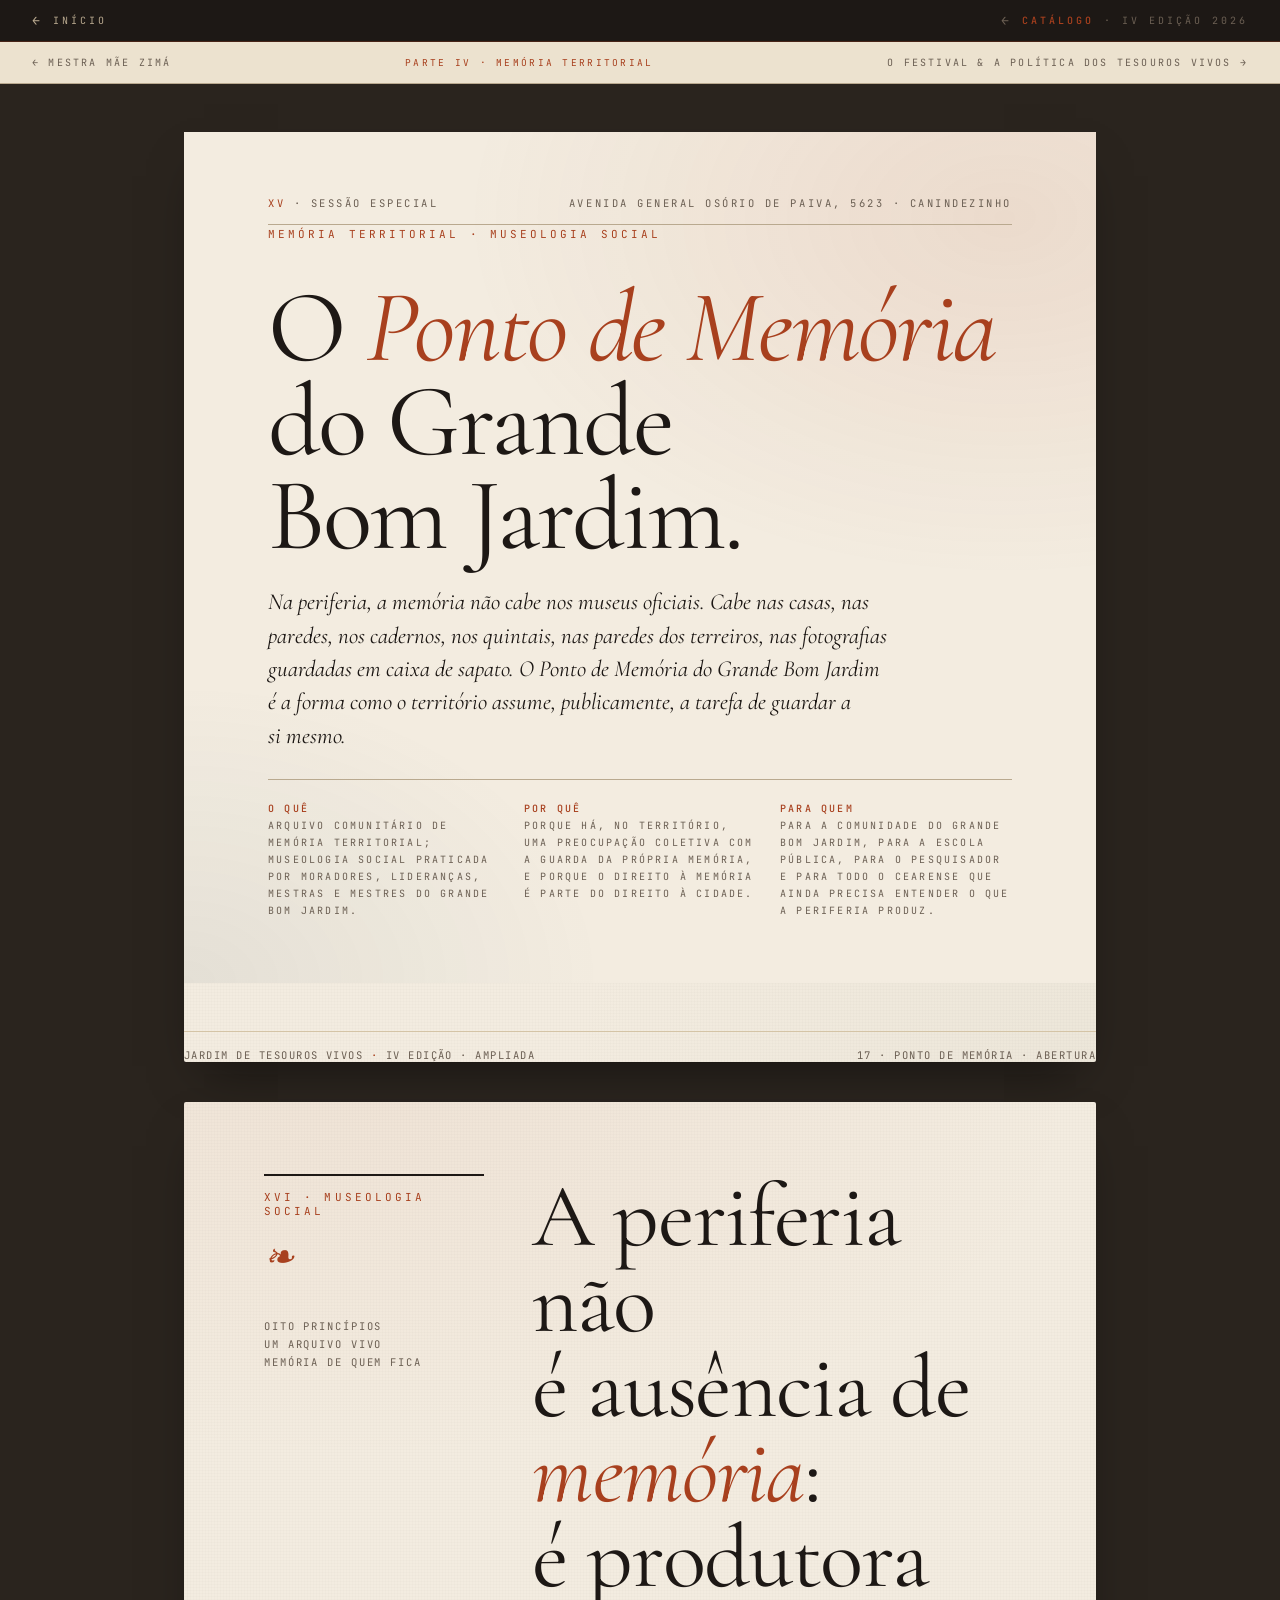
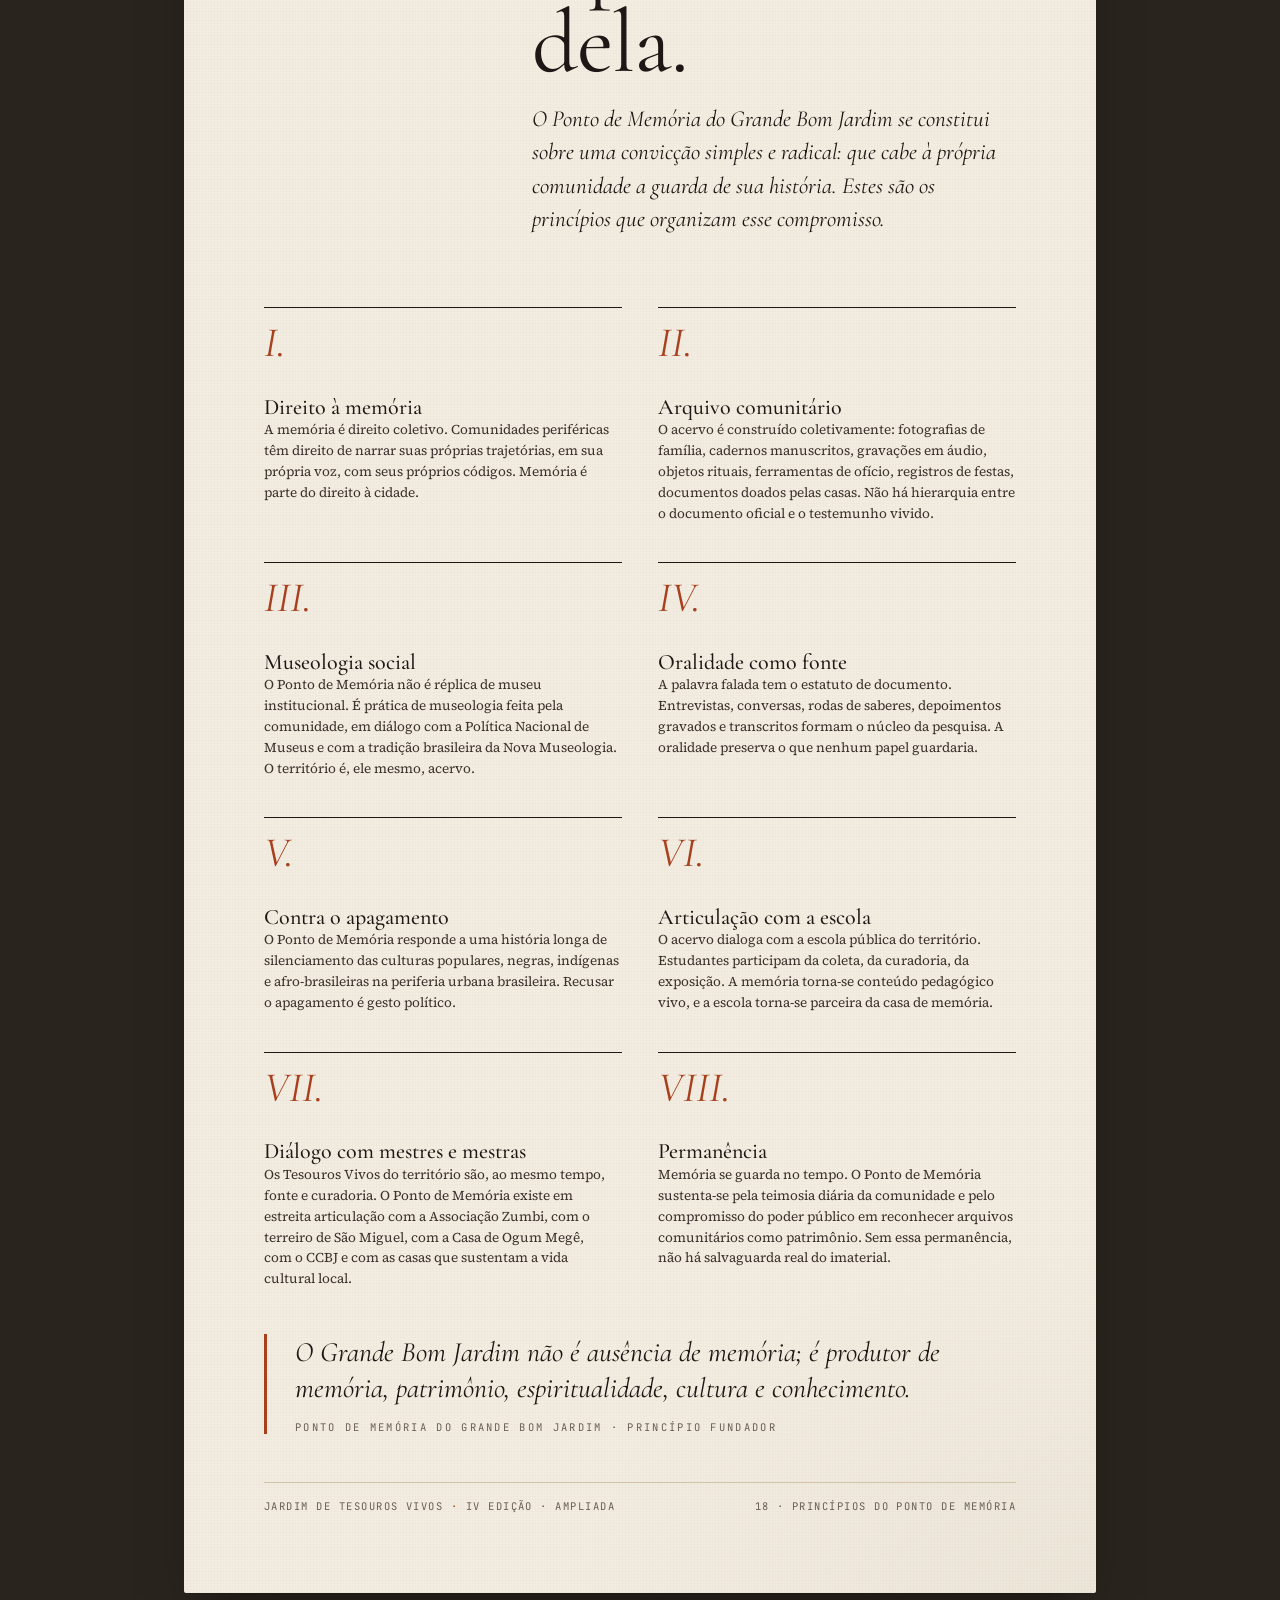
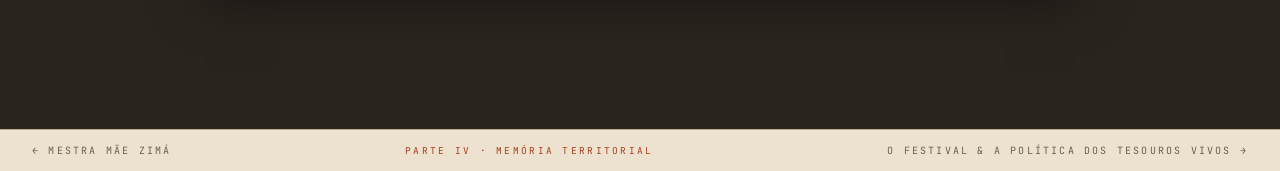
<file: catalogo/ponto-de-memoria.html>
<!DOCTYPE html>
<html lang="pt-BR">
<head>
<meta charset="utf-8">
<title>Ponto de Memória do Grande Bom Jardim · Jardim de Tesouros Vivos · IV Edição 2026</title>
<meta name="viewport" content="width=device-width, initial-scale=1">
<link rel="preconnect" href="https://fonts.googleapis.com">
<link rel="preconnect" href="https://fonts.gstatic.com" crossorigin>
<link href="https://fonts.googleapis.com/css2?family=Cormorant+Garamond:ital,wght@0,300;0,400;0,500;0,600;1,400;1,500&family=Source+Serif+4:ital,opsz,wght@0,8..60,300;0,8..60,400;0,8..60,500;0,8..60,600;1,8..60,400&family=JetBrains+Mono:wght@400;500&display=swap" rel="stylesheet">
<link rel="stylesheet" href="estilo.css">
</head>
<body>

<nav class="nav-retorno" aria-label="Navegação principal">
  <a href="../index.html">Início</a>
  <span class="nav-title"><a href="../catálogo.html" style="color:inherit;text-decoration:none"><strong>Catálogo</strong> · IV Edição 2026</a></span>
</nav>

<nav class="nav-secao" aria-label="Entre seções">
  <a href="mae-zima.html" class="nav-prev">← Mestra Mãe Zimá</a>
  <span class="nav-parte">PARTE IV · Memória territorial</span>
  <a href="festival.html" class="nav-next">O Festival & A Política dos Tesouros Vivos →</a>
</nav>

<main class="book">
  <!-- ============== 17 · PONTO DE MEMÓRIA · ABERTURA ============== -->
  <section class="page" data-screen-label="17 Ponto de Memória · Abertura" style="padding: 0;">
    <div class="pm-hero">
      <div class="top">
        <span><span class="roman">XV</span> · SESSÃO ESPECIAL</span>
        <span>Avenida General Osório de Paiva, 5623 · Canindezinho</span>
      </div>

      <div class="mid">
        <p class="eyebrow" style="margin-bottom: 8px;">Memória territorial · Museologia social</p>
        <h2>O <em>Ponto de Memória</em><br>do Grande<br>Bom Jardim.</h2>
        <p class="lead" style="margin-top: 24px;">
          Na periferia, a memória não cabe nos museus oficiais. Cabe nas casas, nas paredes, nos cadernos, nos quintais, nas paredes dos terreiros, nas fotografias guardadas em caixa de sapato. O Ponto de Memória do Grande Bom Jardim é a forma como o território assume, publicamente, a tarefa de guardar a si mesmo.
        </p>
      </div>

      <div class="bot">
        <div class="b"><strong>O QUÊ</strong><br>Arquivo comunitário de memória territorial; museologia social praticada por moradores, lideranças, mestras e mestres do Grande Bom Jardim.</div>
        <div class="b"><strong>POR QUÊ</strong><br>Porque há, no território, uma preocupação coletiva com a guarda da própria memória, e porque o direito à memória é parte do direito à cidade.</div>
        <div class="b"><strong>PARA QUEM</strong><br>Para a comunidade do Grande Bom Jardim, para a escola pública, para o pesquisador e para todo o cearense que ainda precisa entender o que a periferia produz.</div>
      </div>
    </div>

    <div class="folio">
      <span>Jardim de Tesouros Vivos <span class="dot">·</span>&nbsp;IV EDIÇÃO · AMPLIADA</span>
      <span>17 · Ponto de Memória · abertura</span>
    </div>
  </section>


  <!-- ============== 18 · PONTO DE MEMÓRIA · PRINCÍPIOS ============== -->
  <section class="page" data-screen-label="18 Princípios do Ponto de Memória">
    <div class="section-head">
      <div class="meta">
        <span class="eyebrow">XVI · MUSEOLOGIA SOCIAL</span>
        <p class="ornament">❧</p>
        <p class="stamp">
          Oito princípios<br>
          Um arquivo vivo<br>
          Memória de quem fica
        </p>
      </div>
      <div>
        <h2 class="display">A periferia não<br>é ausência de <em>memória</em>:<br>é produtora dela.</h2>
        <p class="lead" style="margin-top: 18px;">
          O Ponto de Memória do Grande Bom Jardim se constitui sobre uma convicção simples e radical: que cabe à própria comunidade a guarda de sua história. Estes são os princípios que organizam esse compromisso.
        </p>
      </div>
    </div>

    <div class="principles">
      <div class="principle">
        <div class="n">I.</div>
        <h4>Direito à memória</h4>
        <p>A memória é direito coletivo. Comunidades periféricas têm direito de narrar suas próprias trajetórias, em sua própria voz, com seus próprios códigos. Memória é parte do direito à cidade.</p>
      </div>
      <div class="principle">
        <div class="n">II.</div>
        <h4>Arquivo comunitário</h4>
        <p>O acervo é construído coletivamente: fotografias de família, cadernos manuscritos, gravações em áudio, objetos rituais, ferramentas de ofício, registros de festas, documentos doados pelas casas. Não há hierarquia entre o documento oficial e o testemunho vivido.</p>
      </div>
      <div class="principle">
        <div class="n">III.</div>
        <h4>Museologia social</h4>
        <p>O Ponto de Memória não é réplica de museu institucional. É prática de museologia feita pela comunidade, em diálogo com a Política Nacional de Museus e com a tradição brasileira da Nova Museologia. O território é, ele mesmo, acervo.</p>
      </div>
      <div class="principle">
        <div class="n">IV.</div>
        <h4>Oralidade como fonte</h4>
        <p>A palavra falada tem o estatuto de documento. Entrevistas, conversas, rodas de saberes, depoimentos gravados e transcritos formam o núcleo da pesquisa. A oralidade preserva o que nenhum papel guardaria.</p>
      </div>
      <div class="principle">
        <div class="n">V.</div>
        <h4>Contra o apagamento</h4>
        <p>O Ponto de Memória responde a uma história longa de silenciamento das culturas populares, negras, indígenas e afro-brasileiras na periferia urbana brasileira. Recusar o apagamento é gesto político.</p>
      </div>
      <div class="principle">
        <div class="n">VI.</div>
        <h4>Articulação com a escola</h4>
        <p>O acervo dialoga com a escola pública do território. Estudantes participam da coleta, da curadoria, da exposição. A memória torna-se conteúdo pedagógico vivo, e a escola torna-se parceira da casa de memória.</p>
      </div>
      <div class="principle">
        <div class="n">VII.</div>
        <h4>Diálogo com mestres e mestras</h4>
        <p>Os Tesouros Vivos do território são, ao mesmo tempo, fonte e curadoria. O Ponto de Memória existe em estreita articulação com a Associação Zumbi, com o terreiro de São Miguel, com a Casa de Ogum Megê, com o CCBJ e com as casas que sustentam a vida cultural local.</p>
      </div>
      <div class="principle">
        <div class="n">VIII.</div>
        <h4>Permanência</h4>
        <p>Memória se guarda no tempo. O Ponto de Memória sustenta-se pela teimosia diária da comunidade e pelo compromisso do poder público em reconhecer arquivos comunitários como patrimônio. Sem essa permanência, não há salvaguarda real do imaterial.</p>
      </div>
    </div>

    <div class="pullquote" style="margin-top: 28px;">
      O Grande Bom Jardim não é ausência de memória; é produtor de memória, patrimônio, espiritualidade, cultura e conhecimento.
      <cite>Ponto de Memória do Grande Bom Jardim · princípio fundador</cite>
    </div>

    <div class="folio">
      <span>Jardim de Tesouros Vivos <span class="dot">·</span>&nbsp;IV EDIÇÃO · AMPLIADA</span>
      <span>18 · Princípios do Ponto de Memória</span>
    </div>
  </section>


</main>

<nav class="nav-secao" style="border-top:1px solid var(--rule); border-bottom:none; margin-top:0;" aria-label="Paginação inferior">
  <a href="mae-zima.html">← Mestra Mãe Zimá</a>
  <span class="nav-parte">PARTE IV · Memória territorial</span>
  <a href="festival.html">O Festival & A Política dos Tesouros Vivos →</a>
</nav>

</body>
</html>
</file>
<file: catalogo/estilo.css>
/* =========================================================
     JARDIM DE TESOUROS VIVOS, EDIÇÃO AMPLIADA · 2026
     Sistema editorial preservado.
     Formato: 21 × 28 cm · Sangria 3 mm · 300 dpi · CMYK.
     ========================================================= */

  :root{
    --paper: #f3ece0;
    --paper-deep: #ece2cf;
    --paper-shadow: #e3d6bd;
    --ink: #1d1815;
    --ink-soft: #3a322c;
    --ink-mute: #6b5f53;
    --rule: #b9a98f;
    --rule-soft: #d4c4a6;
    --terra: #a8401e;
    --terra-deep: #8a3014;
    --ocre:  #b9802a;
    --verde-folha: #4a5a32;
    --quente: #d97a3a;
    --azul-cura: #2f4e5a;

    /* dimensões editoriais (21 x 28 cm @ 96dpi reference) */
    --page-w: 794px;        /* ≈ 21 cm */
    --page-h: 1058px;       /* ≈ 28 cm */
    --bleed: 12px;          /* ≈ 3 mm */
    --margin-out: 64px;
    --margin-in: 84px;
    --margin-top: 78px;
    --margin-bot: 96px;
  }
  *{ box-sizing: border-box; }
  html, body{ margin:0; padding:0; background: #2a241e; }
  body{
    font-family: "Source Serif 4", Georgia, serif;
    color: var(--ink);
    font-feature-settings: "onum", "kern", "liga";
    -webkit-font-smoothing: antialiased;
    text-rendering: optimizeLegibility;
  }

  /* ---------- paginação editorial ---------- */
  .book{
    max-width: 960px;
    margin: 0 auto;
    padding: 48px 24px 96px;
  }
  .page{
    background: var(--paper);
    background-image:
      radial-gradient(1200px 600px at 20% 0%, rgba(168,64,30,0.05), transparent 60%),
      radial-gradient(900px 600px at 100% 100%, rgba(74,90,50,0.04), transparent 60%);
    box-shadow: 0 24px 48px -20px rgba(0,0,0,0.5), 0 1px 0 rgba(0,0,0,0.05);
    padding: 72px 80px 80px;
    margin-bottom: 40px;
    position: relative;
    border-radius: 2px;
  }
  .page::before{
    content:"";
    position:absolute; inset:0;
    background-image:
      repeating-linear-gradient(0deg, rgba(0,0,0,0.012) 0 1px, transparent 1px 3px),
      repeating-linear-gradient(90deg, rgba(0,0,0,0.012) 0 1px, transparent 1px 3px);
    pointer-events:none;
    mix-blend-mode: multiply;
  }
  .page > *{ position: relative; }
  .page.spread{ padding-left: 64px; padding-right: 64px; }

  .folio{
    display:flex; justify-content: space-between; align-items: baseline;
    font-family: "JetBrains Mono", monospace;
    font-size: 10.5px;
    letter-spacing: 0.14em;
    text-transform: uppercase;
    color: var(--ink-mute);
    margin-top: 48px;
    padding-top: 16px;
    border-top: 1px solid var(--rule-soft);
  }
  .folio .dot{ color: var(--terra); }

  /* ---------- tipografia ---------- */
  h1, h2, h3, h4{
    font-family: "Cormorant Garamond", "EB Garamond", Georgia, serif;
    font-weight: 500;
    color: var(--ink);
    margin: 0;
    text-wrap: balance;
  }
  .display{
    font-family: "Cormorant Garamond", serif;
    font-weight: 400;
    line-height: 0.92;
    letter-spacing: -0.01em;
  }
  p{
    font-size: 16.5px;
    line-height: 1.7;
    color: var(--ink-soft);
    margin: 0 0 1.05em;
    text-wrap: pretty;
    hyphens: auto;
  }
  .lead{
    font-family: "Cormorant Garamond", serif;
    font-size: 23px;
    line-height: 1.45;
    font-weight: 400;
    color: var(--ink);
    font-style: italic;
  }
  .lead em{ color: var(--terra); font-style: italic; }

  .eyebrow{
    font-family: "JetBrains Mono", monospace;
    font-size: 11px;
    letter-spacing: 0.28em;
    text-transform: uppercase;
    color: var(--terra);
  }
  .eyebrow.muted{ color: var(--ink-mute); }

  .rule{ height: 1px; background: var(--rule); border:0; margin: 28px 0; }
  .rule-thick{ height: 2px; background: var(--ink); border:0; margin: 18px 0 28px; }
  .rule-tiny{ width: 36px; height: 2px; background: var(--terra); border: 0; margin: 0 0 22px; }

  .dropcap::first-letter{
    font-family: "Cormorant Garamond", serif;
    font-weight: 500;
    color: var(--terra);
    float: left;
    font-size: 78px;
    line-height: 0.85;
    padding: 6px 10px 0 0;
  }

  /* ---------- COVER ---------- */
  .cover{
    padding: 0;
    min-height: 1080px;
    display: grid;
    grid-template-rows: auto 1fr auto;
    background:
      radial-gradient(900px 600px at 15% 10%, rgba(168,64,30,0.18), transparent 65%),
      radial-gradient(700px 500px at 90% 90%, rgba(74,90,50,0.16), transparent 60%),
      linear-gradient(180deg, #efe5d1 0%, #e7d8bd 100%);
  }
  .cover-head, .cover-body, .cover-foot{ padding: 48px 64px; }
  .cover-head{
    display:flex; justify-content: space-between; align-items: flex-start;
    border-bottom: 1px solid rgba(0,0,0,0.18);
  }
  .crest .edition{
    font-family: "JetBrains Mono", monospace;
    font-size: 10.5px;
    letter-spacing: 0.24em;
    text-transform: uppercase;
    color: var(--ink-soft);
    line-height: 1.8;
  }
  .crest strong{ color: var(--terra); font-weight: 500; }
  .edition{ text-align: right; line-height: 1.9; }
  .edition .roman{
    display:block;
    font-family: "Cormorant Garamond", serif;
    font-style: italic;
    font-size: 28px;
    letter-spacing: 0;
    text-transform: none;
    color: var(--ink);
    margin-top: 8px;
  }
  .cover-body{ align-self: center; padding-top: 18px; padding-bottom: 18px; }
  .cover-body h1{
    font-size: clamp(68px, 9.6vw, 132px);
    line-height: 0.9;
    letter-spacing: -0.02em;
    font-weight: 400;
    color: var(--ink);
  }
  .cover-body h1 .ital{ font-style: italic; color: var(--terra); }
  .cover-body h1 .sm{ font-size: 0.42em; font-style: italic; color: var(--ink-soft); display:block; margin-top: 14px; letter-spacing: -0.005em; }
  .cover-sub{
    margin-top: 28px;
    max-width: 600px;
    font-family: "Cormorant Garamond", serif;
    font-size: 20px;
    line-height: 1.42;
    font-style: italic;
    color: var(--ink-soft);
  }
  .cover-foot{
    border-top: 1px solid rgba(0,0,0,0.18);
    display: flex; flex-direction: column; gap: 20px;
    padding-top: 28px;
  }
  .cover-foot .cols{
    display: grid;
    grid-template-columns: 1.3fr 1fr 1fr;
    gap: 28px; align-items: start;
  }
  .cover-foot .col h4{
    font-family: "JetBrains Mono", monospace;
    font-size: 10px;
    letter-spacing: 0.22em;
    text-transform: uppercase;
    color: var(--terra);
    margin-bottom: 8px;
    font-weight: 500;
  }
  .cover-foot .col p{
    font-family: "Cormorant Garamond", serif;
    font-size: 15.5px; line-height: 1.45;
    color: var(--ink-soft);
    font-style: italic;
    margin:0;
  }
  .cover-stamp{
    border-top: 1px solid rgba(0,0,0,0.18);
    padding-top: 14px;
    display:flex; justify-content: space-between; align-items: baseline;
    font-family: "JetBrains Mono", monospace;
    font-size: 9px;
    letter-spacing: 0.22em;
    text-transform: uppercase;
    color: var(--ink-mute);
  }
  .cover-stamp .iss{ color: var(--terra); }

  /* barra de logos institucionais (capa & colofão) */
  .cover-logobar{
    border-top: 1px solid rgba(0,0,0,0.18);
    border-bottom: 1px solid rgba(0,0,0,0.18);
    padding: 18px 6px;
    margin-top: 4px;
  }
  .cover-logobar img{
    display: block;
    width: 100%;
    height: auto;
    object-fit: contain;
    image-rendering: -webkit-optimize-contrast;
  }
  .colophon-logobar{
    margin-top: 22px;
    padding: 16px 0;
    border-top: 1px solid var(--rule);
    border-bottom: 1px solid var(--rule);
  }
  .colophon-logobar img{
    display: block;
    width: 100%;
    height: auto;
    object-fit: contain;
    image-rendering: -webkit-optimize-contrast;
  }

  /* ---------- SUMÁRIO ---------- */
  .toc{ display: grid; grid-template-columns: 1.1fr 2fr; gap: 64px; }
  .toc h2{ font-size: 78px; line-height: 0.92; letter-spacing: -0.02em; }
  .toc h2 em{ color: var(--terra); }
  .toc-list{ list-style: none; margin:0; padding: 0; border-top: 1px solid var(--rule); }
  .toc-list li{
    display: grid;
    grid-template-columns: 64px 1fr auto;
    align-items: baseline;
    gap: 24px;
    padding: 14px 0;
    border-bottom: 1px solid var(--rule);
  }
  .toc-list li.part{
    grid-template-columns: 1fr;
    padding: 22px 0 10px;
    border-bottom: 2px solid var(--ink);
  }
  .toc-list .part-label{
    font-family: "JetBrains Mono", monospace;
    font-size: 10px;
    letter-spacing: 0.28em;
    color: var(--terra);
    text-transform: uppercase;
  }
  .toc-list .part-name{
    font-family: "Cormorant Garamond", serif;
    font-style: italic;
    font-size: 22px;
    color: var(--ink);
    margin-top: 4px;
  }
  .toc-list .num{
    font-family: "JetBrains Mono", monospace;
    font-size: 11px;
    letter-spacing: 0.18em;
    color: var(--terra);
  }
  .toc-list .title{
    font-family: "Cormorant Garamond", serif;
    font-size: 22px;
    line-height: 1.2;
    color: var(--ink);
  }
  .toc-list .title small{
    display:block;
    font-family: "Source Serif 4", serif;
    font-size: 12.5px;
    color: var(--ink-mute);
    font-style: italic;
    margin-top: 3px;
  }
  .toc-list .page-num{
    font-family: "JetBrains Mono", monospace;
    font-size: 11.5px;
    color: var(--ink-soft);
  }

  /* ---------- HEAD DE SEÇÃO ---------- */
  .section-head{
    display: grid;
    grid-template-columns: 220px 1fr;
    gap: 48px;
    align-items: start;
    margin-bottom: 48px;
  }
  .section-head .meta{
    border-top: 2px solid var(--ink);
    padding-top: 14px;
  }
  .section-head .meta .eyebrow{ display:block; margin-bottom: 22px; }
  .section-head .meta .ornament{
    font-family: "Cormorant Garamond", serif;
    font-style: italic;
    font-size: 36px;
    color: var(--terra);
    line-height: 1;
  }
  .section-head .meta .stamp{
    margin-top: 14px;
    font-family: "JetBrains Mono", monospace;
    font-size: 10.5px;
    letter-spacing: 0.18em;
    color: var(--ink-mute);
    text-transform: uppercase;
  }
  .section-head h2{
    font-size: clamp(56px, 7vw, 92px);
    line-height: 0.95;
    letter-spacing: -0.015em;
  }
  .section-head h2 em{ color: var(--terra); }

  .two-col{
    column-count: 2;
    column-gap: 40px;
    column-rule: 1px solid var(--rule);
  }
  .two-col p{ break-inside: avoid-column; }

  .pullquote{
    margin: 36px 0;
    padding: 0 0 0 28px;
    border-left: 3px solid var(--terra);
    font-family: "Cormorant Garamond", serif;
    font-style: italic;
    font-size: 28px;
    line-height: 1.3;
    color: var(--ink);
    break-inside: avoid;
  }
  .pullquote cite{
    display:block;
    margin-top: 14px;
    font-family: "JetBrains Mono", monospace;
    font-style: normal;
    font-size: 10.5px;
    letter-spacing: 0.22em;
    text-transform: uppercase;
    color: var(--ink-mute);
  }

  /* ---------- PERFIS ---------- */
  .profile{
    display: grid;
    grid-template-columns: 1fr 1.25fr;
    gap: 64px;
    align-items: start;
  }
  .profile.invert{ grid-template-columns: 1.25fr 1fr; }
  .profile-img{
    aspect-ratio: 3/4;
    background: var(--paper-deep);
    position: relative;
    overflow: hidden;
    border: 1px solid var(--rule);
    margin: 0;
  }
  .profile-img.has-photo img{
    position: absolute; inset: 0;
    width: 100%; height: 100%;
    object-fit: cover;
    object-position: center top;
    display: block;
    /* leve correção tonal para integrar à atmosfera do papel */
    filter: saturate(0.92) contrast(0.98);
  }
  .profile-img .slot-frame{
    position: absolute; inset: 0;
    background:
      repeating-linear-gradient(135deg, rgba(168,64,30,0.08) 0 10px, transparent 10px 24px),
      linear-gradient(180deg, var(--paper-deep), #d8c7a8);
    pointer-events: none;
  }
  .profile-img image-slot{
    position: absolute; inset: 0;
    width: 100%; height: 100%;
    --slot-bg: transparent;
    --slot-border: transparent;
  }
  .profile-head .index{
    font-family: "JetBrains Mono", monospace;
    font-size: 11px;
    letter-spacing: 0.22em;
    color: var(--terra);
    margin-bottom: 10px;
  }
  .profile-head h2{
    font-size: clamp(54px, 6.4vw, 84px);
    line-height: 0.95;
    letter-spacing: -0.015em;
  }
  .profile-head h2 em{ font-style: italic; color: var(--terra); }
  .profile-head .role{
    margin-top: 14px;
    font-family: "Cormorant Garamond", serif;
    font-style: italic;
    font-size: 22px;
    color: var(--ink-soft);
  }
  .profile-head .role::before{
    content:"";
    display:inline-block; width: 22px; height: 1px;
    background: var(--terra);
    vertical-align: middle;
    margin-right: 10px;
    transform: translateY(-3px);
  }
  .profile-body{ margin-top: 28px; }
  .profile-body h3{
    font-family: "JetBrains Mono", monospace;
    font-size: 11px;
    letter-spacing: 0.22em;
    text-transform: uppercase;
    color: var(--terra);
    margin: 28px 0 12px;
    font-weight: 500;
  }
  .profile-body h3:first-child{ margin-top: 0; }

  .stats{
    display: grid;
    grid-template-columns: repeat(3, minmax(0, 1fr));
    border-top: 1px solid var(--ink);
    border-bottom: 1px solid var(--ink);
    margin: 28px 0;
    overflow: hidden;
  }
  .stats .stat{ padding: 14px 8px; border-right: 1px solid var(--rule); min-width: 0; overflow: hidden; }
  .stats .stat:last-child{ border-right:0; }
  .stats .num{
    font-family: "Cormorant Garamond", serif;
    font-size: 32px; line-height: 1; color: var(--terra); font-weight: 400;
  }
  .stats .lbl{
    margin-top: 6px;
    font-family: "JetBrains Mono", monospace;
    font-size: 9.5px;
    letter-spacing: 0.2em;
    text-transform: uppercase;
    color: var(--ink-mute);
    line-height: 1.5;
  }

  /* ---------- ANIVERSÁRIO (especial) ---------- */
  .anniversary{
    background:
      radial-gradient(800px 500px at 90% 0%, rgba(168,64,30,0.10), transparent 60%),
      radial-gradient(700px 500px at 0% 100%, rgba(74,90,50,0.07), transparent 60%),
      var(--paper);
  }
  .anniv-head{
    display: grid; grid-template-columns: 1fr 1.4fr;
    gap: 56px; align-items: end;
    border-bottom: 2px solid var(--ink);
    padding-bottom: 36px; margin-bottom: 40px;
  }
  .anniv-mark .eyebrow{ display:block; margin-bottom: 14px; }
  .anniv-numerals{ display: flex; align-items: flex-end; gap: 18px; }
  .anniv-numerals .two{
    font-family: "Cormorant Garamond", serif;
    font-weight: 400;
    font-size: clamp(180px, 22vw, 280px);
    line-height: 0.78;
    letter-spacing: -0.04em;
    color: var(--terra);
  }
  .anniv-numerals .side{ display: flex; flex-direction: column; gap: 6px; padding-bottom: 14px; }
  .anniv-numerals .side em{
    font-family: "Cormorant Garamond", serif; font-style: italic;
    font-size: 44px; line-height: 1; color: var(--ink);
  }
  .anniv-numerals .side small{
    font-family: "JetBrains Mono", monospace;
    font-size: 11px; letter-spacing: 0.24em;
    text-transform: uppercase; color: var(--ink-mute);
  }
  .anniv-title h2{
    font-size: clamp(54px, 6.6vw, 88px);
    line-height: 0.95; letter-spacing: -0.015em;
  }
  .anniv-title h2 em{ color: var(--terra); }
  .anniv-body{ display: grid; grid-template-columns: 1.3fr 1fr; gap: 56px; }
  .anniv-text p{ font-size: 16.5px; }
  .anniv-text p:first-child::first-letter{
    font-family: "Cormorant Garamond", serif;
    font-weight: 500;
    color: var(--terra);
    float: left;
    font-size: 78px;
    line-height: 0.85;
    padding: 6px 10px 0 0;
  }

  /* ---------- TIMELINE (compartilhada) ---------- */
  .timeline{ list-style: none; margin: 0; padding: 0; border-top: 1px solid var(--ink); }
  .timeline li{
    display: grid; grid-template-columns: 88px 1fr;
    gap: 16px; padding: 16px 0;
    border-bottom: 1px solid var(--rule);
  }
  .timeline .year{
    font-family: "JetBrains Mono", monospace;
    font-size: 11px;
    letter-spacing: 0.22em;
    text-transform: uppercase;
    color: var(--terra);
    padding-top: 4px;
  }
  .timeline h4{
    font-family: "Cormorant Garamond", serif;
    font-size: 22px; line-height: 1.2;
    color: var(--ink); font-weight: 500;
    margin: 0 0 4px;
  }
  .timeline p{ font-size: 14.5px; line-height: 1.55; margin: 0; color: var(--ink-soft); }

  /* ---------- ENTREVISTA SOB A FOTO ---------- */
  .profile-interview{ margin-top: 22px; border-top: 1px solid var(--ink); padding-top: 16px; }
  .profile-interview h4{
    font-family: "JetBrains Mono", monospace;
    font-size: 10px;
    letter-spacing: 0.24em;
    text-transform: uppercase;
    color: var(--terra);
    margin: 0 0 14px;
    font-weight: 500;
    display: flex; justify-content: space-between; align-items: baseline;
  }
  .profile-interview h4 span{ color: var(--ink-mute); font-weight: 400; }
  .profile-interview .q{
    font-family: "Cormorant Garamond", serif;
    font-style: italic; font-size: 16px; line-height: 1.35;
    color: var(--ink); margin: 0;
    display: flex; gap: 8px;
  }
  .profile-interview .q::before{
    content: "P.";
    font-family: "JetBrains Mono", monospace; font-style: normal;
    font-size: 9px; letter-spacing: 0.18em;
    color: var(--terra); flex: 0 0 18px; padding-top: 4px;
  }
  .profile-interview .a{
    display: flex; gap: 8px;
    margin: 4px 0 14px 0; padding: 0 0 10px;
    border-bottom: 1px dotted var(--rule);
    font-family: "Source Serif 4", serif;
    font-size: 13px; line-height: 1.55;
    color: var(--ink-soft); font-style: normal;
  }
  .profile-interview .a:last-child{ border-bottom: 0; padding-bottom: 0; }
  .profile-interview .a::before{
    content: "R.";
    font-family: "JetBrains Mono", monospace; font-style: normal;
    font-size: 9px; letter-spacing: 0.18em;
    color: var(--ocre); flex: 0 0 18px; padding-top: 4px;
  }

  /* ---------- FEATURE (festival/política) ---------- */
  .feature{ display: grid; grid-template-columns: 1fr 1fr; gap: 56px; }
  .feature h2{ font-size: clamp(56px, 7vw, 88px); line-height: 0.95; letter-spacing: -0.015em; }
  .feature h2 em{ color: var(--terra); }
  .feature .left .eyebrow{ display:block; margin-bottom: 18px; }
  .feature .left .lead{ margin-top: 28px; }

  .pillars{ list-style: none; padding: 0; margin: 36px 0 0; border-top: 1px solid var(--rule); }
  .pillars li{
    display: grid; grid-template-columns: 36px 1fr;
    gap: 18px; padding: 18px 0;
    border-bottom: 1px solid var(--rule);
  }
  .pillars .n{
    font-family: "JetBrains Mono", monospace;
    font-size: 10.5px; letter-spacing: 0.2em;
    color: var(--terra); padding-top: 3px;
  }
  .pillars h4{
    font-family: "Cormorant Garamond", serif;
    font-size: 22px; line-height: 1.2;
    color: var(--ink); font-weight: 500;
    margin: 0 0 6px;
  }
  .pillars p{ font-size: 15px; line-height: 1.55; margin:0; color: var(--ink-soft); }

  .schools-list{
    display: grid; grid-template-columns: 1fr;
    margin: 14px 0 8px;
    border-top: 1px solid var(--ink);
    border-bottom: 1px solid var(--ink);
  }
  .schools-list .school{
    display: grid; grid-template-columns: 28px 1fr auto;
    gap: 14px; padding: 14px 0;
    border-bottom: 1px solid var(--rule);
    align-items: baseline;
  }
  .schools-list .school:last-child{ border-bottom: 0; }
  .schools-list .school .n{
    font-family: "JetBrains Mono", monospace;
    font-size: 10.5px; letter-spacing: 0.2em;
    color: var(--terra); padding-top: 3px;
  }
  .schools-list .school .name{
    font-family: "Cormorant Garamond", serif;
    font-size: 20px; line-height: 1.2;
    color: var(--ink); font-weight: 500;
  }
  .schools-list .school .name small{
    display: block;
    font-family: "Source Serif 4", serif;
    font-style: italic; font-size: 13px;
    color: var(--ink-mute); margin-top: 2px; font-weight: 400;
  }
  .schools-list .school .tag{
    font-family: "JetBrains Mono", monospace;
    font-size: 9px; letter-spacing: 0.2em;
    text-transform: uppercase; color: var(--ink-mute);
    border: 1px solid var(--rule);
    padding: 4px 10px; white-space: nowrap;
  }

  /* ---------- EXPEDIENTE ---------- */
  .expediente-head{
    display: grid; grid-template-columns: 1fr 1.4fr;
    gap: 56px; align-items: end;
    border-bottom: 2px solid var(--ink);
    padding-bottom: 30px; margin-bottom: 36px;
  }
  .expediente-head .eyebrow{ display:block; margin-bottom: 12px; }
  .expediente-head h2{
    font-size: clamp(54px, 6.6vw, 88px);
    line-height: 0.95; letter-spacing: -0.015em;
  }
  .expediente-head h2 em{ color: var(--terra); }
  .expediente-grid{ display: grid; grid-template-columns: 1fr 1fr; gap: 32px 48px; }
  .expediente-block{ border-top: 1px solid var(--ink); padding-top: 14px; break-inside: avoid; }
  .expediente-block h4{
    font-family: "JetBrains Mono", monospace;
    font-size: 10px; letter-spacing: 0.24em;
    text-transform: uppercase; color: var(--terra);
    margin: 0 0 4px; font-weight: 500;
  }
  .expediente-block .subhead{
    font-family: "Cormorant Garamond", serif;
    font-size: 22px; line-height: 1.15;
    color: var(--ink); margin: 0 0 14px; font-weight: 500;
  }
  .expediente-block dl{ display: grid; grid-template-columns: 1fr 1.4fr; gap: 6px 18px; margin: 0; }
  .expediente-block dt{
    font-family: "JetBrains Mono", monospace;
    font-size: 9.5px; letter-spacing: 0.18em;
    text-transform: uppercase; color: var(--ink-mute);
    padding-top: 5px;
  }
  .expediente-block dd{
    margin: 0;
    font-family: "Source Serif 4", serif;
    font-size: 14.5px; line-height: 1.45;
    color: var(--ink);
  }
  .expediente-block dd small{
    display: block;
    font-family: "Source Serif 4", serif;
    font-style: italic; font-size: 12px;
    color: var(--ink-mute); margin-top: 1px;
  }
  .expediente-block.team dl{ grid-template-columns: 1fr; gap: 4px; }
  .expediente-block.team dt{
    padding-top: 12px;
    border-top: 1px dotted var(--rule);
    margin-top: 4px;
  }
  .expediente-block.team dt:first-of-type{ border-top: 0; padding-top: 0; margin-top: 0; }

  .roster{ display: grid; grid-template-columns: repeat(3, 1fr); gap: 28px 36px; margin-top: 4px; }
  .roster .dept{ break-inside: avoid; border-top: 1px solid var(--rule); padding-top: 12px; }
  .roster .dept h5{
    font-family: "JetBrains Mono", monospace;
    font-size: 9.5px; letter-spacing: 0.22em;
    text-transform: uppercase; color: var(--terra);
    margin: 0 0 4px; font-weight: 500;
  }
  .roster .dept .count{
    font-family: "Cormorant Garamond", serif;
    font-style: italic; font-size: 13px;
    color: var(--ink-mute); margin-bottom: 10px;
  }
  .roster .dept ul{ list-style: none; margin: 0; padding: 0; }
  .roster .dept li{
    font-family: "Source Serif 4", serif;
    font-size: 13px; line-height: 1.5;
    color: var(--ink); padding: 2px 0;
  }
  .roster .dept.span-2{ grid-column: span 2; }
  .roster .dept.span-2 ul{ columns: 2; column-gap: 28px; }
  .roster .dept.span-2 li{ break-inside: avoid; }

  /* ---------- COLOFÃO ---------- */
  .colophon{ display: grid; grid-template-columns: 1fr 1fr; gap: 56px; align-items: start; }
  .colophon h2{ font-size: 68px; line-height: 0.95; }
  .colophon h2 em{ color: var(--terra); }
  .credits{ border-top: 2px solid var(--ink); padding-top: 18px; }
  .credits .row{
    display: grid; grid-template-columns: 1fr 1.6fr;
    gap: 12px 24px; padding: 14px 0;
    border-bottom: 1px solid var(--rule);
  }
  .credits dt{
    font-family: "JetBrains Mono", monospace;
    font-size: 10px; letter-spacing: 0.2em;
    text-transform: uppercase; color: var(--terra);
    padding-top: 4px;
  }
  .credits dd{
    margin:0;
    font-family: "Cormorant Garamond", serif;
    font-size: 18px; line-height: 1.35;
    color: var(--ink);
  }
  .credits dd small{
    display:block;
    font-family: "Source Serif 4", serif;
    font-size: 13px; color: var(--ink-mute);
    font-style: italic; margin-top: 2px;
  }
  .signature{
    font-family: "Cormorant Garamond", serif;
    font-style: italic; font-size: 26px;
    line-height: 1.4; color: var(--ink);
  }
  .signature .small{
    display:block;
    font-family: "JetBrains Mono", monospace;
    font-style: normal; font-size: 10.5px;
    letter-spacing: 0.22em;
    text-transform: uppercase;
    color: var(--ink-mute);
    margin-top: 14px;
  }

  /* ---------- NOVAS CAMADAS DA EDIÇÃO AMPLIADA ---------- */

  /* abertura de parte (divisão maior do livro) */
  .part-opener{
    min-height: 940px;
    padding: 84px 96px;
    background:
      radial-gradient(700px 500px at 80% 100%, rgba(168,64,30,0.10), transparent 60%),
      radial-gradient(800px 600px at 0% 0%, rgba(74,90,50,0.07), transparent 60%),
      var(--paper);
    display: grid; grid-template-rows: auto 1fr auto;
  }
  .part-opener .pre{
    font-family: "JetBrains Mono", monospace;
    font-size: 10.5px;
    letter-spacing: 0.32em;
    text-transform: uppercase;
    color: var(--ink-mute);
    border-bottom: 1px solid var(--rule);
    padding-bottom: 14px;
    display: flex; justify-content: space-between;
  }
  .part-opener .pre .roman{ color: var(--terra); }
  .part-opener .mid{
    align-self: center;
    max-width: 900px;
  }
  .part-opener .mid .num-big{
    font-family: "Cormorant Garamond", serif;
    font-style: italic;
    font-size: 220px;
    line-height: 0.8;
    color: var(--terra);
    letter-spacing: -0.03em;
    margin-bottom: 8px;
  }
  .part-opener .mid h2{
    font-family: "Cormorant Garamond", serif;
    font-weight: 400;
    font-size: clamp(72px, 9vw, 116px);
    line-height: 0.92;
    letter-spacing: -0.015em;
    color: var(--ink);
  }
  .part-opener .mid h2 em{ color: var(--terra); font-style: italic; }
  .part-opener .mid .epigraph{
    margin-top: 36px;
    max-width: 620px;
    font-family: "Cormorant Garamond", serif;
    font-style: italic;
    font-size: 24px;
    line-height: 1.45;
    color: var(--ink-soft);
    border-left: 2px solid var(--terra);
    padding-left: 22px;
  }
  .part-opener .mid .epigraph cite{
    display:block;
    margin-top: 14px;
    font-family: "JetBrains Mono", monospace;
    font-style: normal;
    font-size: 10px;
    letter-spacing: 0.22em;
    text-transform: uppercase;
    color: var(--ink-mute);
  }
  .part-opener .foot{
    display: flex; justify-content: space-between; align-items: end;
    border-top: 1px solid var(--rule);
    padding-top: 18px;
    font-family: "JetBrains Mono", monospace;
    font-size: 10px; letter-spacing: 0.24em;
    text-transform: uppercase; color: var(--ink-mute);
  }

  /* MAPA AFETIVO */
  .map-spread{
    display: grid;
    grid-template-columns: 1fr;
    gap: 0;
  }
  .map-head{
    display: grid;
    grid-template-columns: 1.05fr 1fr;
    gap: 56px;
    border-bottom: 2px solid var(--ink);
    padding-bottom: 28px;
    margin-bottom: 28px;
  }
  .map-head h2{
    font-size: clamp(54px, 7vw, 92px);
    line-height: 0.95;
    letter-spacing: -0.015em;
  }
  .map-head h2 em{ color: var(--terra); }
  .map-head .meta-block{
    font-family: "JetBrains Mono", monospace;
    font-size: 10px; letter-spacing: 0.22em;
    text-transform: uppercase; color: var(--ink-mute);
    line-height: 2;
    border-left: 1px solid var(--rule);
    padding-left: 22px;
  }
  .map-head .meta-block strong{ color: var(--terra); font-weight: 500; }

  .map-canvas{
    width: 100%;
    aspect-ratio: 16 / 11;
    background:
      radial-gradient(800px 500px at 30% 30%, rgba(168,64,30,0.05), transparent 60%),
      radial-gradient(700px 400px at 80% 80%, rgba(74,90,50,0.04), transparent 60%),
      var(--paper-deep);
    border: 1px solid var(--rule);
    position: relative;
    overflow: hidden;
  }
  .map-canvas svg{ width: 100%; height: 100%; display: block; }

  .map-legend{
    margin-top: 22px;
    display: grid;
    grid-template-columns: repeat(5, 1fr);
    gap: 18px;
    border-top: 1px solid var(--ink);
    padding-top: 16px;
  }
  .map-legend .item{
    border-left: 2px solid var(--terra);
    padding-left: 12px;
  }
  .map-legend .item .key{
    font-family: "JetBrains Mono", monospace;
    font-size: 10px; letter-spacing: 0.22em;
    color: var(--terra); text-transform: uppercase;
    margin-bottom: 4px;
  }
  .map-legend .item .nm{
    font-family: "Cormorant Garamond", serif;
    font-size: 18px; line-height: 1.2;
    color: var(--ink);
  }
  .map-legend .item .nm small{
    display: block;
    font-family: "Source Serif 4", serif;
    font-style: italic; font-size: 11.5px;
    color: var(--ink-mute);
    margin-top: 2px;
  }

  /* CARTOGRAFIA DAS CASAS */
  .cards-grid{
    display: grid;
    grid-template-columns: 1fr 1fr;
    gap: 28px 36px;
    margin-top: 24px;
  }
  .place-card{
    border: 1px solid var(--rule);
    background: rgba(255,255,255,0.35);
    padding: 22px 24px 24px;
    display: flex; flex-direction: column;
    gap: 12px;
    break-inside: avoid;
  }
  .place-card .pc-head{
    display: flex; justify-content: space-between; align-items: baseline;
    border-bottom: 1px solid var(--rule);
    padding-bottom: 8px;
  }
  .place-card .pc-key{
    font-family: "JetBrains Mono", monospace;
    font-size: 11px;
    letter-spacing: 0.24em;
    color: var(--terra);
  }
  .place-card .pc-cat{
    font-family: "JetBrains Mono", monospace;
    font-size: 9px;
    letter-spacing: 0.2em;
    text-transform: uppercase;
    color: var(--ink-mute);
  }
  .place-card h4{
    font-family: "Cormorant Garamond", serif;
    font-size: 26px; line-height: 1.1;
    color: var(--ink); font-weight: 500;
  }
  .place-card h4 em{ color: var(--terra); font-style: italic; }
  .place-card .addr{
    font-family: "Source Serif 4", serif;
    font-size: 13px; line-height: 1.5;
    color: var(--ink-soft);
    margin: 0;
  }
  .place-card .desc{
    font-size: 13.5px; line-height: 1.55;
    margin: 4px 0 0;
  }
  .place-card .pc-foot{
    margin-top: auto;
    display: flex; justify-content: space-between;
    font-family: "JetBrains Mono", monospace;
    font-size: 9px;
    letter-spacing: 0.2em;
    text-transform: uppercase;
    color: var(--ink-mute);
    padding-top: 8px;
    border-top: 1px dotted var(--rule);
  }
  .place-card .pc-foot .who em{ color: var(--terra); font-style: italic; }

  /* CRONOLOGIA + ORALIDADE (página secundária do mestre) */
  .crono-head{
    display: grid; grid-template-columns: 1fr 1.4fr;
    gap: 48px; align-items: end;
    border-bottom: 2px solid var(--ink);
    padding-bottom: 28px; margin-bottom: 36px;
  }
  .crono-head h2{
    font-size: clamp(48px, 6vw, 78px);
    line-height: 0.95; letter-spacing: -0.015em;
  }
  .crono-head h2 em{ color: var(--terra); font-style: italic; }
  .crono-head .mark{
    border-top: 2px solid var(--ink);
    padding-top: 12px;
  }
  .crono-head .mark .eyebrow{ display:block; margin-bottom: 10px; }
  .crono-head .mark .who{
    font-family: "Cormorant Garamond", serif;
    font-style: italic; font-size: 26px;
    color: var(--ink);
  }
  .crono-grid{
    display: grid;
    grid-template-columns: 1fr 1fr;
    gap: 48px;
  }
  .crono-grid .left h3
  .crono-grid .right h3{
    font-family: "JetBrains Mono", monospace;
    font-size: 10.5px;
    letter-spacing: 0.24em;
    text-transform: uppercase;
    color: var(--terra);
    margin-bottom: 14px;
    font-weight: 500;
  }
  .fragments{
    list-style: none; margin: 0; padding: 0;
  }
  .fragments li{
    padding: 14px 0;
    border-bottom: 1px dashed var(--rule);
    font-family: "Cormorant Garamond", serif;
    font-style: italic;
    font-size: 19px;
    line-height: 1.4;
    color: var(--ink);
  }
  .fragments li:last-child{ border-bottom: 0; }
  .fragments li .src{
    display: block;
    margin-top: 6px;
    font-family: "JetBrains Mono", monospace;
    font-style: normal;
    font-size: 9px;
    letter-spacing: 0.2em;
    text-transform: uppercase;
    color: var(--ink-mute);
  }

  /* documentos / arquivos */
  .doc-block{
    margin-top: 22px;
    border: 1px solid var(--rule);
    padding: 16px 18px;
    background: rgba(255,255,255,0.25);
  }
  .doc-block h5{
    font-family: "JetBrains Mono", monospace;
    font-size: 9px;
    letter-spacing: 0.24em;
    text-transform: uppercase;
    color: var(--ocre);
    margin: 0 0 8px;
    font-weight: 500;
  }
  .doc-block p{
    font-size: 13.5px;
    line-height: 1.55;
    margin: 0;
    color: var(--ink-soft);
  }
  .doc-block .doc-meta{
    margin-top: 10px;
    padding-top: 8px;
    border-top: 1px dotted var(--rule);
    display: flex; justify-content: space-between;
    font-family: "JetBrains Mono", monospace;
    font-size: 8.5px;
    letter-spacing: 0.2em;
    text-transform: uppercase;
    color: var(--ink-mute);
  }

  /* PÁGINA SILENCIOSA, VOZES DO TERRITÓRIO */
  .voices-silent{
    min-height: 880px;
    display: flex; flex-direction: column;
    justify-content: center;
    gap: 56px;
    padding: 0 24px;
  }
  .voices-silent .v{
    font-family: "Cormorant Garamond", serif;
    font-size: 38px;
    line-height: 1.25;
    color: var(--ink);
    font-style: italic;
    text-align: center;
    max-width: 760px;
    margin: 0 auto;
  }
  .voices-silent .v .em{ color: var(--terra); }
  .voices-silent .v cite{
    display: block;
    margin-top: 14px;
    font-family: "JetBrains Mono", monospace;
    font-style: normal;
    font-size: 10px;
    letter-spacing: 0.24em;
    text-transform: uppercase;
    color: var(--ink-mute);
  }
  .voices-silent .ornament{
    text-align: center;
    color: var(--terra);
    font-family: "Cormorant Garamond", serif;
    font-style: italic;
    font-size: 26px;
  }

  /* GLOSSÁRIO */
  .glossary{
    display: grid;
    grid-template-columns: 1fr 1fr;
    gap: 0 56px;
  }
  .glossary .entry{
    border-top: 1px solid var(--rule);
    padding: 14px 0;
    break-inside: avoid;
  }
  .glossary .entry .term{
    font-family: "Cormorant Garamond", serif;
    font-size: 22px; line-height: 1.15;
    color: var(--ink); font-weight: 500;
    margin: 0 0 4px;
  }
  .glossary .entry .term em{ color: var(--terra); font-style: italic; }
  .glossary .entry .pron{
    display: inline-block;
    font-family: "JetBrains Mono", monospace;
    font-size: 9px;
    letter-spacing: 0.18em;
    text-transform: uppercase;
    color: var(--ocre);
    margin-left: 8px;
  }
  .glossary .entry .def{
    font-family: "Source Serif 4", serif;
    font-size: 14px;
    line-height: 1.55;
    color: var(--ink-soft);
    margin: 0;
  }

  /* REFERÊNCIAS / NOTAS */
  .notes-grid{
    display: grid;
    grid-template-columns: 1fr 1fr;
    gap: 28px 48px;
    margin-top: 18px;
  }
  .notes-grid .nb{
    border-top: 1px solid var(--ink);
    padding-top: 14px;
    break-inside: avoid;
  }
  .notes-grid .nb h4{
    font-family: "JetBrains Mono", monospace;
    font-size: 10px;
    letter-spacing: 0.24em;
    text-transform: uppercase;
    color: var(--terra);
    margin-bottom: 12px;
    font-weight: 500;
  }
  .notes-grid .nb ol{ margin: 0; padding: 0 0 0 18px; }
  .notes-grid .nb li{
    font-family: "Source Serif 4", serif;
    font-size: 12.5px;
    line-height: 1.55;
    color: var(--ink-soft);
    margin-bottom: 8px;
  }
  .notes-grid .nb li em{ color: var(--ink); }

  /* PONTO DE MEMÓRIA, abertura + corpo */
  .pm-hero{
    min-height: 720px;
    display: grid;
    grid-template-rows: auto 1fr auto;
    background:
      radial-gradient(900px 600px at 90% 10%, rgba(168,64,30,0.10), transparent 60%),
      radial-gradient(700px 500px at 0% 100%, rgba(47,78,90,0.08), transparent 60%),
      var(--paper);
    padding: 64px 84px;
  }
  .pm-hero .top{
    display: flex; justify-content: space-between; align-items: baseline;
    border-bottom: 1px solid var(--rule);
    padding-bottom: 14px;
    font-family: "JetBrains Mono", monospace;
    font-size: 10.5px;
    letter-spacing: 0.24em;
    text-transform: uppercase;
    color: var(--ink-mute);
  }
  .pm-hero .top .roman{ color: var(--terra); }
  .pm-hero .mid h2{
    margin-top: 36px;
    font-family: "Cormorant Garamond", serif;
    font-weight: 400;
    font-size: clamp(60px, 8vw, 104px);
    line-height: 0.92;
    letter-spacing: -0.02em;
    color: var(--ink);
  }
  .pm-hero .mid h2 em{ color: var(--terra); font-style: italic; }
  .pm-hero .mid .lead{
    margin-top: 28px;
    max-width: 620px;
  }
  .pm-hero .bot{
    display: grid;
    grid-template-columns: 1fr 1fr 1fr;
    gap: 24px;
    padding-top: 20px;
    border-top: 1px solid var(--rule);
  }
  .pm-hero .bot .b{
    font-family: "JetBrains Mono", monospace;
    font-size: 10px;
    letter-spacing: 0.22em;
    text-transform: uppercase;
    color: var(--ink-mute);
    line-height: 1.7;
  }
  .pm-hero .bot .b strong{ color: var(--terra); font-weight: 500; }

  /* PONTO DE MEMÓRIA, Manifesto / Princípios */
  .principles{
    display: grid;
    grid-template-columns: repeat(2, 1fr);
    gap: 22px 36px;
    margin-top: 22px;
  }
  .principle{
    border-top: 1px solid var(--ink);
    padding-top: 14px;
    break-inside: avoid;
  }
  .principle .n{
    font-family: "Cormorant Garamond", serif;
    font-style: italic;
    font-size: 42px;
    line-height: 1;
    color: var(--terra);
  }
  .principle h4{
    margin-top: 4px;
    font-family: "Cormorant Garamond", serif;
    font-size: 22px;
    line-height: 1.15;
    color: var(--ink);
    font-weight: 500;
  }
  .principle p{
    margin: 8px 0 0;
    font-size: 13.5px;
    line-height: 1.55;
    color: var(--ink-soft);
  }

  /* ORNAMENTOS */
  .ornament-row{
    display: flex; gap: 14px; align-items: center;
    color: var(--terra);
    font-family: "Cormorant Garamond", serif;
    font-style: italic;
    font-size: 26px;
    margin: 30px 0 10px;
  }
  .ornament-row::before .ornament-row::after{
    content:""; height: 1px; background: var(--rule); flex: 1;
  }

  /* logo lockup */
  .logo-row{ display:flex; gap: 28px; align-items: center; flex-wrap: wrap; margin-top: 14px; }
  .logo-row img{ height: 44px; width: auto; display: block; image-rendering: -webkit-optimize-contrast; }
  .logo-row.large img{ height: 56px; }

  /* placeholder fotográfico genérico */
  .photo-slot{
    aspect-ratio: 16/9;
    background:
      repeating-linear-gradient(135deg, rgba(168,64,30,0.10) 0 10px, transparent 10px 24px),
      linear-gradient(180deg, var(--paper-deep), #d8c7a8);
    border: 1px solid var(--rule);
    position: relative;
    margin: 14px 0;
  }
  .photo-slot.tall{ aspect-ratio: 4/5; }
  .photo-slot.full{ aspect-ratio: 21/9; }
  .photo-slot .label{
    position: absolute; left: 14px; bottom: 14px;
    font-family: "JetBrains Mono", monospace;
    font-size: 9.5px;
    letter-spacing: 0.2em;
    text-transform: uppercase;
    color: var(--ink-soft);
    background: rgba(243,236,224,0.85);
    padding: 6px 10px;
    border: 1px solid var(--rule);
  }
  .photo-slot .ref{
    position: absolute; right: 14px; top: 14px;
    font-family: "JetBrains Mono", monospace;
    font-size: 9px;
    letter-spacing: 0.2em;
    color: var(--ink-mute);
    background: rgba(243,236,224,0.85);
    padding: 4px 8px;
  }

  /* responsivo */
  @media (max-width: 900px){
    .page{ padding: 40px 24px 56px; }
    .section-head,
    .profile,
    .profile.invert,
    .feature,
    .colophon,
    .map-head,
    .anniv-head,
    .anniv-body,
    .crono-head,
    .crono-grid,
    .expediente-head,
    .expediente-grid,
    .cards-grid,
    .glossary,
    .notes-grid,
    .principles,
    .toc{
      grid-template-columns: 1fr !important;
      gap: 28px;
    }
    .pm-hero .bot{
      grid-template-columns: 1fr;
      gap: 18px;
    }
    .two-col{ column-count: 1; }
    .cover{ min-height: auto; }
    .cover-head, .cover-body, .cover-foot{ padding: 36px 28px; }
    .cover-foot .cols{ grid-template-columns: 1fr; }
    .roster{ grid-template-columns: 1fr; }
    .roster .dept.span-2 ul{ columns: 1; }
    .roster .dept.span-2{ grid-column: span 1; }
    .map-legend{ grid-template-columns: 1fr 1fr; }
    .anniv-numerals .two{ font-size: clamp(100px, 22vw, 200px); }
    .toc-list li{ grid-template-columns: 36px 1fr auto; gap: 12px; }
  }

  /* ====== PRINT (21 × 28 cm · sangria 3 mm · marcas de corte) ====== */
  @page{
    size: 210mm 280mm;
    margin: 0;
  }
  /* Respiros editoriais — espaço entre tópicos textuais */
  .page p{ margin: 0 0 1.15em; }
  .page h3, .page h4{ margin-top: 1.4em; }
  .page .section-head{ margin-bottom: 44px; }
  .page .two-col{ column-gap: 44px; }
  .page .two-col p{ margin-bottom: 1.2em; }
  .page .profile-body h3{ margin-top: 1.8em; }
  .page .profile-body h3:first-child{ margin-top: 0; }
  .page .pullquote{ margin: 36px 0; }
  .page .timeline li{ padding: 18px 0; }
  .page .pillars li{ padding: 22px 0; }
  .page .schools-list .school{ padding: 18px 0; }
  .page .expediente-block{ padding-top: 18px; }
  .page .expediente-grid{ gap: 32px 48px; }

  /* Cabeçalho de continuação para páginas divididas */
  .cont-head{
    display: grid;
    grid-template-columns: 220px 1fr;
    gap: 48px;
    align-items: end;
    border-bottom: 1px solid var(--rule);
    padding-bottom: 14px;
    margin-bottom: 28px;
  }
  .cont-head .eyebrow{ display:block; }
  .cont-head .cont-stamp{
    font-family: "JetBrains Mono", monospace;
    font-size: 9.5px;
    letter-spacing: 0.22em;
    text-transform: uppercase;
    color: var(--ink-mute);
    margin-top: 8px;
  }
  .cont-head .cont-title{
    font-family: "Cormorant Garamond", serif;
    font-style: italic;
    font-size: 24px;
    line-height: 1.2;
    color: var(--ink-soft);
  }
  .cont-head .cont-title strong{
    font-style: normal;
    font-weight: 500;
    color: var(--ink);
  }
  @media print{
    html, body{ background: white !important; }
    .book{ padding: 0 !important; max-width: none !important; }
    *, *::before, *::after{
      -webkit-print-color-adjust: exact !important;
      print-color-adjust: exact !important;
      color-adjust: exact !important;
    }
    .page{
      box-shadow: none !important;
      margin: 0 !important;
      page-break-after: always;
      break-after: page;
      page-break-inside: avoid;
      break-inside: avoid;
      width: 210mm;
      height: 280mm;
      padding: 22mm 20mm 24mm;
      overflow: hidden;
    }
    .page:last-of-type{ page-break-after: auto; break-after: auto; }
    .page::before{ display: none !important; }
    .page::after{
      /* marcas de corte (sangria 3mm) */
      content:"";
      position: absolute; inset: 0;
      background:
        linear-gradient(#000,#000) top    left  / 8mm 0.2mm no-repeat,
        linear-gradient(#000,#000) top    left  / 0.2mm 8mm no-repeat,
        linear-gradient(#000,#000) top    right / 8mm 0.2mm no-repeat,
        linear-gradient(#000,#000) top    right / 0.2mm 8mm no-repeat,
        linear-gradient(#000,#000) bottom left  / 8mm 0.2mm no-repeat,
        linear-gradient(#000,#000) bottom left  / 0.2mm 8mm no-repeat,
        linear-gradient(#000,#000) bottom right / 8mm 0.2mm no-repeat,
        linear-gradient(#000,#000) bottom right / 0.2mm 8mm no-repeat;
      pointer-events: none;
      opacity: 0.45;
    }
    .folio{ position: absolute; left: 20mm; right: 20mm; bottom: 12mm; margin-top: 0; padding-top: 0; border-top: none; }
    .cover{ min-height: 280mm; padding: 0; }
    .cover-head, .cover-body, .cover-foot{ padding: 18mm 16mm; }
  }

  /* ── BARRA DE RETORNO ── */
  .nav-retorno {
    position: sticky;
    top: 0;
    z-index: 100;
    background: #1d1815;
    display: flex;
    align-items: center;
    justify-content: space-between;
    padding: 12px 32px;
    border-bottom: 1px solid rgba(168,64,30,0.3);
  }

  .nav-retorno a {
    font-family: "JetBrains Mono", monospace;
    font-size: 10px;
    letter-spacing: 0.3em;
    text-transform: uppercase;
    color: var(--rule);
    text-decoration: none;
    display: flex;
    align-items: center;
    gap: 10px;
    transition: color 0.2s ease;
  }

  .nav-retorno a::before { content: '←'; font-size: 13px; }

  .nav-retorno a:hover { color: var(--terra); }

  .nav-retorno .nav-title {
    font-family: "JetBrains Mono", monospace;
    font-size: 10px;
    letter-spacing: 0.28em;
    text-transform: uppercase;
    color: var(--ink-mute);
  }

  .nav-retorno .nav-title strong {
    color: var(--terra);
    font-weight: 500;
  }

  @media print { .nav-retorno { display: none !important; } }

/* ── NAVEGAÇÃO ENTRE SEÇÕES ── */
.nav-secao {
  display: flex;
  align-items: center;
  justify-content: space-between;
  padding: 14px 32px;
  background: var(--paper-deep);
  border-bottom: 1px solid var(--rule);
  gap: 16px;
}
.nav-secao a {
  font-family: "JetBrains Mono", monospace;
  font-size: 10px;
  letter-spacing: 0.22em;
  text-transform: uppercase;
  color: var(--ink-mute);
  text-decoration: none;
  white-space: nowrap;
  transition: color 0.2s;
}
.nav-secao a:hover { color: var(--terra); }
.nav-parte {
  font-family: "JetBrains Mono", monospace;
  font-size: 9.5px;
  letter-spacing: 0.24em;
  text-transform: uppercase;
  color: var(--terra);
  text-align: center;
  flex: 1;
}
@media print { .nav-secao { display: none !important; } }

/* ============================================================
   GALERIA FOTOGRÁFICA · MEMÓRIA VISUAL
   Espaços de respiro sem texto sobreposto · cores terrosas
   ============================================================ */

.gallery-header {
  display: grid;
  grid-template-columns: auto 1fr;
  gap: 56px;
  align-items: end;
  border-bottom: 2px solid var(--ink);
  padding-bottom: 28px;
  margin-bottom: 0;
}

.gallery-intro {
  font-family: "Cormorant Garamond", serif;
  font-style: italic;
  font-size: 20px;
  line-height: 1.52;
  color: var(--ink-soft);
  margin: 0;
  padding-bottom: 5px;
}

/* bandas de respiro — estendem até a borda da página */
.gallery-band {
  margin: 0 -80px;
  padding: 38px 80px;
}
.gallery-band + .gallery-band {
  border-top: 1px solid var(--rule-soft);
}
.gallery-band--paper  { background: var(--paper); }
.gallery-band--deep   { background: var(--paper-deep); }
.gallery-band--shadow { background: var(--paper-shadow); }

/* grids fotográficos */
.gallery-grid-3 {
  display: grid;
  grid-template-columns: repeat(3, 1fr);
  gap: 16px;
}
.gallery-grid-2 {
  display: grid;
  grid-template-columns: repeat(2, 1fr);
  gap: 22px;
}

/* item da galeria */
.gal-item {
  margin: 0;
  display: flex;
  flex-direction: column;
  gap: 10px;
}

.gal-photo {
  overflow: hidden;
  border: 1px solid var(--rule);
  background: var(--paper-shadow);
}
.gal-photo img {
  display: block;
  width: 100%;
  height: 100%;
  object-fit: cover;
  object-position: center top;
  filter: saturate(0.86) contrast(0.96);
}

/* proporções */
.gal-photo.port { aspect-ratio: 3/4; }
.gal-photo.land { aspect-ratio: 4/3; }
.gal-photo.sq   { aspect-ratio: 1/1; }

/* legenda abaixo da foto — nunca sobreposta */
.gal-caption {
  font-family: "JetBrains Mono", monospace;
  font-size: 9px;
  letter-spacing: 0.2em;
  text-transform: uppercase;
  color: var(--ink-mute);
  line-height: 1.65;
  margin: 0;
}

/* responsivo */
@media (max-width: 900px) {
  .gallery-header    { grid-template-columns: 1fr; gap: 20px; }
  .gallery-band      { margin: 0 -24px; padding: 28px 24px; }
  .gallery-grid-3    { grid-template-columns: repeat(2, 1fr); gap: 12px; }
  .gallery-grid-2    { grid-template-columns: 1fr; }
}

@media print {
  .gallery-band { margin: 0 -20mm; padding: 22px 20mm; }
}
</file>
